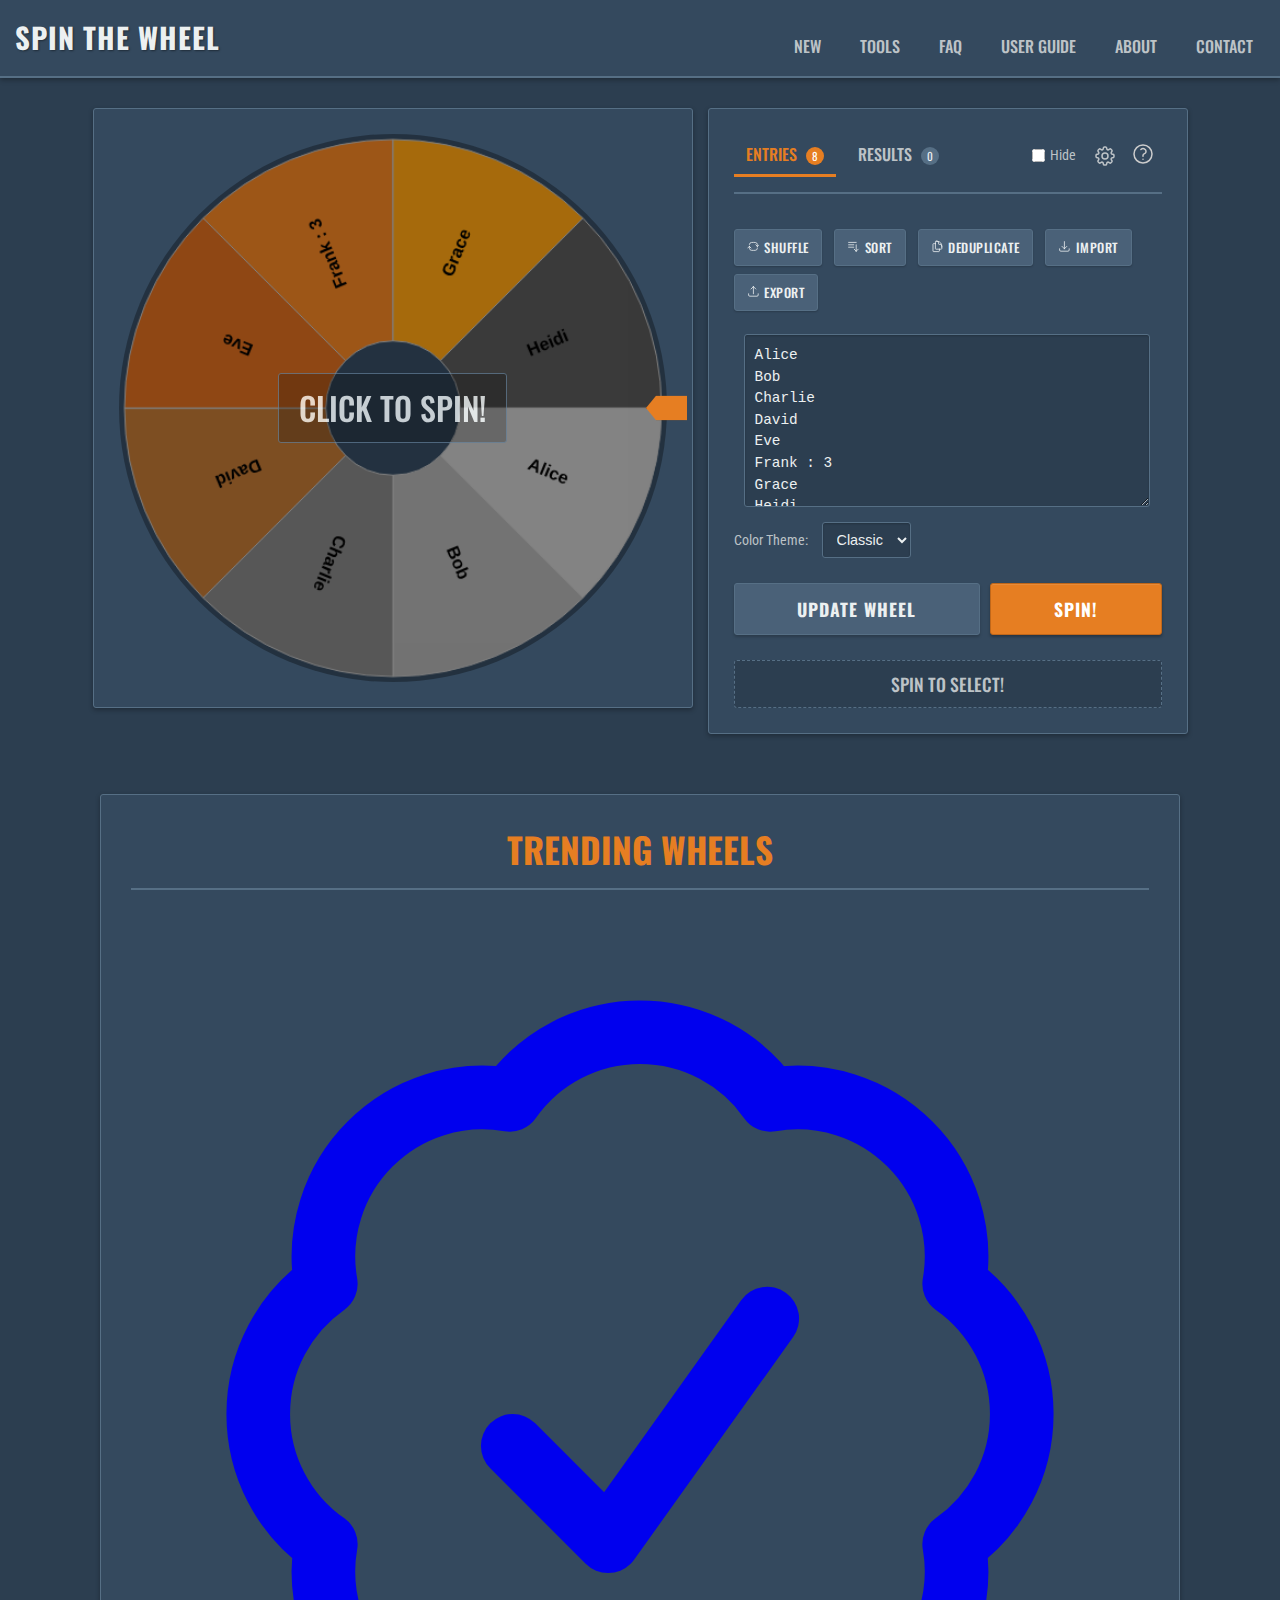
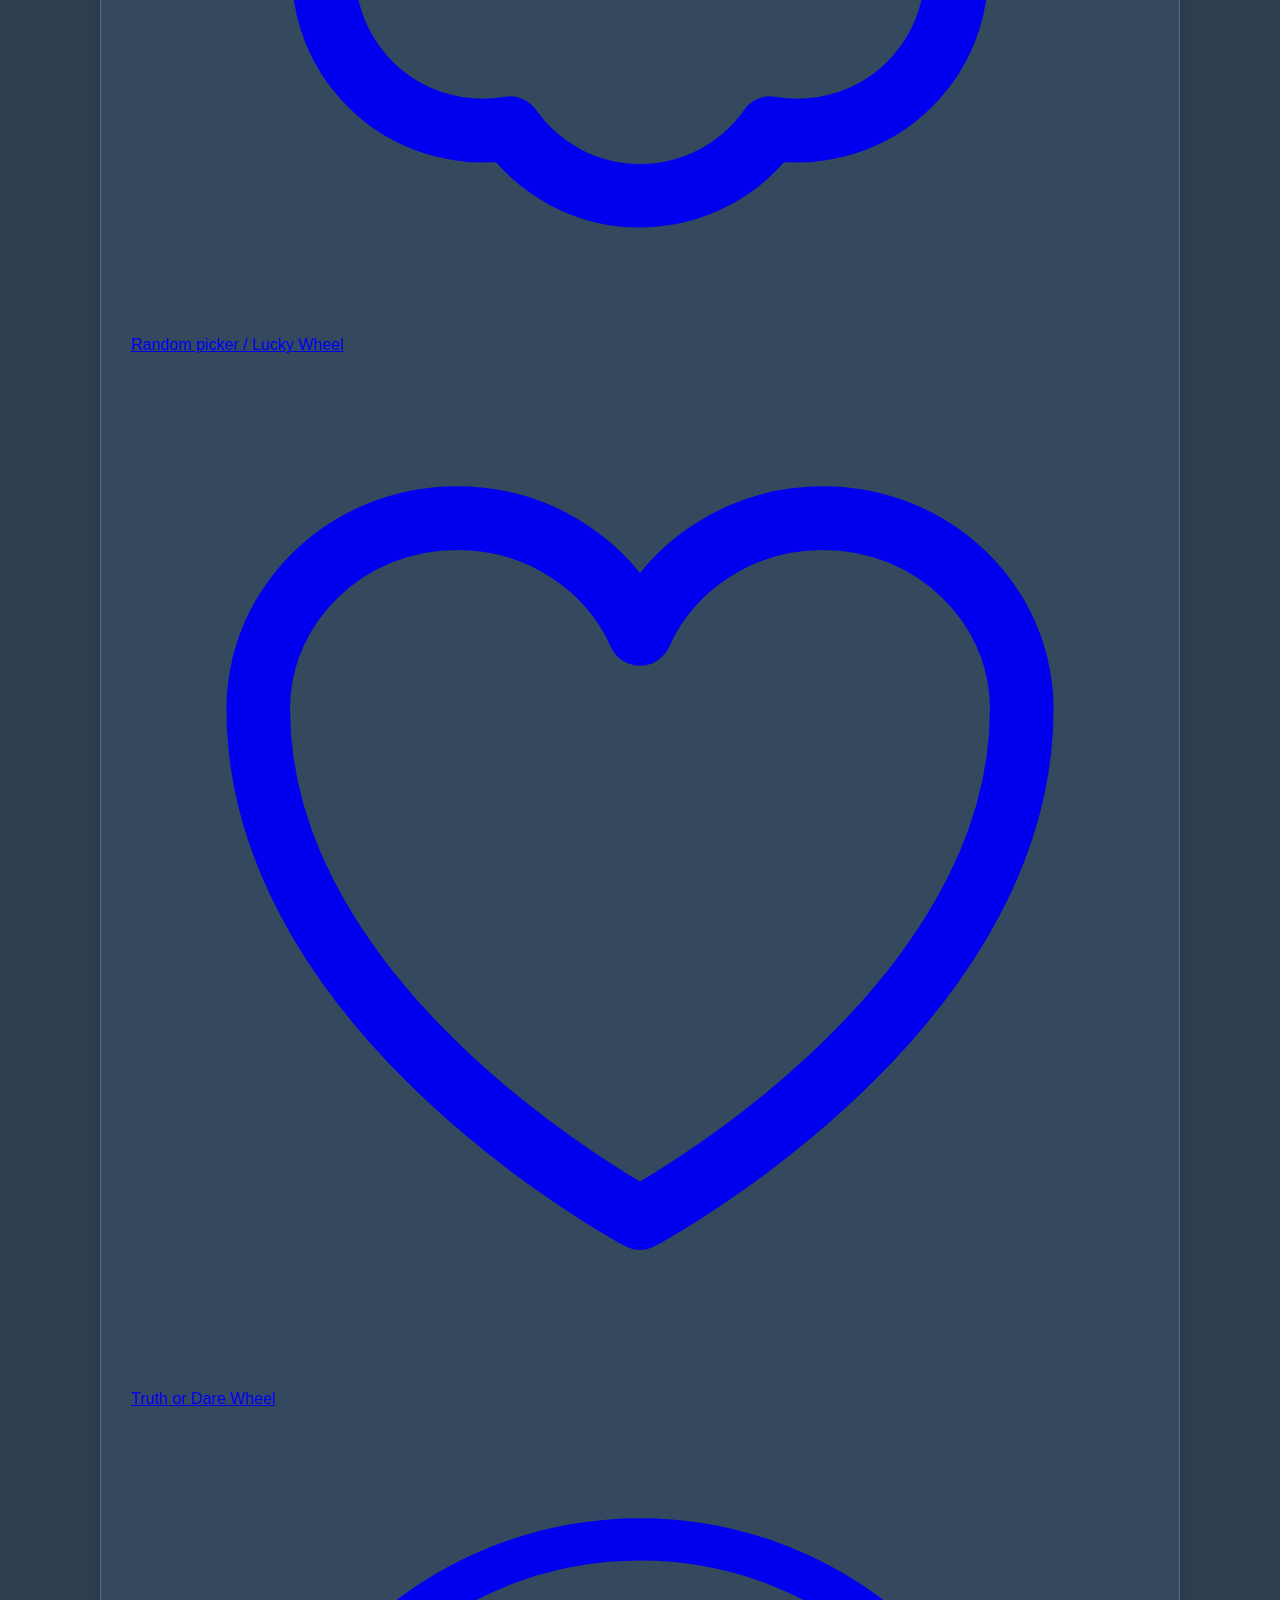
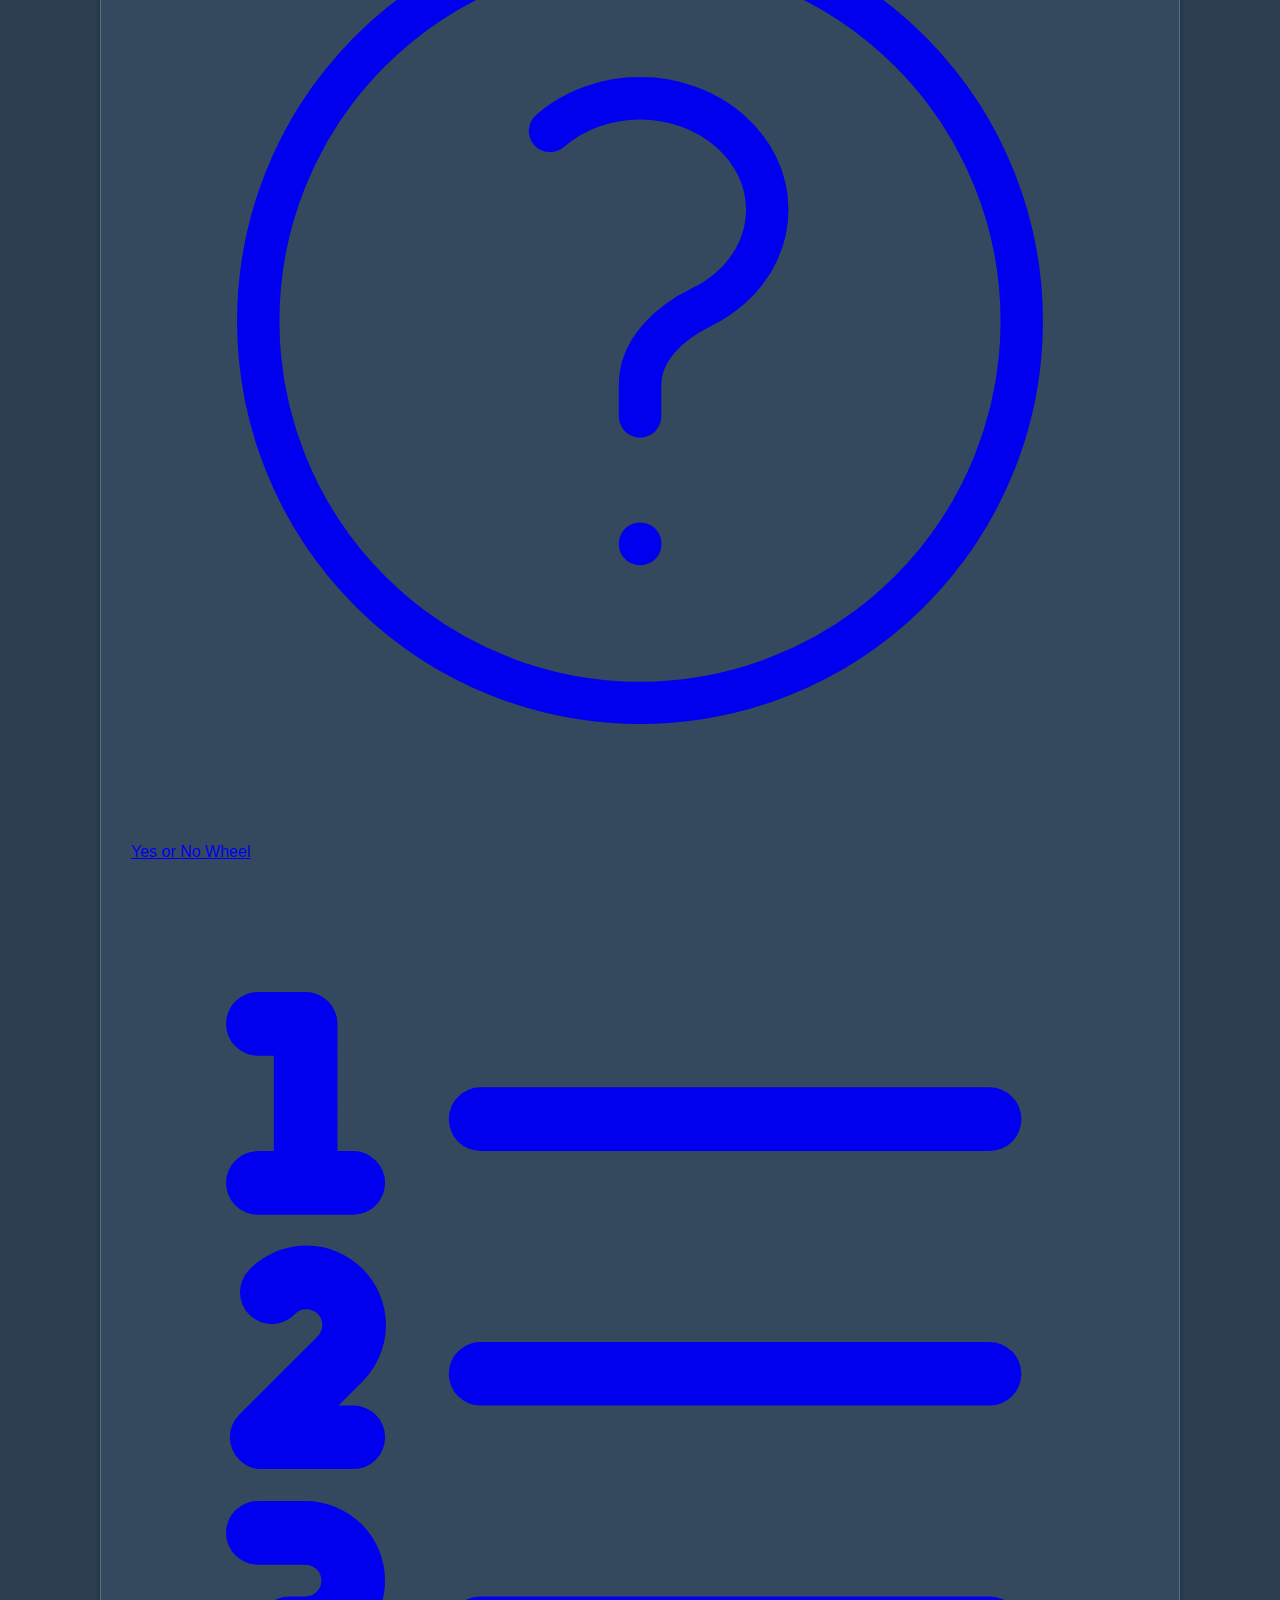
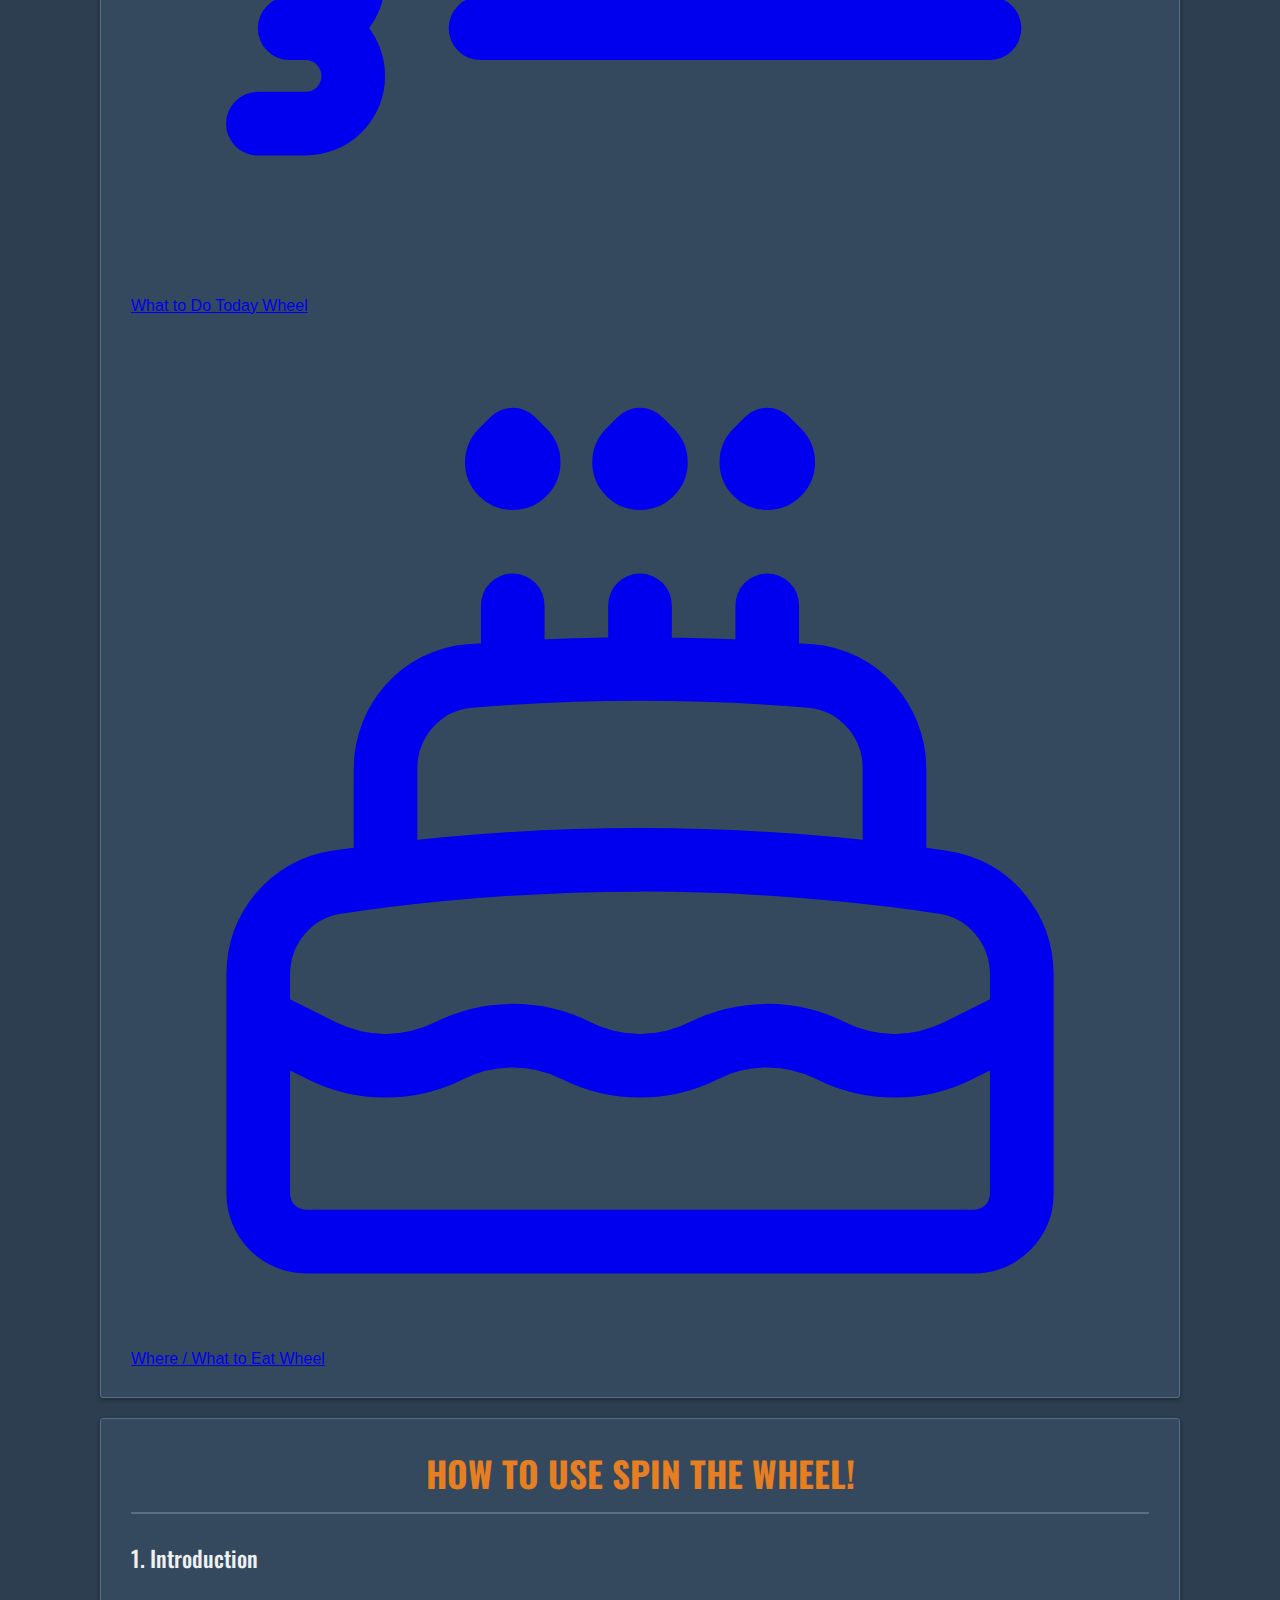
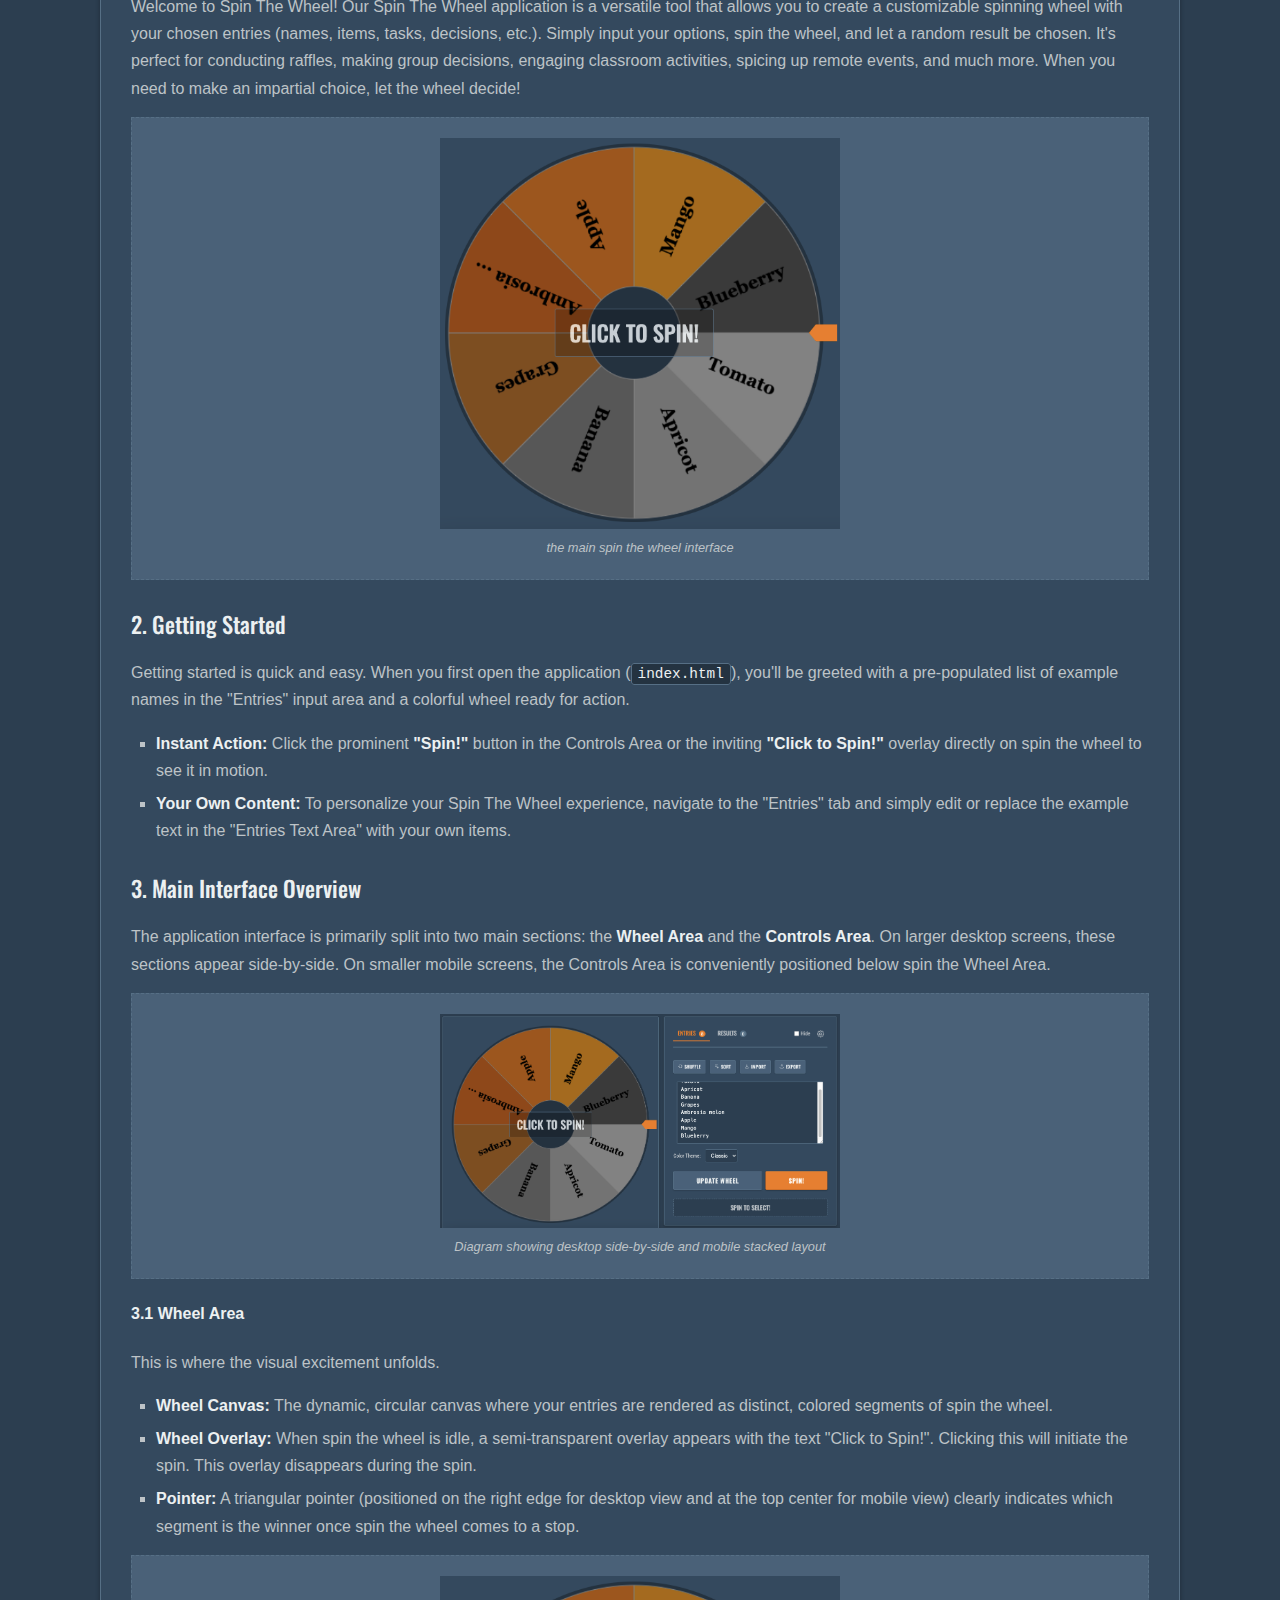
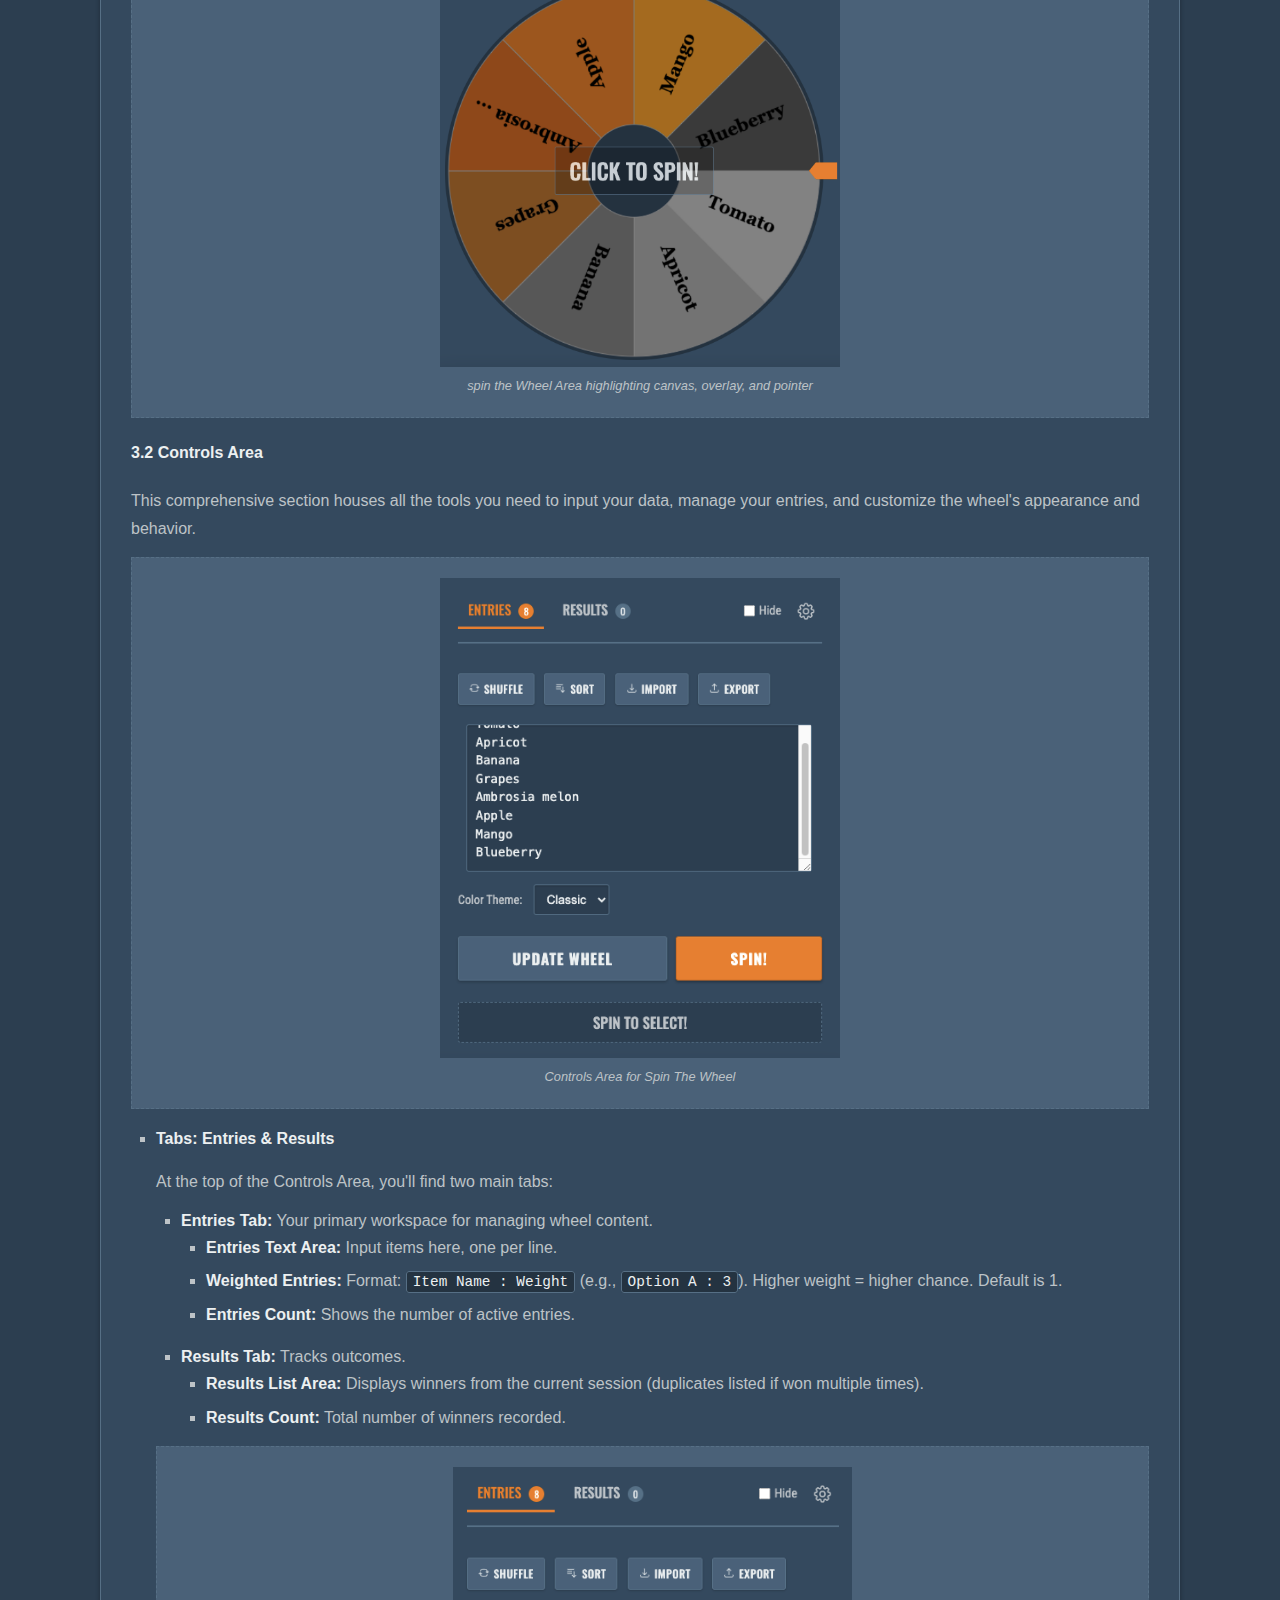
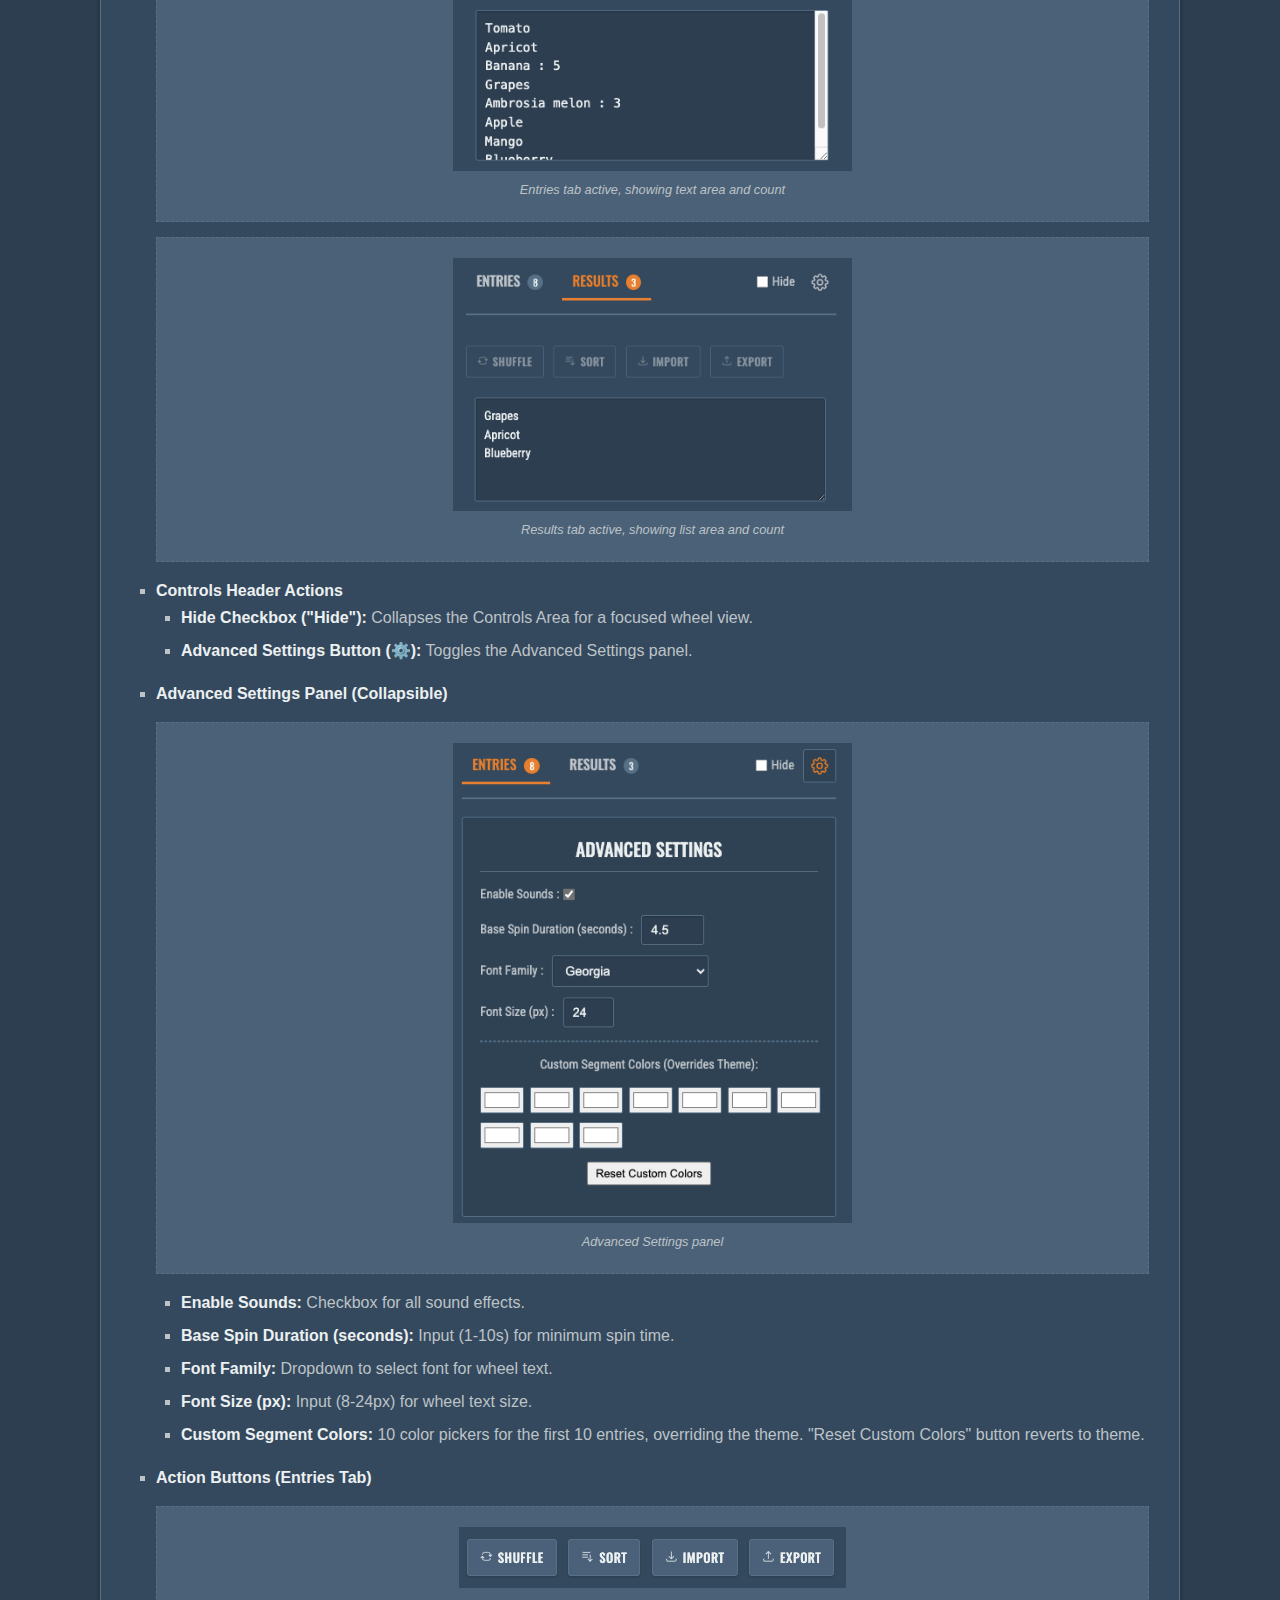
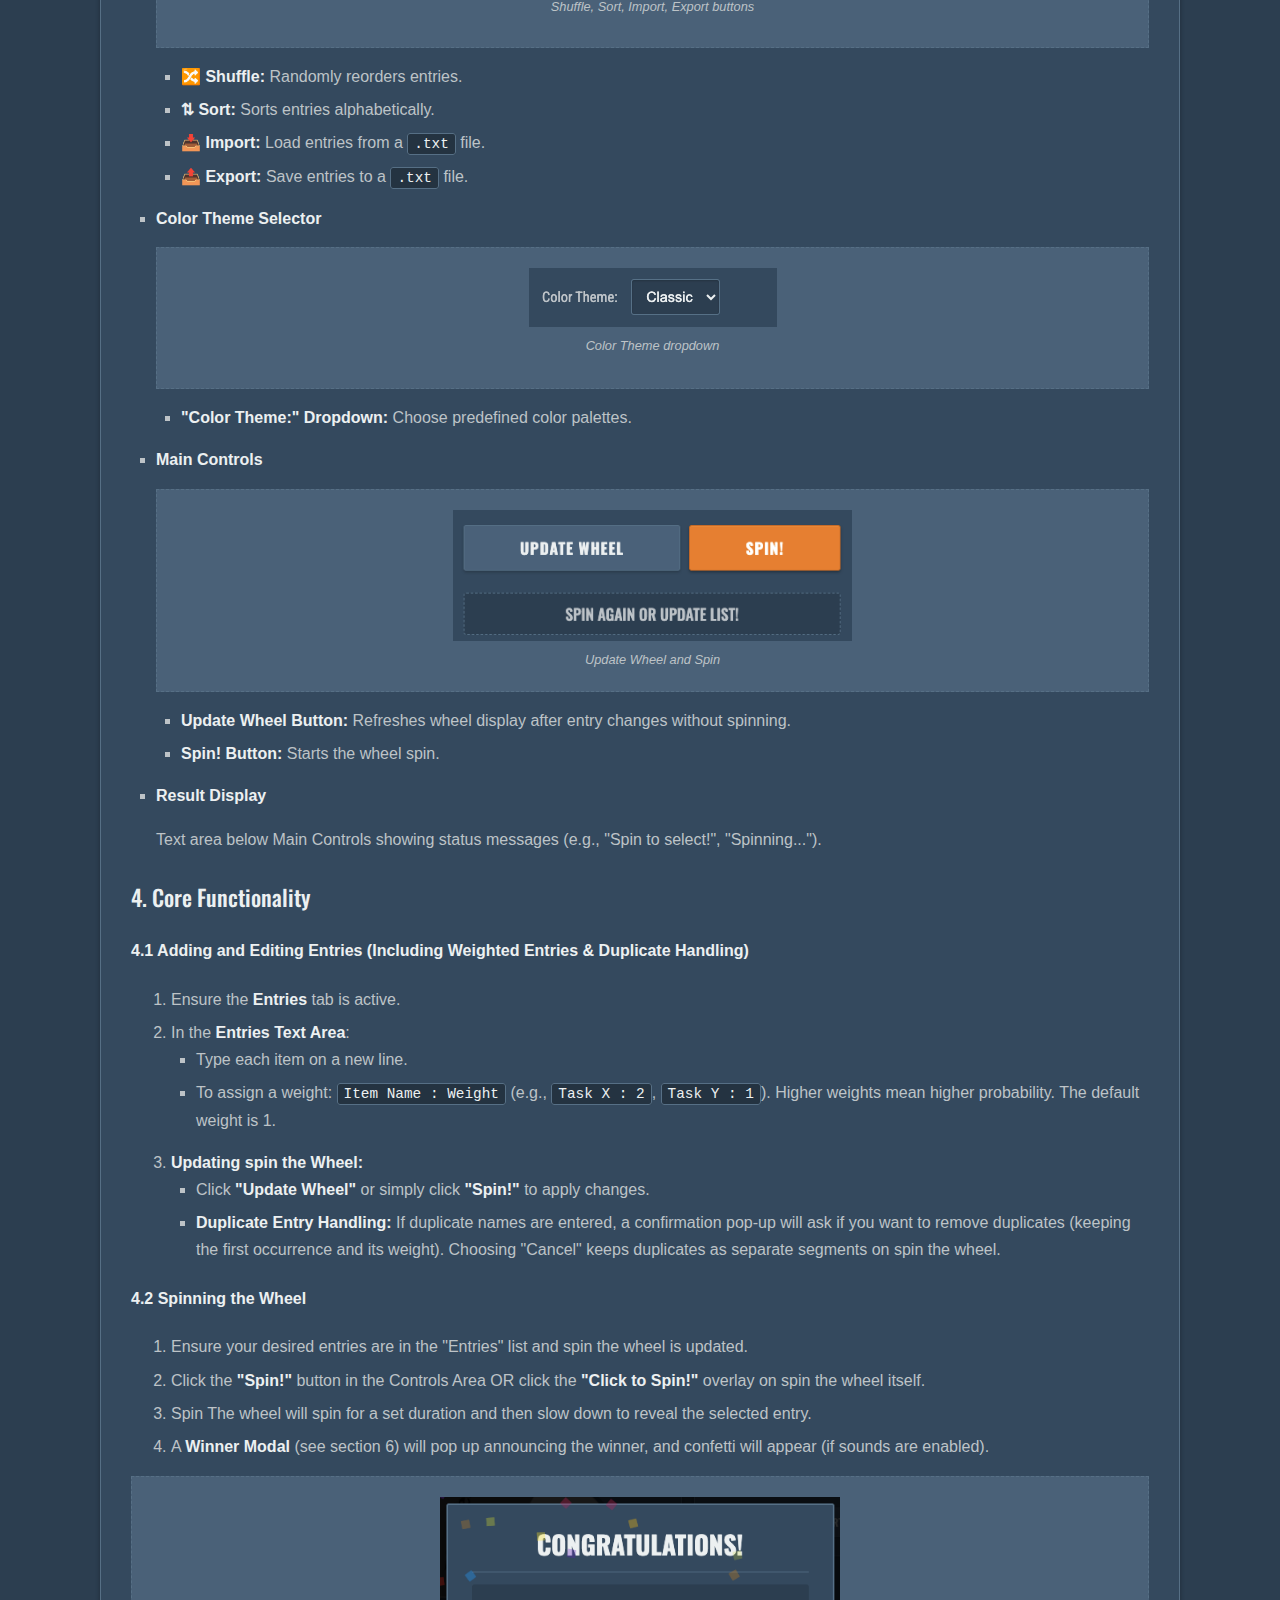
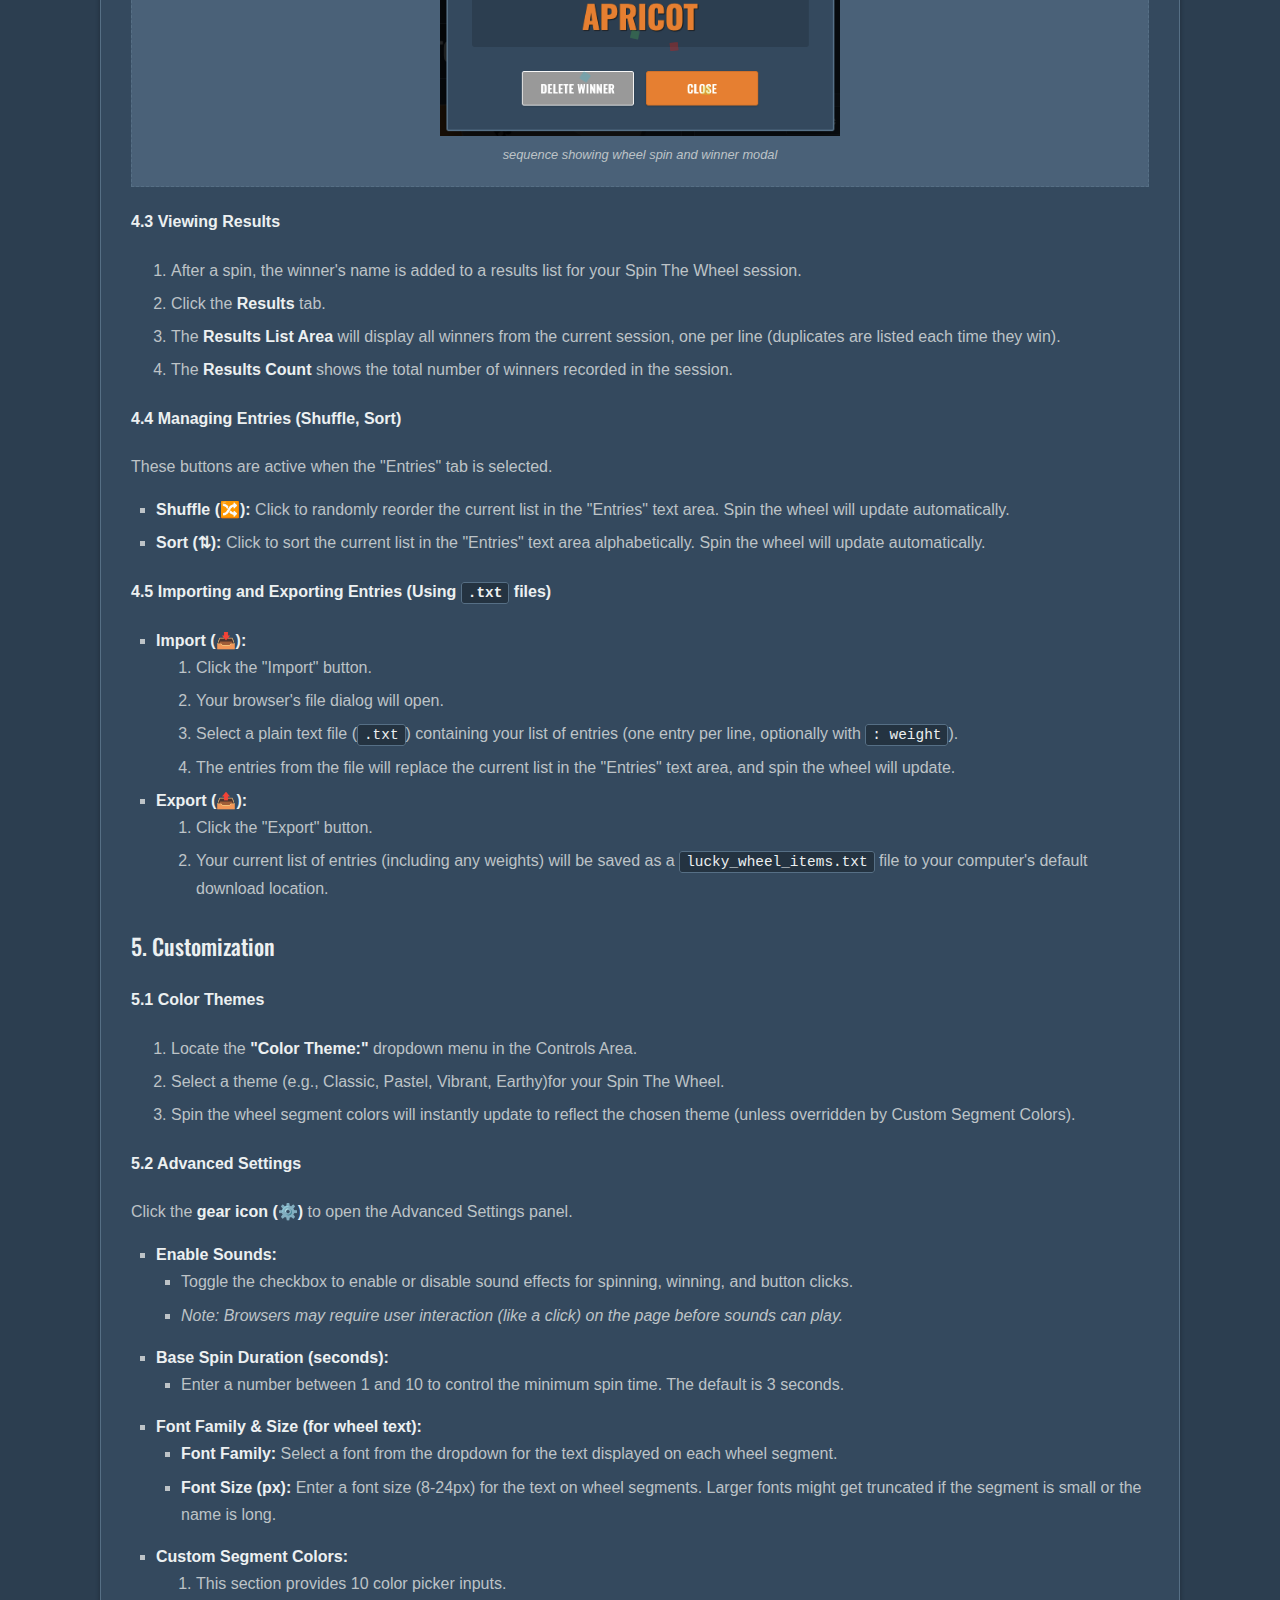
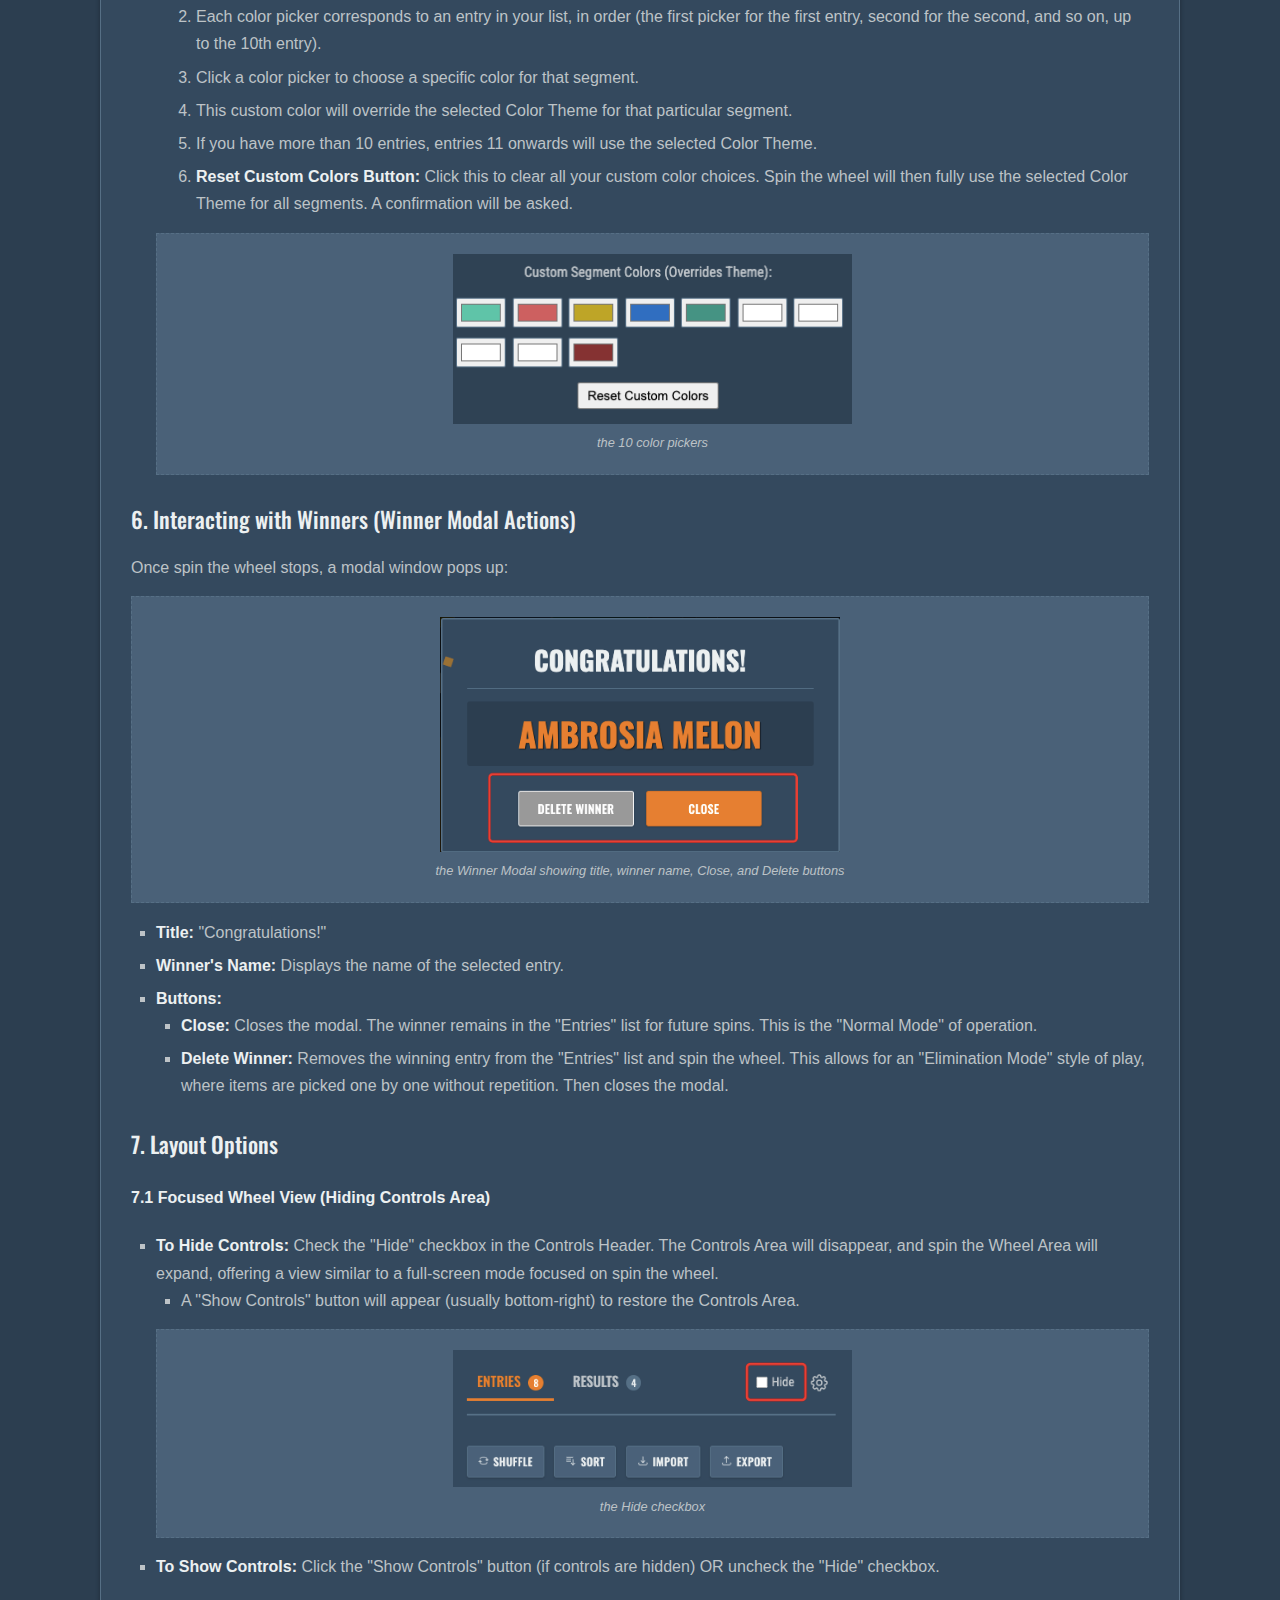
<file: index.html>
<!DOCTYPE html>
<html lang="en">
<head>
    <meta charset="UTF-8">
    <meta name="viewport" content="width=device-width, initial-scale=1.0">
    <title>Spin The Wheel - Random Picker / Wheel Decide</title>
    <meta name="description" content="Need to make a random choice? Use our free online spin the Wheel! Easily enter names or items, add weights, and spin for an instant, unbiased result. Ideal for raffles, name picking, and decision making.">

    <meta property="og:title" content="Spin The Wheel - Random Picker / Wheel Decide">
    <meta property="og:description" content="Need to make a random choice? Use our free online spin the Wheel! Easily enter names or items, add weights, and spin for an instant, unbiased result. Ideal for raffles, name picking, and decision making. ">
    <meta property="og:type" content="website">
    <meta property="og:url" content="https://spinwheelonline.org/"> 
    <meta property="og:image" content="./static/img/namepickerwheel-1.png">
    <meta property="og:image:alt" content="Spin The Wheel - Random Picker / Wheel Decide">
    <meta property="og:site_name" content="Spin The Wheel">

    <!-- Twitter Card Meta Tags -->
    <meta name="twitter:card" content="summary_large_image">
    <meta name="twitter:title" content="Spin The Wheel - Random Picker / Wheel Decide">
    <meta name="twitter:description" content="Need to make a random choice? Use our free online spin the Wheel! Easily enter names or items, add weights, and spin for an instant, unbiased result. Ideal for raffles, name picking, and decision making.">
    <meta name="twitter:image" content="./static/img/namepickerwheel-1.png">

    <link rel="canonical" href="https://spinwheelonline.org/">
    <link rel="preconnect" href="https://fonts.googleapis.com">
    <link rel="preconnect" href="https://fonts.gstatic.com" crossorigin>
    <link href="https://fonts.googleapis.com/css2?family=Oswald:wght@400;500;700&family=Roboto+Condensed:wght@400;700&display=swap" rel="stylesheet">
    <link rel="stylesheet" href="./static/css/index.css">

    <link rel="apple-touch-icon" href="./apple-touch-icon.png">
    <link rel="icon" type="image/png" sizes="32x32" href="./favicon-32x32.png">
    <link rel="icon" type="image/png" sizes="16x16" href="./favicon-16x16.png">
    <link rel="manifest" href="./site.webmanifest">
<script type="application/ld+json">
{
  "@context": "https://schema.org",
  "@type": "FAQPage",
  "mainEntity": [
    {
      "@type": "Question",
      "name": "How do I add weighted items?",
      "acceptedAnswer": {
        "@type": "Answer",
        "text": "Easy! When entering items in the \"Entries\" text area, use the format: `Item Name : Weight`. For example, `Steel Beam : 3` will have three times the chance of being picked compared to an item like Rivet : 1 (or an item with no weight specified, which defaults to 1). The wheel segments will visually represent these weights."
      }
    },
    {
      "@type": "Question",
      "name": "Will my list of items and settings be saved if I close the browser?",
      "acceptedAnswer": {
        "@type": "Answer",
        "text": "Yes! Your current list of items, selected color theme, sound preferences, spin duration, font choices, and custom segment colors are automatically saved in your browser's local storage. When you revisit the page using the same browser, these settings should be reloaded."
      }
    },
    {
      "@type": "Question",
      "name": "Is there a limit to how many items I can put on the wheel?",
      "acceptedAnswer": {
        "@type": "Answer",
        "text": "While there isn't a strict technical limit, a very large number of items (e.g., hundreds) might result in very small segments on the wheel, making the text difficult to read. Performance could also slightly degrade with an extremely long list. We recommend a practical number for best visibility and performance."
      }
    },
    {
      "@type": "Question",
      "name": "Can I remove a winner from Spin the wheel after it's selected?",
      "acceptedAnswer": {
        "@type": "Answer",
        "text": "Yes! After a winner is announced, a modal popup will appear. In this popup, you'll see a \"Delete Winner\" button. Clicking this will remove the winning item from your current list and update Spin the wheel."
      }
    },
    {
      "@type": "Question",
      "name": "How does the Hide Controls checkbox work?",
      "acceptedAnswer": {
        "@type": "Answer",
        "text": "You'll find a \"Hide\" checkbox in the header of the controls section. Ticking this will collapse the entire controls panel, giving you a larger, more focused view of the spinning wheel. A \"Show Controls\" button will appear at the bottom-right of the screen to bring the controls back."
      }
    }
  ]
}
</script>
</head>
<body>
    <nav class="navbar-industrial">
        <div class="navbar-brand">
            <h1><a href="/"> Spin The Wheel</a></h1>
        </div>
        <button class="navbar-toggler" aria-label="Toggle navigation" aria-expanded="false" aria-controls="navbarIndustrialNav">
            <span class="toggler-icon"></span>
            <span class="toggler-icon"></span>
            <span class="toggler-icon"></span>
        </button>
        <div class="navbar-collapse" id="navbarIndustrialNav">
            <ul class="navbar-nav">
                <li class="nav-item"><a href="/" class="nav-link">NEW</a></li>
                <li class="nav-item"><a href="#trending-wheels" class="nav-link">tools</a></li>
                <li class="nav-item"><a href="#faq-section" class="nav-link">FAQ</a></li>
                <li class="nav-item"><a href="./user-guide.html" class="nav-link js-scroll-trigger">User Guide</a></li>
                 <li class="nav-item"><a href="./about-us.html" class="nav-link">about</a></li>
                <li class="nav-item"><a href="./contact-us.html" class="nav-link">contact</a></li>
            </ul>
        </div>
    </nav>
    <div class="main-content-wrapper" id="mainContentWrapper">
        <div class="wheel-section">
            <div class="container">
                <div class="wheel-container" id="wheelAreaContainer">
                    <canvas id="wheelCanvas"></canvas>
                    <div class="wheel-overlay"><span>Click to Spin!</span></div>
                    <div class="pointer"></div>
                </div>
            </div>
        </div>
        <div class="controls-section" id="controlsSection">
            <div class="container">
                <div class="controls-header">
                    <div class="tabs">
                        <button class="tab-button active" data-tab="entries">Entries <span class="tab-count" id="entriesCountEl">0</span></button>
                        <button class="tab-button" data-tab="results">Results <span class="tab-count" id="resultsCountEl">0</span></button>
                    </div>
                    <div class="header-actions">
                        <div class="hide-controls-checkbox">
                            <input type="checkbox" id="hideControlsCheckbox">
                            <label for="hideControlsCheckbox" id="hideControlsLabel">Hide</label>
                        </div>
                        <button id="advancedSettingsButton" class="icon-button" title="Advanced Settings">
                            <svg xmlns="http://www.w3.org/2000/svg" fill="none" viewBox="0 0 24 24" stroke-width="1.5">
                              <path stroke-linecap="round" stroke-linejoin="round" d="M10.343 3.94c.09-.542.56-.94 1.11-.94h1.093c.55 0 1.02.398 1.11.94l.149.894c.07.424.384.764.78.93.398.164.855.142 1.205-.108l.737-.527a1.125 1.125 0 0 1 1.45.12l.773.774c.39.389.44 1.002.12 1.45l-.527.737c-.25.35-.272.806-.107 1.204.165.397.505.71.93.78l.893.15c.543.09.94.559.94 1.109v1.094c0 .55-.397 1.02-.94 1.11l-.894.149c-.424.07-.764.383-.929.78-.165.398-.143.854.107 1.204l.527.738c.32.447.269 1.06-.12 1.45l-.774.773a1.125 1.125 0 0 1-1.449.12l-.738-.527c-.35-.25-.806-.272-1.203-.107-.398.165-.71.505-.781.929l-.149.894c-.09.542-.56.94-1.11.94h-1.094c-.55 0-1.019-.398-1.11-.94l-.148-.894c-.071-.424-.384-.764-.781-.93-.398-.164-.854-.142-1.204.108l-.738.527c-.447.32-1.06.269-1.45-.12l-.773-.774a1.125 1.125 0 0 1-.12-1.45l.527-.737c.25-.35.272-.806.108-1.204-.165-.397-.506-.71-.93-.78l-.894-.15c-.542-.09-.94-.56-.94-1.109v-1.094c0-.55.398-1.02.94-1.11l.894-.149c.424-.07.765-.383.93-.78.165-.398.143-.854-.108-1.204l-.526-.738a1.125 1.125 0 0 1 .12-1.45l.773-.773a1.125 1.125 0 0 1 1.45-.12l.737.527c.35.25.807.272 1.204.107.397-.165.71-.505.78-.929l.15-.894Z" />
                              <path stroke-linecap="round" stroke-linejoin="round" d="M15 12a3 3 0 1 1-6 0 3 3 0 0 1 6 0Z" />
                            </svg>
                        </button>
                        <button class="icon-button" title="User Guide"><a href="./user-guide.html" style="color:#ccc" title="User Guide">
                        <svg xmlns="http://www.w3.org/2000/svg" fill="none" viewBox="0 0 24 24" stroke-width="1.5" stroke="currentColor">
                          <path stroke-linecap="round" stroke-linejoin="round" d="M9.879 7.519c1.171-1.025 3.071-1.025 4.242 0 1.172 1.025 1.172 2.687 0 3.712-.203.179-.43.326-.67.442-.745.361-1.45.999-1.45 1.827v.75M21 12a9 9 0 1 1-18 0 9 9 0 0 1 18 0Zm-9 5.25h.008v.008H12v-.008Z" />
                        </svg></a>
                        </button>
                    </div>
                </div>

                <div id="advancedSettingsPanel" class="advanced-settings-panel collapsed">
                    <h2>Advanced Settings</h2>
                    <div class="settings-content">
                        <div class="setting-item">
                            <label for="soundToggleCheckbox">Enable Sounds : </label>
                            <input type="checkbox" id="soundToggleCheckbox">
                        </div>
                        <div class="setting-item">
                            <label for="spinDurationInput">Base Spin Duration (seconds) : </label>
                            <input type="number" id="spinDurationInput" min="1" max="10" step="0.5">
                        </div>
                        <div class="setting-item">
                            <label for="fontFamilySelect">Font Family : </label>
                            <select id="fontFamilySelect"></select>
                        </div>
                        <div class="setting-item">
                            <label for="fontSizeInput">Font Size (px) : </label>
                            <input type="number" id="fontSizeInput" min="8" max="24" step="1">
                        </div>
                        <hr>
                        <div class="custom-colors-section">
                            <p>Custom Segment Colors (Overrides Theme):</p>
                            <div id="customColorPickersContainer" class="custom-color-pickers">
                            </div>
                            <button id="resetCustomColorsButton" class="action-buttons" style="margin-top: 15px; font-size: 0.8rem; padding: 4px 8px;">Reset Custom Colors</button>
                        </div>
                    </div>
                </div>

                <div class="action-buttons">
                    <button id="shuffleButton">
                        <span class="icon">
                            <svg xmlns="http://www.w3.org/2000/svg" fill="none" viewBox="0 0 24 24" stroke-width="1.5">
                               <path stroke-linecap="round" stroke-linejoin="round" d="M19.5 12c0-1.232-.046-2.453-.138-3.662a4.006 4.006 0 0 0-3.7-3.7 48.678 48.678 0 0 0-7.324 0 4.006 4.006 0 0 0-3.7 3.7c-.017.22-.032.441-.046.662M19.5 12l3-3m-3 3-3-3m-12 3c0 1.232.046 2.453.138 3.662a4.006 4.006 0 0 0 3.7 3.7 48.656 48.656 0 0 0 7.324 0 4.006 4.006 0 0 0 3.7-3.7c.017-.22.032-.441.046-.662M4.5 12l3 3m-3-3-3 3" />
                            </svg>
                        </span> Shuffle
                    </button>
                    <button id="sortButton">
                        <span class="icon">
                            <svg xmlns="http://www.w3.org/2000/svg" fill="none" viewBox="0 0 24 24" stroke-width="1.5">
                              <path stroke-linecap="round" stroke-linejoin="round" d="M3 4.5h14.25M3 9h9.75M3 13.5h9.75m4.5-4.5v12m0 0-3.75-3.75M17.25 21 21 17.25" />
                            </svg>
                        </span> Sort
                    </button>
                    <button id="deduplicateButton">
                        <span class="icon">
                        <svg xmlns="http://www.w3.org/2000/svg" fill="none" viewBox="0 0 24 24" stroke-width="1.5" stroke="currentColor">
                          <path stroke-linecap="round" stroke-linejoin="round" d="M15.75 17.25v3.375c0 .621-.504 1.125-1.125 1.125h-9.75a1.125 1.125 0 0 1-1.125-1.125V7.875c0-.621.504-1.125 1.125-1.125H6.75a9.06 9.06 0 0 1 1.5.124m7.5 10.376h3.375c.621 0 1.125-.504 1.125-1.125V11.25c0-4.46-3.243-8.161-7.5-8.876a9.06 9.06 0 0 0-1.5-.124H9.375c-.621 0-1.125.504-1.125 1.125v3.5m7.5 10.375H9.375a1.125 1.125 0 0 1-1.125-1.125v-9.25m12 6.625v-1.875a3.375 3.375 0 0 0-3.375-3.375h-1.5a1.125 1.125 0 0 1-1.125-1.125v-1.5a3.375 3.375 0 0 0-3.375-3.375H9.75" />
                        </svg>
                        </span> Deduplicate
                    </button>
                    <button id="importButton">
                        <span class="icon">
                            <svg xmlns="http://www.w3.org/2000/svg" fill="none" viewBox="0 0 24 24" stroke-width="1.5">
                              <path stroke-linecap="round" stroke-linejoin="round" d="M3 16.5v2.25A2.25 2.25 0 005.25 21h13.5A2.25 2.25 0 0021 18.75V16.5M16.5 12L12 16.5m0 0L7.5 12m4.5 4.5V3" />
                            </svg>
                        </span> Import
                    </button>
                    <button id="exportButton">
                        <span class="icon">
                            <svg xmlns="http://www.w3.org/2000/svg" fill="none" viewBox="0 0 24 24" stroke-width="1.5">
                              <path stroke-linecap="round" stroke-linejoin="round" d="M3 16.5v2.25A2.25 2.25 0 005.25 21h13.5A2.25 2.25 0 0021 18.75V16.5m-13.5-9L12 3m0 0l4.5 4.5M12 3v13.5" />
                            </svg>
                        </span> Export
                    </button>
                    <input type="file" id="fileInput" accept=".txt" style="display: none;">
                </div>
                <textarea id="itemsInput" rows="7" placeholder="Enter one item per line... (e.g., Apple or Banana : 2 for weight)"></textarea>
                <div id="resultsListArea" placeholder="Results will appear here..."></div>
                 <div class="theme-selector-container">
                    <label for="colorThemeSelect">Color Theme:</label>
                    <select id="colorThemeSelect"></select>
                </div>
                <div class="main-controls">
                    <button id="updateButton">Update Wheel</button>
                    <button id="spinButton">Spin!</button>
                </div>
                <div class="result-display" id="resultDisplay">Spin to select!</div>
            </div>
        </div>
        <button id="showControlsButton">Show Controls</button>
    </div>
    <div id="celebrationContainer"></div>

    <div class="modal-overlay" id="winnerModalOverlay">
        <div class="modal" id="winnerModal">
            <div class="modal-content">
                <div class="modal-title-main">Congratulations!</div>
                <div class="winner-name" id="modalWinnerName">Winner Name</div>
                <div class="modal-actions">
                    <button class="modal-button-style delete" id="modalRemoveButton">Delete Winner</button>
                    <button class="modal-button-style close" id="modalCloseButton">Close</button>
                </div>
            </div>
        </div>
    </div>
        <div class="manual-section-wrapper" style="margin-bottom:0;">
 <div class="manual-section" id="trending-wheels" style="padding-bottom: 25px;">
     <h2 style="margin-top:0; text-align:center;">Trending Wheels</h2>
     <div class="trending-links-container">
         <a href="yes-or-no-wheel.html" class="trending-link">
            <svg xmlns="http://www.w3.org/2000/svg" fill="none" viewBox="0 0 24 24" stroke-width="1.5" stroke="currentColor">
              <path stroke-linecap="round" stroke-linejoin="round" d="M9 12.75 11.25 15 15 9.75M21 12c0 1.268-.63 2.39-1.593 3.068a3.745 3.745 0 0 1-1.043 3.296 3.745 3.745 0 0 1-3.296 1.043A3.745 3.745 0 0 1 12 21c-1.268 0-2.39-.63-3.068-1.593a3.746 3.746 0 0 1-3.296-1.043 3.745 3.745 0 0 1-1.043-3.296A3.745 3.745 0 0 1 3 12c0-1.268.63-2.39 1.593-3.068a3.745 3.745 0 0 1 1.043-3.296 3.746 3.746 0 0 1 3.296-1.043A3.746 3.746 0 0 1 12 3c1.268 0 2.39.63 3.068 1.593a3.746 3.746 0 0 1 3.296 1.043 3.746 3.746 0 0 1 1.043 3.296A3.745 3.745 0 0 1 21 12Z" />
            </svg>
             <span>Random picker / Lucky Wheel</span>
         </a>

         <a href="truth-or-dare-wheel.html" class="trending-link">
            <svg xmlns="http://www.w3.org/2000/svg" fill="none" viewBox="0 0 24 24" stroke-width="1.5" stroke="currentColor">
              <path stroke-linecap="round" stroke-linejoin="round" d="M21 8.25c0-2.485-2.099-4.5-4.688-4.5-1.935 0-3.597 1.126-4.312 2.733-.715-1.607-2.377-2.733-4.313-2.733C5.1 3.75 3 5.765 3 8.25c0 7.22 9 12 9 12s9-4.78 9-12Z" />
            </svg>
             <span>Truth or Dare Wheel</span>
         </a>

         <a href="yes-or-no-wheel.html" class="trending-link">
             <svg xmlns="http://www.w3.org/2000/svg" fill="none" viewBox="0 0 24 24" stroke="currentColor">
               <path stroke-linecap="round" stroke-linejoin="round" d="M9.879 7.519c1.171-1.025 3.071-1.025 4.242 0 1.172 1.025 1.172 2.687 0
      3.712-.203.179-.43.326-.67.442-.745.361-1.45.999-1.45 1.827v.75M21 12a9 9 0 11-18 0 9 9 0 0118 0zm-9 5.25h.008v.008H12v-.008z" />
             </svg>
             <span>Yes or No Wheel</span>
         </a>

         <a href="what-to-do-wheel.html" class="trending-link">
            <svg xmlns="http://www.w3.org/2000/svg" fill="none" viewBox="0 0 24 24" stroke-width="1.5" stroke="currentColor">
              <path stroke-linecap="round" stroke-linejoin="round" d="M8.242 5.992h12m-12 6.003H20.24m-12 5.999h12M4.117 7.495v-3.75H2.99m1.125 3.75H2.99m1.125 0H5.24m-1.92 2.577a1.125 1.125 0 1 1 1.591 1.59l-1.83 1.83h2.16M2.99 15.745h1.125a1.125 1.125 0 0 1 0 2.25H3.74m0-.002h.375a1.125 1.125 0 0 1 0 2.25H2.99" />
            </svg>
             <span>What to Do Today Wheel</span>
         </a>

         <a href="what-to-eat-wheel.html" class="trending-link">
            <svg xmlns="http://www.w3.org/2000/svg" fill="none" viewBox="0 0 24 24" stroke-width="1.5" stroke="currentColor">
              <path stroke-linecap="round" stroke-linejoin="round" d="M12 8.25v-1.5m0 1.5c-1.355 0-2.697.056-4.024.166C6.845 8.51 6 9.473 6 10.608v2.513m6-4.871c1.355 0 2.697.056 4.024.166C17.155 8.51 18 9.473 18 10.608v2.513M15 8.25v-1.5m-6 1.5v-1.5m12 9.75-1.5.75a3.354 3.354 0 0 1-3 0 3.354 3.354 0 0 0-3 0 3.354 3.354 0 0 1-3 0 3.354 3.354 0 0 0-3 0 3.354 3.354 0 0 1-3 0L3 16.5m15-3.379a48.474 48.474 0 0 0-6-.371c-2.032 0-4.034.126-6 .371m12 0c.39.049.777.102 1.163.16 1.07.16 1.837 1.094 1.837 2.175v5.169c0 .621-.504 1.125-1.125 1.125H4.125A1.125 1.125 0 0 1 3 20.625v-5.17c0-1.08.768-2.014 1.837-2.174A47.78 47.78 0 0 1 6 13.12M12.265 3.11a.375.375 0 1 1-.53 0L12 2.845l.265.265Zm-3 0a.375.375 0 1 1-.53 0L9 2.845l.265.265Zm6 0a.375.375 0 1 1-.53 0L15 2.845l.265.265Z" />
            </svg>
             <span>Where / What to Eat Wheel</span>
         </a>

     </div>
 </div></div>
        <div class="manual-section-wrapper" style="margin-bottom:0;">
        <div id="user-manual-main" class="manual-section">
            <h2>How to Use Spin The Wheel!</h2>
            <h3 id="introduction">1. Introduction</h3>
            <p>Welcome to Spin The Wheel! Our Spin The Wheel application is a versatile tool that allows you to create a customizable spinning wheel with your chosen entries (names, items, tasks, decisions, etc.). Simply input your options, spin the wheel, and let a random result be chosen. It's perfect for conducting raffles, making group decisions, engaging classroom activities, spicing up remote events, and much more. When you need to make an impartial choice, let the wheel decide!</p>
            <div class="placeholder-image"><img src="./static/img/namepickerwheel-1.png" alt="the main spin the wheel interface"><p>the main spin the wheel interface</p></div>


            <h3 id="getting-started">2. Getting Started</h3>
            <p>Getting started is quick and easy. When you first open the application (<code>index.html</code>), you'll be greeted with a pre-populated list of example names in the "Entries" input area and a colorful wheel ready for action.</p>
            <ul>
                <li><strong>Instant Action:</strong> Click the prominent <strong>"Spin!"</strong> button in the Controls Area or the inviting <strong>"Click to Spin!"</strong> overlay directly on spin the wheel to see it in motion.</li>
                <li><strong>Your Own Content:</strong> To personalize your Spin The Wheel experience, navigate to the "Entries" tab and simply edit or replace the example text in the "Entries Text Area" with your own items.</li>
            </ul>

            <h3 id="main-interface-overview">3. Main Interface Overview</h3>
            <p>The application interface is primarily split into two main sections: the <strong>Wheel Area</strong> and the <strong>Controls Area</strong>. On larger desktop screens, these sections appear side-by-side. On smaller mobile screens, the Controls Area is conveniently positioned below spin the Wheel Area.</p>
            <div class="placeholder-image"><img src="./static/img/main-layout-2.png" alt="Diagram showing desktop side-by-side and mobile stacked layout"><p>Diagram showing desktop side-by-side and mobile stacked layout</p></div>

            <h4 id="wheel-area">3.1 Wheel Area</h4>
            <p>This is where the visual excitement unfolds.</p>
            <ul>
                <li><strong>Wheel Canvas:</strong> The dynamic, circular canvas where your entries are rendered as distinct, colored segments of spin the wheel.</li>
                <li><strong>Wheel Overlay:</strong> When spin the wheel is idle, a semi-transparent overlay appears with the text "Click to Spin!". Clicking this will initiate the spin. This overlay disappears during the spin.</li>
                <li><strong>Pointer:</strong> A triangular pointer (positioned on the right edge for desktop view and at the top center for mobile view) clearly indicates which segment is the winner once spin the wheel comes to a stop.</li>
            </ul>
            <div class="placeholder-image"><img src="./static/img/namepickerwheel-1.png" alt="spin the Wheel Area highlighting canvas, overlay, and pointer"><p>spin the Wheel Area highlighting canvas, overlay, and pointer</p></div>

            <h4 id="controls-area">3.2 Controls Area</h4>
            <p>This comprehensive section houses all the tools you need to input your data, manage your entries, and customize the wheel's appearance and behavior.</p>
            <div class="placeholder-image"><img src="./static/img/controls-4.png" alt="Controls Area for Spin The Wheel"><p>Controls Area for Spin The Wheel</p></div>
            <ul>
                <li><strong>Tabs: Entries & Results</strong>
                    <p>At the top of the Controls Area, you'll find two main tabs:</p>
                    <ul>
                        <li><strong>Entries Tab:</strong> Your primary workspace for managing wheel content.
                            <ul>
                                <li><strong>Entries Text Area:</strong> Input items here, one per line.</li>
                                <li><strong>Weighted Entries:</strong> Format: <code>Item Name : Weight</code> (e.g., <code>Option A : 3</code>). Higher weight = higher chance. Default is 1.</li>
                                <li><strong>Entries Count:</strong> Shows the number of active entries.</li>
                            </ul>
                        </li>
                        <li><strong>Results Tab:</strong> Tracks outcomes.
                            <ul>
                                <li><strong>Results List Area:</strong> Displays winners from the current session (duplicates listed if won multiple times).</li>
                                <li><strong>Results Count:</strong> Total number of winners recorded.</li>
                            </ul>
                        </li>
                    </ul>
                    <div class="placeholder-image"><img src="./static/img/entries-5.png" alt="Entries tab active, showing text area and count"><p>Entries tab active, showing text area and count</p></div>
                    <div class="placeholder-image"><img src="./static/img/results-6.png" alt="Results tab active, showing list area and count"><p>Results tab active, showing list area and count</p></div>
                </li>
                <li><strong>Controls Header Actions</strong>
                    <ul>
                        <li><strong>Hide Checkbox ("Hide"):</strong> Collapses the Controls Area for a focused wheel view.</li>
                        <li><strong>Advanced Settings Button (⚙️):</strong> Toggles the Advanced Settings panel.</li>
                    </ul>
                </li>
                <li><strong>Advanced Settings Panel (Collapsible)</strong>
                     <div class="placeholder-image"><img src="./static/img/settings-panel-7.png" alt="Advanced Settings panel"><p>Advanced Settings panel</p></div>
                    <ul>
                        <li><strong>Enable Sounds:</strong> Checkbox for all sound effects.</li>
                        <li><strong>Base Spin Duration (seconds):</strong> Input (1-10s) for minimum spin time.</li>
                        <li><strong>Font Family:</strong> Dropdown to select font for wheel text.</li>
                        <li><strong>Font Size (px):</strong> Input (8-24px) for wheel text size.</li>
                        <li><strong>Custom Segment Colors:</strong> 10 color pickers for the first 10 entries, overriding the theme. "Reset Custom Colors" button reverts to theme.</li>
                    </ul>
                </li>
                <li><strong>Action Buttons (Entries Tab)</strong>
                    <div class="placeholder-image"><img src="./static/img/shuffle-8.png" alt="Shuffle, Sort, Import, Export buttons"><p>Shuffle, Sort, Import, Export buttons</p></div>
                    <ul>
                        <li><strong>🔀 Shuffle:</strong> Randomly reorders entries.</li>
                        <li><strong>⇅ Sort:</strong> Sorts entries alphabetically.</li>
                        <li><strong>📥 Import:</strong> Load entries from a <code>.txt</code> file.</li>
                        <li><strong>📤 Export:</strong> Save entries to a <code>.txt</code> file.</li>
                    </ul>
                </li>
                <li><strong>Color Theme Selector</strong>
                    <div class="placeholder-image"><img src="./static/img/theme-9.png" alt="Color Theme dropdown"><p>Color Theme dropdown</p></div>
                    <ul>
                        <li><strong>"Color Theme:" Dropdown:</strong> Choose predefined color palettes.</li>
                    </ul>
                </li>
                <li><strong>Main Controls</strong>
                     <div class="placeholder-image"><img src="./static/img/updatewheel-10.png" alt="Update Wheel and Spin!"><p>Update Wheel and Spin</p></div>
                    <ul>
                        <li><strong>Update Wheel Button:</strong> Refreshes wheel display after entry changes without spinning.</li>
                        <li><strong>Spin! Button:</strong> Starts the wheel spin.</li>
                    </ul>
                </li>
                <li><strong>Result Display</strong>
                    <p>Text area below Main Controls showing status messages (e.g., "Spin to select!", "Spinning...").</p>
                </li>
            </ul>

            <h3 id="core-functionality">4. Core Functionality</h3>

            <h4 id="adding-entries">4.1 Adding and Editing Entries (Including Weighted Entries & Duplicate Handling)</h4>
            <ol>
                <li>Ensure the <strong>Entries</strong> tab is active.</li>
                <li>In the <strong>Entries Text Area</strong>:
                    <ul>
                        <li>Type each item on a new line.</li>
                        <li>To assign a weight: <code>Item Name : Weight</code> (e.g., <code>Task X : 2</code>, <code>Task Y : 1</code>). Higher weights mean higher probability. The default weight is 1.</li>
                    </ul>
                </li>
                <li><strong>Updating spin the Wheel:</strong>
                    <ul>
                        <li>Click <strong>"Update Wheel"</strong> or simply click <strong>"Spin!"</strong> to apply changes.</li>
                        <li><strong>Duplicate Entry Handling:</strong> If duplicate names are entered, a confirmation pop-up will ask if you want to remove duplicates (keeping the first occurrence and its weight). Choosing "Cancel" keeps duplicates as separate segments on spin the wheel.</li>
                    </ul>
                </li>
            </ol>

            <h4 id="spinning-wheel">4.2 Spinning the Wheel</h4>
            <ol>
                <li>Ensure your desired entries are in the "Entries" list and spin the wheel is updated.</li>
                <li>Click the <strong>"Spin!"</strong> button in the Controls Area OR click the <strong>"Click to Spin!"</strong> overlay on spin the wheel itself.</li>
                <li>Spin The wheel will spin for a set duration and then slow down to reveal the selected entry.</li>
                <li>A <strong>Winner Modal</strong> (see section 6) will pop up announcing the winner, and confetti will appear (if sounds are enabled).</li>
            </ol>
            <div class="placeholder-image"><img src="./static/img/congratulations-11.png" alt="sequence showing wheel spin and winner modal"><p>sequence showing wheel spin and winner modal</p></div>

            <h4 id="viewing-results">4.3 Viewing Results</h4>
            <ol>
                <li>After a spin, the winner's name is added to a results list for your Spin The Wheel session.</li>
                <li>Click the <strong>Results</strong> tab.</li>
                <li>The <strong>Results List Area</strong> will display all winners from the current session, one per line (duplicates are listed each time they win).</li>
                <li>The <strong>Results Count</strong> shows the total number of winners recorded in the session.</li>
            </ol>

            <h4 id="managing-entries">4.4 Managing Entries (Shuffle, Sort)</h4>
            <p>These buttons are active when the "Entries" tab is selected.</p>
            <ul>
                <li><strong>Shuffle (🔀):</strong> Click to randomly reorder the current list in the "Entries" text area. Spin the wheel will update automatically.</li>
                <li><strong>Sort (⇅):</strong> Click to sort the current list in the "Entries" text area alphabetically. Spin the wheel will update automatically.</li>
            </ul>

            <h4 id="importing-exporting">4.5 Importing and Exporting Entries (Using <code>.txt</code> files)</h4>
            <ul>
                <li><strong>Import (📥):</strong>
                    <ol>
                        <li>Click the "Import" button.</li>
                        <li>Your browser's file dialog will open.</li>
                        <li>Select a plain text file (<code>.txt</code>) containing your list of entries (one entry per line, optionally with <code>: weight</code>).</li>
                        <li>The entries from the file will replace the current list in the "Entries" text area, and spin the wheel will update.</li>
                    </ol>
                </li>
                <li><strong>Export (📤):</strong>
                    <ol>
                        <li>Click the "Export" button.</li>
                        <li>Your current list of entries (including any weights) will be saved as a <code>lucky_wheel_items.txt</code> file to your computer's default download location.</li>
                    </ol>
                </li>
            </ul>

            <h3 id="customization">5. Customization</h3>

            <h4 id="color-themes">5.1 Color Themes</h4>
            <ol>
                <li>Locate the <strong>"Color Theme:"</strong> dropdown menu in the Controls Area.</li>
                <li>Select a theme (e.g., Classic, Pastel, Vibrant, Earthy)for your Spin The Wheel.</li>
                <li>Spin the wheel segment colors will instantly update to reflect the chosen theme (unless overridden by Custom Segment Colors).</li>
            </ol>

            <h4 id="advanced-settings">5.2 Advanced Settings</h4>
            <p>Click the <strong>gear icon (⚙️)</strong> to open the Advanced Settings panel.</p>
            <ul>
                <li><strong>Enable Sounds:</strong>
                    <ul>
                        <li>Toggle the checkbox to enable or disable sound effects for spinning, winning, and button clicks.</li>
                        <li><em>Note: Browsers may require user interaction (like a click) on the page before sounds can play.</em></li>
                    </ul>
                </li>
                <li><strong>Base Spin Duration (seconds):</strong>
                    <ul>
                        <li>Enter a number between 1 and 10 to control the minimum spin time. The default is 3 seconds.</li>
                    </ul>
                </li>
                <li><strong>Font Family & Size (for wheel text):</strong>
                    <ul>
                        <li><strong>Font Family:</strong> Select a font from the dropdown for the text displayed on each wheel segment.</li>
                        <li><strong>Font Size (px):</strong> Enter a font size (8-24px) for the text on wheel segments. Larger fonts might get truncated if the segment is small or the name is long.</li>
                    </ul>
                </li>
                <li><strong>Custom Segment Colors:</strong>
                    <ol>
                        <li>This section provides 10 color picker inputs.</li>
                        <li>Each color picker corresponds to an entry in your list, in order (the first picker for the first entry, second for the second, and so on, up to the 10th entry).</li>
                        <li>Click a color picker to choose a specific color for that segment.</li>
                        <li>This custom color will override the selected Color Theme for that particular segment.</li>
                        <li>If you have more than 10 entries, entries 11 onwards will use the selected Color Theme.</li>
                        <li><strong>Reset Custom Colors Button:</strong> Click this to clear all your custom color choices. Spin the wheel will then fully use the selected Color Theme for all segments. A confirmation will be asked.</li>
                    </ol>
                     <div class="placeholder-image"><img src="./static/img/color-pickers-12.png" alt="the 10 color pickers"><p>the 10 color pickers</p></div>
                </li>
            </ul>

            <h3 id="interacting-winners">6. Interacting with Winners (Winner Modal Actions)</h3>
            <p>Once spin the wheel stops, a modal window pops up:</p>
            <div class="placeholder-image"><img src="./static/img/winner-modal-13.png" alt="the Winner Modal showing title, winner name, Close, and Delete buttons"><p>the Winner Modal showing title, winner name, Close, and Delete buttons</p></div>
            <ul>
                <li><strong>Title:</strong> "Congratulations!"</li>
                <li><strong>Winner's Name:</strong> Displays the name of the selected entry.</li>
                <li><strong>Buttons:</strong>
                    <ul>
                        <li><strong>Close:</strong> Closes the modal. The winner remains in the "Entries" list for future spins. This is the "Normal Mode" of operation.</li>
                        <li><strong>Delete Winner:</strong> Removes the winning entry from the "Entries" list and spin the wheel. This allows for an "Elimination Mode" style of play, where items are picked one by one without repetition. Then closes the modal.</li>
                    </ul>
                </li>
            </ul>

            <h3 id="layout-options">7. Layout Options</h3>
            <h4 id="focused-view">7.1 Focused Wheel View (Hiding Controls Area)</h4>
            <ul>
                <li><strong>To Hide Controls:</strong> Check the "Hide" checkbox in the Controls Header. The Controls Area will disappear, and spin the Wheel Area will expand, offering a view similar to a full-screen mode focused on spin the wheel.
                    <ul>
                        <li>A "Show Controls" button will appear (usually bottom-right) to restore the Controls Area.</li>
                    </ul>
                    <div class="placeholder-image"><img src="./static/img/hidemode-14.png" alt="the Hide checkbox"><p>the Hide checkbox</p></div>
                </li>
                <li><strong>To Show Controls:</strong> Click the "Show Controls" button (if controls are hidden) OR uncheck the "Hide" checkbox.</li>
            </ul>

            <h3 id="data-persistence">8. Data Persistence (Automatic Local Saving)</h3>
            <p>The application automatically saves the following in your web browser's local storage:</p>
            <ul>
                <li>Your list of entries (including weights).</li>
                <li>The selected Color Theme.</li>
                <li>The state of the Advanced Settings panel (expanded or collapsed).</li>
                <li>Sound enabled/disabled state.</li>
                <li>Base spin duration.</li>
                <li>Selected font family and size.</li>
                <li>Your custom segment color choices.</li>
            </ul>
            <p>This means when you close the browser tab and reopen Spin The Wheel later (using the same browser), your previous setup will be restored. This data is stored locally in your browser and is not sent to any server.</p>

            <h3 id="tips-notes">9. Tips and Notes</h3>
            <ul>
                <li><strong>No Internet Required (After Initial Load):</strong> Once the page is loaded, you can use the tool offline.</li>
                <li><strong>Clearing Browser Data:</strong> If you clear your browser's cache or local storage for this site, your saved entries and settings will be lost. Use "Export" to back up important lists.</li>
                <li><strong>Many Entries:</strong> spin the wheel can support many entries, but very long names or a very large number of entries might make the text on segments small or hard to read. Use the Font Size setting to adjust.</li>
                <li><strong>Performance:</strong> With an extremely large number of entries (hundreds or thousands), performance might degrade slightly during wheel drawing or spinning, depending on your computer.</li>
                <li><strong>Sound Issues:</strong> If sounds don't play, ensure they are enabled in Advanced Settings. Some browsers block auto-playing sounds until you interact with the page (e.g., click a button). Ensure sound files (`spin.mp3`, `win.mp3`, `whoosh.mp3`) are accessible to the HTML file.</li>
            </ul>
            <hr>
            <p><em>Enjoy using Spin The Wheel - Random Picker / Wheel Decide!</em></p>
        </div></div>
<!-- START: ADDED USE CASES SECTION -->
<div class="use-cases-section-wrapper container" id="new-section" style="display:none;">
    <div class="w1080">
    <h2>Spin The Wheel to make random choices</h2>
    <div class="use-cases-grid">

        <div class="use-case-card">
            <div class="use-case-icon">🍽️</div>
            <h3>What to Eat</h3>
            <p>Can't decide? Let Spin the wheel help you choose your next meal and end daily dilemmas!</p>
        </div>

        <div class="use-case-card">
            <div class="use-case-icon">🎲</div>
            <h3>Truth or Dare</h3>
            <p>Truth or Dare, or picking the next party game – let Spin the wheel add random fun to your gatherings.</p>
        </div>

        <div class="use-case-card">
            <div class="use-case-icon">🧑‍🏫</div>
            <h3>Random Name Picker</h3>
            <p>Randomly select students for questions or activities, ensuring fairness and boosting engagement.</p>
        </div>

        <div class="use-case-card">
            <div class="use-case-icon">✈️</div>
            <h3>Wheel Spinner for Travel Destinations</h3>
            <p>Have a few dream destinations? Use Spin the wheel to make that exciting, random choice!</p>
        </div>

        <div class="use-case-card">
            <div class="use-case-icon">🎁</div>
            <h3>Reward Wheel</h3>
            <p>Give yourself a small, random reward after completing a task to boost motivation and surprise.</p>
        </div>

        <div class="use-case-card">
            <div class="use-case-icon">🧹</div>
            <h3>Wheel Of Chores</h3>
            <p>Make assigning chores less tedious! Spin the wheel for a fun and fair way to decide who does what.</p>
        </div>
        
        </div>
    </div>
</div>


<div id="faq-section" class="manual-section container" style="display:none;margin-top:20px;">
    <h2>Spin The Wheel Frequently Asked Questions (FAQ)</h2>
    <p>Here are some common questions:</p>
    <ul>
<li><strong>Q: How do I add items with different chances of being selected? (Weighted Entries)</strong><br>
A: Easy! When entering items in the "Entries" text area, use the format: <code>Item Name : Weight</code>. For example, <code>Steel Beam : 3</code> will have three times the chance of being picked compared to an item like Rivet : 1 (or an item with no weight specified, which defaults to 1). Spin The wheel segments will visually represent these weights.</li>
<li><strong>Q: Will my list of items and settings be saved if I close the browser?</strong><br>
A: Yes! Your current list of items, selected color theme, sound preferences, spin duration, font choices, and custom segment colors are automatically saved in your browser's local storage. When you revisit the page using the same browser, these settings should be reloaded.</li>
<li><strong>Q: Is there a limit to how many items I can put on Spin the wheel?</strong><br>
A: Find answers to common questions about using the Spin The Wheel tool. While there isn't a strict technical limit, a very large number of items (e.g., hundreds) might result in very small segments on Spin the wheel, making the text difficult to read. Performance could also slightly degrade with an extremely long list. We recommend a practical number for best visibility and performance.</li>
<li><strong>Q: How do the "Custom Segment Colors" in Advanced Settings work?</strong><br>
A: In the "Advanced Settings" panel (click the ⚙️ icon), you'll find 10 color pickers. Each picker corresponds to an item in your list, starting from the top (the first picker for the first item, second for the second, and so on, up to the 10th item). Choosing a color here will override the selected theme color for that specific segment on Spin the wheel. Click "Reset Custom Colors" to revert to theme colors.</li>
<li><strong>Q: What happens if I clear my browser's cache or data?</strong><br>
A: If you clear your browser's local storage for this website, your saved item list and customized settings will unfortunately be erased.</li>
<li><strong>Q: How can I share my wheel setup with others?</strong><br>
A: Currently, our tool focuses on individual use with local browser storage. For sharing, you can use the "Export" button (found under the "Entries" tab) to save your item list as a .txt file. You can then share this file with others, and they can use the "Import" button on their end to load your list. Direct link sharing for the entire wheel setup (including visual customizations) is not a feature at this moment.</li>
<li><strong>Q: Can I remove a winner from Spin the wheel after it's selected?</strong><br>
A: Yes! After a winner is announced, a modal popup will appear. In this popup, you'll see a "Delete Winner" button. Clicking this will remove the winning item from your current list and update Spin the wheel.</li>
<li><strong>Q: What do the "Shuffle" and "Sort" buttons do?</strong><br>
A: These buttons are located under the "Entries" tab.
[icon: 🔀 ] Shuffle: Randomly reorders the items currently in your "Entries" text area.
[icon: ↕️ ] Sort: Arranges the items in your "Entries" text area alphabetically (A-Z).</li>
<li><strong>Q: How does the "Hide Controls" checkbox work?</strong><br>
A: You'll find a "Hide" checkbox in the header of the controls section. Ticking this will collapse the entire controls panel, giving you a larger, more focused view of the spin the  wheel. A "Show Controls" button will appear at the bottom-right of the screen to bring the controls back.</li>
    </ul>
</div>
<footer>
    <p>© 2025 Spin The Wheel. All Rights Reserved. <a href="./privacy-policy.html">Privacy Policy</a> | <a href="./terms-of-use.html">Terms of Use</a> | <a href="./user-guide.html">Help</a></p>
</footer>

    <script src="./static/js/truth-or-dare-wheel.js"></script>
</body>
</html>
</file>
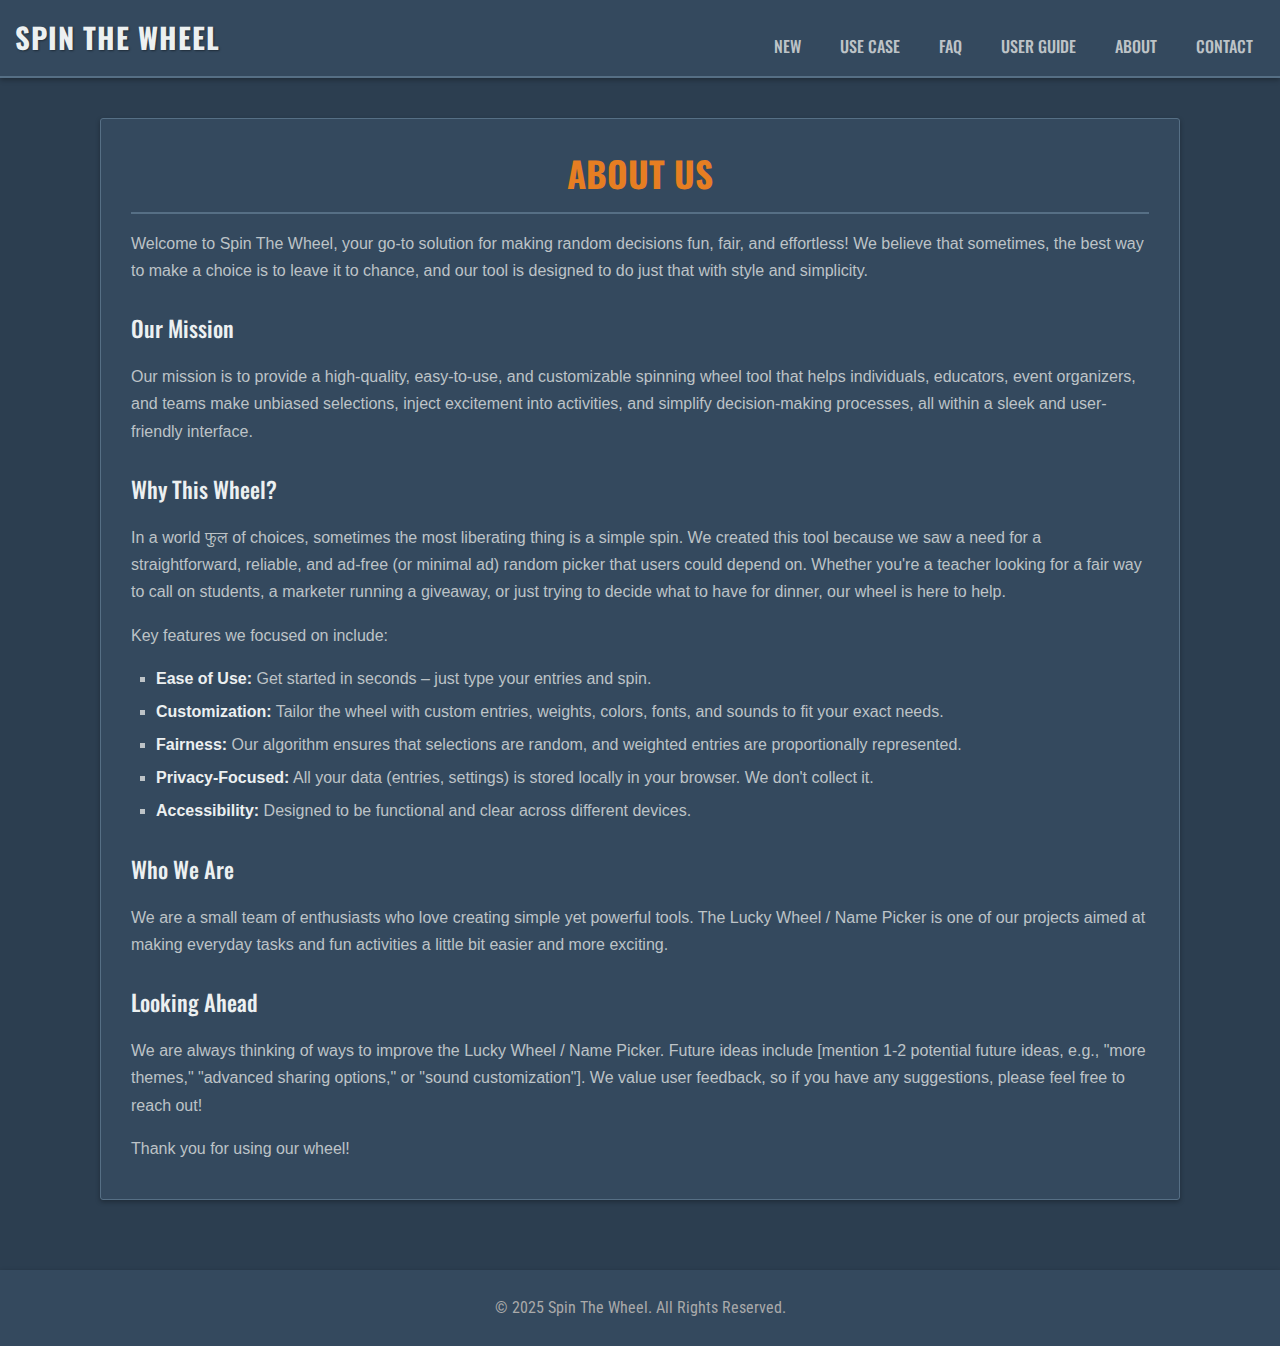
<file: about-us.html>
<!DOCTYPE html>
<html lang="en">
<head>
    <meta charset="UTF-8">
    <meta name="viewport" content="width=device-width, initial-scale=1.0">
    <title>About Us - Spin The Wheel</title>
    <link rel="preconnect" href="https://fonts.googleapis.com">
    <link rel="preconnect" href="https://fonts.gstatic.com" crossorigin>
    <link href="https://fonts.googleapis.com/css2?family=Oswald:wght@400;500;700&family=Roboto+Condensed:wght@400;700&display=swap" rel="stylesheet">
    <link rel="stylesheet" href="/static/css/index.css">
    <link rel="canonical" href="">
</head>
<body>
    <nav class="navbar-industrial">
        <div class="navbar-brand">
             <h1><a href="index.html">Spin The Wheel</a></h1>
        </div>
        <button class="navbar-toggler" aria-label="Toggle navigation" aria-expanded="false" aria-controls="navbarIndustrialNav">
            <span class="toggler-icon"></span>
            <span class="toggler-icon"></span>
            <span class="toggler-icon"></span>
        </button>
        <div class="navbar-collapse" id="navbarIndustrialNav">
            <ul class="navbar-nav">
                <li class="nav-item"><a href="/" class="nav-link">NEW</a></li>
                <li class="nav-item"><a href="/#new-section" class="nav-link">Use Case</a></li>
                <li class="nav-item"><a href="/#faq-section" class="nav-link">FAQ</a></li>
                <li class="nav-item"><a href="user-guide.html" class="nav-link js-scroll-trigger">User Guide</a></li>
                 <li class="nav-item"><a href="/about-us.html" class="nav-link">about</a></li>
                <li class="nav-item"><a href="/contact-us.html" class="nav-link">contact</a></li>
            </ul>
        </div>
    </nav>

    <div class="manual-section-wrapper">
        <div class="manual-section">
            <h2>About Us</h2>

            <p>Welcome to Spin The Wheel, your go-to solution for making random decisions fun, fair, and effortless! We believe that sometimes, the best way to make a choice is to leave it to chance, and our tool is designed to do just that with style and simplicity.</p>

            <h3>Our Mission</h3>
            <p class="mission-statement">
                Our mission is to provide a high-quality, easy-to-use, and customizable spinning wheel tool that helps individuals, educators, event organizers, and teams make unbiased selections, inject excitement into activities, and simplify decision-making processes, all within a sleek and user-friendly interface.
            </p>

            <h3>Why This Wheel?</h3>
            <p>In a world फुल of choices, sometimes the most liberating thing is a simple spin. We created this tool because we saw a need for a straightforward, reliable, and ad-free (or minimal ad) random picker that users could depend on. Whether you're a teacher looking for a fair way to call on students, a marketer running a giveaway, or just trying to decide what to have for dinner, our wheel is here to help.</p>
            <p>Key features we focused on include:</p>
            <ul>
                <li><strong>Ease of Use:</strong> Get started in seconds – just type your entries and spin.</li>
                <li><strong>Customization:</strong> Tailor the wheel with custom entries, weights, colors, fonts, and sounds to fit your exact needs.</li>
                <li><strong>Fairness:</strong> Our algorithm ensures that selections are random, and weighted entries are proportionally represented.</li>
                <li><strong>Privacy-Focused:</strong> All your data (entries, settings) is stored locally in your browser. We don't collect it.</li>
                <li><strong>Accessibility:</strong> Designed to be functional and clear across different devices.</li>
            </ul>

            <h3>Who We Are</h3>
            <p>We are a small team of enthusiasts who love creating simple yet powerful tools. The Lucky Wheel / Name Picker is one of our projects aimed at making everyday tasks and fun activities a little bit easier and more exciting.</p>

            <h3>Looking Ahead</h3>
            <p>We are always thinking of ways to improve the Lucky Wheel / Name Picker. Future ideas include [mention 1-2 potential future ideas, e.g., "more themes," "advanced sharing options," or "sound customization"]. We value user feedback, so if you have any suggestions, please feel free to reach out!</p>

            <p>Thank you for using our wheel!</p>
        </div>
    </div>

<footer>
    <p>© 2025 Spin The Wheel. All Rights Reserved.</p>
</footer>
    <script src="/static/js/userguide.js"></script>
</body>
</html>
</file>
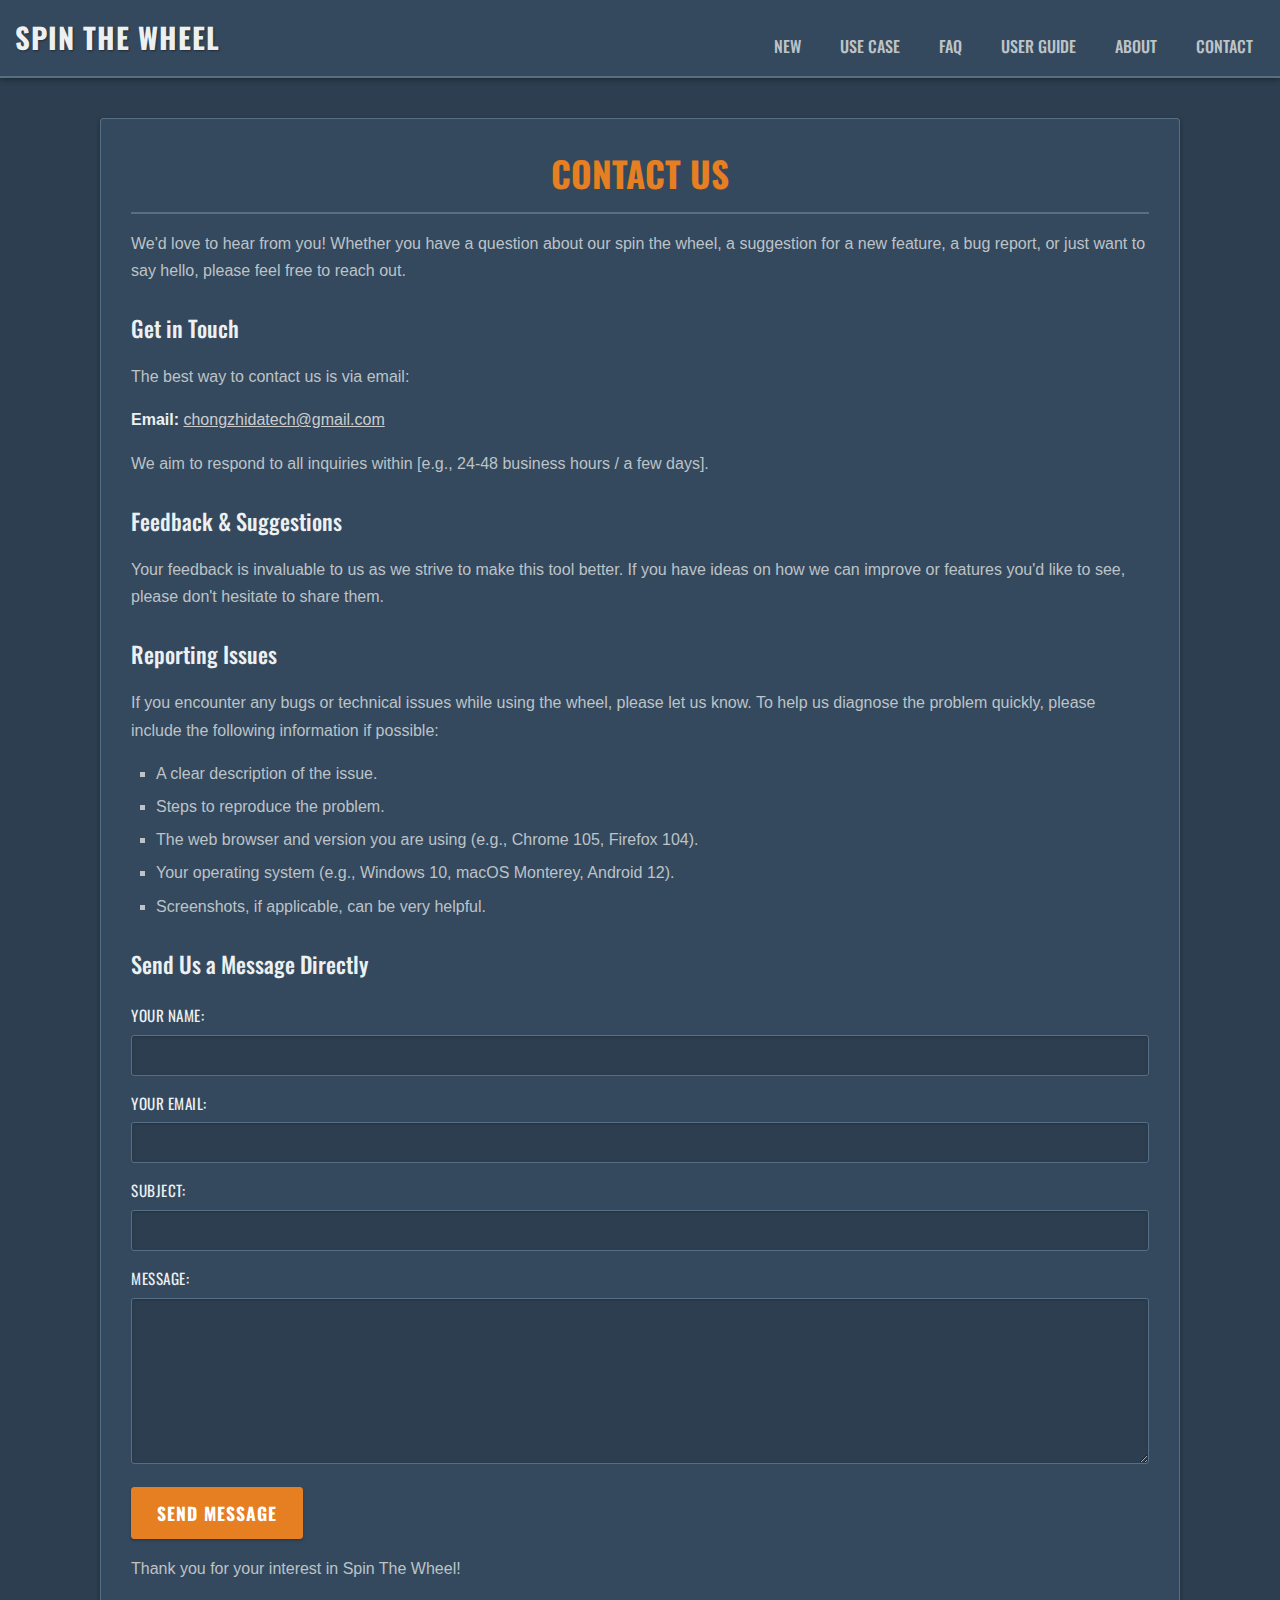
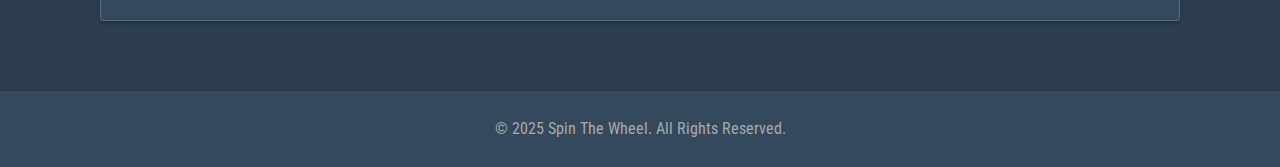
<file: contact-us.html>
<!DOCTYPE html>
<html lang="en">
<head>
    <meta charset="UTF-8">
    <meta name="viewport" content="width=device-width, initial-scale=1.0">
    <title>Contact Us - Spin The Wheel</title>
    <link rel="preconnect" href="https://fonts.googleapis.com">
    <link rel="preconnect" href="https://fonts.gstatic.com" crossorigin>
    <link href="https://fonts.googleapis.com/css2?family=Oswald:wght@400;500;700&family=Roboto+Condensed:wght@400;700&display=swap" rel="stylesheet">
    <link rel="stylesheet" href="/static/css/index.css">
    <link rel="canonical" href="">
</head>
<body>
    <nav class="navbar-industrial">
        <div class="navbar-brand">
             <h1><a href="index.html">Spin The Wheel</a></h1>
        </div>
        <button class="navbar-toggler" aria-label="Toggle navigation" aria-expanded="false" aria-controls="navbarIndustrialNav">
            <span class="toggler-icon"></span>
            <span class="toggler-icon"></span>
            <span class="toggler-icon"></span>
        </button>
        <div class="navbar-collapse" id="navbarIndustrialNav">
            <ul class="navbar-nav">
                <li class="nav-item"><a href="/" class="nav-link">NEW</a></li>
                <li class="nav-item"><a href="/#new-section" class="nav-link">Use Case</a></li>
                <li class="nav-item"><a href="/#faq-section" class="nav-link">FAQ</a></li>
                <li class="nav-item"><a href="/user-guide.html" class="nav-link js-scroll-trigger">User Guide</a></li>
                 <li class="nav-item"><a href="/about-us.html" class="nav-link">about</a></li>
                <li class="nav-item"><a href="/contact-us.html" class="nav-link">contact</a></li>
            </ul>
        </div>
    </nav>

    <div class="manual-section-wrapper">
        <div class="manual-section">
            <h2>Contact Us</h2>

            <p>We'd love to hear from you! Whether you have a question about our spin the wheel, a suggestion for a new feature, a bug report, or just want to say hello, please feel free to reach out.</p>

            <h3>Get in Touch</h3>
            <p>The best way to contact us is via email:</p>
            <p class="contact-info">
                <strong>Email:</strong> <a href="mailto:chongzhidatech@gmail.com" style="color:#ccc">chongzhidatech@gmail.com</a>
            </p>
            <p>We aim to respond to all inquiries within [e.g., 24-48 business hours / a few days].</p>

            <h3>Feedback & Suggestions</h3>
            <p>Your feedback is invaluable to us as we strive to make this tool better. If you have ideas on how we can improve or features you'd like to see, please don't hesitate to share them.</p>

            <h3>Reporting Issues</h3>
            <p>If you encounter any bugs or technical issues while using the wheel, please let us know. To help us diagnose the problem quickly, please include the following information if possible:</p>
            <ul>
                <li>A clear description of the issue.</li>
                <li>Steps to reproduce the problem.</li>
                <li>The web browser and version you are using (e.g., Chrome 105, Firefox 104).</li>
                <li>Your operating system (e.g., Windows 10, macOS Monterey, Android 12).</li>
                <li>Screenshots, if applicable, can be very helpful.</li>
            </ul>

            <h3>Send Us a Message Directly</h3>
            <form action="contact-us.html" method="POST" class="contact-form">
                <div>
                    <label for="name">Your Name:</label>
                    <input type="text" id="name" name="name" required>
                </div>
                <div>
                    <label for="email">Your Email:</label>
                    <input type="email" id="email" name="email" required>
                </div>
                <div>
                    <label for="subject">Subject:</label>
                    <input type="text" id="subject" name="subject">
                </div>
                <div>
                    <label for="message">Message:</label>
                    <textarea id="message" name="message" rows="6" required></textarea>
                </div>
                <div>
                    <button type="submit">Send Message</button>
                </div>
            </form>


            <p>Thank you for your interest in Spin The Wheel!</p>

        </div>
    </div>

<footer>
    <p>© 2025 Spin The Wheel. All Rights Reserved.</p>
</footer>
    <script src="/static/js/userguide.js"></script>
</body>
</html>
</file>
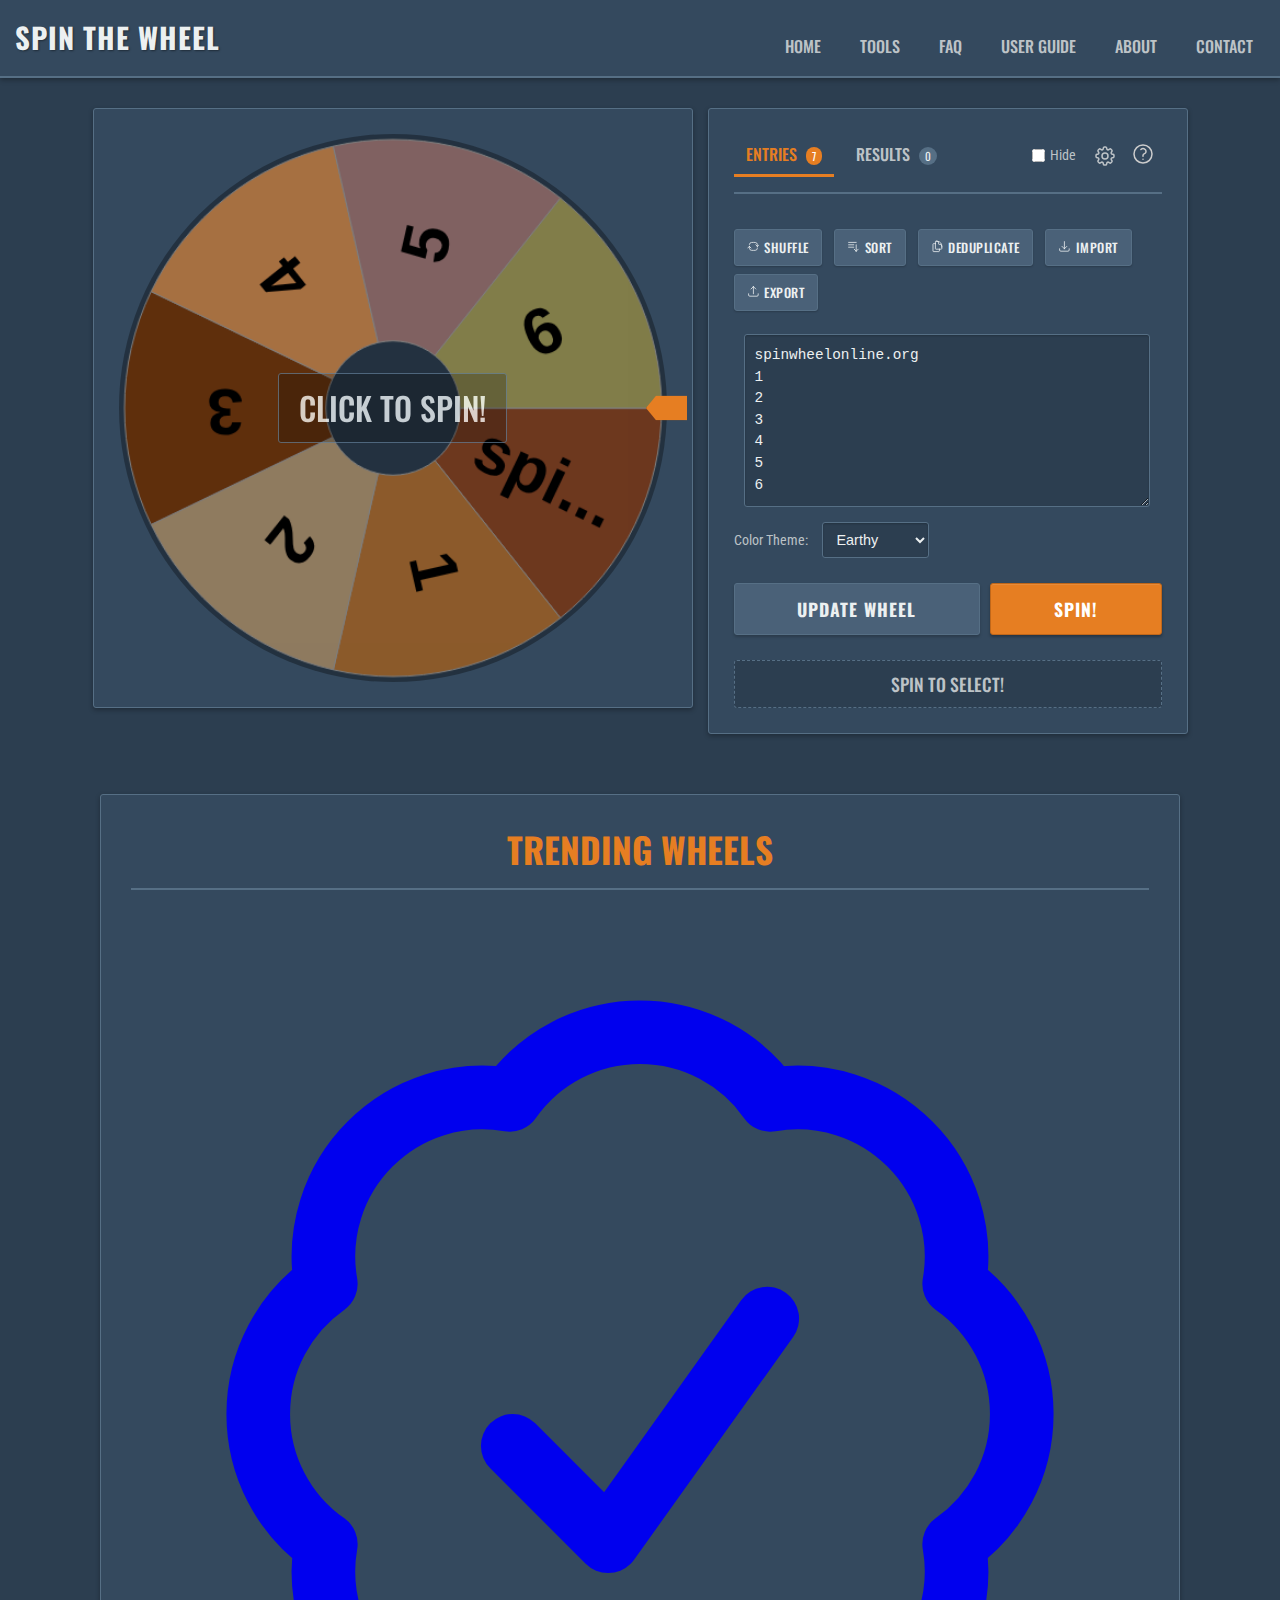
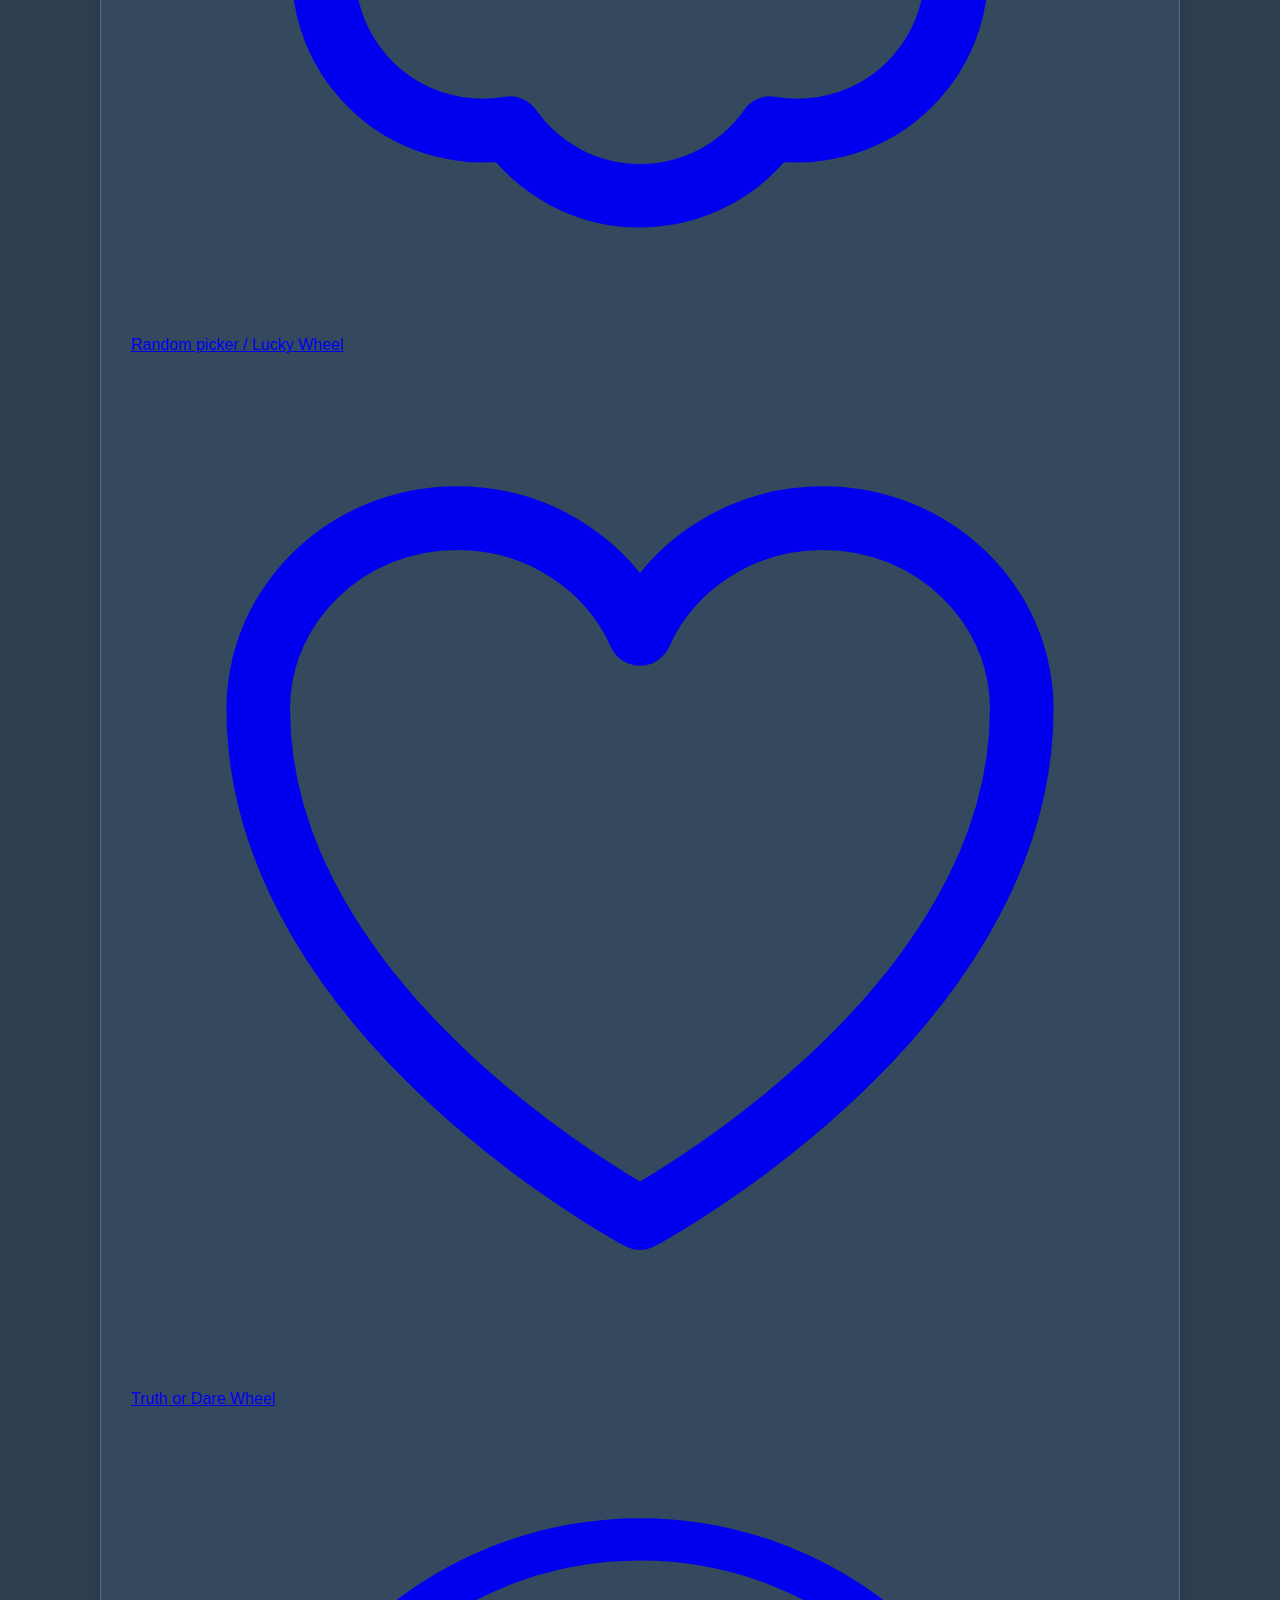
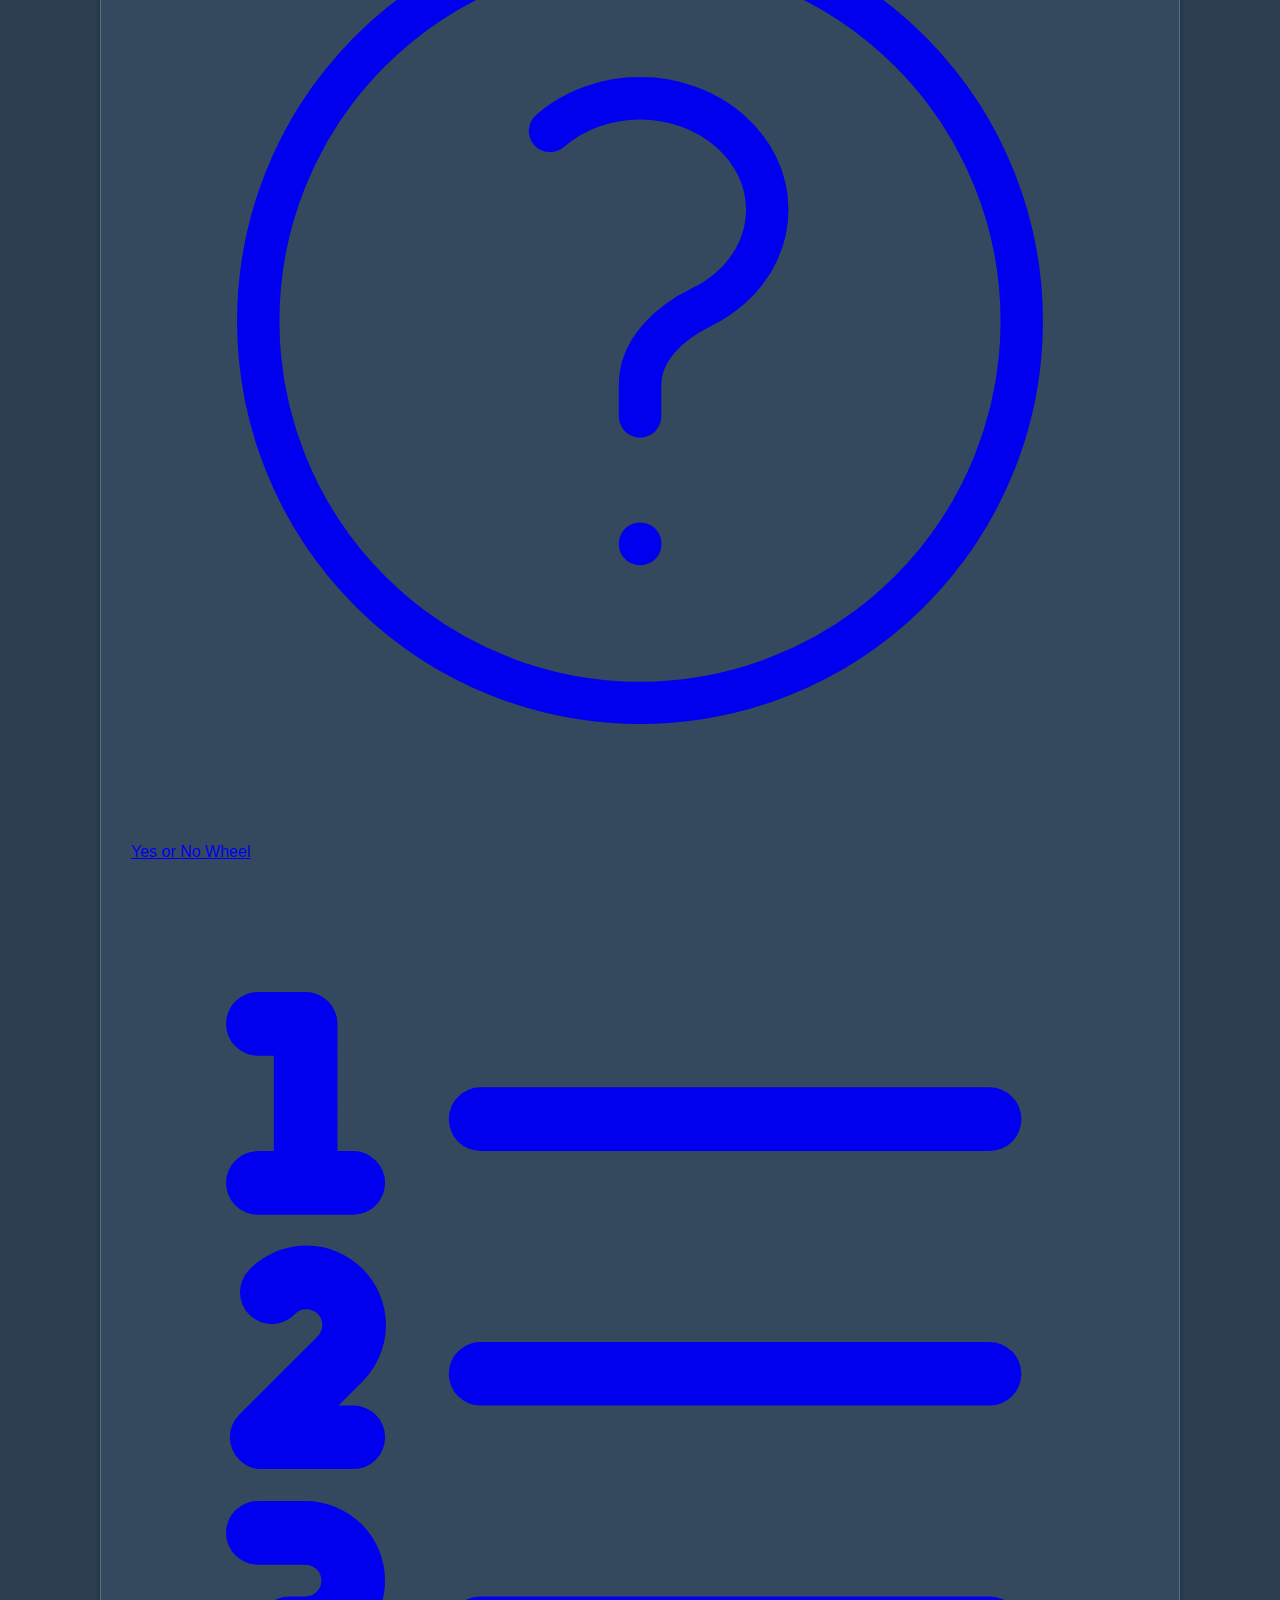
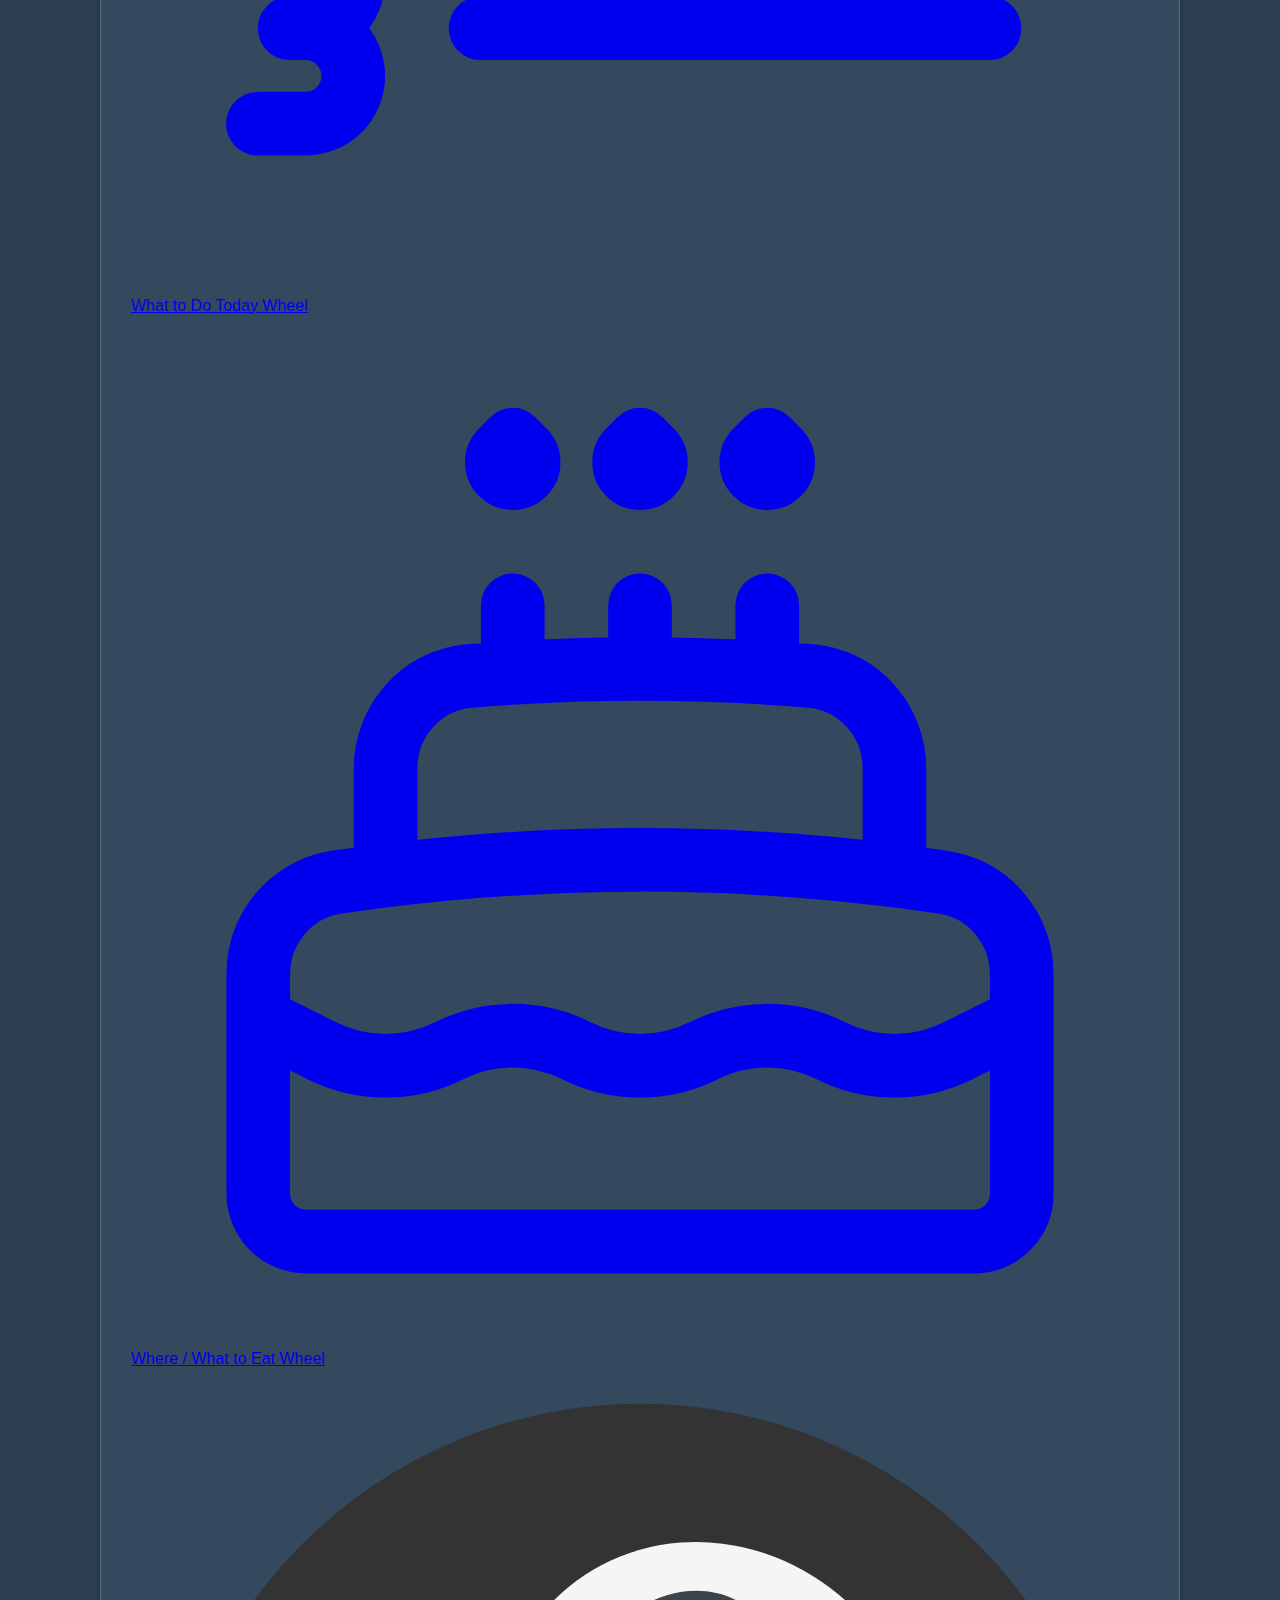
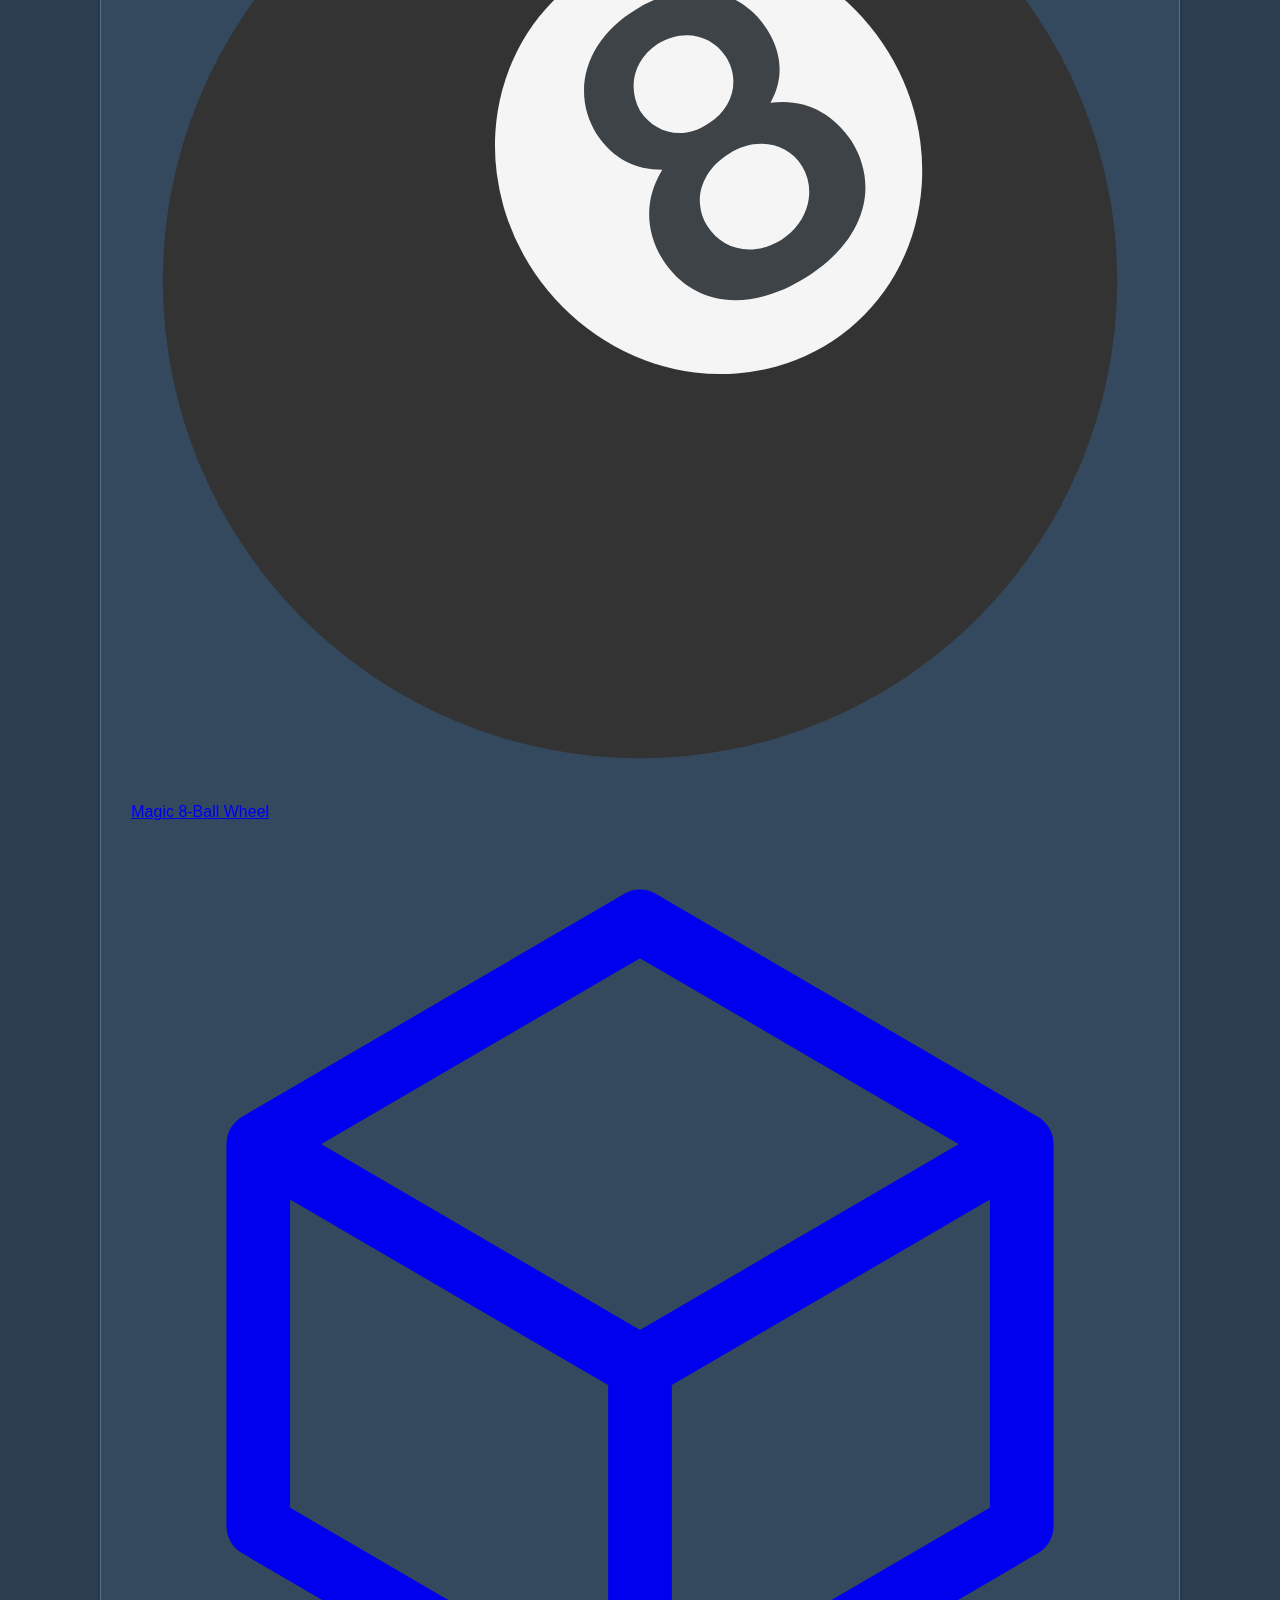
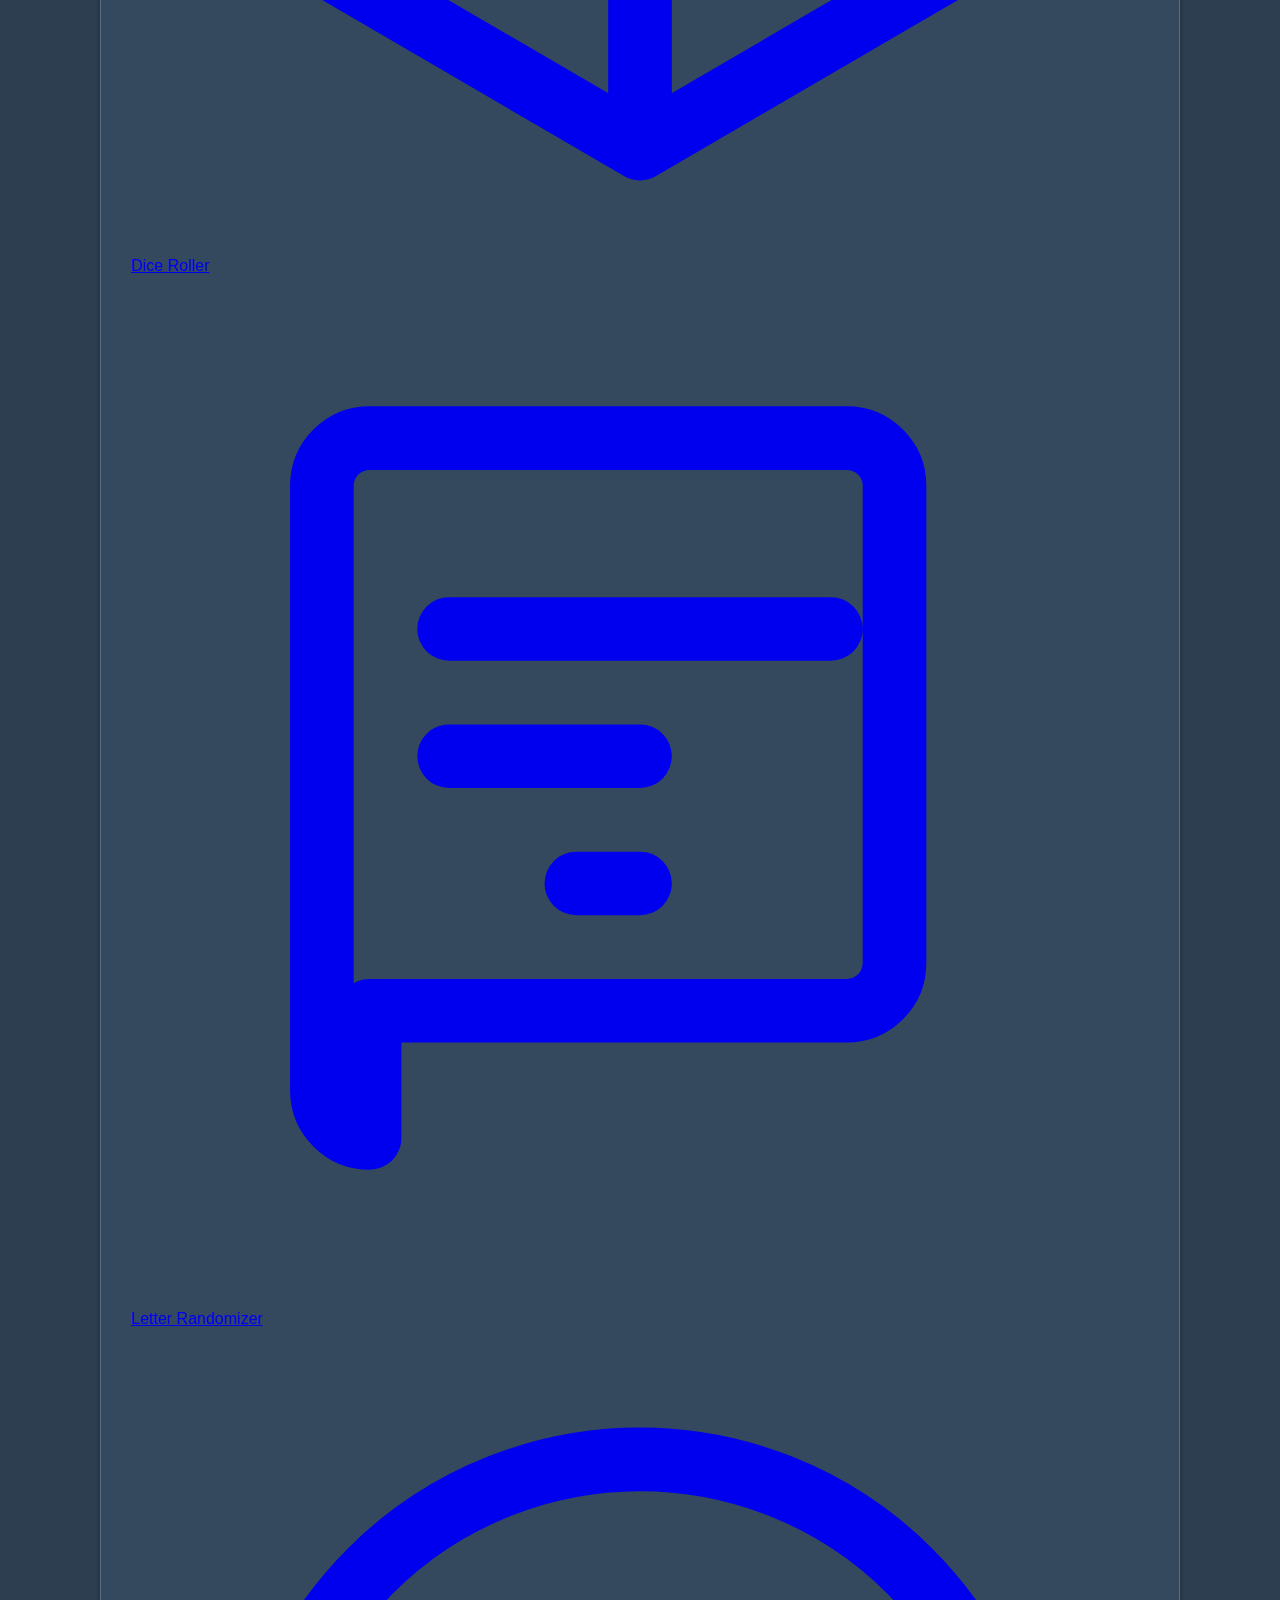
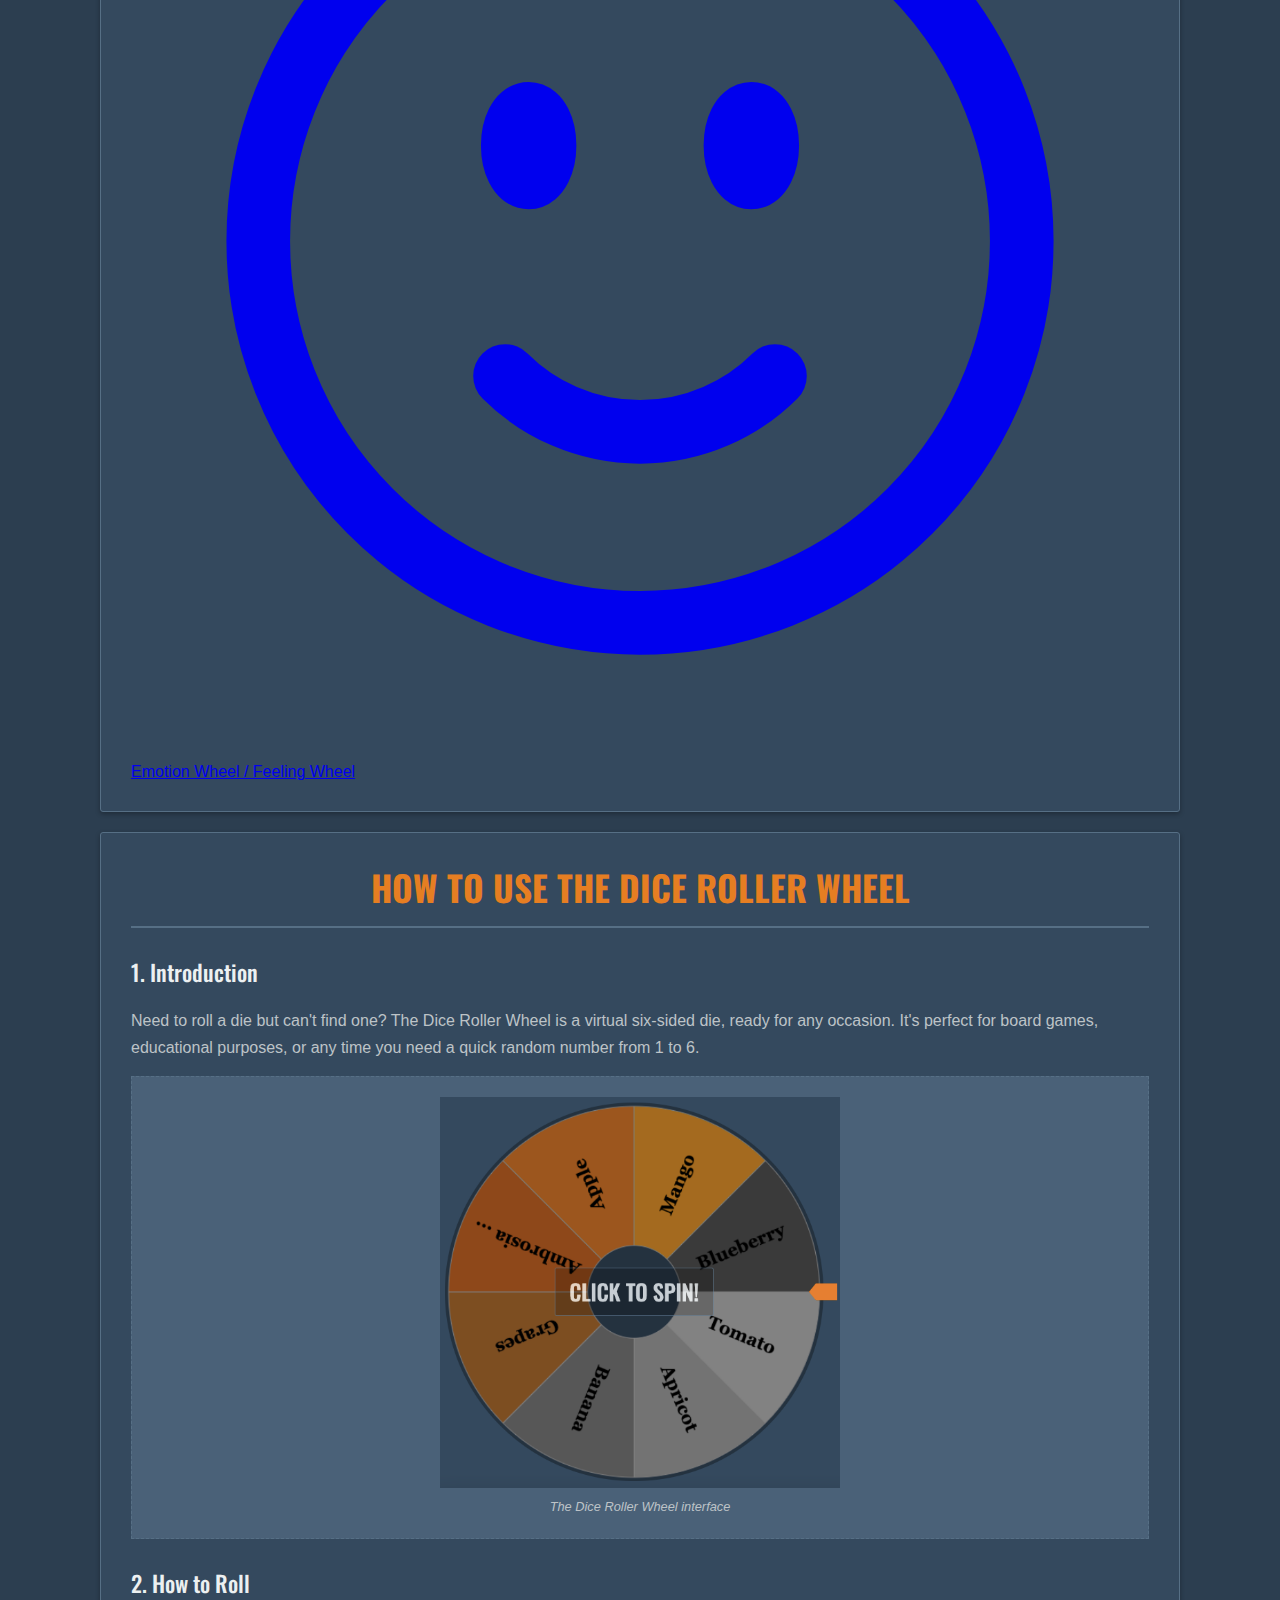
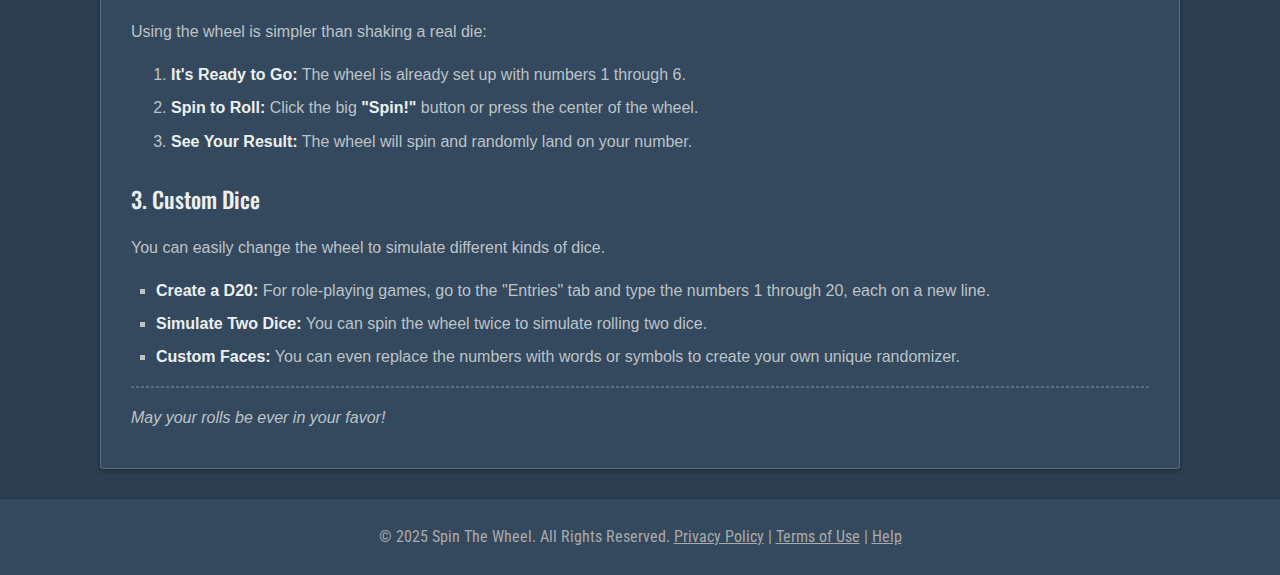
<file: dice-roller-wheel.html>
<!DOCTYPE html>
<html lang="en">
<head>
    <meta charset="UTF-8">
    <meta name="viewport" content="width=device-width, initial-scale=1.0">
    <title>Dice Roller Wheel - Wheel Decide</title>
    <meta name="description" content="A simple and fun way to roll a standard six-sided die. Perfect for board games, classroom activities, or any time you need a random number from 1 to 6.">

    <meta property="og:title" content="Dice Roller Wheel - Wheel Decide">
    <meta property="og:description" content="A simple and fun way to roll a standard six-sided die. Perfect for board games, classroom activities, or any time you need a random number from 1 to 6.">
    <meta property="og:type" content="website">
    <meta property="og:url" content="https://spinwheelonline.org/dice-roller-wheel.html"> 
    <meta property="og:image" content="./static/img/namepickerwheel-1.png">
    <meta property="og:image:alt" content="Dice Roller Wheel - Wheel Decide">
    <meta property="og:site_name" content="Spin The Wheel">

    <!-- Twitter Card Meta Tags -->
    <meta name="twitter:card" content="summary_large_image">
    <meta name="twitter:title" content="Dice Roller Wheel - Wheel Decide">
    <meta name="twitter:description" content="A simple and fun way to roll a standard six-sided die. Perfect for board games, classroom activities, or any time you need a random number from 1 to 6.">
    <meta name="twitter:image" content="./static/img/namepickerwheel-1.png">

    <link rel="canonical" href="https://spinwheelonline.org/dice-roller-wheel.html">
    <link rel="preconnect" href="https://fonts.googleapis.com">
    <link rel="preconnect" href="https://fonts.gstatic.com" crossorigin>
    <link href="https://fonts.googleapis.com/css2?family=Oswald:wght@400;500;700&family=Roboto+Condensed:wght@400;700&display=swap" rel="stylesheet">
    <link rel="stylesheet" href="./static/css/index.css">

    <link rel="apple-touch-icon" href="./apple-touch-icon.png">
    <link rel="icon" type="image/png" sizes="32x32" href="./favicon-32x32.png">
    <link rel="icon" type="image/png" sizes="16x16" href="./favicon-16x16.png">
    <link rel="manifest" href="./site.webmanifest">
</head>
<body>
    <nav class="navbar-industrial">
        <div class="navbar-brand">
            <h1><a href="/"> Spin The Wheel</a></h1>
        </div>
        <button class="navbar-toggler" aria-label="Toggle navigation" aria-expanded="false" aria-controls="navbarIndustrialNav">
            <span class="toggler-icon"></span>
            <span class="toggler-icon"></span>
            <span class="toggler-icon"></span>
        </button>
        <div class="navbar-collapse" id="navbarIndustrialNav">
            <ul class="navbar-nav">
                <li class="nav-item"><a href="/" class="nav-link">Home</a></li>
                <li class="nav-item"><a href="#trending-wheels" class="nav-link">tools</a></li>
                <li class="nav-item"><a href="#faq-section" class="nav-link">FAQ</a></li>
                <li class="nav-item"><a href="./user-guide.html" class="nav-link js-scroll-trigger">User Guide</a></li>
                 <li class="nav-item"><a href="./about-us.html" class="nav-link">about</a></li>
                <li class="nav-item"><a href="./contact-us.html" class="nav-link">contact</a></li>
            </ul>
        </div>
    </nav>
    <div class="main-content-wrapper" id="mainContentWrapper">
        <div class="wheel-section">
            <div class="container">
                <div class="wheel-container" id="wheelAreaContainer">
                    <canvas id="wheelCanvas"></canvas>
                    <div class="wheel-overlay"><span>Click to Spin!</span></div>
                    <div class="pointer"></div>
                </div>
            </div>
        </div>
        <div class="controls-section" id="controlsSection">
            <div class="container">
                <div class="controls-header">
                    <div class="tabs">
                        <button class="tab-button active" data-tab="entries">Entries <span class="tab-count" id="entriesCountEl">0</span></button>
                        <button class="tab-button" data-tab="results">Results <span class="tab-count" id="resultsCountEl">0</span></button>
                    </div>
                    <div class="header-actions">
                        <div class="hide-controls-checkbox">
                            <input type="checkbox" id="hideControlsCheckbox">
                            <label for="hideControlsLabel">Hide</label>
                        </div>
                        <button id="advancedSettingsButton" class="icon-button" title="Advanced Settings">
                            <svg xmlns="http://www.w3.org/2000/svg" fill="none" viewBox="0 0 24 24" stroke-width="1.5">
                              <path stroke-linecap="round" stroke-linejoin="round" d="M10.343 3.94c.09-.542.56-.94 1.11-.94h1.093c.55 0 1.02.398 1.11.94l.149.894c.07.424.384.764.78.93.398.164.855.142 1.205-.108l.737-.527a1.125 1.125 0 0 1 1.45.12l.773.774c.39.389.44 1.002.12 1.45l-.527.737c-.25.35-.272.806-.107 1.204.165.397.505.71.93.78l.893.15c.543.09.94.559.94 1.109v1.094c0 .55-.397 1.02-.94 1.11l-.894.149c-.424.07-.764.383-.929.78-.165.398-.143.854.107 1.204l.527.738c.32.447.269 1.06-.12 1.45l-.774.773a1.125 1.125 0 0 1-1.449.12l-.738-.527c-.35-.25-.806-.272-1.203-.107-.398.165-.71.505-.781.929l-.149.894c-.09.542-.56.94-1.11.94h-1.094c-.55 0-1.019-.398-1.11-.94l-.148-.894c-.071-.424-.384-.764-.781-.93-.398-.164-.854-.142-1.204.108l-.738.527c-.447.32-1.06.269-1.45-.12l-.773-.774a1.125 1.125 0 0 1-.12-1.45l.527-.737c.25-.35.272-.806.108-1.204-.165-.397-.506-.71-.93-.78l-.894-.15c-.542-.09-.94-.56-.94-1.109v-1.094c0-.55.398-1.02.94-1.11l.894-.149c.424-.07.765-.383.93-.78.165-.398.143-.854-.108-1.204l-.526-.738a1.125 1.125 0 0 1 .12-1.45l.773-.773a1.125 1.125 0 0 1 1.45-.12l.737.527c.35.25.807.272 1.204.107.397-.165.71-.505.78-.929l.15-.894Z" />
                              <path stroke-linecap="round" stroke-linejoin="round" d="M15 12a3 3 0 1 1-6 0 3 3 0 0 1 6 0Z" />
                            </svg>
                        </button>
                        <button class="icon-button" title="User Guide"><a href="./user-guide.html" style="color:#ccc" title="User Guide">
                        <svg xmlns="http://www.w3.org/2000/svg" fill="none" viewBox="0 0 24 24" stroke-width="1.5" stroke="currentColor">
                          <path stroke-linecap="round" stroke-linejoin="round" d="M9.879 7.519c1.171-1.025 3.071-1.025 4.242 0 1.172 1.025 1.172 2.687 0 3.712-.203.179-.43.326-.67.442-.745.361-1.45.999-1.45 1.827v.75M21 12a9 9 0 1 1-18 0 9 9 0 0 1 18 0Zm-9 5.25h.008v.008H12v-.008Z" />
                        </svg></a>
                        </button>
                    </div>
                </div>

                <div id="advancedSettingsPanel" class="advanced-settings-panel collapsed">
                    <h2>Advanced Settings</h2>
                    <div class="settings-content">
                        <div class="setting-item">
                            <label for="soundToggleCheckbox">Enable Sounds : </label>
                            <input type="checkbox" id="soundToggleCheckbox">
                        </div>
                        <div class="setting-item">
                            <label for="spinDurationInput">Base Spin Duration (seconds) : </label>
                            <input type="number" id="spinDurationInput" min="1" max="10" step="0.5">
                        </div>
                        <div class="setting-item">
                            <label for="fontFamilySelect">Font Family : </label>
                            <select id="fontFamilySelect"></select>
                        </div>
                        <div class="setting-item">
                            <label for="fontSizeInput">Font Size (px) : </label>
                            <input type="number" id="fontSizeInput" min="8" max="24" step="1">
                        </div>
                        <hr>
                        <div class="custom-colors-section">
                            <p>Custom Segment Colors (Overrides Theme):</p>
                            <div id="customColorPickersContainer" class="custom-color-pickers">
                            </div>
                            <button id="resetCustomColorsButton" class="action-buttons" style="margin-top: 15px; font-size: 0.8rem; padding: 4px 8px;">Reset Custom Colors</button>
                        </div>
                    </div>
                </div>

                <div class="action-buttons">
                    <button id="shuffleButton">
                        <span class="icon">
                            <svg xmlns="http://www.w3.org/2000/svg" fill="none" viewBox="0 0 24 24" stroke-width="1.5">
                               <path stroke-linecap="round" stroke-linejoin="round" d="M19.5 12c0-1.232-.046-2.453-.138-3.662a4.006 4.006 0 0 0-3.7-3.7 48.678 48.678 0 0 0-7.324 0 4.006 4.006 0 0 0-3.7 3.7c-.017.22-.032.441-.046.662M19.5 12l3-3m-3 3-3-3m-12 3c0 1.232.046 2.453.138 3.662a4.006 4.006 0 0 0 3.7 3.7 48.656 48.656 0 0 0 7.324 0 4.006 4.006 0 0 0 3.7-3.7c.017-.22.032-.441.046-.662M4.5 12l3 3m-3-3-3 3" />
                            </svg>
                        </span> Shuffle
                    </button>
                    <button id="sortButton">
                        <span class="icon">
                            <svg xmlns="http://www.w3.org/2000/svg" fill="none" viewBox="0 0 24 24" stroke-width="1.5">
                              <path stroke-linecap="round" stroke-linejoin="round" d="M3 4.5h14.25M3 9h9.75M3 13.5h9.75m4.5-4.5v12m0 0-3.75-3.75M17.25 21 21 17.25" />
                            </svg>
                        </span> Sort
                    </button>
                    <button id="deduplicateButton">
                        <span class="icon">
                        <svg xmlns="http://www.w3.org/2000/svg" fill="none" viewBox="0 0 24 24" stroke-width="1.5" stroke="currentColor">
                          <path stroke-linecap="round" stroke-linejoin="round" d="M15.75 17.25v3.375c0 .621-.504 1.125-1.125 1.125h-9.75a1.125 1.125 0 0 1-1.125-1.125V7.875c0-.621.504-1.125 1.125-1.125H6.75a9.06 9.06 0 0 1 1.5.124m7.5 10.376h3.375c.621 0 1.125-.504 1.125-1.125V11.25c0-4.46-3.243-8.161-7.5-8.876a9.06 9.06 0 0 0-1.5-.124H9.375c-.621 0-1.125.504-1.125 1.125v3.5m7.5 10.375H9.375a1.125 1.125 0 0 1-1.125-1.125v-9.25m12 6.625v-1.875a3.375 3.375 0 0 0-3.375-3.375h-1.5a1.125 1.125 0 0 1-1.125-1.125v-1.5a3.375 3.375 0 0 0-3.375-3.375H9.75" />
                        </svg>
                        </span> Deduplicate
                    </button>
                    <button id="importButton">
                        <span class="icon">
                            <svg xmlns="http://www.w3.org/2000/svg" fill="none" viewBox="0 0 24 24" stroke-width="1.5">
                              <path stroke-linecap="round" stroke-linejoin="round" d="M3 16.5v2.25A2.25 2.25 0 005.25 21h13.5A2.25 2.25 0 0021 18.75V16.5M16.5 12L12 16.5m0 0L7.5 12m4.5 4.5V3" />
                            </svg>
                        </span> Import
                    </button>
                    <button id="exportButton">
                        <span class="icon">
                            <svg xmlns="http://www.w3.org/2000/svg" fill="none" viewBox="0 0 24 24" stroke-width="1.5">
                              <path stroke-linecap="round" stroke-linejoin="round" d="M3 16.5v2.25A2.25 2.25 0 005.25 21h13.5A2.25 2.25 0 0021 18.75V16.5m-13.5-9L12 3m0 0l4.5 4.5M12 3v13.5" />
                            </svg>
                        </span> Export
                    </button>
                    <input type="file" id="fileInput" accept=".txt" style="display: none;">
                </div>
                <textarea id="itemsInput" rows="7" placeholder="Enter numbers or custom die faces..."></textarea>
                <div id="resultsListArea" placeholder="Results will appear here..."></div>
                 <div class="theme-selector-container">
                    <label for="colorThemeSelect">Color Theme:</label>
                    <select id="colorThemeSelect"></select>
                </div>
                <div class="main-controls">
                    <button id="updateButton">Update Wheel</button>
                    <button id="spinButton">Spin!</button>
                </div>
                <div class="result-display" id="resultDisplay">Spin to roll the die!</div>
            </div>
        </div>
        <button id="showControlsButton">Show Controls</button>
    </div>
    <div id="celebrationContainer"></div>

    <div class="modal-overlay" id="winnerModalOverlay">
        <div class="modal" id="winnerModal">
            <div class="modal-content">
                <div class="modal-title-main">You Rolled...</div>
                <div class="winner-name" id="modalWinnerName">Winner Name</div>
                <div class="modal-actions">
                    <button class="modal-button-style delete" id="modalRemoveButton" style="display:none;">Delete Winner</button>
                    <button class="modal-button-style close" id="modalCloseButton">Close</button>
                </div>
            </div>
        </div>
    </div>
        <div class="manual-section-wrapper" style="margin-bottom:0;">
 <div class="manual-section" id="trending-wheels" style="padding-bottom: 25px;">
     <h2 style="margin-top:0; text-align:center;">Trending Wheels</h2>
     <div class="trending-links-container">
         <a href="/" class="trending-link">
            <svg xmlns="http://www.w3.org/2000/svg" fill="none" viewBox="0 0 24 24" stroke-width="1.5" stroke="currentColor">
              <path stroke-linecap="round" stroke-linejoin="round" d="M9 12.75 11.25 15 15 9.75M21 12c0 1.268-.63 2.39-1.593 3.068a3.745 3.745 0 0 1-1.043 3.296 3.745 3.745 0 0 1-3.296 1.043A3.745 3.745 0 0 1 12 21c-1.268 0-2.39-.63-3.068-1.593a3.746 3.746 0 0 1-3.296-1.043 3.745 3.745 0 0 1-1.043-3.296A3.745 3.745 0 0 1 3 12c0-1.268.63-2.39 1.593-3.068a3.745 3.745 0 0 1 1.043-3.296 3.746 3.746 0 0 1 3.296-1.043A3.746 3.746 0 0 1 12 3c1.268 0 2.39.63 3.068 1.593a3.746 3.746 0 0 1 3.296 1.043 3.746 3.746 0 0 1 1.043 3.296A3.745 3.745 0 0 1 21 12Z" />
            </svg>
             <span>Random picker / Lucky Wheel</span>
         </a>

         <a href="truth-or-dare-wheel.html" class="trending-link">
            <svg xmlns="http://www.w3.org/2000/svg" fill="none" viewBox="0 0 24 24" stroke-width="1.5" stroke="currentColor">
              <path stroke-linecap="round" stroke-linejoin="round" d="M21 8.25c0-2.485-2.099-4.5-4.688-4.5-1.935 0-3.597 1.126-4.312 2.733-.715-1.607-2.377-2.733-4.313-2.733C5.1 3.75 3 5.765 3 8.25c0 7.22 9 12 9 12s9-4.78 9-12Z" />
            </svg>
             <span>Truth or Dare Wheel</span>
         </a>

         <a href="yes-or-no-wheel.html" class="trending-link">
             <svg xmlns="http://www.w3.org/2000/svg" fill="none" viewBox="0 0 24 24" stroke="currentColor">
               <path stroke-linecap="round" stroke-linejoin="round" d="M9.879 7.519c1.171-1.025 3.071-1.025 4.242 0 1.172 1.025 1.172 2.687 0
      3.712-.203.179-.43.326-.67.442-.745.361-1.45.999-1.45 1.827v.75M21 12a9 9 0 11-18 0 9 9 0 0118 0zm-9 5.25h.008v.008H12v-.008z" />
             </svg>
             <span>Yes or No Wheel</span>
         </a>

         <a href="what-to-do-wheel.html" class="trending-link">
            <svg xmlns="http://www.w3.org/2000/svg" fill="none" viewBox="0 0 24 24" stroke-width="1.5" stroke="currentColor">
              <path stroke-linecap="round" stroke-linejoin="round" d="M8.242 5.992h12m-12 6.003H20.24m-12 5.999h12M4.117 7.495v-3.75H2.99m1.125 3.75H2.99m1.125 0H5.24m-1.92 2.577a1.125 1.125 0 1 1 1.591 1.59l-1.83 1.83h2.16M2.99 15.745h1.125a1.125 1.125 0 0 1 0 2.25H3.74m0-.002h.375a1.125 1.125 0 0 1 0 2.25H2.99" />
            </svg>
             <span>What to Do Today Wheel</span>
         </a>

         <a href="what-to-eat-wheel.html" class="trending-link">
            <svg xmlns="http://www.w3.org/2000/svg" fill="none" viewBox="0 0 24 24" stroke-width="1.5" stroke="currentColor">
              <path stroke-linecap="round" stroke-linejoin="round" d="M12 8.25v-1.5m0 1.5c-1.355 0-2.697.056-4.024.166C6.845 8.51 6 9.473 6 10.608v2.513m6-4.871c1.355 0 2.697.056 4.024.166C17.155 8.51 18 9.473 18 10.608v2.513M15 8.25v-1.5m-6 1.5v-1.5m12 9.75-1.5.75a3.354 3.354 0 0 1-3 0 3.354 3.354 0 0 0-3 0 3.354 3.354 0 0 1-3 0 3.354 3.354 0 0 0-3 0 3.354 3.354 0 0 1-3 0L3 16.5m15-3.379a48.474 48.474 0 0 0-6-.371c-2.032 0-4.034.126-6 .371m12 0c.39.049.777.102 1.163.16 1.07.16 1.837 1.094 1.837 2.175v5.169c0 .621-.504 1.125-1.125 1.125H4.125A1.125 1.125 0 0 1 3 20.625v-5.17c0-1.08.768-2.014 1.837-2.174A47.78 47.78 0 0 1 6 13.12M12.265 3.11a.375.375 0 1 1-.53 0L12 2.845l.265.265Zm-3 0a.375.375 0 1 1-.53 0L9 2.845l.265.265Zm6 0a.375.375 0 1 1-.53 0L15 2.845l.265.265Z" />
            </svg>
             <span>Where / What to Eat Wheel</span>
         </a>

        <a href="magic-8-ball-wheel.html" class="trending-link">
<svg viewBox="0 0 64 64" xmlns="http://www.w3.org/2000/svg" xmlns:xlink="http://www.w3.org/1999/xlink" aria-hidden="true" role="img" class="iconify iconify--emojione" preserveAspectRatio="xMidYMid meet" fill="#000000"><g id="SVGRepo_bgCarrier" stroke-width="0"></g><g id="SVGRepo_tracerCarrier" stroke-linecap="round" stroke-linejoin="round"></g><g id="SVGRepo_iconCarrier"><circle cx="32" cy="32" r="30" fill="#333"></circle><ellipse transform="rotate(-39.592 36.265 24.268)" cx="36.3" cy="24.3" rx="13.1" ry="13.9" fill="#f5f5f5"></ellipse><path d="M45.3 23.2c1.8 2.9.8 6.3-2.9 8.6s-7.2 1.7-9-1.2c-1.1-1.8-1.1-3.8 0-5.6c-1.7 0-3.1-.7-4.1-2.2c-1.7-2.7-.7-6 2.5-7.9c3.1-1.9 6.5-1.4 8.2 1.3c1 1.6 1 3.2.2 4.6c2.1-.3 3.9.6 5.1 2.4m-3.1 1.6c-.9-1.5-2.9-1.9-4.6-.8c-1.8 1.1-2.3 3-1.4 4.5c1 1.6 2.9 2 4.7.9c1.7-1.1 2.2-3.1 1.3-4.6M32 21.3c.9 1.4 2.7 1.9 4.3.8c1.6-1 2-2.8 1.1-4.2c-.9-1.4-2.7-1.8-4.3-.8c-1.5 1-1.9 2.7-1.1 4.2" fill="#3e4347"></path></g></svg>

            <span>Magic 8-Ball Wheel</span>
        </a>

        <a href="dice-roller-wheel.html" class="trending-link">
            <svg xmlns="http://www.w3.org/2000/svg" fill="none" viewBox="0 0 24 24" stroke-width="1.5" stroke="currentColor">
                <path stroke-linecap="round" stroke-linejoin="round" d="M21 7.5l-9-5.25L3 7.5m18 0l-9 5.25m9-5.25v9l-9 5.25M3 7.5l9 5.25M3 7.5v9l9 5.25m0-9v9" />
            </svg>
            <span>Dice Roller</span>
        </a>

        <a href="letter-randomizer-wheel.html" class="trending-link">
            <svg xmlns="http://www.w3.org/2000/svg" fill="none" viewBox="0 0 24 24" stroke-width="1.5" stroke="currentColor">
                <path stroke-linecap="round" stroke-linejoin="round" d="M7.5 8.25h9m-9 3H12m-1.5 3h1.5m-6.375 3h11.25c.621 0 1.125-.504 1.125-1.125V4.875c0-.621-.504-1.125-1.125-1.125H5.625c-.621 0-1.125.504-1.125 1.125v14.25c0 .621.504 1.125 1.125 1.125z" />
            </svg>
            <span>Letter Randomizer</span>
        </a>
        <a href="emotion-wheel.html" class="trending-link">
            <svg xmlns="http://www.w3.org/2000/svg" fill="none" viewBox="0 0 24 24" stroke-width="1.5" stroke="currentColor" class="size-6">
              <path stroke-linecap="round" stroke-linejoin="round" d="M15.182 15.182a4.5 4.5 0 0 1-6.364 0M21 12a9 9 0 1 1-18 0 9 9 0 0 1 18 0ZM9.75 9.75c0 .414-.168.75-.375.75S9 10.164 9 9.75 9.168 9 9.375 9s.375.336.375.75Zm-.375 0h.008v.015h-.008V9.75Zm5.625 0c0 .414-.168.75-.375.75s-.375-.336-.375-.75.168-.75.375-.75.375.336.375.75Zm-.375 0h.008v.015h-.008V9.75Z" />
            </svg>
            <span>Emotion Wheel / Feeling Wheel</span>
        </a>
     </div>
 </div>
</div>

        <div class="manual-section-wrapper" style="margin-bottom:0;">
        <div id="user-manual-main" class="manual-section">
            <h2>How to Use the Dice Roller Wheel</h2>

            <h3 id="introduction">1. Introduction</h3>
            <p>Need to roll a die but can't find one? The Dice Roller Wheel is a virtual six-sided die, ready for any occasion. It's perfect for board games, educational purposes, or any time you need a quick random number from 1 to 6.</p>
            <div class="placeholder-image">
                <img src="./static/img/namepickerwheel-1.png" alt="The main interface of the Dice Roller Wheel">
                <p>The Dice Roller Wheel interface</p>
            </div>

            <h3 id="how-to-use">2. How to Roll</h3>
            <p>Using the wheel is simpler than shaking a real die:</p>
            <ol>
                <li><strong>It's Ready to Go:</strong> The wheel is already set up with numbers 1 through 6.</li>
                <li><strong>Spin to Roll:</strong> Click the big <strong>"Spin!"</strong> button or press the center of the wheel.</li>
                <li><strong>See Your Result:</strong> The wheel will spin and randomly land on your number.</li>
            </ol>
            
            <h3 id="customization">3. Custom Dice</h3>
            <p>You can easily change the wheel to simulate different kinds of dice.</p>
            <ul>
                <li><strong>Create a D20:</strong> For role-playing games, go to the "Entries" tab and type the numbers 1 through 20, each on a new line.</li>
                <li><strong>Simulate Two Dice:</strong> You can spin the wheel twice to simulate rolling two dice.</li>
                <li><strong>Custom Faces:</strong> You can even replace the numbers with words or symbols to create your own unique randomizer.</li>
            </ul>
            <hr>
            <p><em>May your rolls be ever in your favor!</em></p>
        </div></div>

<div id="faq-section" class="manual-section container" style="margin-top:20px;display:none">
    <h2>Frequently Asked Questions (FAQ)</h2>
    <ul>
        <li><strong>Q: Is the dice roll truly random?</strong><br>
            A: Yes. The wheel uses a computational algorithm to ensure the selection is random and that each number has an equal chance of being selected.
        </li>
        <li><strong>Q: How can I simulate rolling two dice?</strong><br>
            A: The easiest way is to spin the wheel twice and add the results together. The "Results" tab will keep track of each spin for you.
        </li>
        <li><strong>Q: Can I make a 20-sided die for games like D&D?</strong><br>
            A: Absolutely. Just go to the "Entries" tab, clear the existing numbers, and type in the numbers 1 through 20, with each number on its own line. Then click "Update Wheel".
        </li>
    </ul>
</div>
<footer>
    <p>© 2025 Spin The Wheel. All Rights Reserved. <a href="./privacy-policy.html">Privacy Policy</a> | <a href="./terms-of-use.html">Terms of Use</a> | <a href="./user-guide.html">Help</a></p>
</footer>

<script src="./static/js/wheel.js"></script>
</body>
</html>
</file>
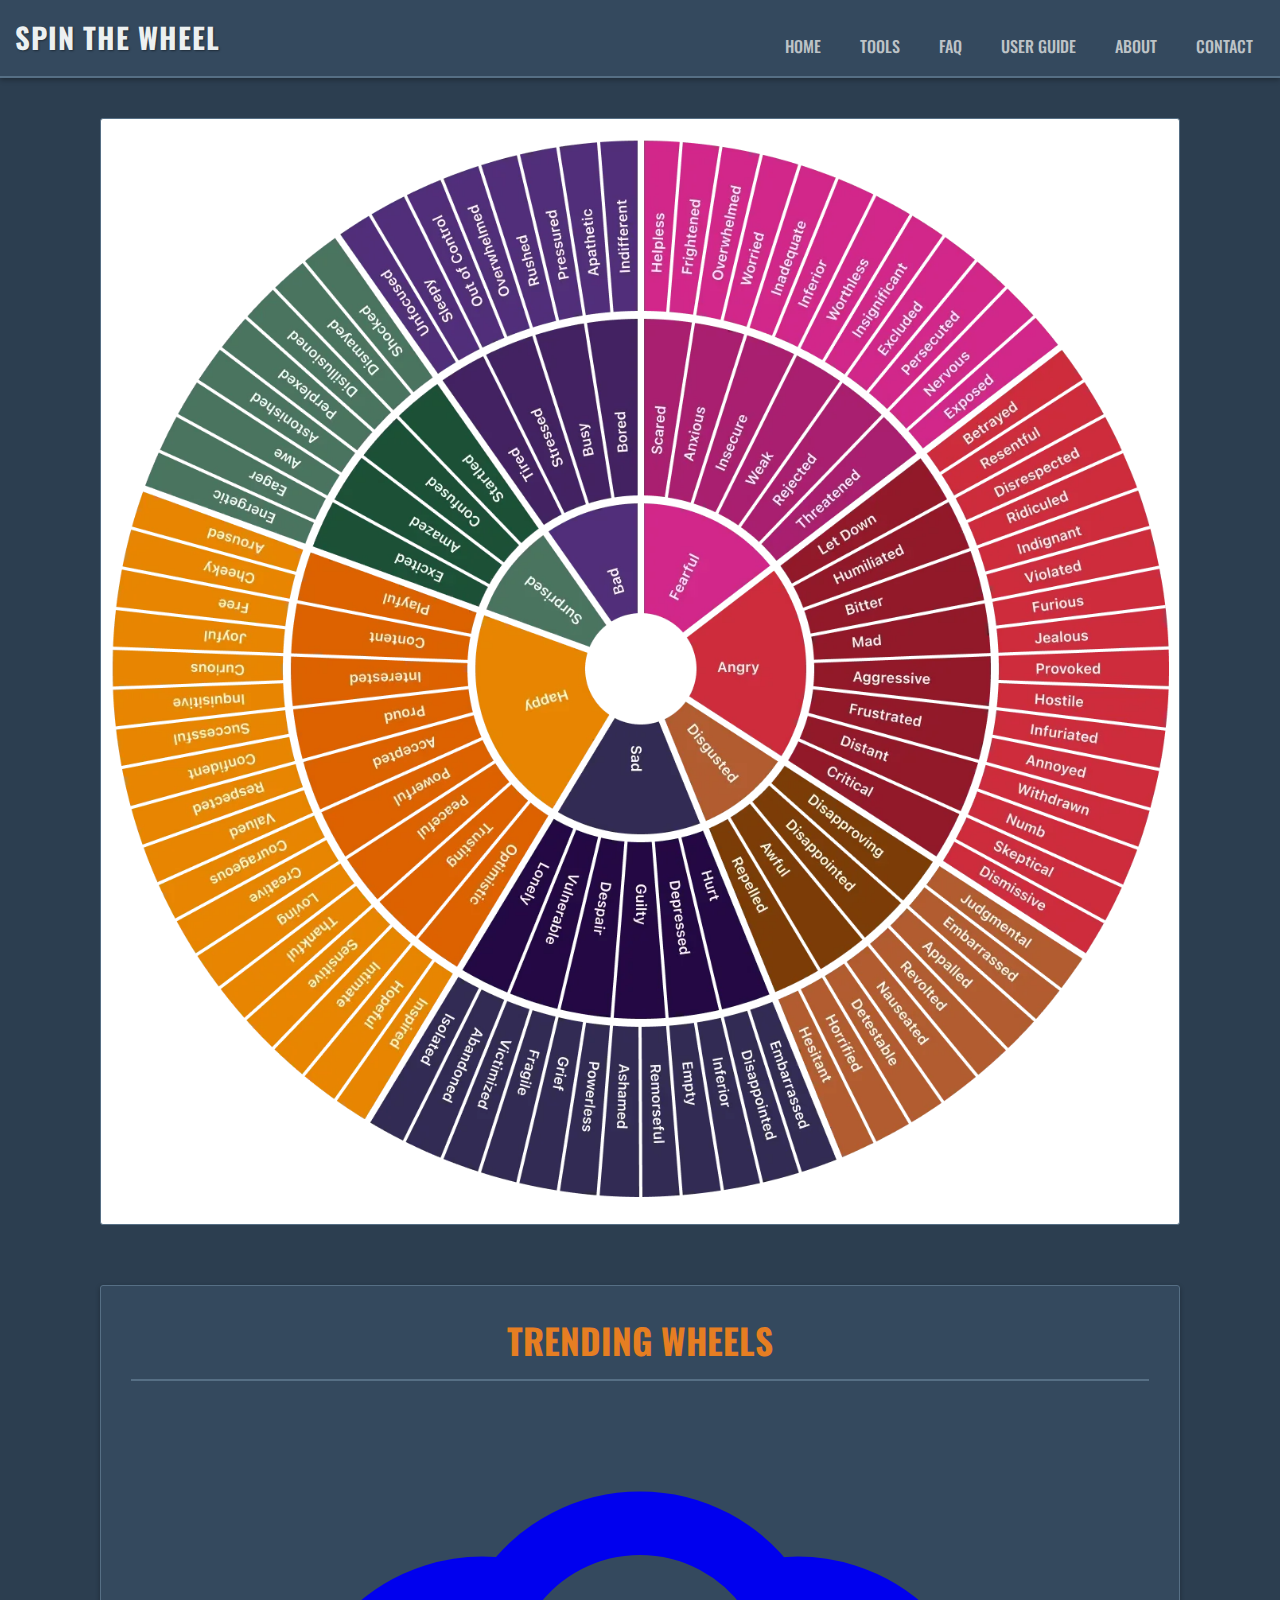
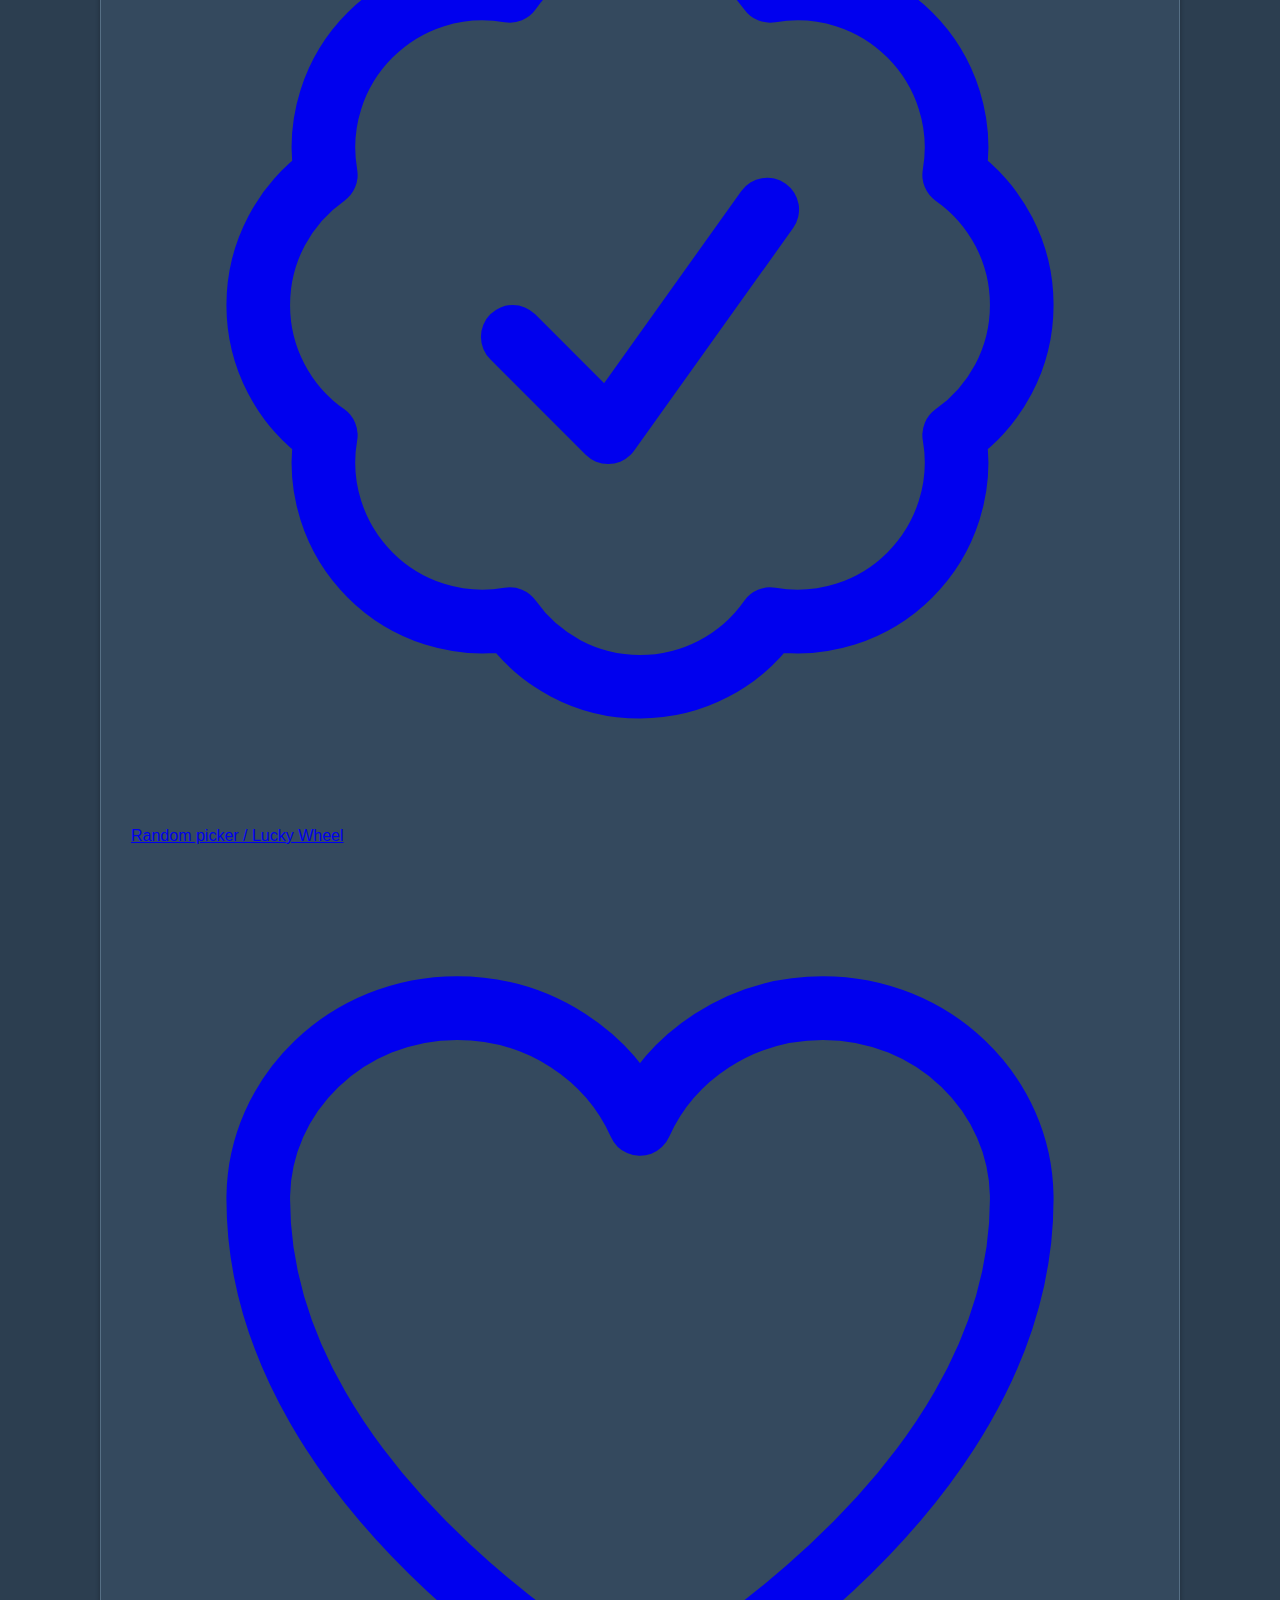
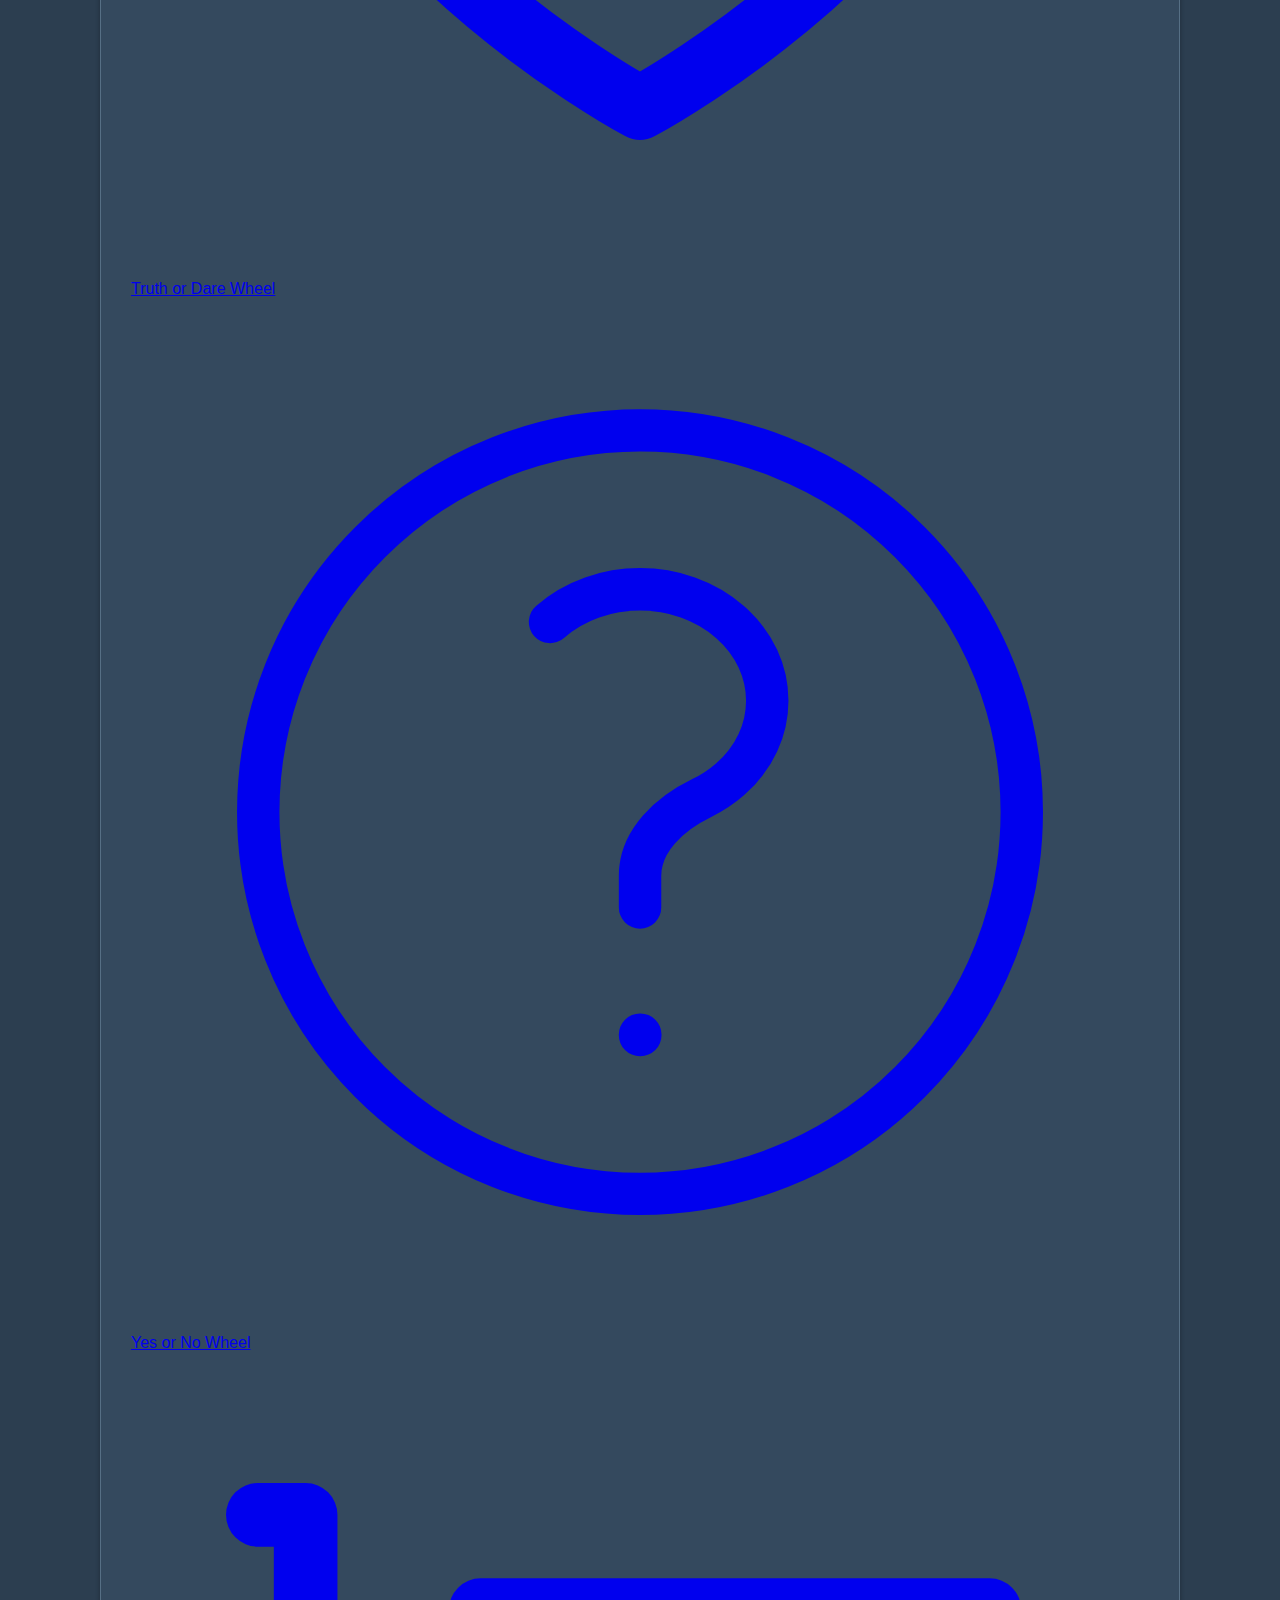
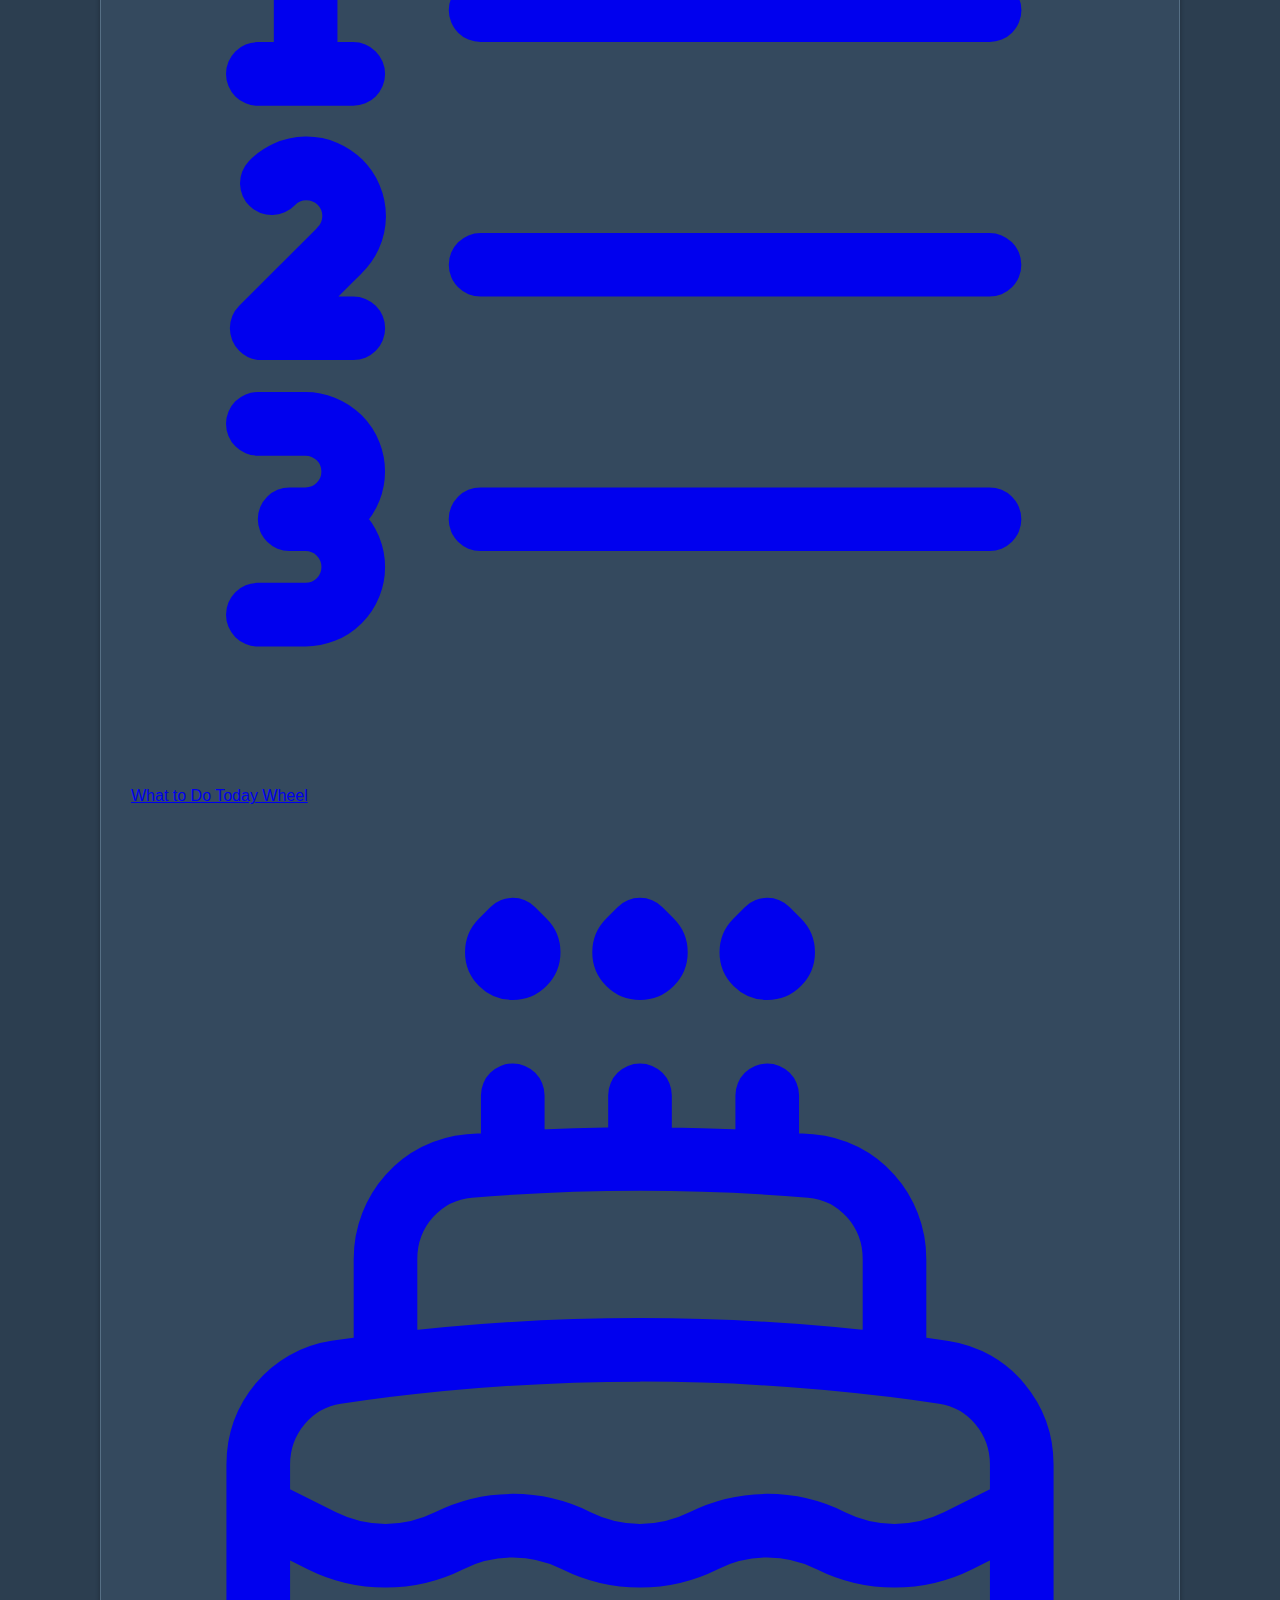
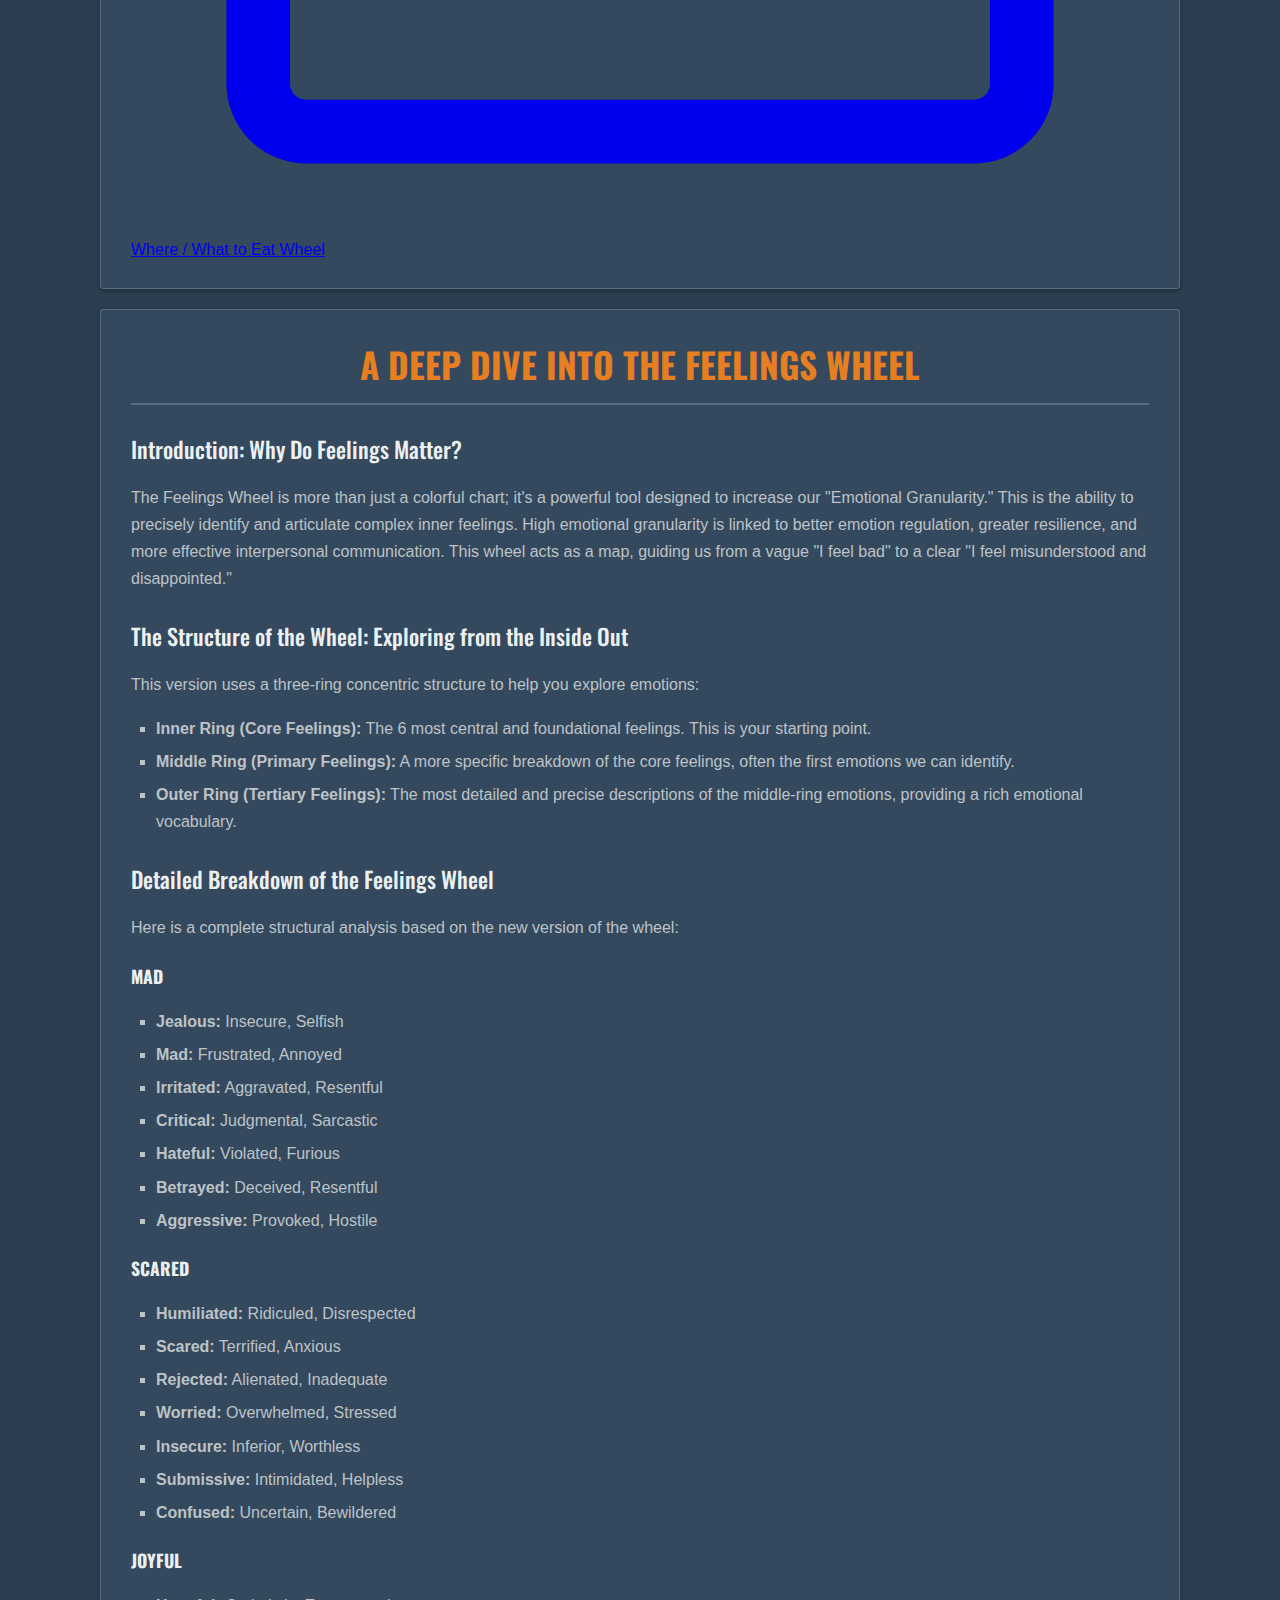
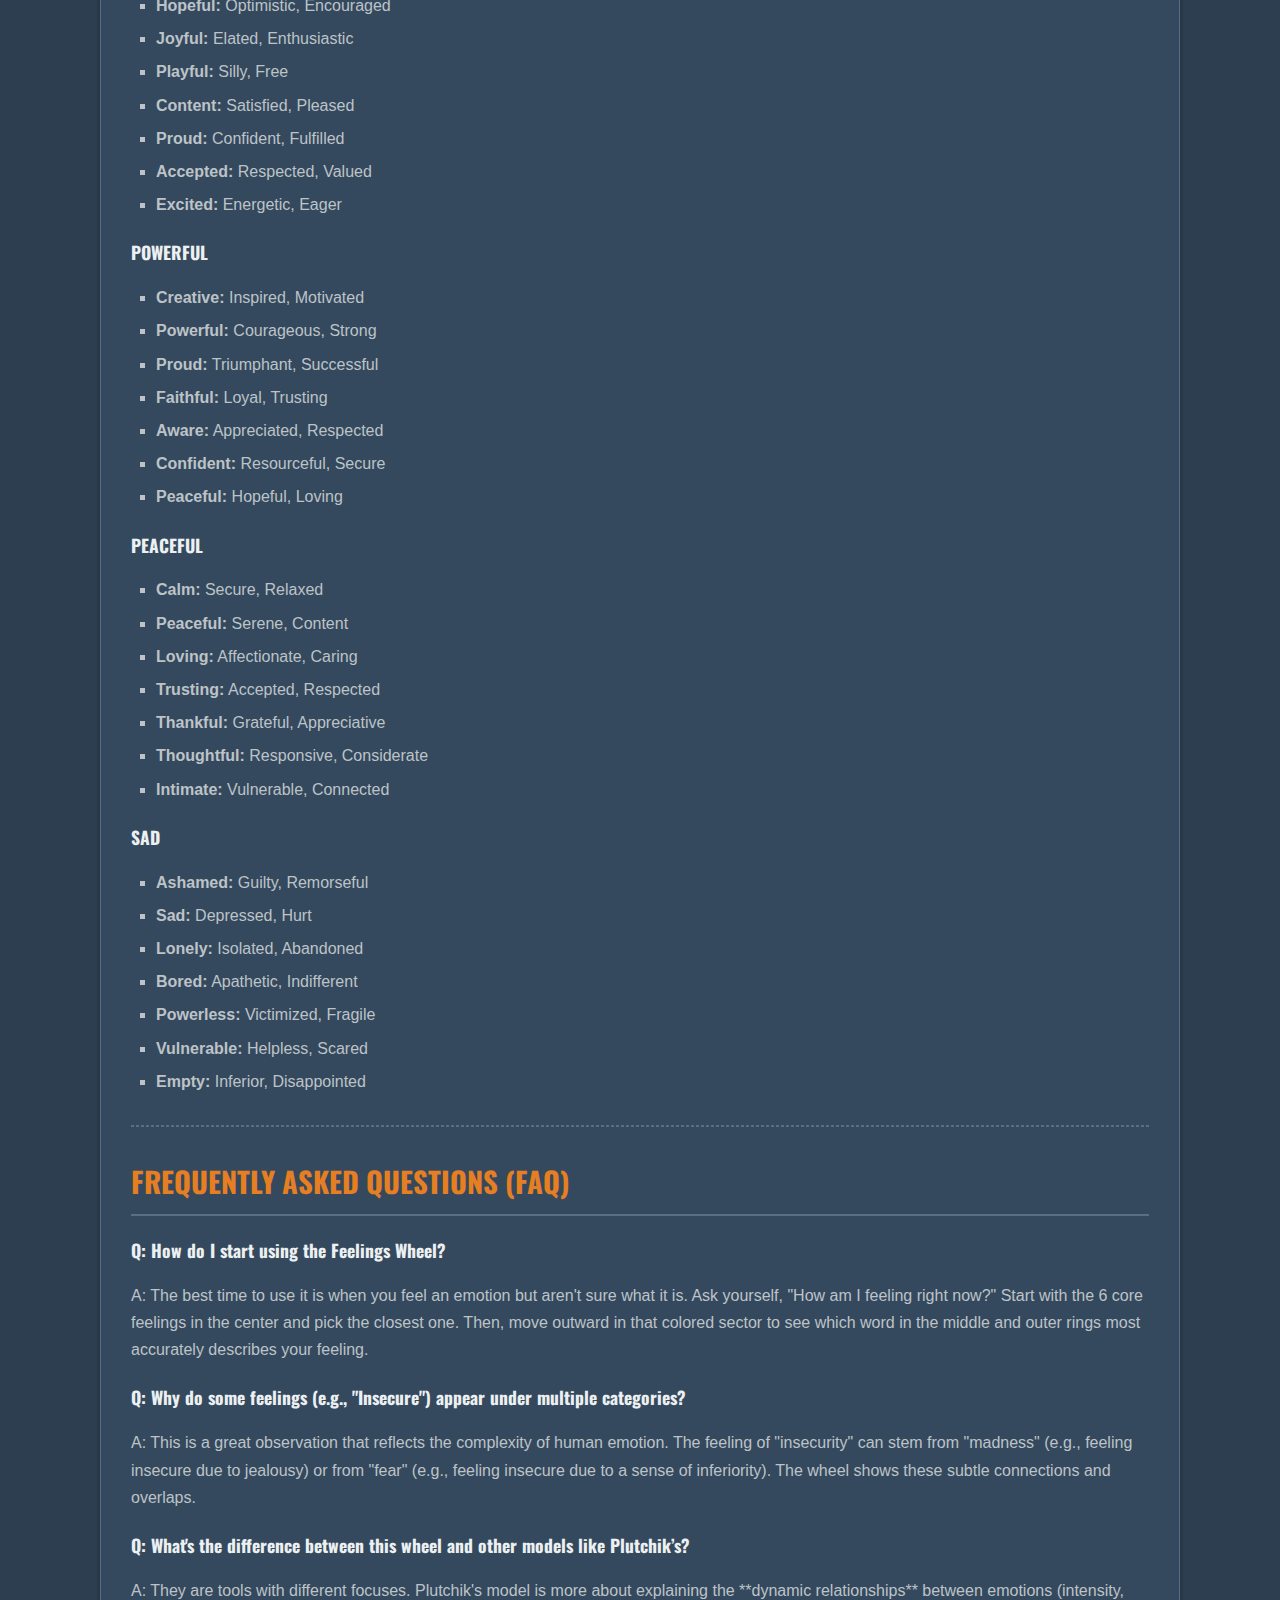
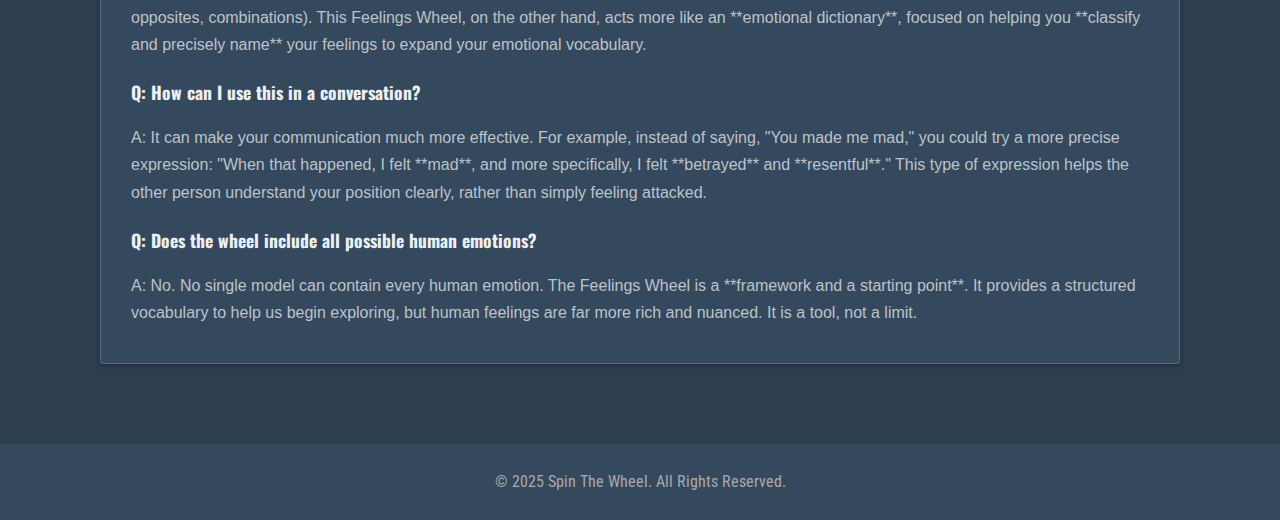
<file: emotion-wheel.html>
<!DOCTYPE html>
<html lang="en">
<head>
    <meta charset="UTF-8">
    <meta name="viewport" content="width=device-width, initial-scale=1.0">
    <title>The Feelings Wheel - A Detailed Guide</title>
    <meta name="description" content="A special topic page explaining the structure and content of the Feelings Wheel, a tool for emotional literacy.">

    <!-- Base stylesheet -->
    <link rel="stylesheet" href="./static/css/index.css">

    <link rel="preconnect" href="https://fonts.googleapis.com">
    <link rel="preconnect" href="https://fonts.gstatic.com" crossorigin>
    <link href="https://fonts.googleapis.com/css2?family=Oswald:wght@400;500;700&family=Roboto+Condensed:wght@400;700&display=swap" rel="stylesheet">
    <style>
        .image-container {
            text-align: center;
            padding: 20px 10px;
            background-color: #fff;
            border-radius: var(--border-radius-industrial);
            border: 1px solid var(--industrial-border);
            margin-top: 20px;
        }
        .image-container img {
            max-width: 100%;
            height: auto;
            border-radius: 8px;
        }
        .content-section h2, .content-section h3, .content-section h4 {
             font-family: var(--font-family-industrial);
        }
        .content-section h4 {
            font-size: 1.1em;
            color: var(--industrial-text);
            margin-top: 20px;
            margin-bottom: 5px;
        }
    </style>
</head>
<body>
    <nav class="navbar-industrial">
        <div class="navbar-brand"><h1><a href="/">Spin The Wheel</a></h1></div>
        <div class="navbar-collapse" id="navbarIndustrialNav">
            <ul class="navbar-nav">
                <li class="nav-item"><a href="/" class="nav-link">Home</a></li>
                <li class="nav-item"><a href="#trending-wheels" class="nav-link">tools</a></li>
                <li class="nav-item"><a href="#faq-section" class="nav-link">FAQ</a></li>
                <li class="nav-item"><a href="./user-guide.html" class="nav-link js-scroll-trigger">User Guide</a></li>
                <li class="nav-item"><a href="./about-us.html" class="nav-link">About</a></li>
                <li class="nav-item"><a href="./contact-us.html" class="nav-link">Contact</a></li>
            </ul>
        </div>
    </nav>

    <div class="main-content-wrapper" style="max-width: 1080px; padding: 0 15px;">
        <!-- Image Display -->
        <div class="image-container">
            <img id="interactive-wheel-image" src="./static/img/Wheel-of-Emotions-Handout.webp" alt="The Feelings Wheel" style="max-width: 100%; height: auto; border-radius: 8px; cursor: grab; user-select: none;">
        </div>
</div>
        <div class="manual-section-wrapper" style="margin-bottom:0;">
 <div class="manual-section" id="trending-wheels" style="padding-bottom: 25px;">
     <h2 style="margin-top:0; text-align:center;">Trending Wheels</h2>
     <div class="trending-links-container">
         <a href="yes-or-no-wheel.html" class="trending-link">
            <svg xmlns="http://www.w3.org/2000/svg" fill="none" viewBox="0 0 24 24" stroke-width="1.5" stroke="currentColor">
              <path stroke-linecap="round" stroke-linejoin="round" d="M9 12.75 11.25 15 15 9.75M21 12c0 1.268-.63 2.39-1.593 3.068a3.745 3.745 0 0 1-1.043 3.296 3.745 3.745 0 0 1-3.296 1.043A3.745 3.745 0 0 1 12 21c-1.268 0-2.39-.63-3.068-1.593a3.746 3.746 0 0 1-3.296-1.043 3.745 3.745 0 0 1-1.043-3.296A3.745 3.745 0 0 1 3 12c0-1.268.63-2.39 1.593-3.068a3.745 3.745 0 0 1 1.043-3.296 3.746 3.746 0 0 1 3.296-1.043A3.746 3.746 0 0 1 12 3c1.268 0 2.39.63 3.068 1.593a3.746 3.746 0 0 1 3.296 1.043 3.746 3.746 0 0 1 1.043 3.296A3.745 3.745 0 0 1 21 12Z" />
            </svg>
             <span>Random picker / Lucky Wheel</span>
         </a>

         <a href="truth-or-dare-wheel.html" class="trending-link">
            <svg xmlns="http://www.w3.org/2000/svg" fill="none" viewBox="0 0 24 24" stroke-width="1.5" stroke="currentColor">
              <path stroke-linecap="round" stroke-linejoin="round" d="M21 8.25c0-2.485-2.099-4.5-4.688-4.5-1.935 0-3.597 1.126-4.312 2.733-.715-1.607-2.377-2.733-4.313-2.733C5.1 3.75 3 5.765 3 8.25c0 7.22 9 12 9 12s9-4.78 9-12Z" />
            </svg>
             <span>Truth or Dare Wheel</span>
         </a>

         <a href="yes-or-no-wheel.html" class="trending-link">
             <svg xmlns="http://www.w3.org/2000/svg" fill="none" viewBox="0 0 24 24" stroke="currentColor">
               <path stroke-linecap="round" stroke-linejoin="round" d="M9.879 7.519c1.171-1.025 3.071-1.025 4.242 0 1.172 1.025 1.172 2.687 0
      3.712-.203.179-.43.326-.67.442-.745.361-1.45.999-1.45 1.827v.75M21 12a9 9 0 11-18 0 9 9 0 0118 0zm-9 5.25h.008v.008H12v-.008z" />
             </svg>
             <span>Yes or No Wheel</span>
         </a>

         <a href="what-to-do-wheel.html" class="trending-link">
            <svg xmlns="http://www.w3.org/2000/svg" fill="none" viewBox="0 0 24 24" stroke-width="1.5" stroke="currentColor">
              <path stroke-linecap="round" stroke-linejoin="round" d="M8.242 5.992h12m-12 6.003H20.24m-12 5.999h12M4.117 7.495v-3.75H2.99m1.125 3.75H2.99m1.125 0H5.24m-1.92 2.577a1.125 1.125 0 1 1 1.591 1.59l-1.83 1.83h2.16M2.99 15.745h1.125a1.125 1.125 0 0 1 0 2.25H3.74m0-.002h.375a1.125 1.125 0 0 1 0 2.25H2.99" />
            </svg>
             <span>What to Do Today Wheel</span>
         </a>

         <a href="what-to-eat-wheel.html" class="trending-link">
            <svg xmlns="http://www.w3.org/2000/svg" fill="none" viewBox="0 0 24 24" stroke-width="1.5" stroke="currentColor">
              <path stroke-linecap="round" stroke-linejoin="round" d="M12 8.25v-1.5m0 1.5c-1.355 0-2.697.056-4.024.166C6.845 8.51 6 9.473 6 10.608v2.513m6-4.871c1.355 0 2.697.056 4.024.166C17.155 8.51 18 9.473 18 10.608v2.513M15 8.25v-1.5m-6 1.5v-1.5m12 9.75-1.5.75a3.354 3.354 0 0 1-3 0 3.354 3.354 0 0 0-3 0 3.354 3.354 0 0 1-3 0 3.354 3.354 0 0 0-3 0 3.354 3.354 0 0 1-3 0L3 16.5m15-3.379a48.474 48.474 0 0 0-6-.371c-2.032 0-4.034.126-6 .371m12 0c.39.049.777.102 1.163.16 1.07.16 1.837 1.094 1.837 2.175v5.169c0 .621-.504 1.125-1.125 1.125H4.125A1.125 1.125 0 0 1 3 20.625v-5.17c0-1.08.768-2.014 1.837-2.174A47.78 47.78 0 0 1 6 13.12M12.265 3.11a.375.375 0 1 1-.53 0L12 2.845l.265.265Zm-3 0a.375.375 0 1 1-.53 0L9 2.845l.265.265Zm6 0a.375.375 0 1 1-.53 0L15 2.845l.265.265Z" />
            </svg>
             <span>Where / What to Eat Wheel</span>
         </a>

     </div>
 </div></div>
        <!-- Detailed Explanation -->
        <div class="manual-section-wrapper content-section" style="margin-top: 20px;">
            <div class="manual-section">
                
                <h2>A Deep Dive into the Feelings Wheel</h2>

                <h3>Introduction: Why Do Feelings Matter?</h3>
                <p>The Feelings Wheel is more than just a colorful chart; it's a powerful tool designed to increase our "Emotional Granularity." This is the ability to precisely identify and articulate complex inner feelings. High emotional granularity is linked to better emotion regulation, greater resilience, and more effective interpersonal communication. This wheel acts as a map, guiding us from a vague "I feel bad" to a clear "I feel misunderstood and disappointed."</p>

                <h3>The Structure of the Wheel: Exploring from the Inside Out</h3>
                <p>This version uses a three-ring concentric structure to help you explore emotions:</p>
                <ul>
                    <li><b>Inner Ring (Core Feelings):</b> The 6 most central and foundational feelings. This is your starting point.</li>
                    <li><b>Middle Ring (Primary Feelings):</b> A more specific breakdown of the core feelings, often the first emotions we can identify.</li>
                    <li><b>Outer Ring (Tertiary Feelings):</b> The most detailed and precise descriptions of the middle-ring emotions, providing a rich emotional vocabulary.</li>
                </ul>

                <h3>Detailed Breakdown of the Feelings Wheel</h3>
                <p>Here is a complete structural analysis based on the new version of the wheel:</p>

                <h4>MAD</h4>
                <ul>
                    <li><b>Jealous:</b> Insecure, Selfish</li>
                    <li><b>Mad:</b> Frustrated, Annoyed</li>
                    <li><b>Irritated:</b> Aggravated, Resentful</li>
                    <li><b>Critical:</b> Judgmental, Sarcastic</li>
                    <li><b>Hateful:</b> Violated, Furious</li>
                    <li><b>Betrayed:</b> Deceived, Resentful</li>
                    <li><b>Aggressive:</b> Provoked, Hostile</li>
                </ul>

                <h4>SCARED</h4>
                <ul>
                    <li><b>Humiliated:</b> Ridiculed, Disrespected</li>
                    <li><b>Scared:</b> Terrified, Anxious</li>
                    <li><b>Rejected:</b> Alienated, Inadequate</li>
                    <li><b>Worried:</b> Overwhelmed, Stressed</li>
                    <li><b>Insecure:</b> Inferior, Worthless</li>
                    <li><b>Submissive:</b> Intimidated, Helpless</li>
                    <li><b>Confused:</b> Uncertain, Bewildered</li>
                </ul>

                <h4>JOYFUL</h4>
                <ul>
                    <li><b>Hopeful:</b> Optimistic, Encouraged</li>
                    <li><b>Joyful:</b> Elated, Enthusiastic</li>
                    <li><b>Playful:</b> Silly, Free</li>
                    <li><b>Content:</b> Satisfied, Pleased</li>
                    <li><b>Proud:</b> Confident, Fulfilled</li>
                    <li><b>Accepted:</b> Respected, Valued</li>
                    <li><b>Excited:</b> Energetic, Eager</li>
                </ul>

                <h4>POWERFUL</h4>
                <ul>
                    <li><b>Creative:</b> Inspired, Motivated</li>
                    <li><b>Powerful:</b> Courageous, Strong</li>
                    <li><b>Proud:</b> Triumphant, Successful</li>
                    <li><b>Faithful:</b> Loyal, Trusting</li>
                    <li><b>Aware:</b> Appreciated, Respected</li>
                    <li><b>Confident:</b> Resourceful, Secure</li>
                    <li><b>Peaceful:</b> Hopeful, Loving</li>
                </ul>

                <h4>PEACEFUL</h4>
                <ul>
                    <li><b>Calm:</b> Secure, Relaxed</li>
                    <li><b>Peaceful:</b> Serene, Content</li>
                    <li><b>Loving:</b> Affectionate, Caring</li>
                    <li><b>Trusting:</b> Accepted, Respected</li>
                    <li><b>Thankful:</b> Grateful, Appreciative</li>
                    <li><b>Thoughtful:</b> Responsive, Considerate</li>
                    <li><b>Intimate:</b> Vulnerable, Connected</li>
                </ul>

                <h4>SAD</h4>
                <ul>
                    <li><b>Ashamed:</b> Guilty, Remorseful</li>
                    <li><b>Sad:</b> Depressed, Hurt</li>
                    <li><b>Lonely:</b> Isolated, Abandoned</li>
                    <li><b>Bored:</b> Apathetic, Indifferent</li>
                    <li><b>Powerless:</b> Victimized, Fragile</li>
                    <li><b>Vulnerable:</b> Helpless, Scared</li>
                    <li><b>Empty:</b> Inferior, Disappointed</li>
                </ul>

                <hr style="margin: 30px 0;">

                <h2 id="faq-section">Frequently Asked Questions (FAQ)</h2>
                
                <h4>Q: How do I start using the Feelings Wheel?</h4>
                <p>A: The best time to use it is when you feel an emotion but aren't sure what it is. Ask yourself, "How am I feeling right now?" Start with the 6 core feelings in the center and pick the closest one. Then, move outward in that colored sector to see which word in the middle and outer rings most accurately describes your feeling.</p>

                <h4>Q: Why do some feelings (e.g., "Insecure") appear under multiple categories?</h4>
                <p>A: This is a great observation that reflects the complexity of human emotion. The feeling of "insecurity" can stem from "madness" (e.g., feeling insecure due to jealousy) or from "fear" (e.g., feeling insecure due to a sense of inferiority). The wheel shows these subtle connections and overlaps.</p>
                
                <h4>Q: What's the difference between this wheel and other models like Plutchik’s?</h4>
                <p>A: They are tools with different focuses. Plutchik's model is more about explaining the **dynamic relationships** between emotions (intensity, opposites, combinations). This Feelings Wheel, on the other hand, acts more like an **emotional dictionary**, focused on helping you **classify and precisely name** your feelings to expand your emotional vocabulary.</p>

                <h4>Q: How can I use this in a conversation?</h4>
                <p>A: It can make your communication much more effective. For example, instead of saying, "You made me mad," you could try a more precise expression: "When that happened, I felt **mad**, and more specifically, I felt **betrayed** and **resentful**." This type of expression helps the other person understand your position clearly, rather than simply feeling attacked.</p>

                <h4>Q: Does the wheel include all possible human emotions?</h4>
                <p>A: No. No single model can contain every human emotion. The Feelings Wheel is a **framework and a starting point**. It provides a structured vocabulary to help us begin exploring, but human feelings are far more rich and nuanced. It is a tool, not a limit.</p>

            </div>
        </div>

    <footer style="margin-top: 40px;">
        <p>© 2025 Spin The Wheel. All Rights Reserved.</p>
    </footer>
<script src="./static/js/truth-or-dare-wheel.js"></script>
    <script src="./static/js/image-interactivity.js"></script>
</body>
</html>
</file>
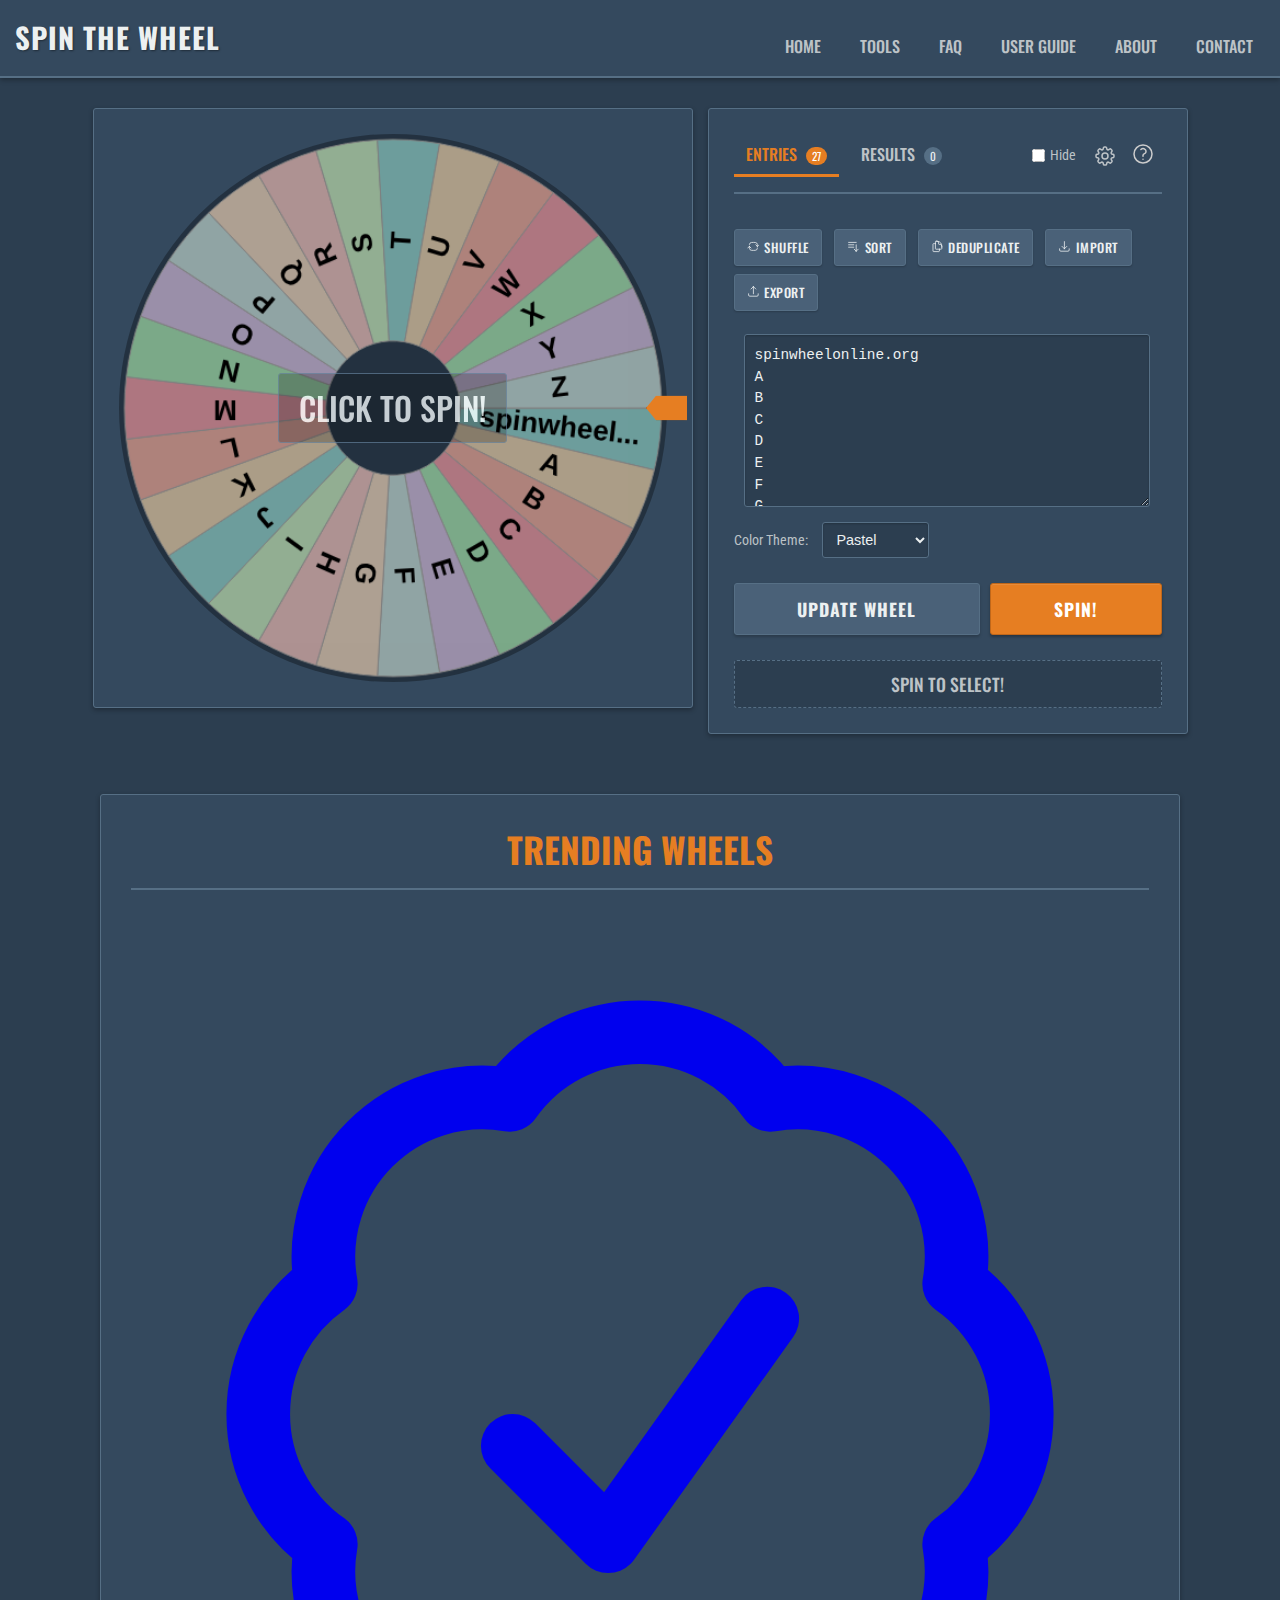
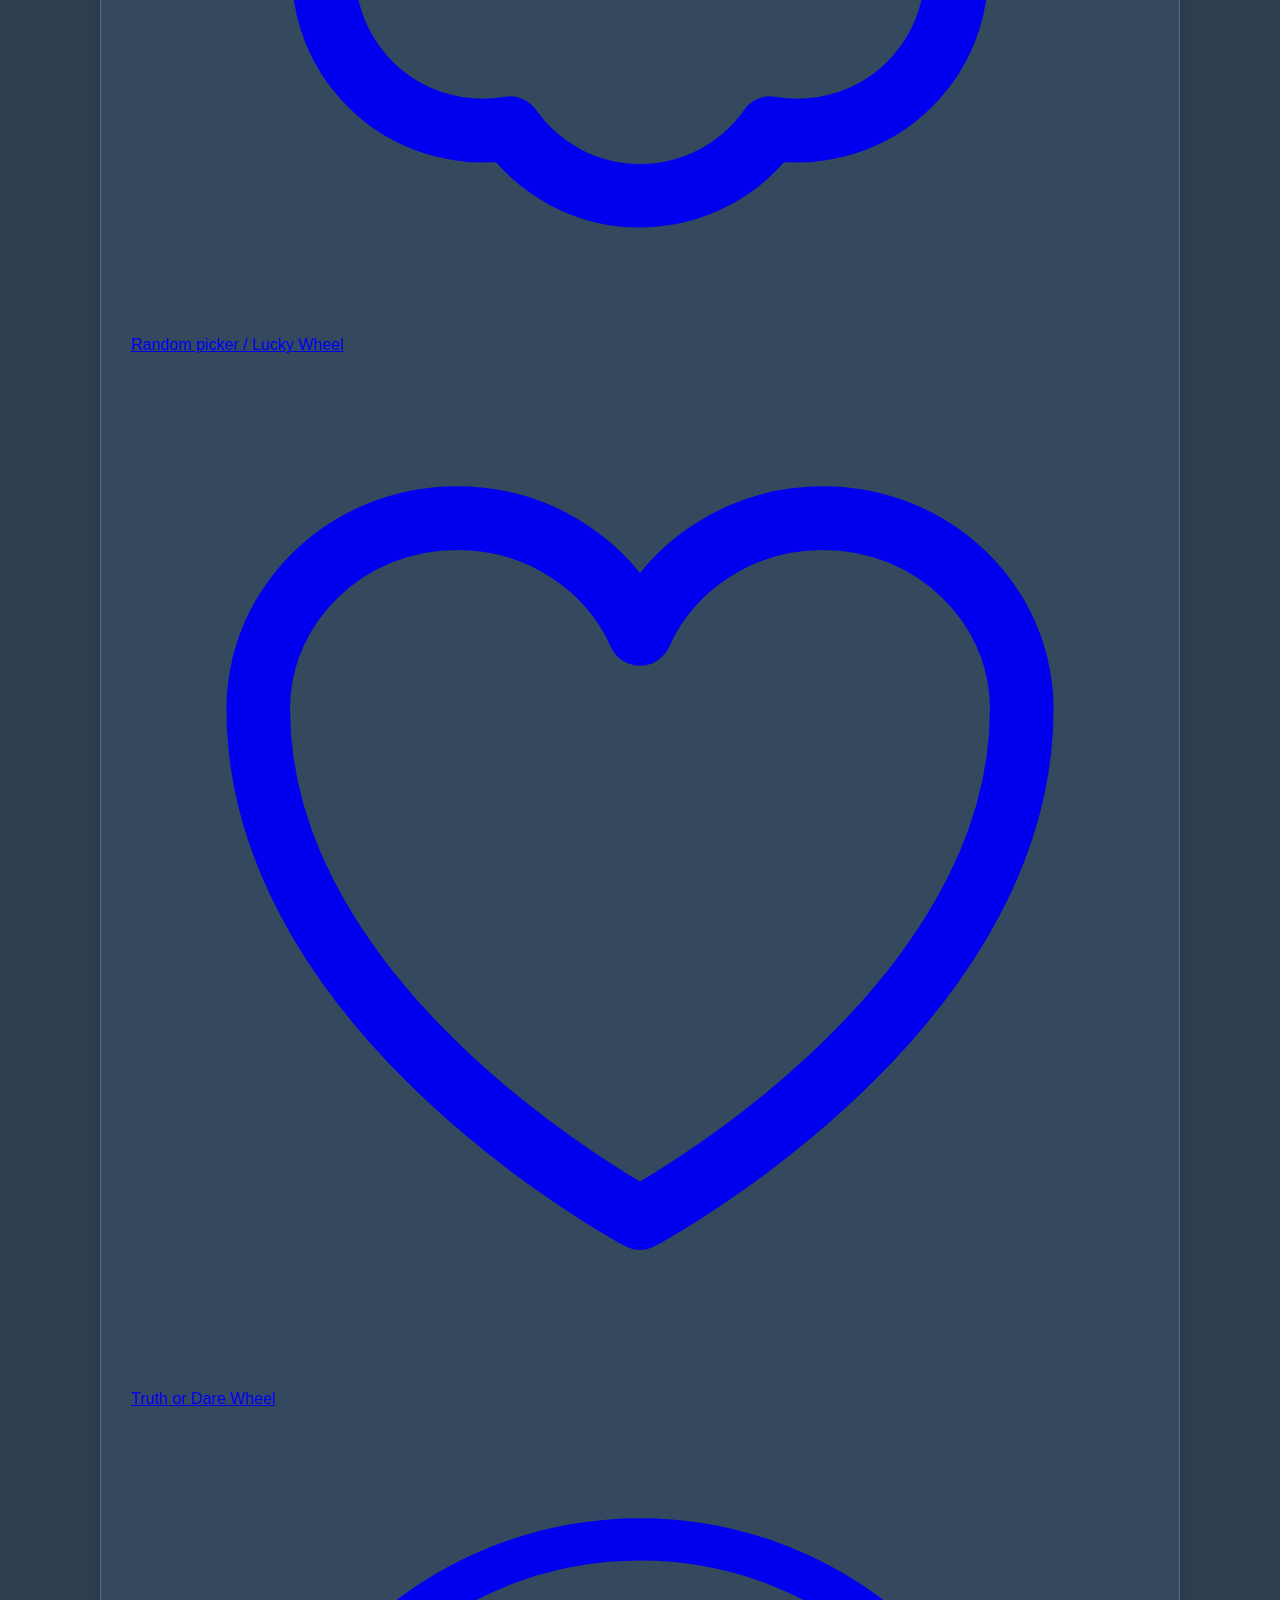
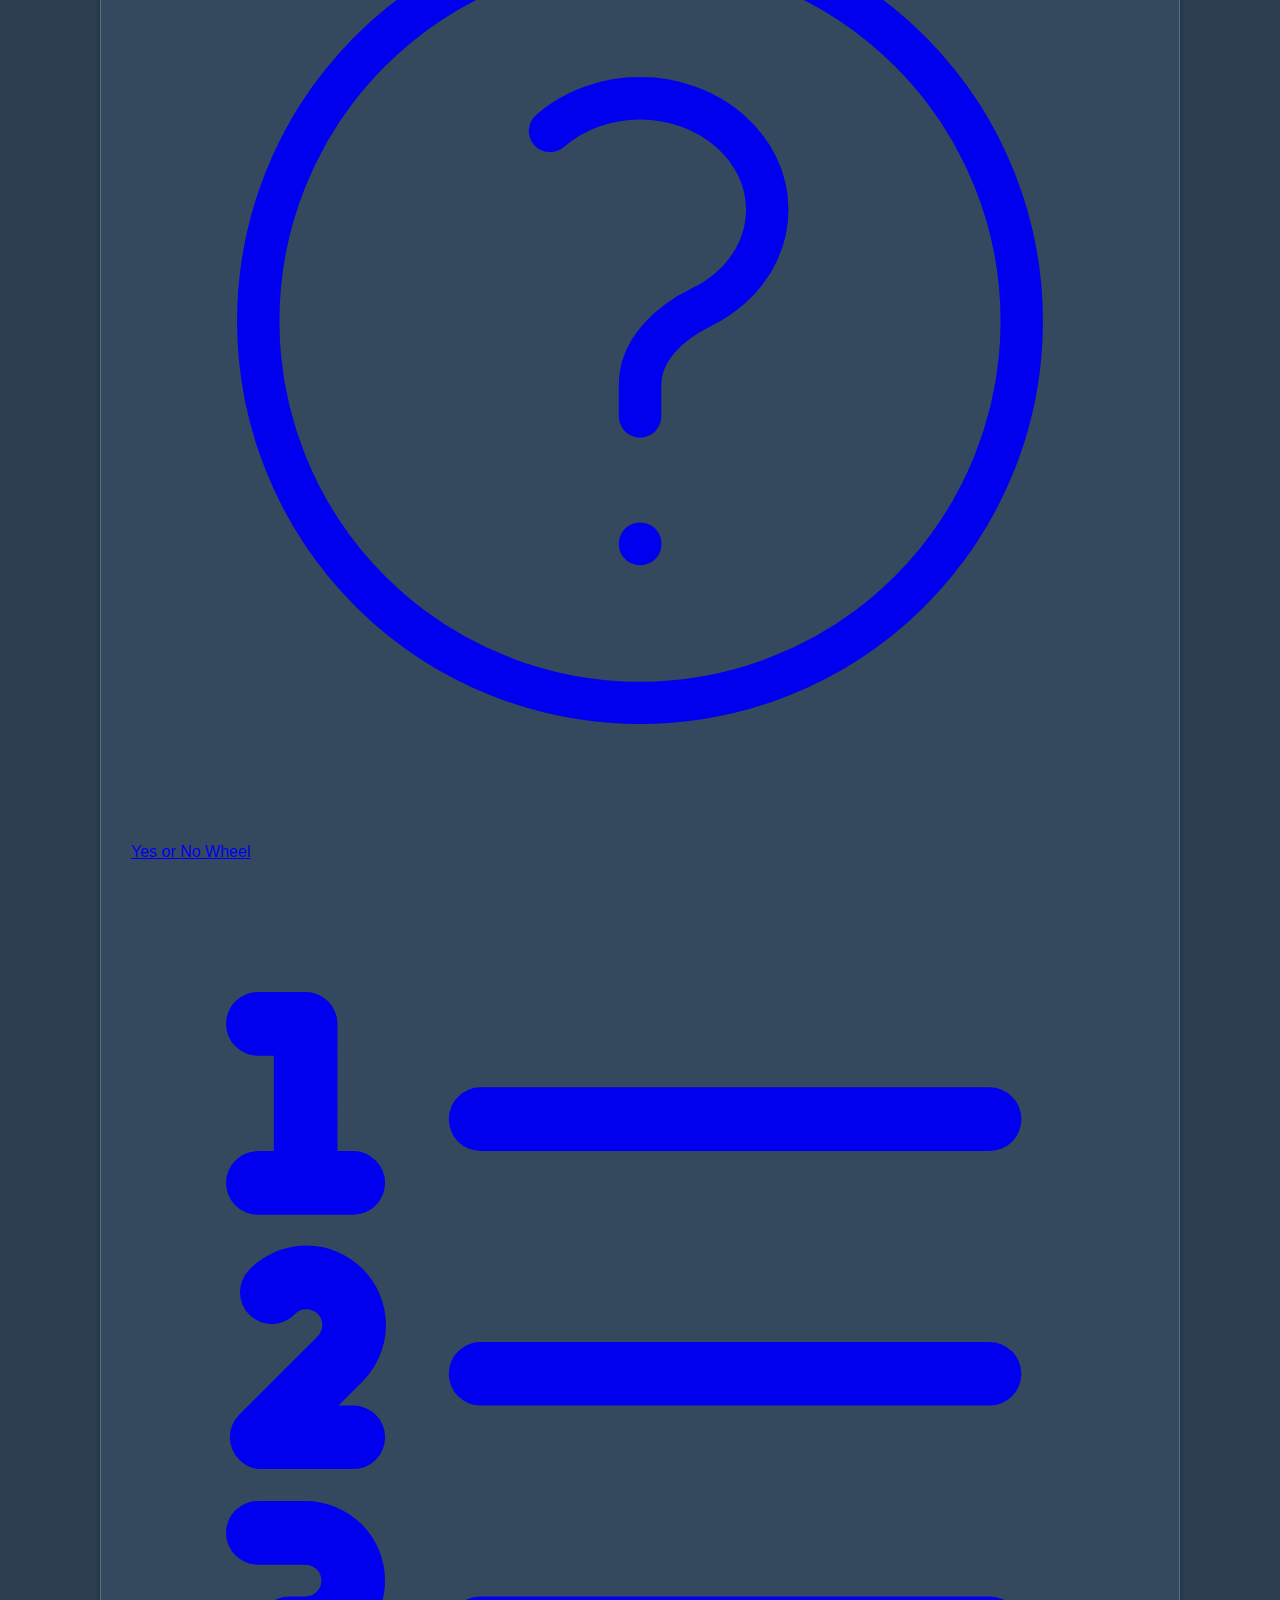
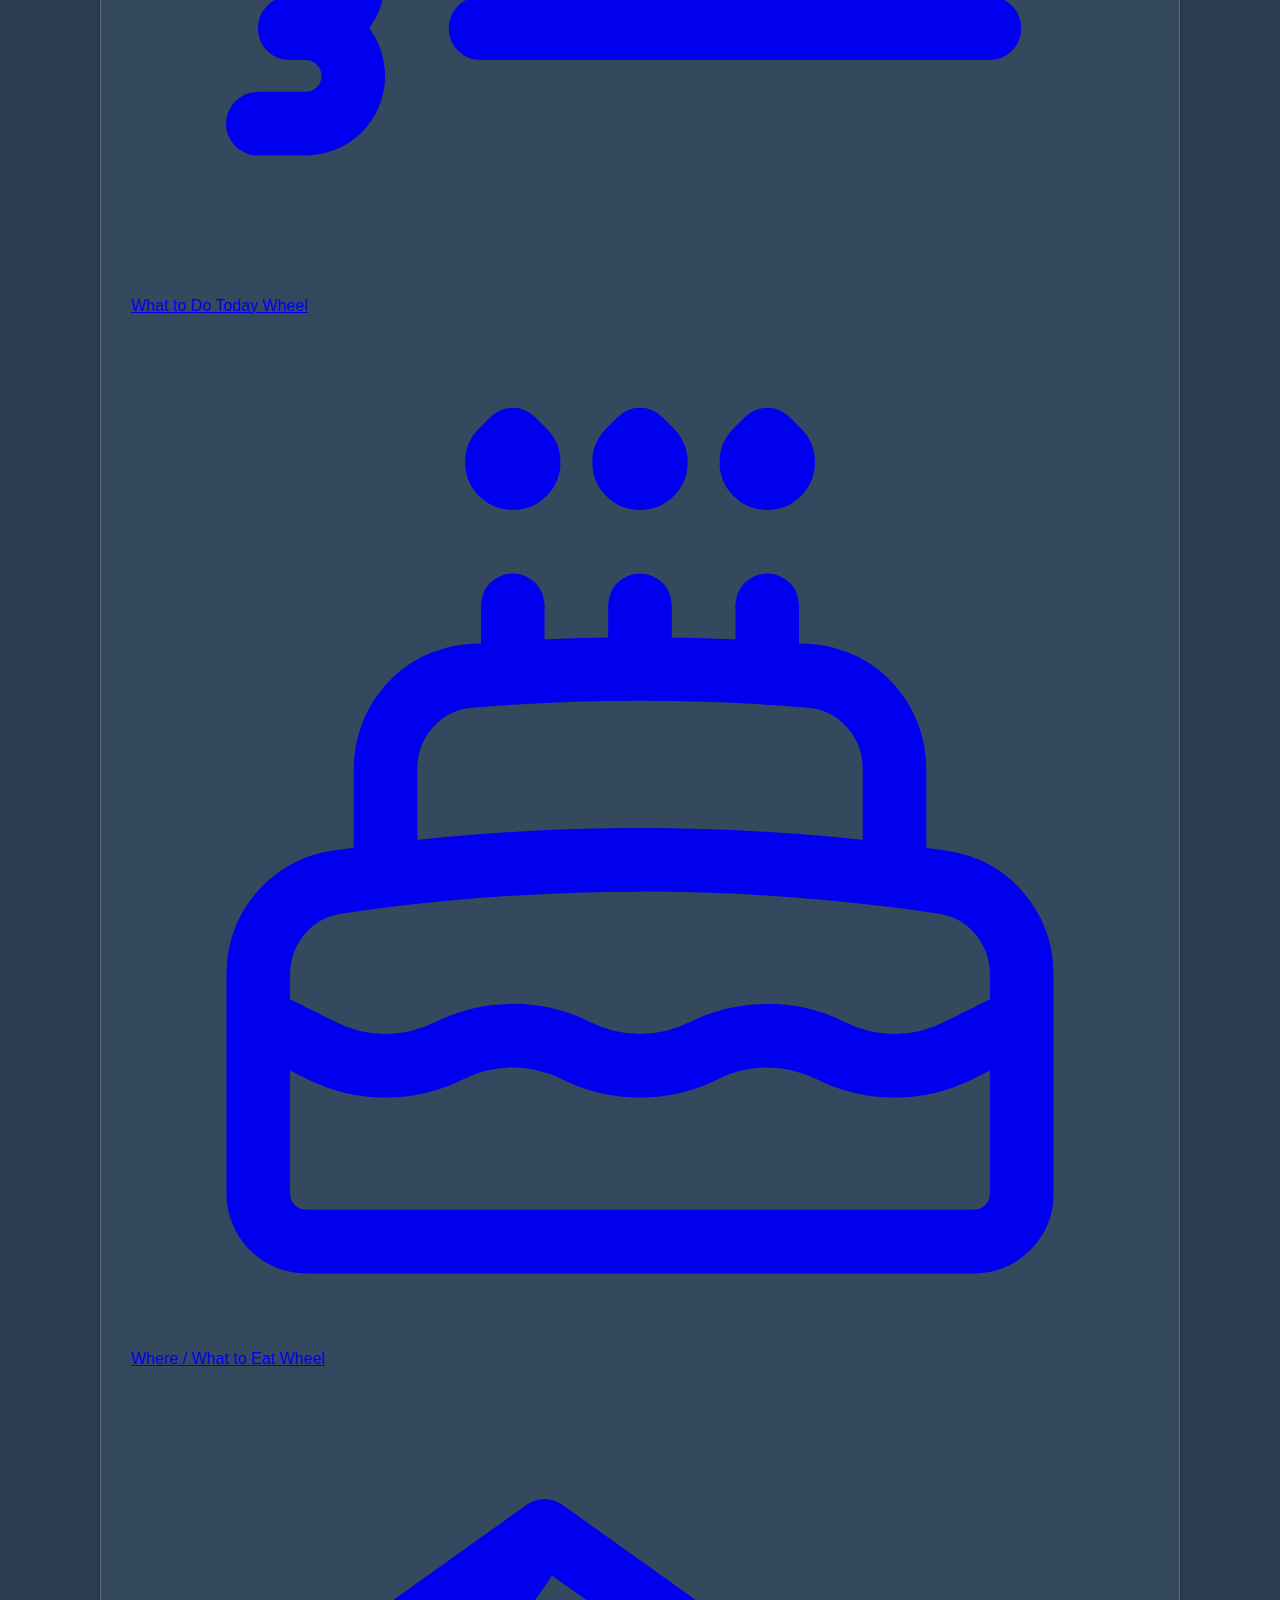
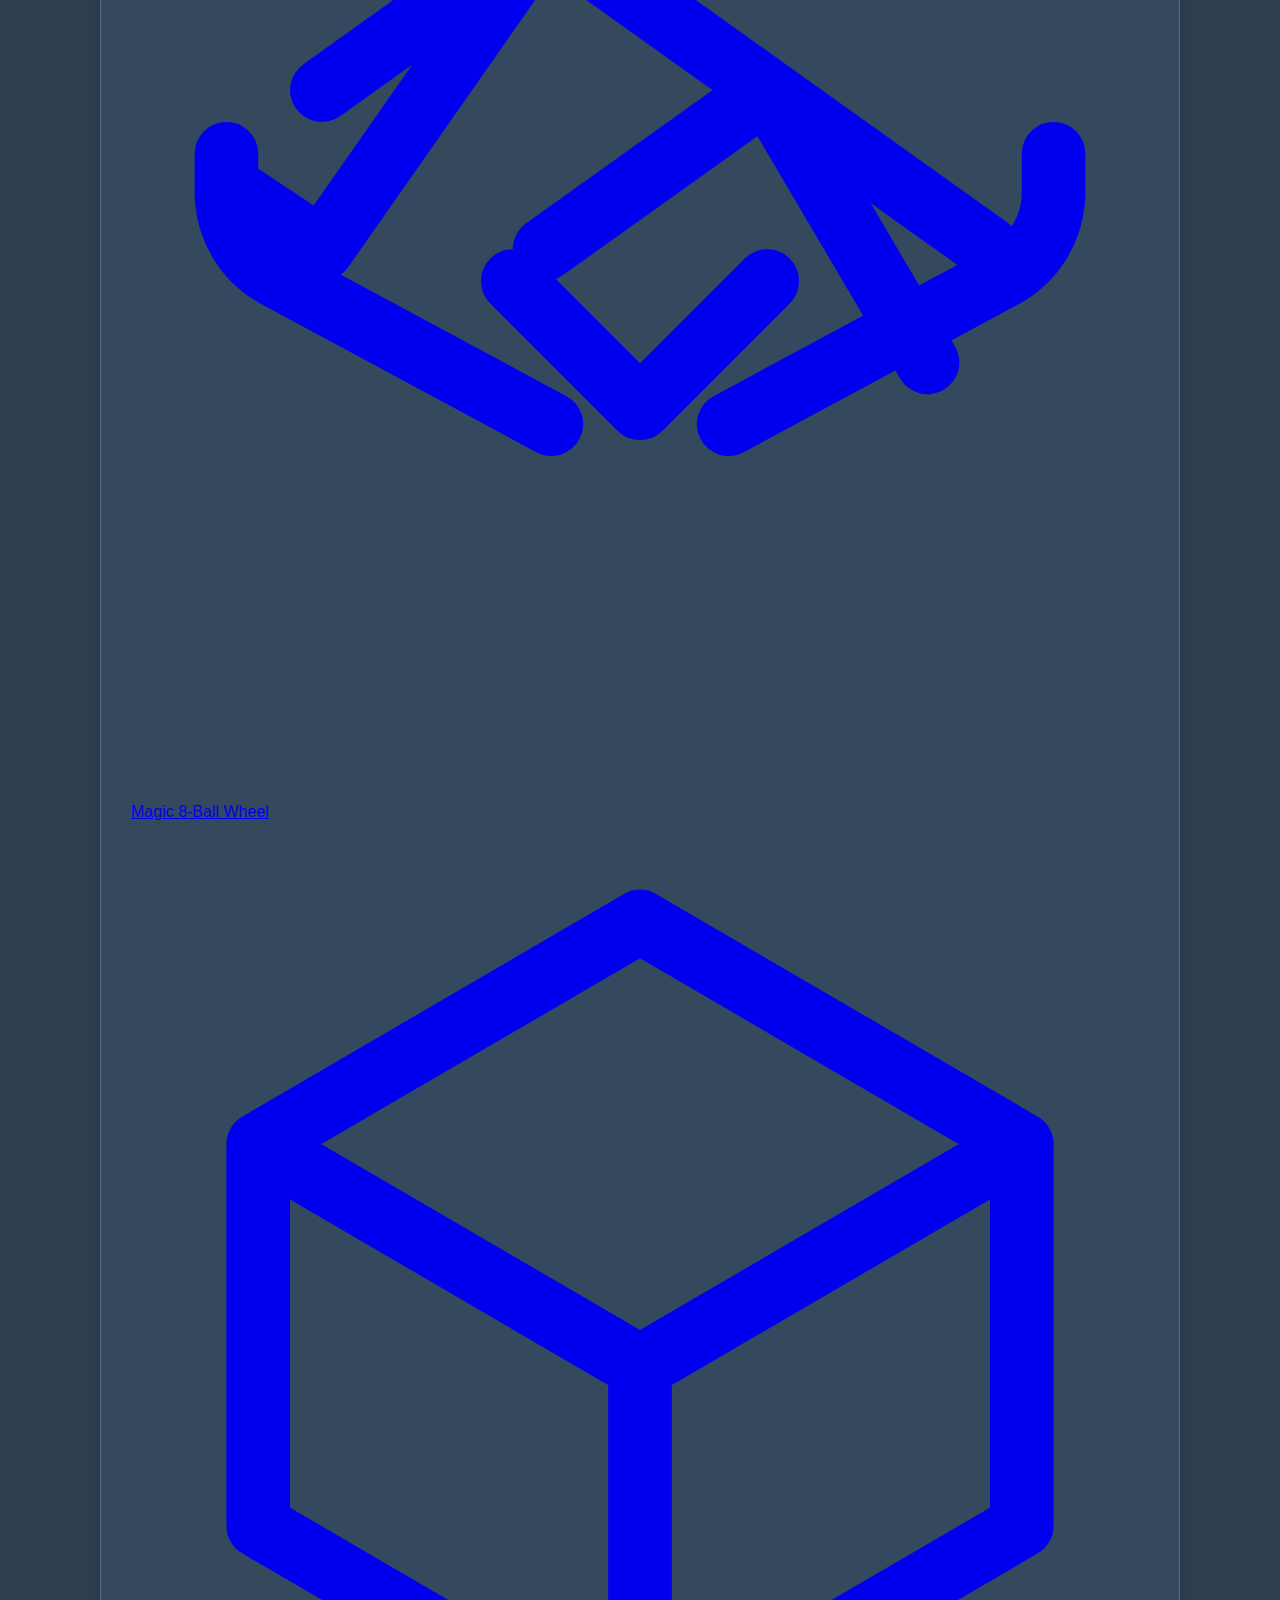
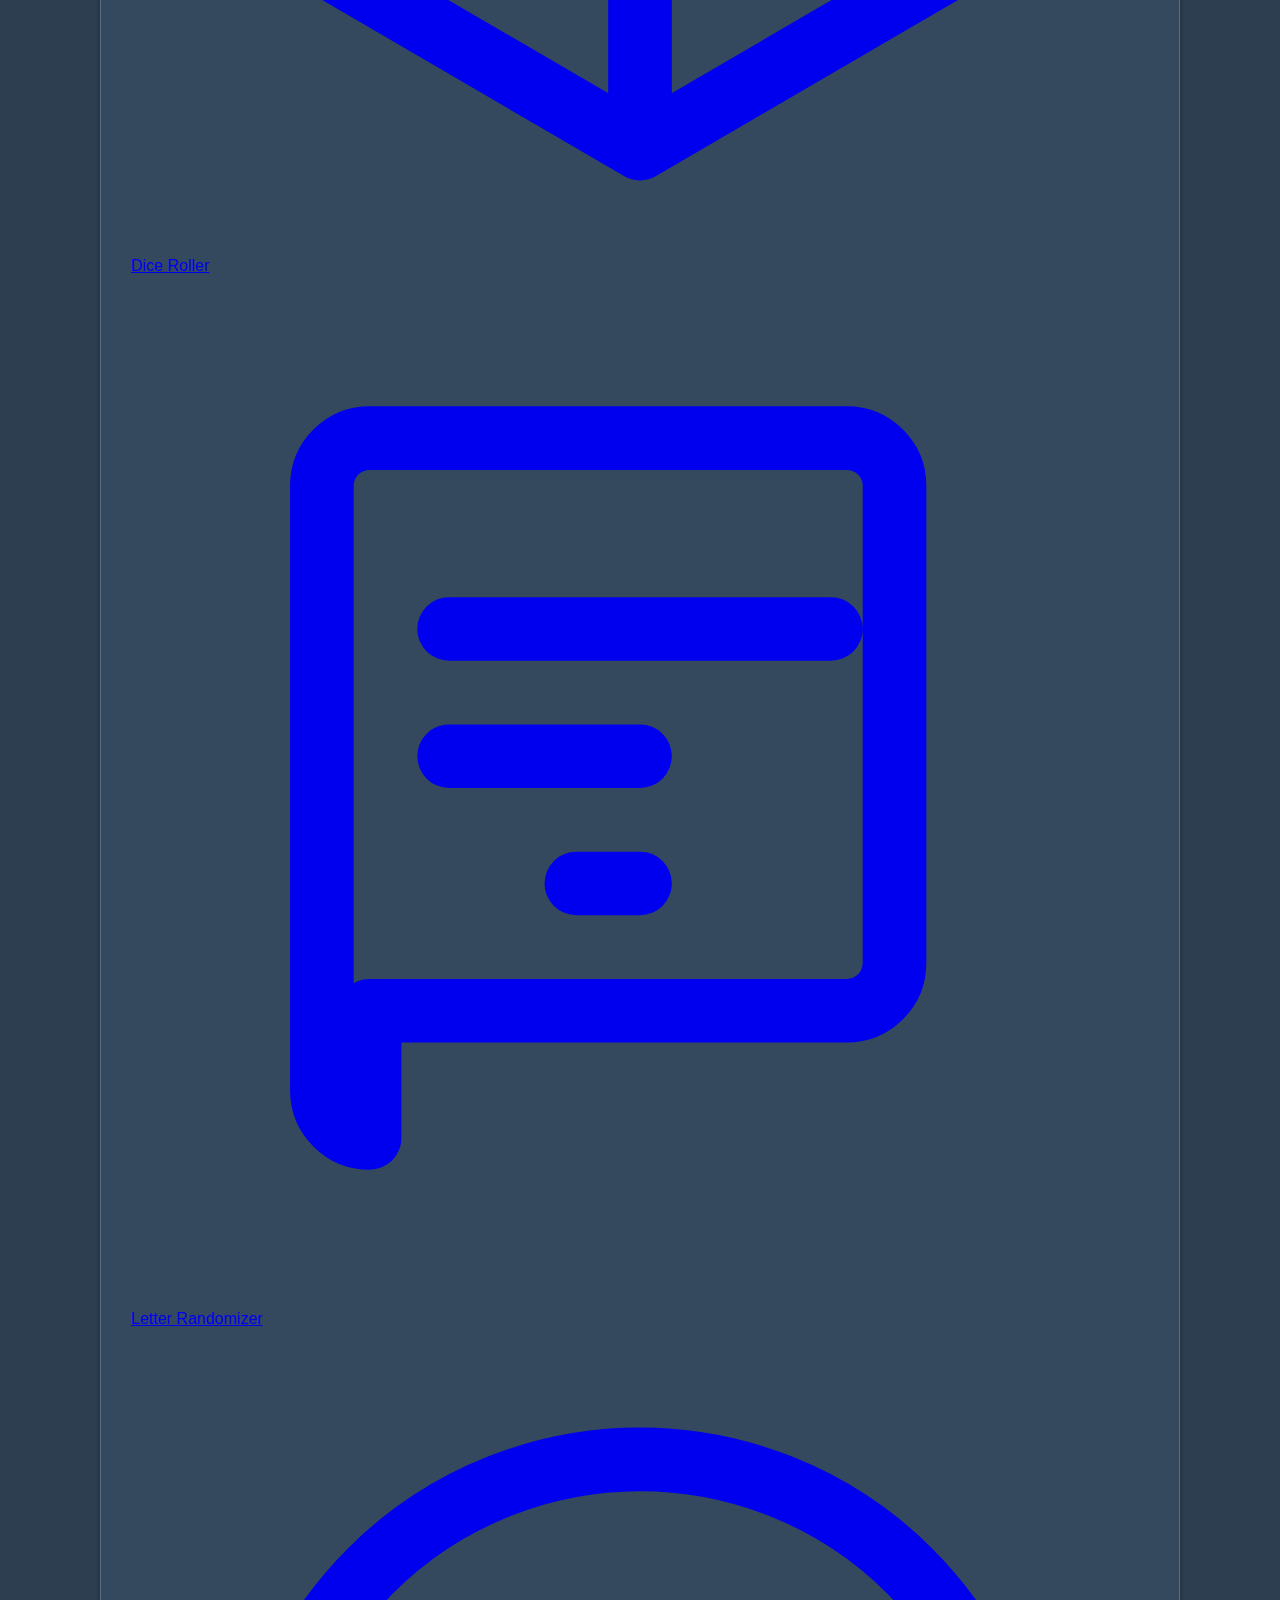
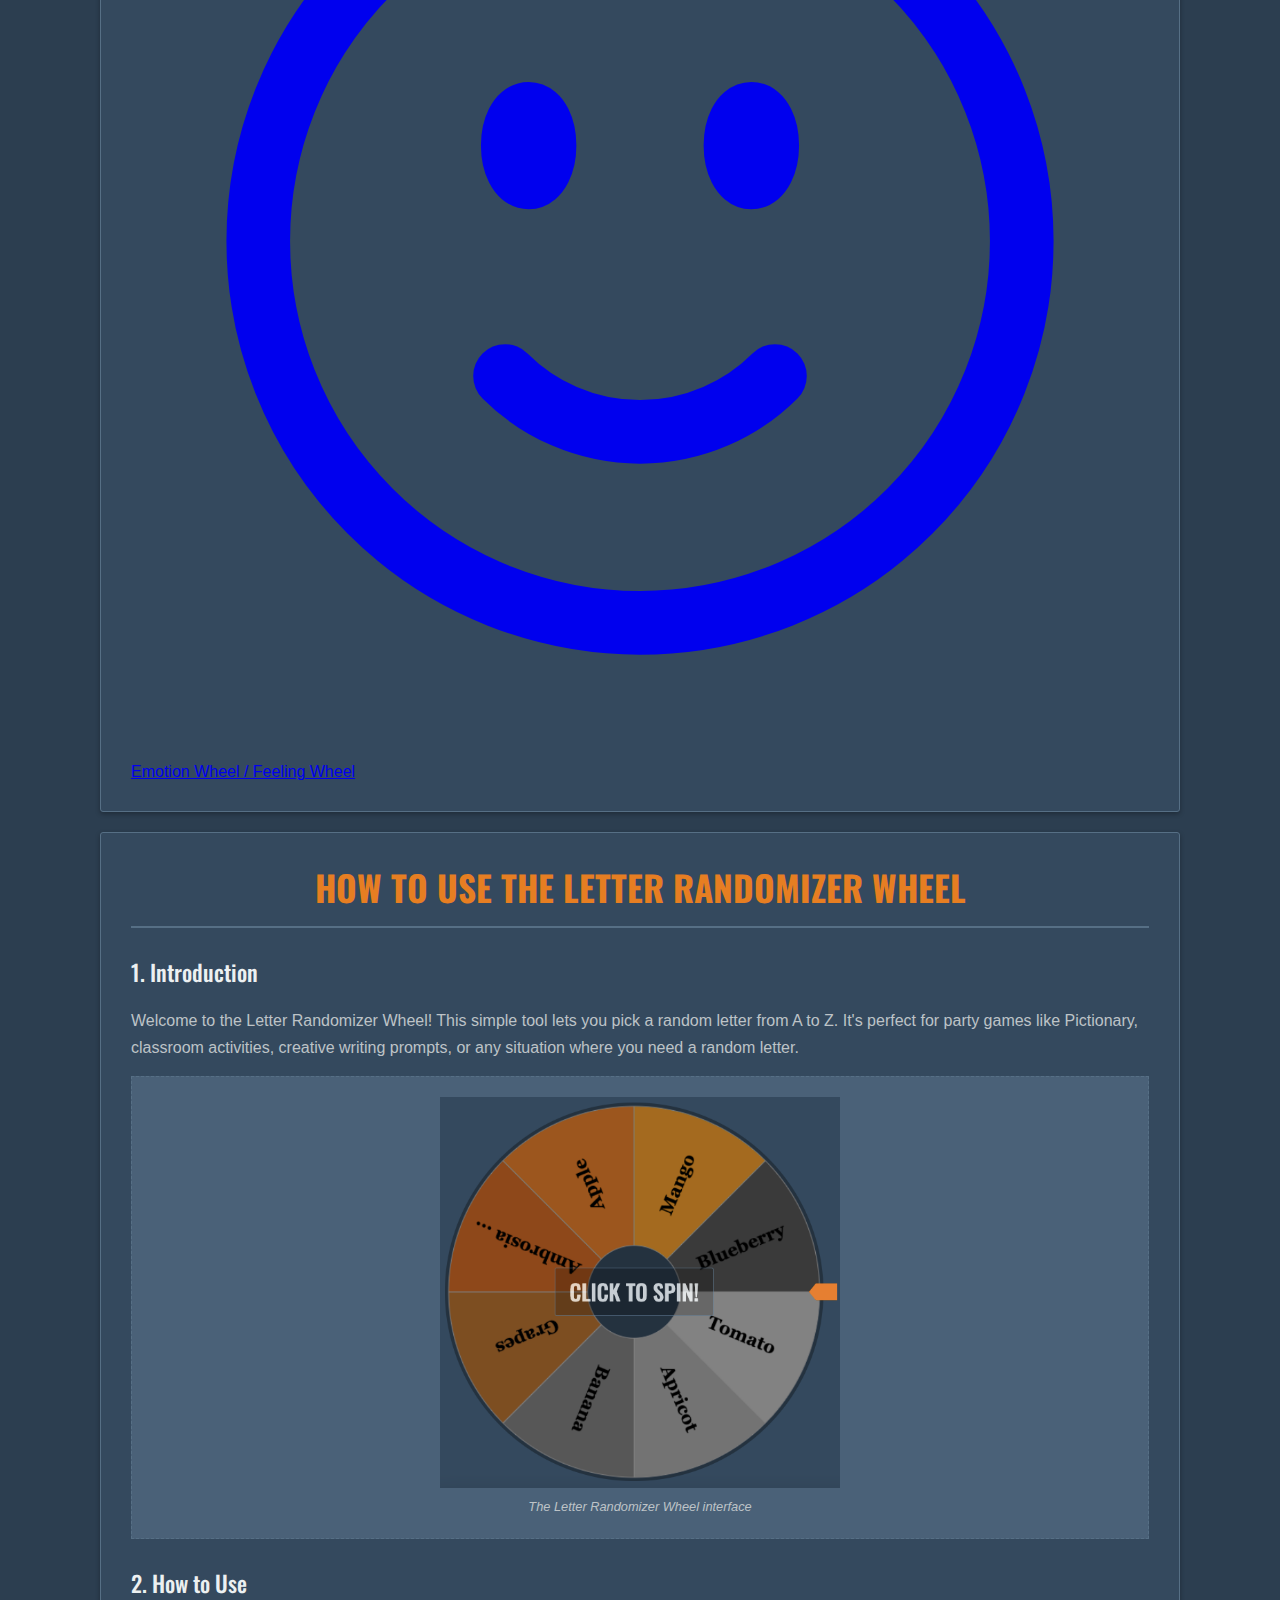
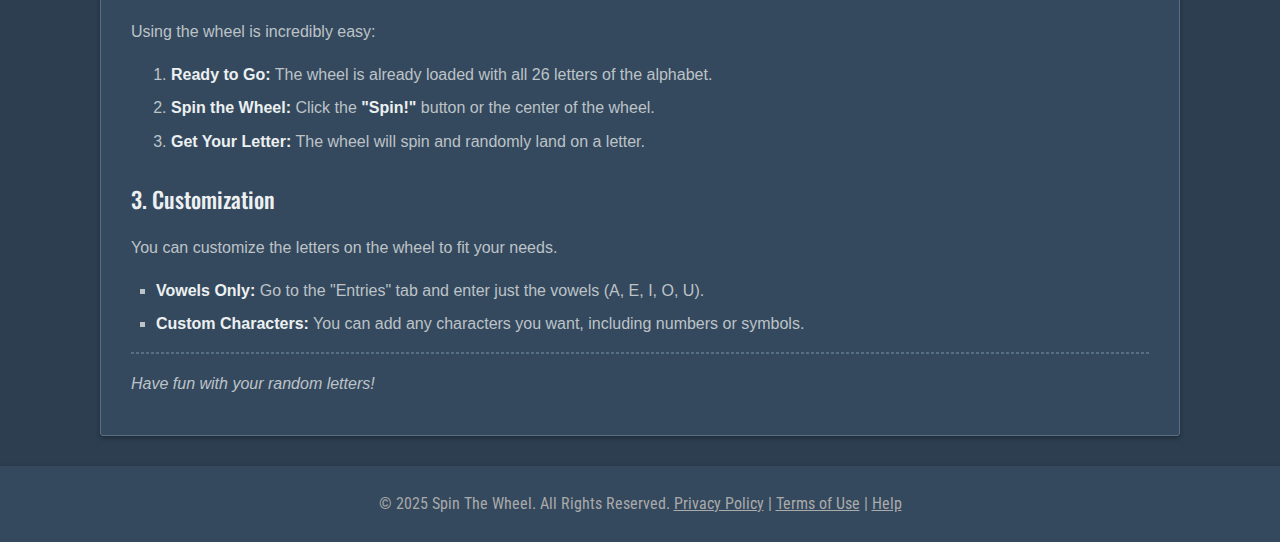
<file: letter-randomizer-wheel.html>
<!DOCTYPE html>
<html lang="en">
<head>
    <meta charset="UTF-8">
    <meta name="viewport" content="width=device-width, initial-scale=1.0">
    <title>Letter Randomizer Wheel - Pick a Random Letter</title>
    <meta name="description" content="Spin the wheel to get a random letter from A to Z. A great tool for games, education, and creative prompts.">

    <meta property="og:title" content="Letter Randomizer Wheel - Pick a Random Letter">
    <meta property="og:description" content="Spin the wheel to get a random letter from A to Z. A great tool for games, education, and creative prompts.">
    <meta property="og:type" content="website">
    <meta property="og:url" content="https://spinwheelonline.org/letter-randomizer-wheel.html"> 
    <meta property="og:image" content="./static/img/namepickerwheel-1.png">
    <meta property="og:image:alt" content="Letter Randomizer Wheel - Pick a Random Letter">
    <meta property="og:site_name" content="Spin The Wheel">

    <!-- Twitter Card Meta Tags -->
    <meta name="twitter:card" content="summary_large_image">
    <meta name="twitter:title" content="Letter Randomizer Wheel - Pick a Random Letter">
    <meta name="twitter:description" content="Spin the wheel to get a random letter from A to Z. A great tool for games, education, and creative prompts.">
    <meta name="twitter:image" content="./static/img/namepickerwheel-1.png">

    <link rel="canonical" href="https://spinwheelonline.org/letter-randomizer-wheel.html">
    <link rel="preconnect" href="https://fonts.googleapis.com">
    <link rel="preconnect" href="https://fonts.gstatic.com" crossorigin>
    <link href="https://fonts.googleapis.com/css2?family=Oswald:wght@400;500;700&family=Roboto+Condensed:wght@400;700&display=swap" rel="stylesheet">
    <link rel="stylesheet" href="./static/css/index.css">

    <link rel="apple-touch-icon" href="./apple-touch-icon.png">
    <link rel="icon" type="image/png" sizes="32x32" href="./favicon-32x32.png">
    <link rel="icon" type="image/png" sizes="16x16" href="./favicon-16x16.png">
    <link rel="manifest" href="./site.webmanifest">
</head>
<body>
    <nav class="navbar-industrial">
        <div class="navbar-brand">
            <h1><a href="/"> Spin The Wheel</a></h1>
        </div>
        <button class="navbar-toggler" aria-label="Toggle navigation" aria-expanded="false" aria-controls="navbarIndustrialNav">
            <span class="toggler-icon"></span>
            <span class="toggler-icon"></span>
            <span class="toggler-icon"></span>
        </button>
        <div class="navbar-collapse" id="navbarIndustrialNav">
            <ul class="navbar-nav">
                <li class="nav-item"><a href="/" class="nav-link">Home</a></li>
                <li class="nav-item"><a href="#trending-wheels" class="nav-link">tools</a></li>
                <li class="nav-item"><a href="#faq-section" class="nav-link">FAQ</a></li>
                <li class="nav-item"><a href="./user-guide.html" class="nav-link js-scroll-trigger">User Guide</a></li>
                 <li class="nav-item"><a href="./about-us.html" class="nav-link">about</a></li>
                <li class="nav-item"><a href="./contact-us.html" class="nav-link">contact</a></li>
            </ul>
        </div>
    </nav>
    <div class="main-content-wrapper" id="mainContentWrapper">
        <div class="wheel-section">
            <div class="container">
                <div class="wheel-container" id="wheelAreaContainer">
                    <canvas id="wheelCanvas"></canvas>
                    <div class="wheel-overlay"><span>Click to Spin!</span></div>
                    <div class="pointer"></div>
                </div>
            </div>
        </div>
        <div class="controls-section" id="controlsSection">
            <div class="container">
                <div class="controls-header">
                    <div class="tabs">
                        <button class="tab-button active" data-tab="entries">Entries <span class="tab-count" id="entriesCountEl">0</span></button>
                        <button class="tab-button" data-tab="results">Results <span class="tab-count" id="resultsCountEl">0</span></button>
                    </div>
                    <div class="header-actions">
                        <div class="hide-controls-checkbox">
                            <input type="checkbox" id="hideControlsCheckbox">
                            <label for="hideControlsLabel">Hide</label>
                        </div>
                        <button id="advancedSettingsButton" class="icon-button" title="Advanced Settings">
                            <svg xmlns="http://www.w3.org/2000/svg" fill="none" viewBox="0 0 24 24" stroke-width="1.5">
                              <path stroke-linecap="round" stroke-linejoin="round" d="M10.343 3.94c.09-.542.56-.94 1.11-.94h1.093c.55 0 1.02.398 1.11.94l.149.894c.07.424.384.764.78.93.398.164.855.142 1.205-.108l.737-.527a1.125 1.125 0 0 1 1.45.12l.773.774c.39.389.44 1.002.12 1.45l-.527.737c-.25.35-.272.806-.107 1.204.165.397.505.71.93.78l.893.15c.543.09.94.559.94 1.109v1.094c0 .55-.397 1.02-.94 1.11l-.894.149c-.424.07-.764.383-.929.78-.165.398-.143.854.107 1.204l.527.738c.32.447.269 1.06-.12 1.45l-.774.773a1.125 1.125 0 0 1-1.449.12l-.738-.527c-.35-.25-.806-.272-1.203-.107-.398.165-.71.505-.781.929l-.149.894c-.09.542-.56.94-1.11.94h-1.094c-.55 0-1.019-.398-1.11-.94l-.148-.894c-.071-.424-.384-.764-.781-.93-.398-.164-.854-.142-1.204.108l-.738.527c-.447.32-1.06.269-1.45-.12l-.773-.774a1.125 1.125 0 0 1-.12-1.45l.527-.737c.25-.35.272-.806.108-1.204-.165-.397-.506-.71-.93-.78l-.894-.15c-.542-.09-.94-.56-.94-1.109v-1.094c0-.55.398-1.02.94-1.11l.894-.149c.424-.07.765-.383.93-.78.165-.398.143-.854-.108-1.204l-.526-.738a1.125 1.125 0 0 1 .12-1.45l.773-.773a1.125 1.125 0 0 1 1.45-.12l.737.527c.35.25.807.272 1.204.107.397-.165.71-.505.78-.929l.15-.894Z" />
                              <path stroke-linecap="round" stroke-linejoin="round" d="M15 12a3 3 0 1 1-6 0 3 3 0 0 1 6 0Z" />
                            </svg>
                        </button>
                        <button class="icon-button" title="User Guide"><a href="./user-guide.html" style="color:#ccc" title="User Guide">
                        <svg xmlns="http://www.w3.org/2000/svg" fill="none" viewBox="0 0 24 24" stroke-width="1.5" stroke="currentColor">
                          <path stroke-linecap="round" stroke-linejoin="round" d="M9.879 7.519c1.171-1.025 3.071-1.025 4.242 0 1.172 1.025 1.172 2.687 0 3.712-.203.179-.43.326-.67.442-.745.361-1.45.999-1.45 1.827v.75M21 12a9 9 0 1 1-18 0 9 9 0 0 1 18 0Zm-9 5.25h.008v.008H12v-.008Z" />
                        </svg></a>
                        </button>
                    </div>
                </div>

                <div id="advancedSettingsPanel" class="advanced-settings-panel collapsed">
                    <h2>Advanced Settings</h2>
                    <div class="settings-content">
                        <div class="setting-item">
                            <label for="soundToggleCheckbox">Enable Sounds : </label>
                            <input type="checkbox" id="soundToggleCheckbox">
                        </div>
                        <div class="setting-item">
                            <label for="spinDurationInput">Base Spin Duration (seconds) : </label>
                            <input type="number" id="spinDurationInput" min="1" max="10" step="0.5">
                        </div>
                        <div class="setting-item">
                            <label for="fontFamilySelect">Font Family : </label>
                            <select id="fontFamilySelect"></select>
                        </div>
                        <div class="setting-item">
                            <label for="fontSizeInput">Font Size (px) : </label>
                            <input type="number" id="fontSizeInput" min="8" max="24" step="1">
                        </div>
                        <hr>
                        <div class="custom-colors-section">
                            <p>Custom Segment Colors (Overrides Theme):</p>
                            <div id="customColorPickersContainer" class="custom-color-pickers">
                            </div>
                            <button id="resetCustomColorsButton" class="action-buttons" style="margin-top: 15px; font-size: 0.8rem; padding: 4px 8px;">Reset Custom Colors</button>
                        </div>
                    </div>
                </div>

                <div class="action-buttons">
                    <button id="shuffleButton">
                        <span class="icon">
                            <svg xmlns="http://www.w3.org/2000/svg" fill="none" viewBox="0 0 24 24" stroke-width="1.5">
                               <path stroke-linecap="round" stroke-linejoin="round" d="M19.5 12c0-1.232-.046-2.453-.138-3.662a4.006 4.006 0 0 0-3.7-3.7 48.678 48.678 0 0 0-7.324 0 4.006 4.006 0 0 0-3.7 3.7c-.017.22-.032.441-.046.662M19.5 12l3-3m-3 3-3-3m-12 3c0 1.232.046 2.453.138 3.662a4.006 4.006 0 0 0 3.7 3.7 48.656 48.656 0 0 0 7.324 0 4.006 4.006 0 0 0 3.7-3.7c.017-.22.032-.441.046-.662M4.5 12l3 3m-3-3-3 3" />
                            </svg>
                        </span> Shuffle
                    </button>
                    <button id="sortButton">
                        <span class="icon">
                            <svg xmlns="http://www.w3.org/2000/svg" fill="none" viewBox="0 0 24 24" stroke-width="1.5">
                              <path stroke-linecap="round" stroke-linejoin="round" d="M3 4.5h14.25M3 9h9.75M3 13.5h9.75m4.5-4.5v12m0 0-3.75-3.75M17.25 21 21 17.25" />
                            </svg>
                        </span> Sort
                    </button>
                    <button id="deduplicateButton">
                        <span class="icon">
                        <svg xmlns="http://www.w3.org/2000/svg" fill="none" viewBox="0 0 24 24" stroke-width="1.5" stroke="currentColor">
                          <path stroke-linecap="round" stroke-linejoin="round" d="M15.75 17.25v3.375c0 .621-.504 1.125-1.125 1.125h-9.75a1.125 1.125 0 0 1-1.125-1.125V7.875c0-.621.504-1.125 1.125-1.125H6.75a9.06 9.06 0 0 1 1.5.124m7.5 10.376h3.375c.621 0 1.125-.504 1.125-1.125V11.25c0-4.46-3.243-8.161-7.5-8.876a9.06 9.06 0 0 0-1.5-.124H9.375c-.621 0-1.125.504-1.125 1.125v3.5m7.5 10.375H9.375a1.125 1.125 0 0 1-1.125-1.125v-9.25m12 6.625v-1.875a3.375 3.375 0 0 0-3.375-3.375h-1.5a1.125 1.125 0 0 1-1.125-1.125v-1.5a3.375 3.375 0 0 0-3.375-3.375H9.75" />
                        </svg>
                        </span> Deduplicate
                    </button>
                    <button id="importButton">
                        <span class="icon">
                            <svg xmlns="http://www.w3.org/2000/svg" fill="none" viewBox="0 0 24 24" stroke-width="1.5">
                              <path stroke-linecap="round" stroke-linejoin="round" d="M3 16.5v2.25A2.25 2.25 0 005.25 21h13.5A2.25 2.25 0 0021 18.75V16.5M16.5 12L12 16.5m0 0L7.5 12m4.5 4.5V3" />
                            </svg>
                        </span> Import
                    </button>
                    <button id="exportButton">
                        <span class="icon">
                            <svg xmlns="http://www.w3.org/2000/svg" fill="none" viewBox="0 0 24 24" stroke-width="1.5">
                              <path stroke-linecap="round" stroke-linejoin="round" d="M3 16.5v2.25A2.25 2.25 0 005.25 21h13.5A2.25 2.25 0 0021 18.75V16.5m-13.5-9L12 3m0 0l4.5 4.5M12 3v13.5" />
                            </svg>
                        </span> Export
                    </button>
                    <input type="file" id="fileInput" accept=".txt" style="display: none;">
                </div>
                <textarea id="itemsInput" rows="7" placeholder="The alphabet is loaded. Spin away!"></textarea>
                <div id="resultsListArea" placeholder="Results will appear here..."></div>
                 <div class="theme-selector-container">
                    <label for="colorThemeSelect">Color Theme:</label>
                    <select id="colorThemeSelect"></select>
                </div>
                <div class="main-controls">
                    <button id="updateButton">Update Wheel</button>
                    <button id="spinButton">Spin!</button>
                </div>
                <div class="result-display" id="resultDisplay">Spin to pick a letter!</div>
            </div>
        </div>
        <button id="showControlsButton">Show Controls</button>
    </div>
    <div id="celebrationContainer"></div>

    <div class="modal-overlay" id="winnerModalOverlay">
        <div class="modal" id="winnerModal">
            <div class="modal-content">
                <div class="modal-title-main">The Letter Is...</div>
                <div class="winner-name" id="modalWinnerName">Winner Name</div>
                <div class="modal-actions">
                    <button class="modal-button-style delete" id="modalRemoveButton">Delete Winner</button>
                    <button class="modal-button-style close" id="modalCloseButton">Close</button>
                </div>
            </div>
        </div>
    </div>
        <div class="manual-section-wrapper" style="margin-bottom:0;">
 <div class="manual-section" id="trending-wheels" style="padding-bottom: 25px;">
     <h2 style="margin-top:0; text-align:center;">Trending Wheels</h2>
     <div class="trending-links-container">
         <a href="/" class="trending-link">
            <svg xmlns="http://www.w3.org/2000/svg" fill="none" viewBox="0 0 24 24" stroke-width="1.5" stroke="currentColor">
              <path stroke-linecap="round" stroke-linejoin="round" d="M9 12.75 11.25 15 15 9.75M21 12c0 1.268-.63 2.39-1.593 3.068a3.745 3.745 0 0 1-1.043 3.296 3.745 3.745 0 0 1-3.296 1.043A3.745 3.745 0 0 1 12 21c-1.268 0-2.39-.63-3.068-1.593a3.746 3.746 0 0 1-3.296-1.043 3.745 3.745 0 0 1-1.043-3.296A3.745 3.745 0 0 1 3 12c0-1.268.63-2.39 1.593-3.068a3.745 3.745 0 0 1 1.043-3.296 3.746 3.746 0 0 1 3.296-1.043A3.746 3.746 0 0 1 12 3c1.268 0 2.39.63 3.068 1.593a3.746 3.746 0 0 1 3.296 1.043 3.746 3.746 0 0 1 1.043 3.296A3.745 3.745 0 0 1 21 12Z" />
            </svg>
             <span>Random picker / Lucky Wheel</span>
         </a>

         <a href="truth-or-dare-wheel.html" class="trending-link">
            <svg xmlns="http://www.w3.org/2000/svg" fill="none" viewBox="0 0 24 24" stroke-width="1.5" stroke="currentColor">
              <path stroke-linecap="round" stroke-linejoin="round" d="M21 8.25c0-2.485-2.099-4.5-4.688-4.5-1.935 0-3.597 1.126-4.312 2.733-.715-1.607-2.377-2.733-4.313-2.733C5.1 3.75 3 5.765 3 8.25c0 7.22 9 12 9 12s9-4.78 9-12Z" />
            </svg>
             <span>Truth or Dare Wheel</span>
         </a>

         <a href="yes-or-no-wheel.html" class="trending-link">
             <svg xmlns="http://www.w3.org/2000/svg" fill="none" viewBox="0 0 24 24" stroke="currentColor">
               <path stroke-linecap="round" stroke-linejoin="round" d="M9.879 7.519c1.171-1.025 3.071-1.025 4.242 0 1.172 1.025 1.172 2.687 0
      3.712-.203.179-.43.326-.67.442-.745.361-1.45.999-1.45 1.827v.75M21 12a9 9 0 11-18 0 9 9 0 0118 0zm-9 5.25h.008v.008H12v-.008z" />
             </svg>
             <span>Yes or No Wheel</span>
         </a>

         <a href="what-to-do-wheel.html" class="trending-link">
            <svg xmlns="http://www.w3.org/2000/svg" fill="none" viewBox="0 0 24 24" stroke-width="1.5" stroke="currentColor">
              <path stroke-linecap="round" stroke-linejoin="round" d="M8.242 5.992h12m-12 6.003H20.24m-12 5.999h12M4.117 7.495v-3.75H2.99m1.125 3.75H2.99m1.125 0H5.24m-1.92 2.577a1.125 1.125 0 1 1 1.591 1.59l-1.83 1.83h2.16M2.99 15.745h1.125a1.125 1.125 0 0 1 0 2.25H3.74m0-.002h.375a1.125 1.125 0 0 1 0 2.25H2.99" />
            </svg>
             <span>What to Do Today Wheel</span>
         </a>

         <a href="what-to-eat-wheel.html" class="trending-link">
            <svg xmlns="http://www.w3.org/2000/svg" fill="none" viewBox="0 0 24 24" stroke-width="1.5" stroke="currentColor">
              <path stroke-linecap="round" stroke-linejoin="round" d="M12 8.25v-1.5m0 1.5c-1.355 0-2.697.056-4.024.166C6.845 8.51 6 9.473 6 10.608v2.513m6-4.871c1.355 0 2.697.056 4.024.166C17.155 8.51 18 9.473 18 10.608v2.513M15 8.25v-1.5m-6 1.5v-1.5m12 9.75-1.5.75a3.354 3.354 0 0 1-3 0 3.354 3.354 0 0 0-3 0 3.354 3.354 0 0 1-3 0 3.354 3.354 0 0 0-3 0 3.354 3.354 0 0 1-3 0L3 16.5m15-3.379a48.474 48.474 0 0 0-6-.371c-2.032 0-4.034.126-6 .371m12 0c.39.049.777.102 1.163.16 1.07.16 1.837 1.094 1.837 2.175v5.169c0 .621-.504 1.125-1.125 1.125H4.125A1.125 1.125 0 0 1 3 20.625v-5.17c0-1.08.768-2.014 1.837-2.174A47.78 47.78 0 0 1 6 13.12M12.265 3.11a.375.375 0 1 1-.53 0L12 2.845l.265.265Zm-3 0a.375.375 0 1 1-.53 0L9 2.845l.265.265Zm6 0a.375.375 0 1 1-.53 0L15 2.845l.265.265Z" />
            </svg>
             <span>Where / What to Eat Wheel</span>
         </a>

        <a href="magic-8-ball-wheel.html" class="trending-link">
            <svg xmlns="http://www.w3.org/2000/svg" fill="none" viewBox="0 0 24 24" stroke-width="1.5" stroke="currentColor">
                <path stroke-linecap="round" stroke-linejoin="round" d="M21.75 9v.906a2.25 2.25 0 01-1.183 1.981l-6.478 3.488M2.25 9v.906a2.25 2.25 0 001.183 1.981l6.478 3.488m8.868-1.455L15 7.5m5.25 3.75L15 7.5m0 0L9.75 11.25m5.25-3.75L9.75 3.75m0 0L4.5 7.5m5.25-3.75L4.5 11.25m0 0L2.25 9.75M15 12l-3 3m0 0l-3-3m3 3V15" />
            </svg>
            <span>Magic 8-Ball Wheel</span>
        </a>

        <a href="dice-roller-wheel.html" class="trending-link">
            <svg xmlns="http://www.w3.org/2000/svg" fill="none" viewBox="0 0 24 24" stroke-width="1.5" stroke="currentColor">
                <path stroke-linecap="round" stroke-linejoin="round" d="M21 7.5l-9-5.25L3 7.5m18 0l-9 5.25m9-5.25v9l-9 5.25M3 7.5l9 5.25M3 7.5v9l9 5.25m0-9v9" />
            </svg>
            <span>Dice Roller</span>
        </a>
        
        <a href="letter-randomizer-wheel.html" class="trending-link">
            <svg xmlns="http://www.w3.org/2000/svg" fill="none" viewBox="0 0 24 24" stroke-width="1.5" stroke="currentColor">
                <path stroke-linecap="round" stroke-linejoin="round" d="M7.5 8.25h9m-9 3H12m-1.5 3h1.5m-6.375 3h11.25c.621 0 1.125-.504 1.125-1.125V4.875c0-.621-.504-1.125-1.125-1.125H5.625c-.621 0-1.125.504-1.125 1.125v14.25c0 .621.504 1.125 1.125 1.125z" />
            </svg>
            <span>Letter Randomizer</span>
        </a>
        <a href="emotion-wheel.html" class="trending-link">
            <svg xmlns="http://www.w3.org/2000/svg" fill="none" viewBox="0 0 24 24" stroke-width="1.5" stroke="currentColor" class="size-6">
              <path stroke-linecap="round" stroke-linejoin="round" d="M15.182 15.182a4.5 4.5 0 0 1-6.364 0M21 12a9 9 0 1 1-18 0 9 9 0 0 1 18 0ZM9.75 9.75c0 .414-.168.75-.375.75S9 10.164 9 9.75 9.168 9 9.375 9s.375.336.375.75Zm-.375 0h.008v.015h-.008V9.75Zm5.625 0c0 .414-.168.75-.375.75s-.375-.336-.375-.75.168-.75.375-.75.375.336.375.75Zm-.375 0h.008v.015h-.008V9.75Z" />
            </svg>
            <span>Emotion Wheel / Feeling Wheel</span>
        </a>
     </div>
 </div>
</div>
        <div class="manual-section-wrapper" style="margin-bottom:0;">
        <div id="user-manual-main" class="manual-section">
            <h2>How to Use the Letter Randomizer Wheel</h2>

            <h3 id="introduction">1. Introduction</h3>
            <p>Welcome to the Letter Randomizer Wheel! This simple tool lets you pick a random letter from A to Z. It's perfect for party games like Pictionary, classroom activities, creative writing prompts, or any situation where you need a random letter.</p>
            <div class="placeholder-image">
                <img src="./static/img/namepickerwheel-1.png" alt="The main interface of the Letter Randomizer Wheel">
                <p>The Letter Randomizer Wheel interface</p>
            </div>

            <h3 id="how-to-use">2. How to Use</h3>
            <p>Using the wheel is incredibly easy:</p>
            <ol>
                <li><strong>Ready to Go:</strong> The wheel is already loaded with all 26 letters of the alphabet.</li>
                <li><strong>Spin the Wheel:</strong> Click the <strong>"Spin!"</strong> button or the center of the wheel.</li>
                <li><strong>Get Your Letter:</strong> The wheel will spin and randomly land on a letter.</li>
            </ol>
            
            <h3 id="customization">3. Customization</h3>
            <p>You can customize the letters on the wheel to fit your needs.</p>
            <ul>
                <li><strong>Vowels Only:</strong> Go to the "Entries" tab and enter just the vowels (A, E, I, O, U).</li>
                <li><strong>Custom Characters:</strong> You can add any characters you want, including numbers or symbols.</li>
            </ul>
            <hr>
            <p><em>Have fun with your random letters!</em></p>
        </div></div>

<div id="faq-section" class="manual-section container" style="margin-top:20px;display:none">
    <h2>Frequently Asked Questions (FAQ)</h2>
    <ul>
        <li><strong>Q: Is the letter selection truly random?</strong><br>
            A: Yes, each letter has an equal chance of being selected. The wheel uses a random algorithm to determine the result.
        </li>
        <li><strong>Q: Can I add or remove letters from the wheel?</strong><br>
            A: Yes. The "Entries" text area is fully editable. You can add, remove, or change the characters on the wheel to anything you like.
        </li>
    </ul>
</div>
<footer>
    <p>© 2025 Spin The Wheel. All Rights Reserved. <a href="./privacy-policy.html">Privacy Policy</a> | <a href="./terms-of-use.html">Terms of Use</a> | <a href="./user-guide.html">Help</a></p>
</footer>

<script src="./static/js/wheel.js"></script>
</body>
</html>
</file>
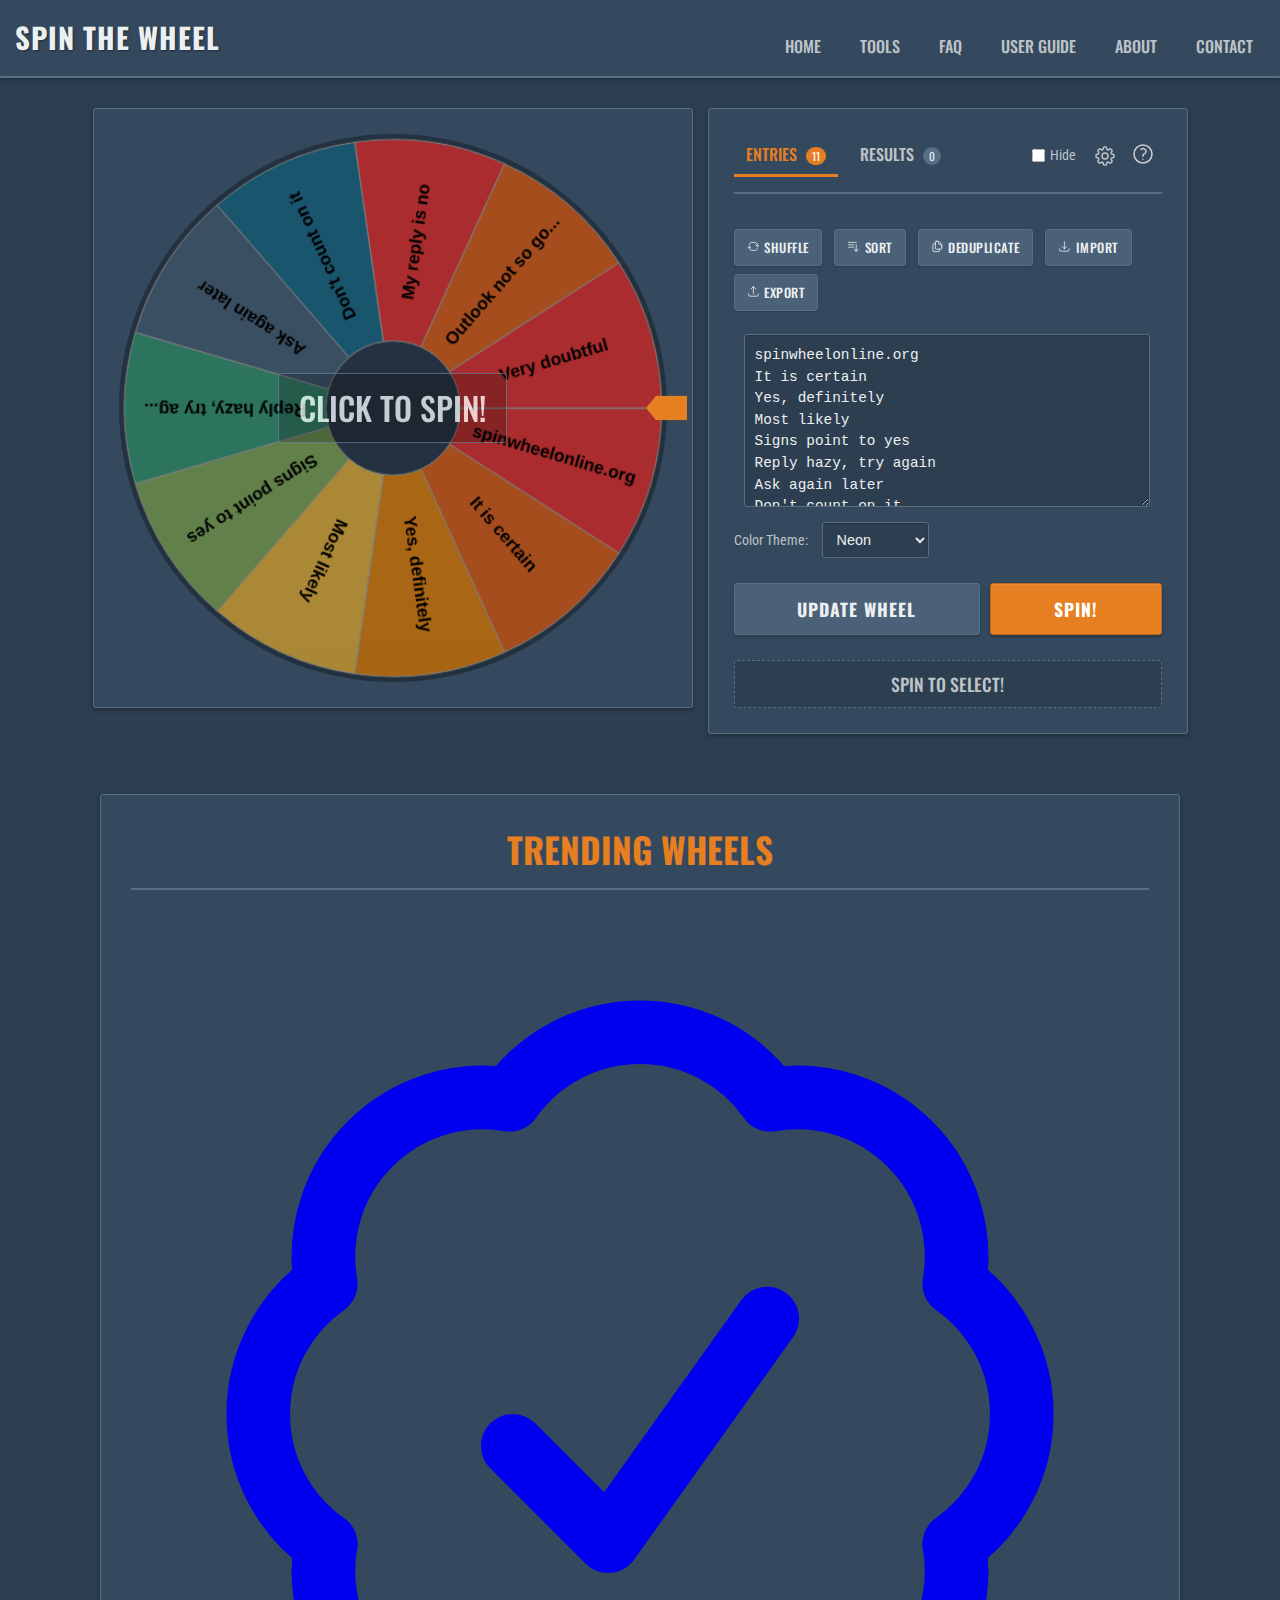
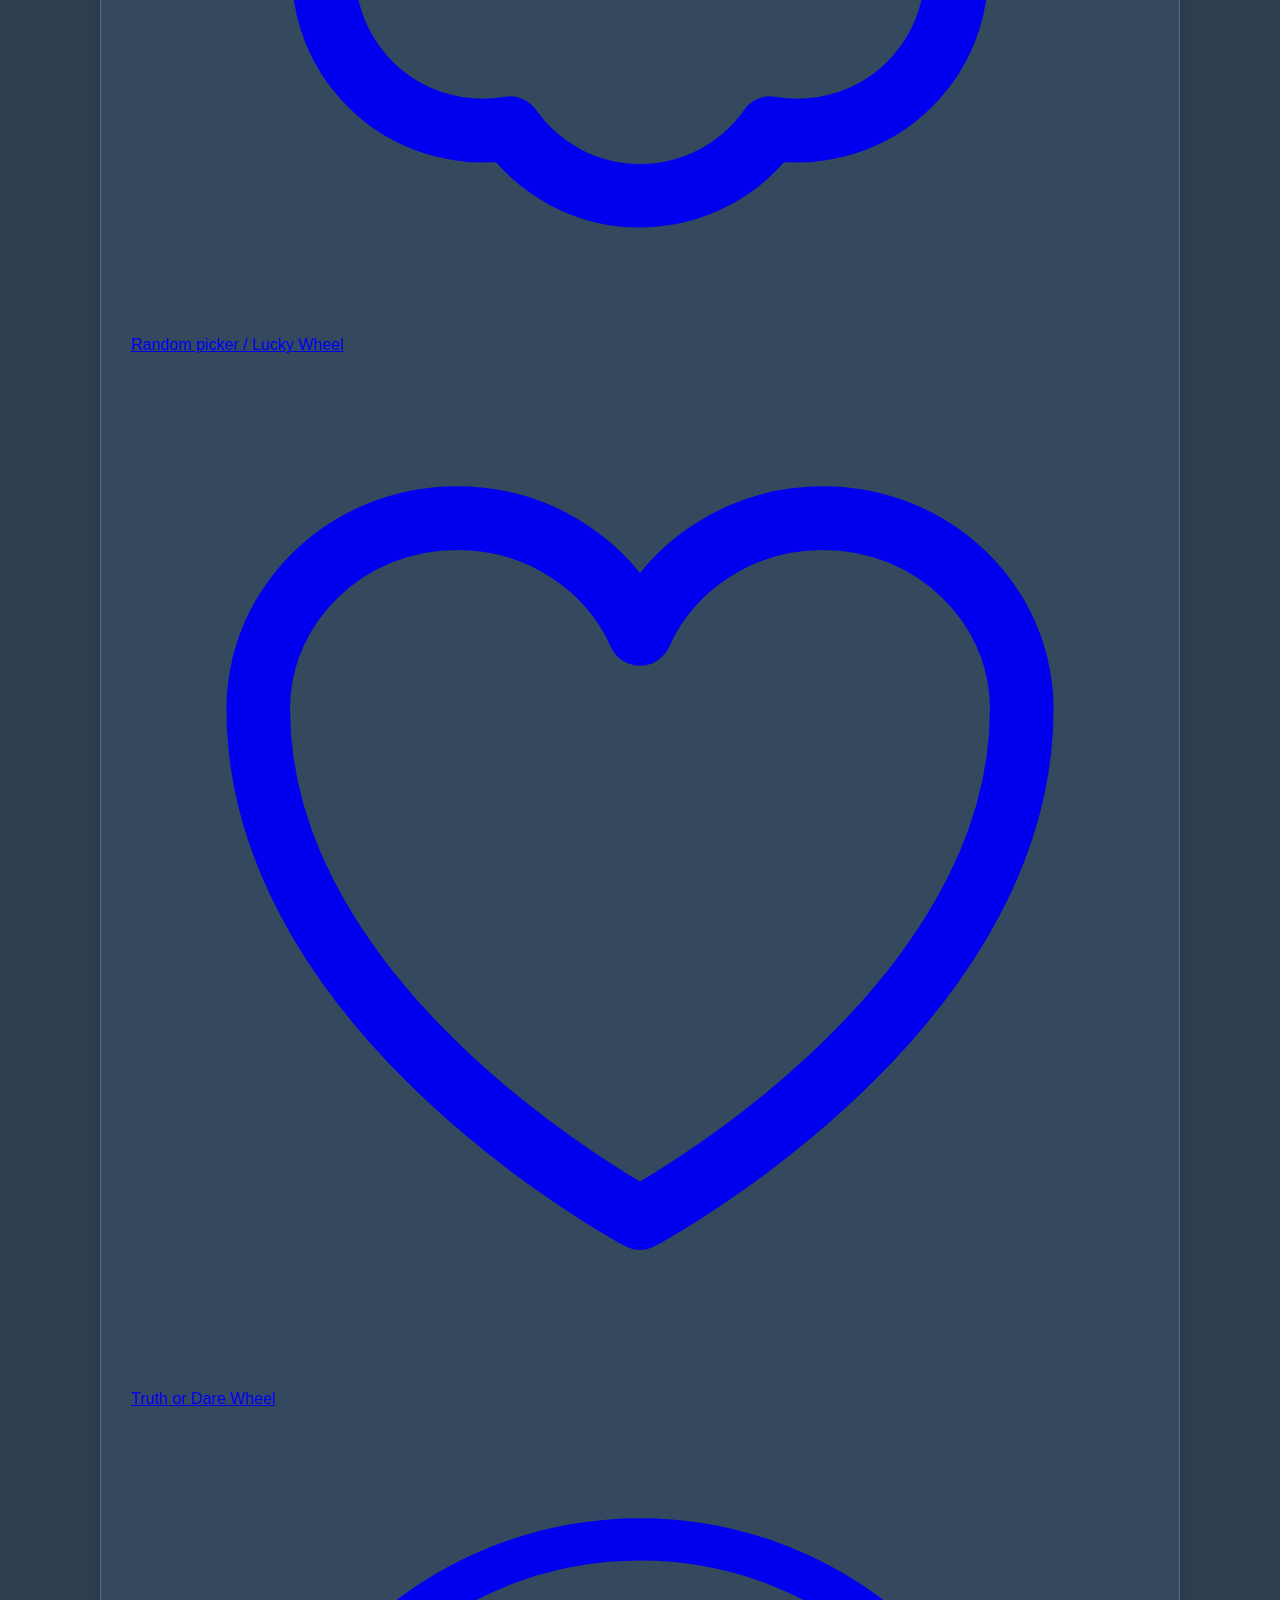
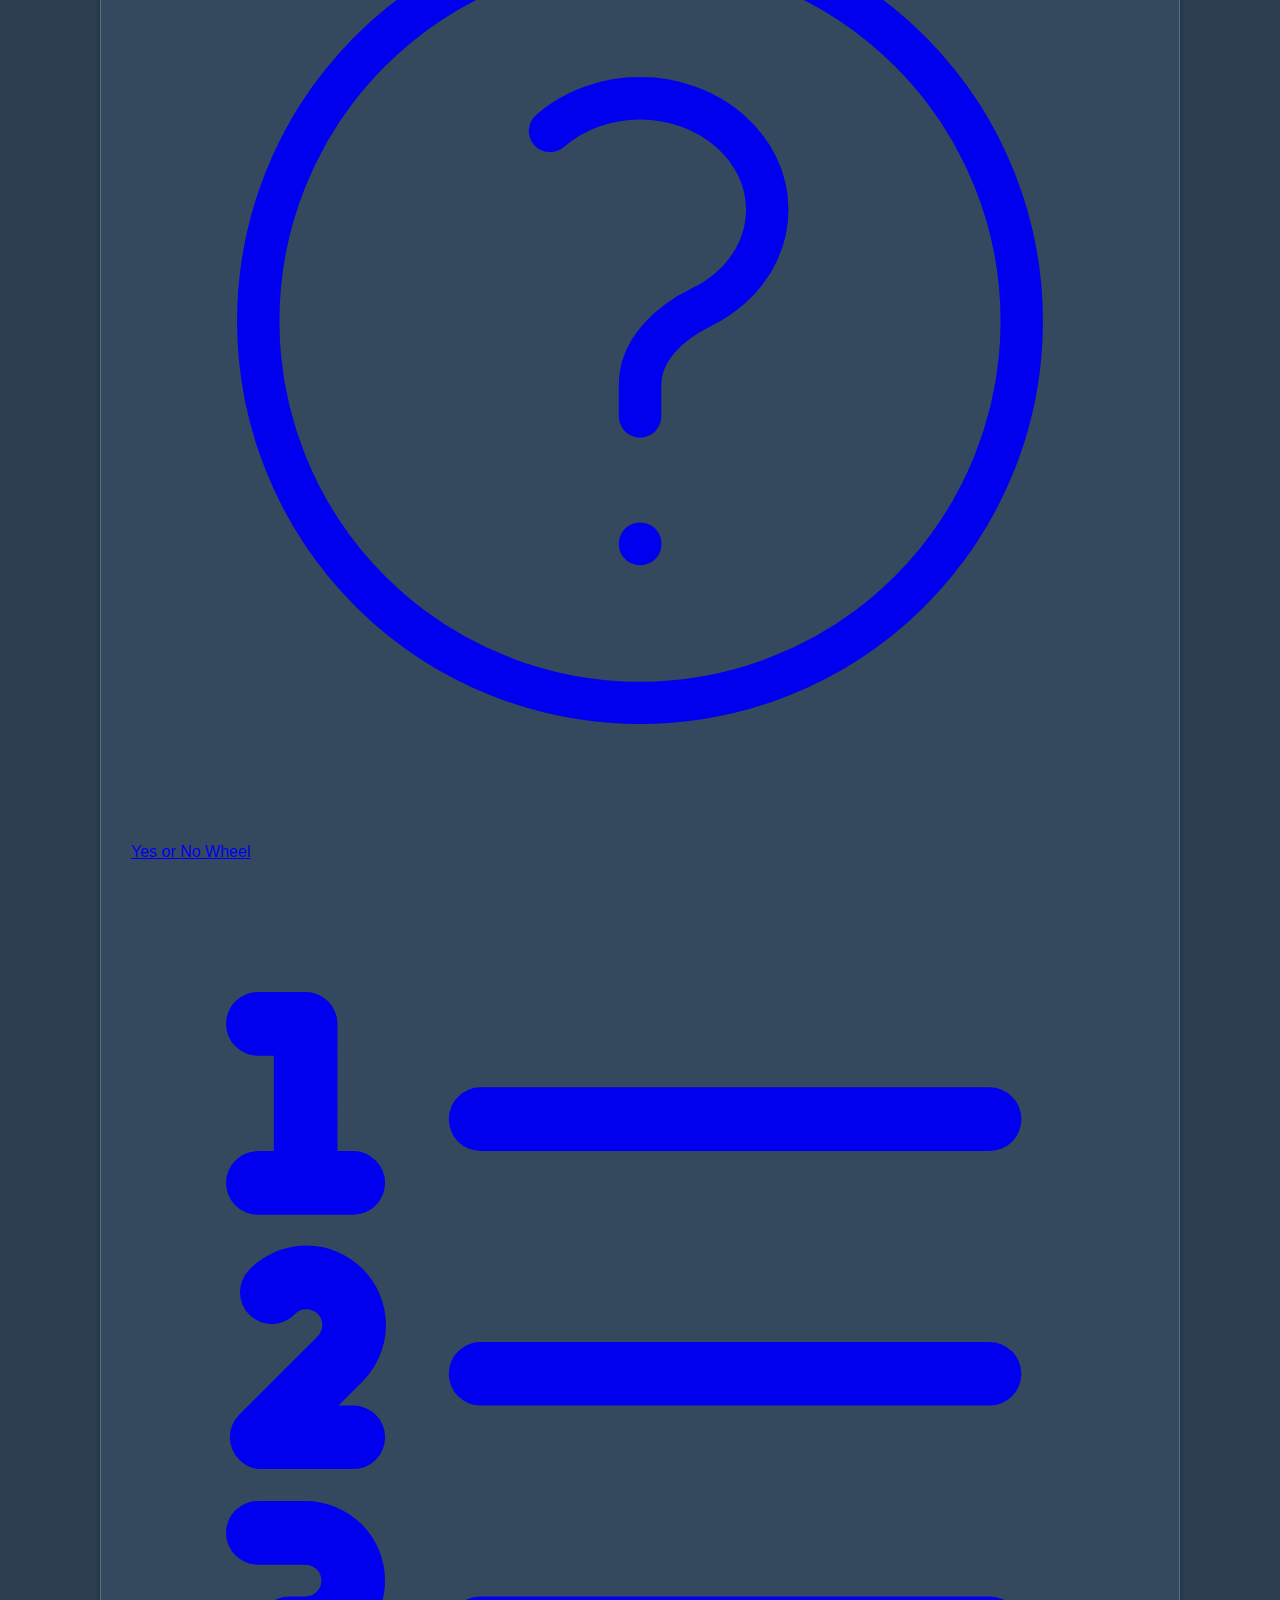
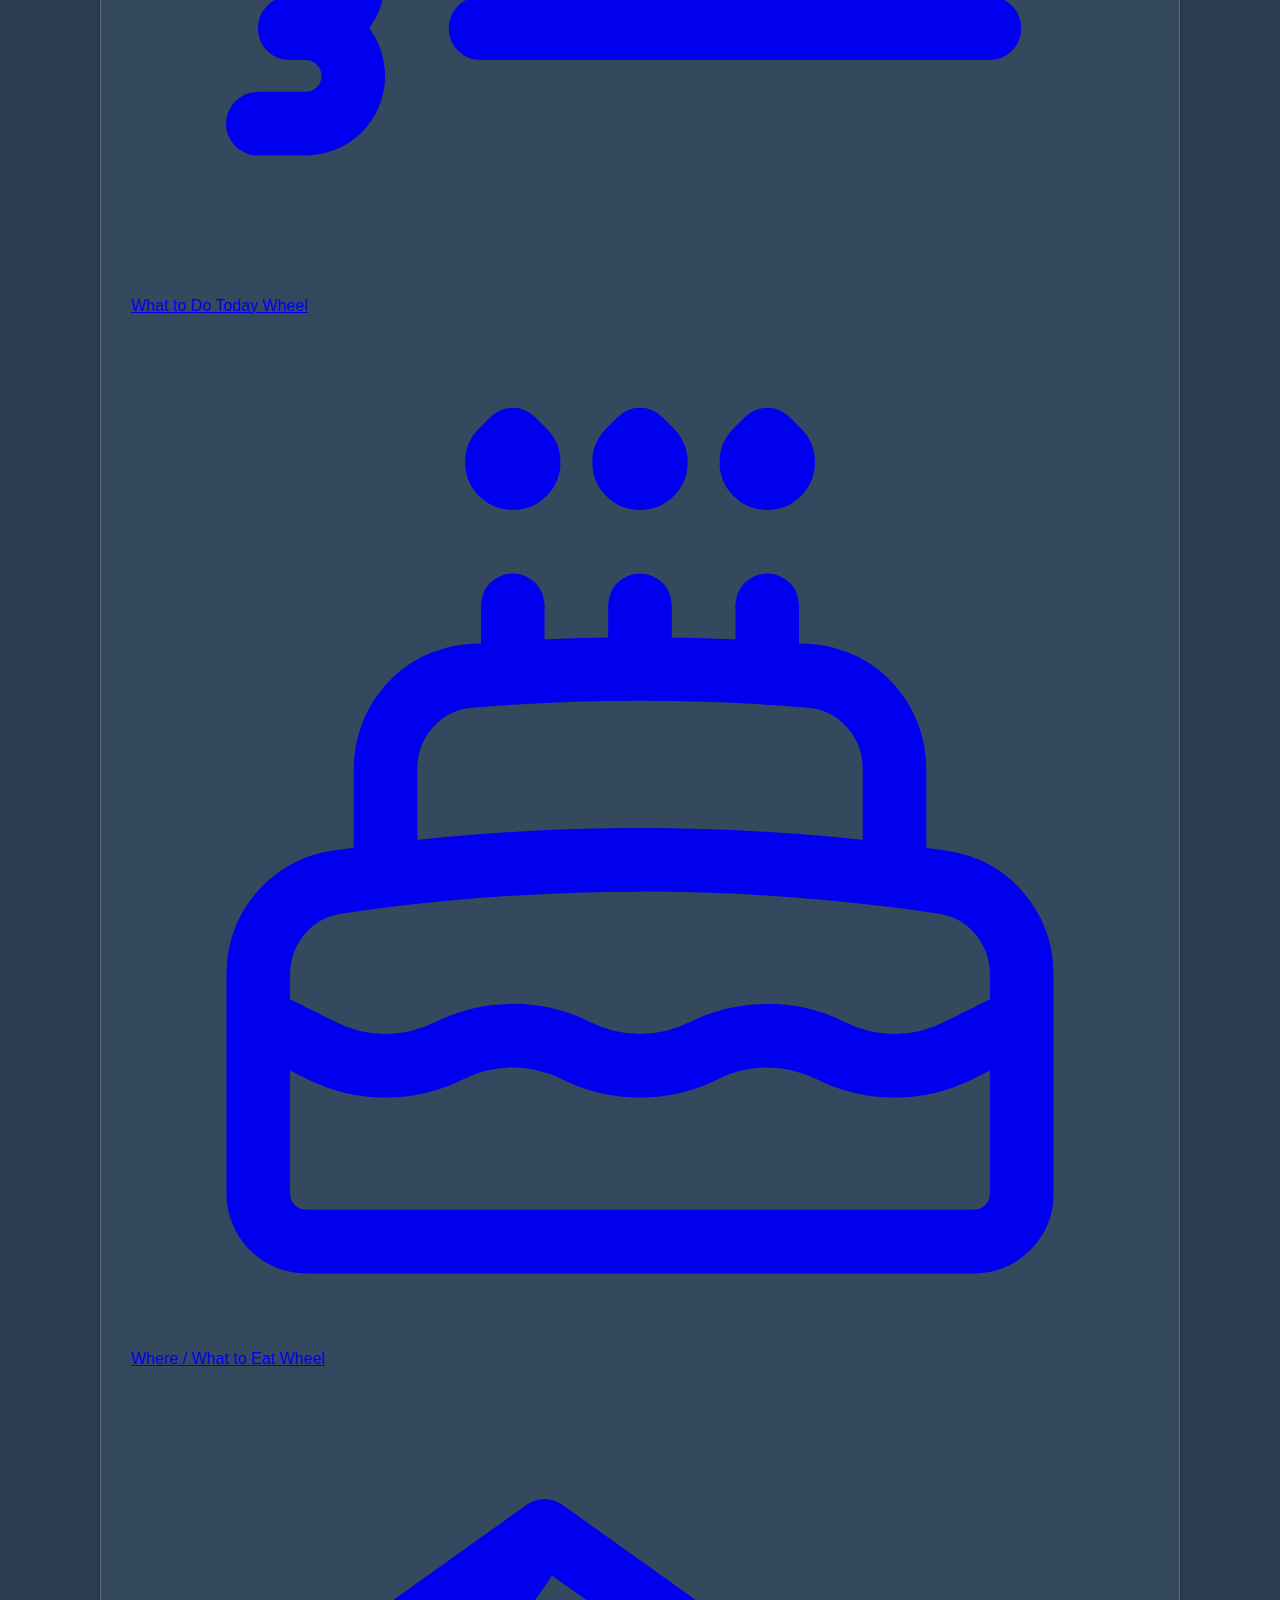
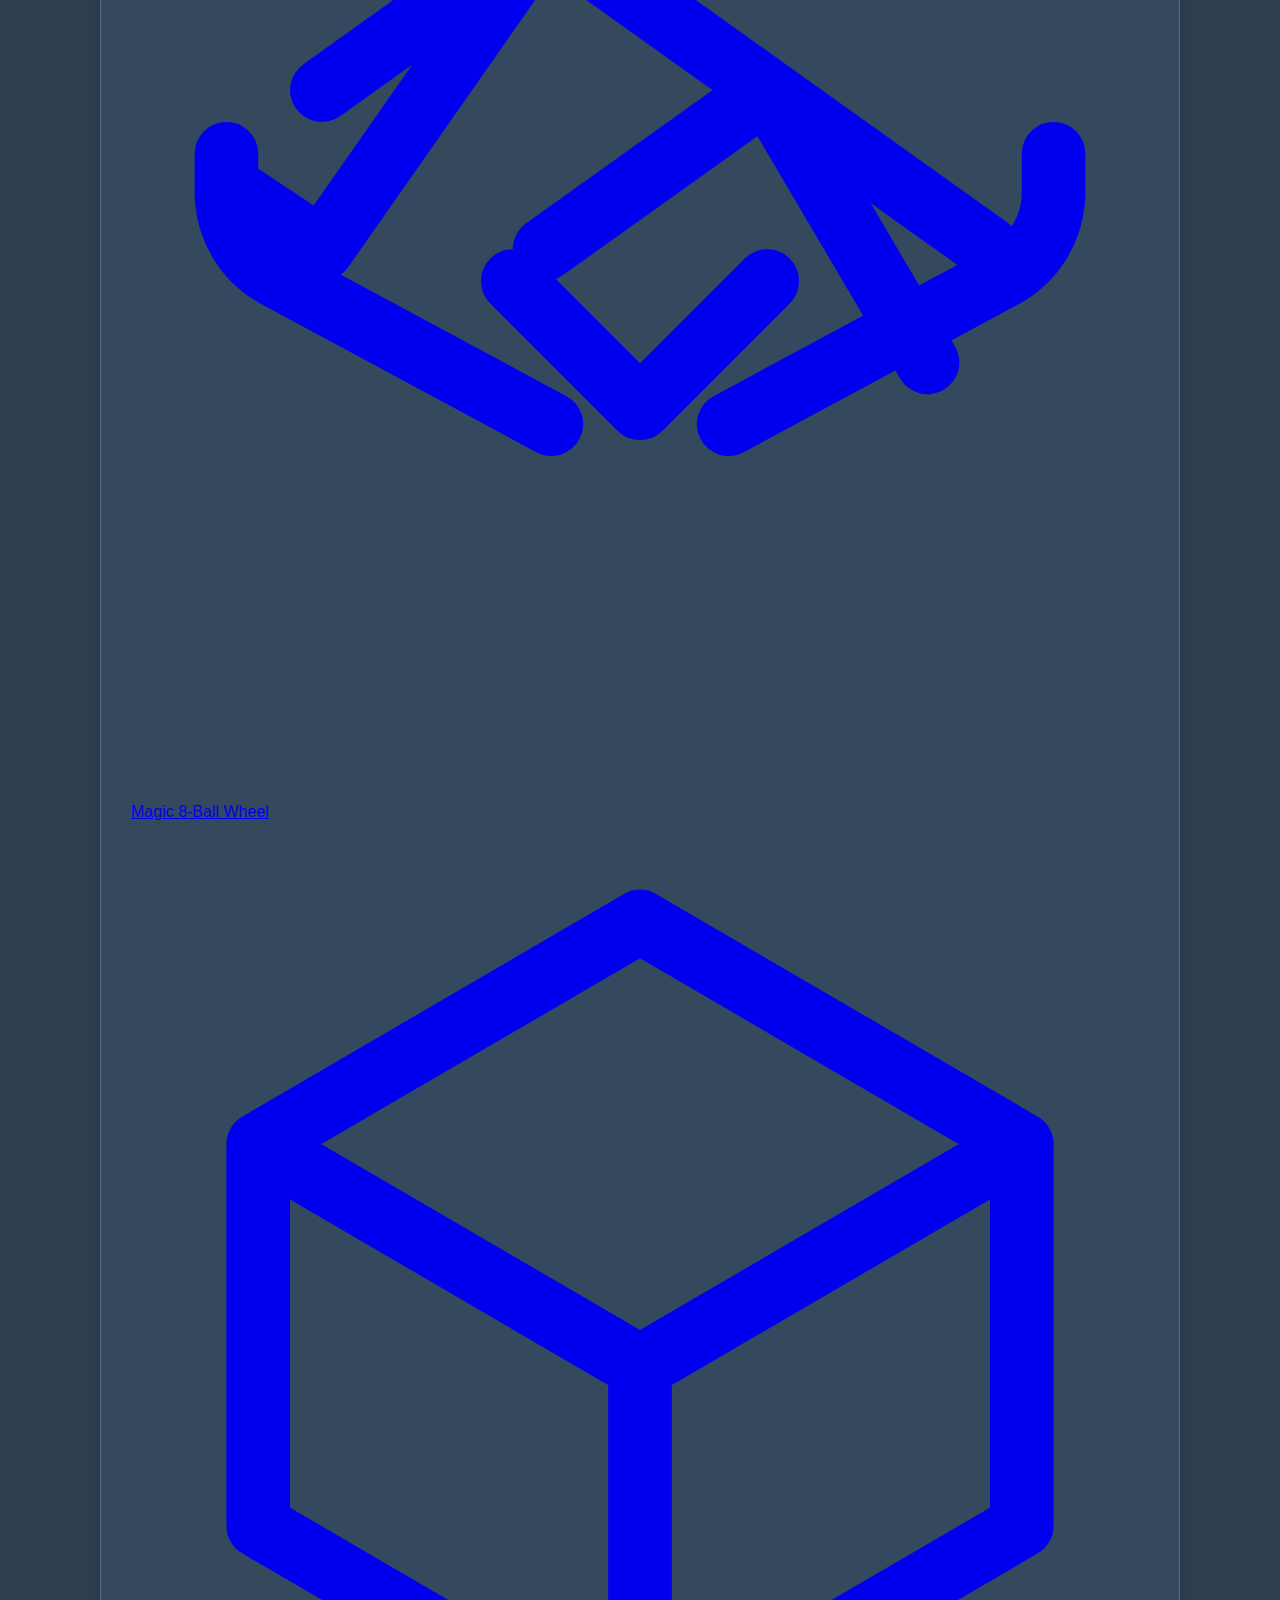
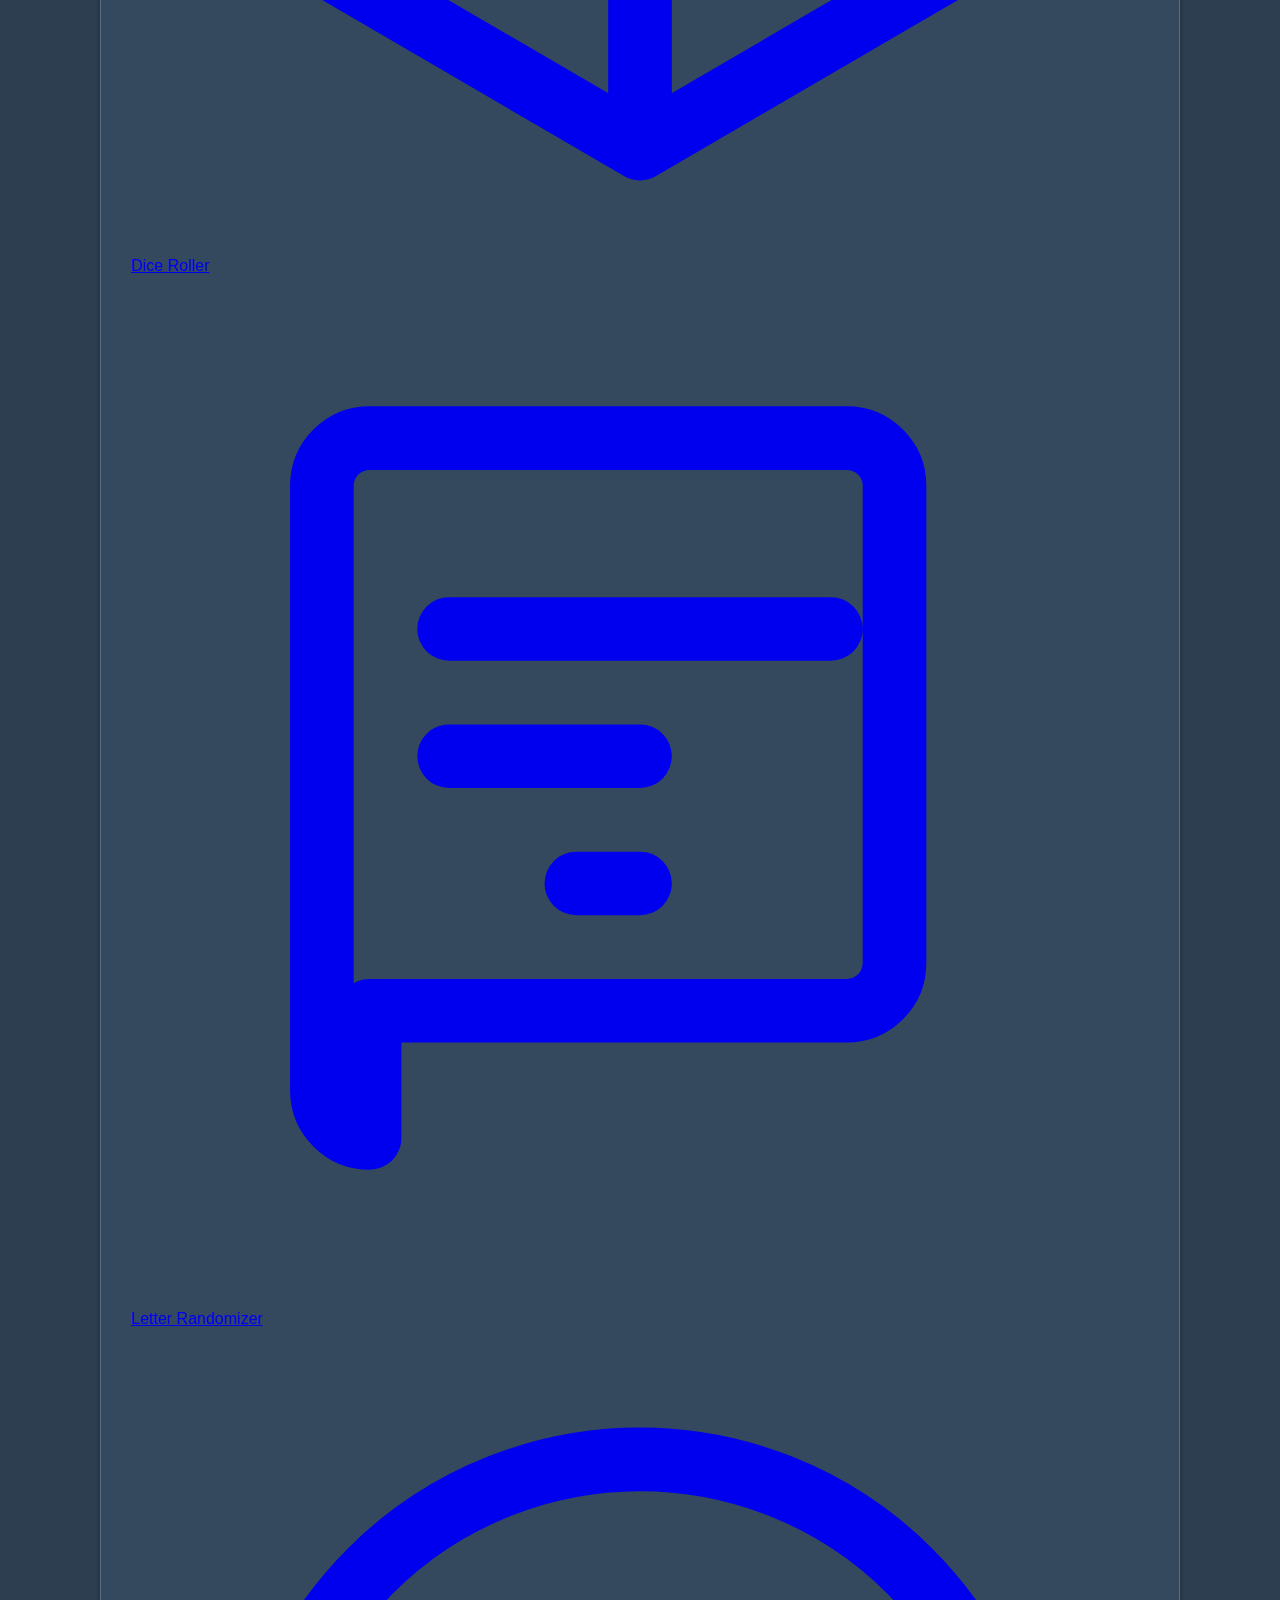
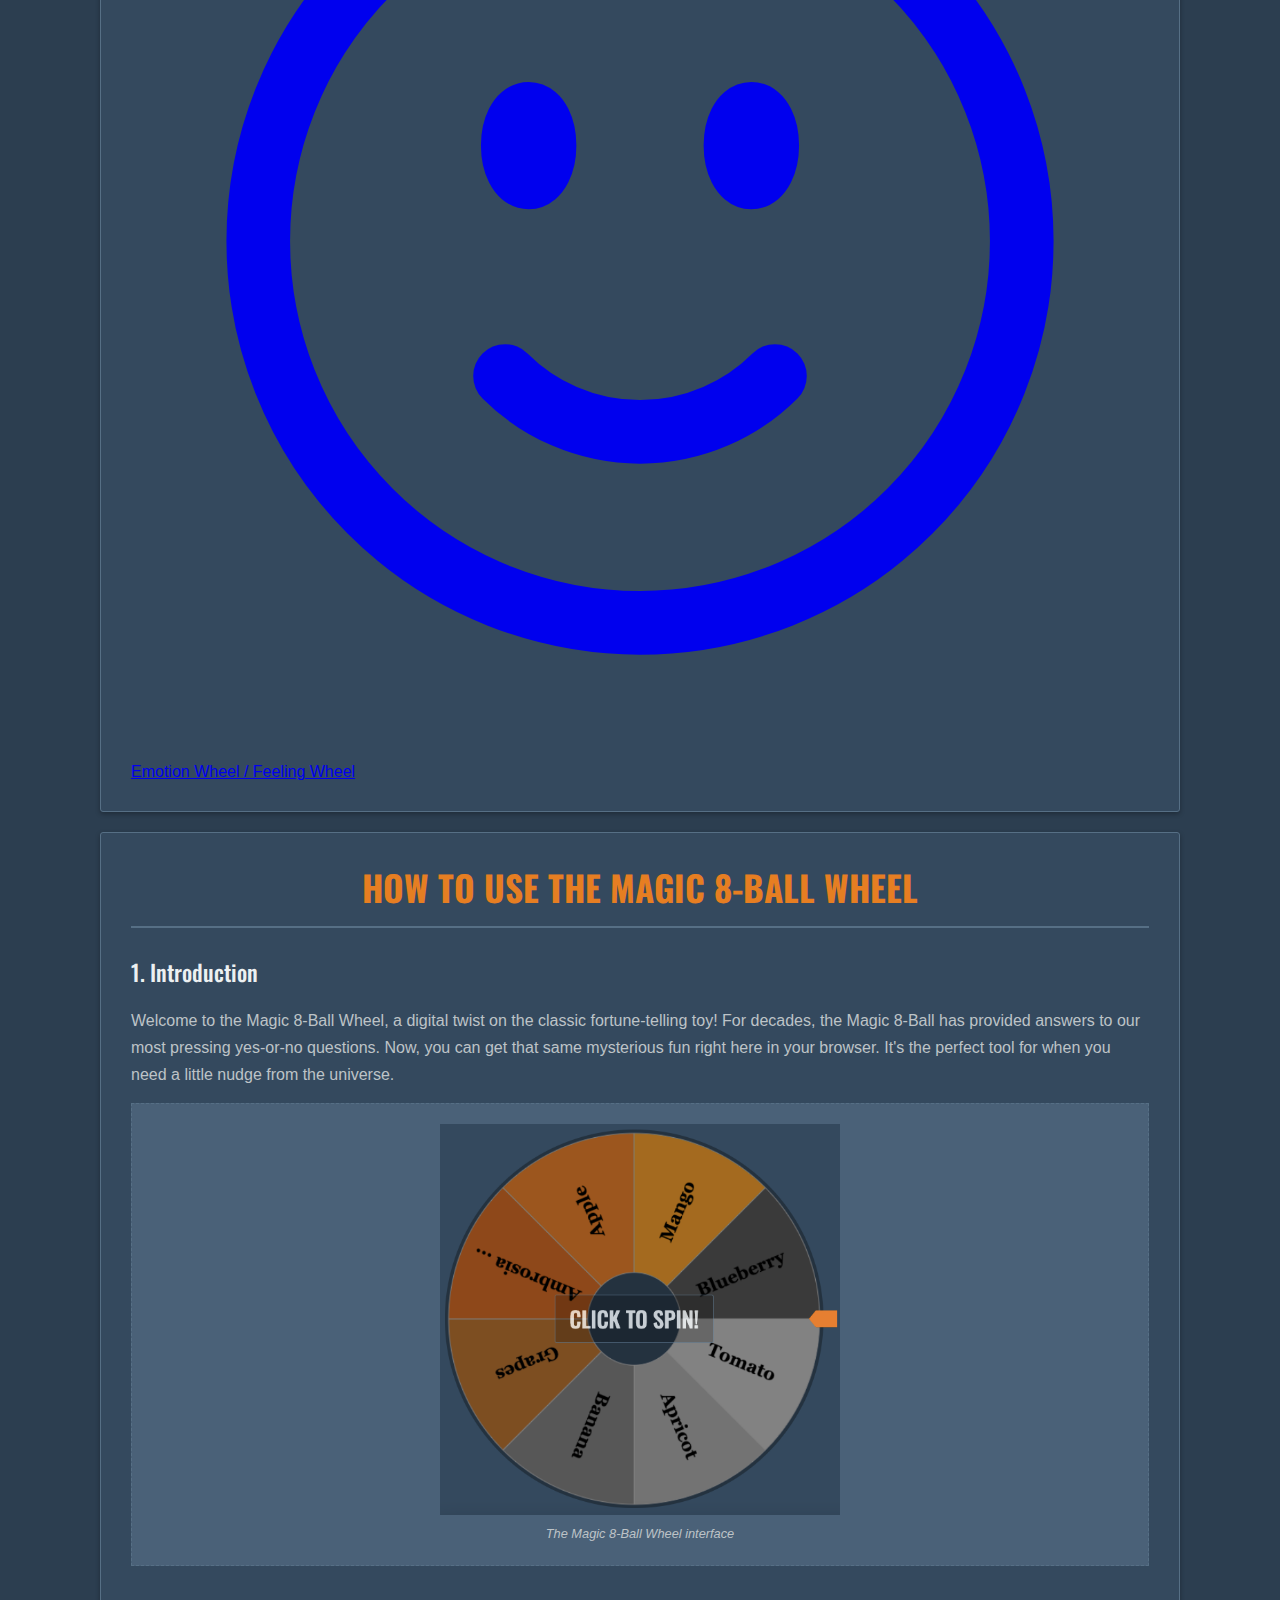
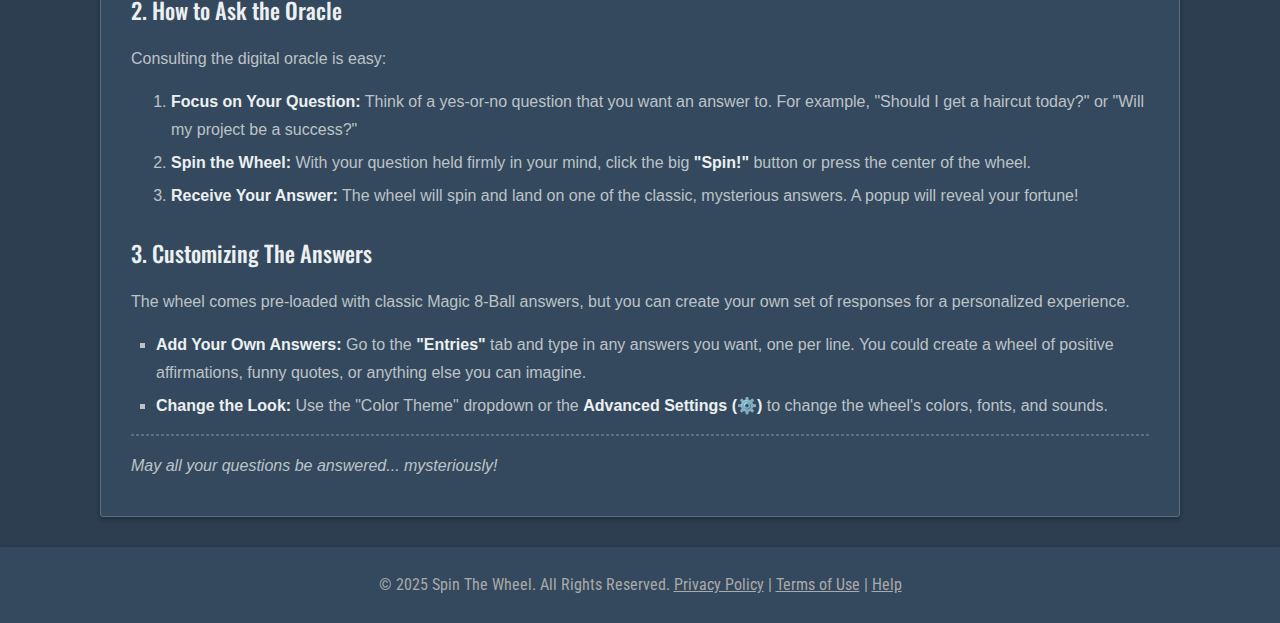
<file: magic-8-ball-wheel.html>
<!DOCTYPE html>
<html lang="en">
<head>
    <meta charset="UTF-8">
    <meta name="viewport" content="width=device-width, initial-scale=1.0">
    <title>Magic 8-Ball Wheel - Wheel Decide</title>
    <meta name="description" content="Ask a yes-no question and spin the Magic 8-Ball Wheel to get a mysterious and fun answer. Your digital oracle for all of life's questions.">

    <meta property="og:title" content="Magic 8-Ball Wheel - Wheel Decide">
    <meta property="og:description" content="Ask a yes-no question and spin the Magic 8-Ball Wheel to get a mysterious and fun answer. Your digital oracle for all of life's questions.">
    <meta property="og:type" content="website">
    <meta property="og:url" content="https://spinwheelonline.org/magic-8-ball-wheel.html"> 
    <meta property="og:image" content="./static/img/namepickerwheel-1.png">
    <meta property="og:image:alt" content="Magic 8-Ball Wheel - Wheel Decide">
    <meta property="og:site_name" content="Spin The Wheel">

    <!-- Twitter Card Meta Tags -->
    <meta name="twitter:card" content="summary_large_image">
    <meta name="twitter:title" content="Magic 8-Ball Wheel - Wheel Decide">
    <meta name="twitter:description" content="Ask a yes-no question and spin the Magic 8-Ball Wheel to get a mysterious and fun answer. Your digital oracle for all of life's questions.">
    <meta name="twitter:image" content="./static/img/namepickerwheel-1.png">

    <link rel="canonical" href="https://spinwheelonline.org/magic-8-ball-wheel.html">
    <link rel="preconnect" href="https://fonts.googleapis.com">
    <link rel="preconnect" href="https://fonts.gstatic.com" crossorigin>
    <link href="https://fonts.googleapis.com/css2?family=Oswald:wght@400;500;700&family=Roboto+Condensed:wght@400;700&display=swap" rel="stylesheet">
    <link rel="stylesheet" href="./static/css/index.css">

    <link rel="apple-touch-icon" href="./apple-touch-icon.png">
    <link rel="icon" type="image/png" sizes="32x32" href="./favicon-32x32.png">
    <link rel="icon" type="image/png" sizes="16x16" href="./favicon-16x16.png">
    <link rel="manifest" href="./site.webmanifest">
</head>
<body>
    <nav class="navbar-industrial">
        <div class="navbar-brand">
            <h1><a href="/"> Spin The Wheel</a></h1>
        </div>
        <button class="navbar-toggler" aria-label="Toggle navigation" aria-expanded="false" aria-controls="navbarIndustrialNav">
            <span class="toggler-icon"></span>
            <span class="toggler-icon"></span>
            <span class="toggler-icon"></span>
        </button>
        <div class="navbar-collapse" id="navbarIndustrialNav">
            <ul class="navbar-nav">
                <li class="nav-item"><a href="/" class="nav-link">Home</a></li>
                <li class="nav-item"><a href="#trending-wheels" class="nav-link">tools</a></li>
                <li class="nav-item"><a href="#faq-section" class="nav-link">FAQ</a></li>
                <li class="nav-item"><a href="./user-guide.html" class="nav-link js-scroll-trigger">User Guide</a></li>
                 <li class="nav-item"><a href="./about-us.html" class="nav-link">about</a></li>
                <li class="nav-item"><a href="./contact-us.html" class="nav-link">contact</a></li>
            </ul>
        </div>
    </nav>
    <div class="main-content-wrapper" id="mainContentWrapper">
        <div class="wheel-section">
            <div class="container">
                <div class="wheel-container" id="wheelAreaContainer">
                    <canvas id="wheelCanvas"></canvas>
                    <div class="wheel-overlay"><span>Click to Spin!</span></div>
                    <div class="pointer"></div>
                </div>
            </div>
        </div>
        <div class="controls-section" id="controlsSection">
            <div class="container">
                <div class="controls-header">
                    <div class="tabs">
                        <button class="tab-button active" data-tab="entries">Entries <span class="tab-count" id="entriesCountEl">0</span></button>
                        <button class="tab-button" data-tab="results">Results <span class="tab-count" id="resultsCountEl">0</span></button>
                    </div>
                    <div class="header-actions">
                        <div class="hide-controls-checkbox">
                            <input type="checkbox" id="hideControlsCheckbox">
                            <label for="hideControlsLabel">Hide</label>
                        </div>
                        <button id="advancedSettingsButton" class="icon-button" title="Advanced Settings">
                            <svg xmlns="http://www.w3.org/2000/svg" fill="none" viewBox="0 0 24 24" stroke-width="1.5">
                              <path stroke-linecap="round" stroke-linejoin="round" d="M10.343 3.94c.09-.542.56-.94 1.11-.94h1.093c.55 0 1.02.398 1.11.94l.149.894c.07.424.384.764.78.93.398.164.855.142 1.205-.108l.737-.527a1.125 1.125 0 0 1 1.45.12l.773.774c.39.389.44 1.002.12 1.45l-.527.737c-.25.35-.272.806-.107 1.204.165.397.505.71.93.78l.893.15c.543.09.94.559.94 1.109v1.094c0 .55-.397 1.02-.94 1.11l-.894.149c-.424.07-.764.383-.929.78-.165.398-.143.854.107 1.204l.527.738c.32.447.269 1.06-.12 1.45l-.774.773a1.125 1.125 0 0 1-1.449.12l-.738-.527c-.35-.25-.806-.272-1.203-.107-.398.165-.71.505-.781.929l-.149.894c-.09.542-.56.94-1.11.94h-1.094c-.55 0-1.019-.398-1.11-.94l-.148-.894c-.071-.424-.384-.764-.781-.93-.398-.164-.854-.142-1.204.108l-.738.527c-.447.32-1.06.269-1.45-.12l-.773-.774a1.125 1.125 0 0 1-.12-1.45l.527-.737c.25-.35.272-.806.108-1.204-.165-.397-.506-.71-.93-.78l-.894-.15c-.542-.09-.94-.56-.94-1.109v-1.094c0-.55.398-1.02.94-1.11l.894-.149c.424-.07.765-.383.93-.78.165-.398.143-.854-.108-1.204l-.526-.738a1.125 1.125 0 0 1 .12-1.45l.773-.773a1.125 1.125 0 0 1 1.45-.12l.737.527c.35.25.807.272 1.204.107.397-.165.71-.505.78-.929l.15-.894Z" />
                              <path stroke-linecap="round" stroke-linejoin="round" d="M15 12a3 3 0 1 1-6 0 3 3 0 0 1 6 0Z" />
                            </svg>
                        </button>
                        <button class="icon-button" title="User Guide"><a href="./user-guide.html" style="color:#ccc" title="User Guide">
                        <svg xmlns="http://www.w3.org/2000/svg" fill="none" viewBox="0 0 24 24" stroke-width="1.5" stroke="currentColor">
                          <path stroke-linecap="round" stroke-linejoin="round" d="M9.879 7.519c1.171-1.025 3.071-1.025 4.242 0 1.172 1.025 1.172 2.687 0 3.712-.203.179-.43.326-.67.442-.745.361-1.45.999-1.45 1.827v.75M21 12a9 9 0 1 1-18 0 9 9 0 0 1 18 0Zm-9 5.25h.008v.008H12v-.008Z" />
                        </svg></a>
                        </button>
                    </div>
                </div>

                <div id="advancedSettingsPanel" class="advanced-settings-panel collapsed">
                    <h2>Advanced Settings</h2>
                    <div class="settings-content">
                        <div class="setting-item">
                            <label for="soundToggleCheckbox">Enable Sounds : </label>
                            <input type="checkbox" id="soundToggleCheckbox">
                        </div>
                        <div class="setting-item">
                            <label for="spinDurationInput">Base Spin Duration (seconds) : </label>
                            <input type="number" id="spinDurationInput" min="1" max="10" step="0.5">
                        </div>
                        <div class="setting-item">
                            <label for="fontFamilySelect">Font Family : </label>
                            <select id="fontFamilySelect"></select>
                        </div>
                        <div class="setting-item">
                            <label for="fontSizeInput">Font Size (px) : </label>
                            <input type="number" id="fontSizeInput" min="8" max="24" step="1">
                        </div>
                        <hr>
                        <div class="custom-colors-section">
                            <p>Custom Segment Colors (Overrides Theme):</p>
                            <div id="customColorPickersContainer" class="custom-color-pickers">
                            </div>
                            <button id="resetCustomColorsButton" class="action-buttons" style="margin-top: 15px; font-size: 0.8rem; padding: 4px 8px;">Reset Custom Colors</button>
                        </div>
                    </div>
                </div>

                <div class="action-buttons">
                    <button id="shuffleButton">
                        <span class="icon">
                            <svg xmlns="http://www.w3.org/2000/svg" fill="none" viewBox="0 0 24 24" stroke-width="1.5">
                               <path stroke-linecap="round" stroke-linejoin="round" d="M19.5 12c0-1.232-.046-2.453-.138-3.662a4.006 4.006 0 0 0-3.7-3.7 48.678 48.678 0 0 0-7.324 0 4.006 4.006 0 0 0-3.7 3.7c-.017.22-.032.441-.046.662M19.5 12l3-3m-3 3-3-3m-12 3c0 1.232.046 2.453.138 3.662a4.006 4.006 0 0 0 3.7 3.7 48.656 48.656 0 0 0 7.324 0 4.006 4.006 0 0 0 3.7-3.7c.017-.22.032-.441.046-.662M4.5 12l3 3m-3-3-3 3" />
                            </svg>
                        </span> Shuffle
                    </button>
                    <button id="sortButton">
                        <span class="icon">
                            <svg xmlns="http://www.w3.org/2000/svg" fill="none" viewBox="0 0 24 24" stroke-width="1.5">
                              <path stroke-linecap="round" stroke-linejoin="round" d="M3 4.5h14.25M3 9h9.75M3 13.5h9.75m4.5-4.5v12m0 0-3.75-3.75M17.25 21 21 17.25" />
                            </svg>
                        </span> Sort
                    </button>
                    <button id="deduplicateButton">
                        <span class="icon">
                        <svg xmlns="http://www.w3.org/2000/svg" fill="none" viewBox="0 0 24 24" stroke-width="1.5" stroke="currentColor">
                          <path stroke-linecap="round" stroke-linejoin="round" d="M15.75 17.25v3.375c0 .621-.504 1.125-1.125 1.125h-9.75a1.125 1.125 0 0 1-1.125-1.125V7.875c0-.621.504-1.125 1.125-1.125H6.75a9.06 9.06 0 0 1 1.5.124m7.5 10.376h3.375c.621 0 1.125-.504 1.125-1.125V11.25c0-4.46-3.243-8.161-7.5-8.876a9.06 9.06 0 0 0-1.5-.124H9.375c-.621 0-1.125.504-1.125 1.125v3.5m7.5 10.375H9.375a1.125 1.125 0 0 1-1.125-1.125v-9.25m12 6.625v-1.875a3.375 3.375 0 0 0-3.375-3.375h-1.5a1.125 1.125 0 0 1-1.125-1.125v-1.5a3.375 3.375 0 0 0-3.375-3.375H9.75" />
                        </svg>
                        </span> Deduplicate
                    </button>
                    <button id="importButton">
                        <span class="icon">
                            <svg xmlns="http://www.w3.org/2000/svg" fill="none" viewBox="0 0 24 24" stroke-width="1.5">
                              <path stroke-linecap="round" stroke-linejoin="round" d="M3 16.5v2.25A2.25 2.25 0 005.25 21h13.5A2.25 2.25 0 0021 18.75V16.5M16.5 12L12 16.5m0 0L7.5 12m4.5 4.5V3" />
                            </svg>
                        </span> Import
                    </button>
                    <button id="exportButton">
                        <span class="icon">
                            <svg xmlns="http://www.w3.org/2000/svg" fill="none" viewBox="0 0 24 24" stroke-width="1.5">
                              <path stroke-linecap="round" stroke-linejoin="round" d="M3 16.5v2.25A2.25 2.25 0 005.25 21h13.5A2.25 2.25 0 0021 18.75V16.5m-13.5-9L12 3m0 0l4.5 4.5M12 3v13.5" />
                            </svg>
                        </span> Export
                    </button>
                    <input type="file" id="fileInput" accept=".txt" style="display: none;">
                </div>
                <textarea id="itemsInput" rows="7" placeholder="Enter your own answers, or use the classics!"></textarea>
                <div id="resultsListArea" placeholder="Results will appear here..."></div>
                 <div class="theme-selector-container">
                    <label for="colorThemeSelect">Color Theme:</label>
                    <select id="colorThemeSelect"></select>
                </div>
                <div class="main-controls">
                    <button id="updateButton">Update Wheel</button>
                    <button id="spinButton">Spin!</button>
                </div>
                <div class="result-display" id="resultDisplay">Ask a question, then spin!</div>
            </div>
        </div>
        <button id="showControlsButton">Show Controls</button>
    </div>
    <div id="celebrationContainer"></div>

    <div class="modal-overlay" id="winnerModalOverlay">
        <div class="modal" id="winnerModal">
            <div class="modal-content">
                <div class="modal-title-main">The Oracle Says...</div>
                <div class="winner-name" id="modalWinnerName">Winner Name</div>
                <div class="modal-actions">
                    <button class="modal-button-style delete" id="modalRemoveButton" style="display:none;">Delete Winner</button>
                    <button class="modal-button-style close" id="modalCloseButton">Close</button>
                </div>
            </div>
        </div>
    </div>
        <div class="manual-section-wrapper" style="margin-bottom:0;">
 <div class="manual-section" id="trending-wheels" style="padding-bottom: 25px;">
     <h2 style="margin-top:0; text-align:center;">Trending Wheels</h2>
     <div class="trending-links-container">
         <a href="/" class="trending-link">
            <svg xmlns="http://www.w3.org/2000/svg" fill="none" viewBox="0 0 24 24" stroke-width="1.5" stroke="currentColor">
              <path stroke-linecap="round" stroke-linejoin="round" d="M9 12.75 11.25 15 15 9.75M21 12c0 1.268-.63 2.39-1.593 3.068a3.745 3.745 0 0 1-1.043 3.296 3.745 3.745 0 0 1-3.296 1.043A3.745 3.745 0 0 1 12 21c-1.268 0-2.39-.63-3.068-1.593a3.746 3.746 0 0 1-3.296-1.043 3.745 3.745 0 0 1-1.043-3.296A3.745 3.745 0 0 1 3 12c0-1.268.63-2.39 1.593-3.068a3.745 3.745 0 0 1 1.043-3.296 3.746 3.746 0 0 1 3.296-1.043A3.746 3.746 0 0 1 12 3c1.268 0 2.39.63 3.068 1.593a3.746 3.746 0 0 1 3.296 1.043 3.746 3.746 0 0 1 1.043 3.296A3.745 3.745 0 0 1 21 12Z" />
            </svg>
             <span>Random picker / Lucky Wheel</span>
         </a>

         <a href="truth-or-dare-wheel.html" class="trending-link">
            <svg xmlns="http://www.w3.org/2000/svg" fill="none" viewBox="0 0 24 24" stroke-width="1.5" stroke="currentColor">
              <path stroke-linecap="round" stroke-linejoin="round" d="M21 8.25c0-2.485-2.099-4.5-4.688-4.5-1.935 0-3.597 1.126-4.312 2.733-.715-1.607-2.377-2.733-4.313-2.733C5.1 3.75 3 5.765 3 8.25c0 7.22 9 12 9 12s9-4.78 9-12Z" />
            </svg>
             <span>Truth or Dare Wheel</span>
         </a>

         <a href="yes-or-no-wheel.html" class="trending-link">
             <svg xmlns="http://www.w3.org/2000/svg" fill="none" viewBox="0 0 24 24" stroke="currentColor">
               <path stroke-linecap="round" stroke-linejoin="round" d="M9.879 7.519c1.171-1.025 3.071-1.025 4.242 0 1.172 1.025 1.172 2.687 0
      3.712-.203.179-.43.326-.67.442-.745.361-1.45.999-1.45 1.827v.75M21 12a9 9 0 11-18 0 9 9 0 0118 0zm-9 5.25h.008v.008H12v-.008z" />
             </svg>
             <span>Yes or No Wheel</span>
         </a>

         <a href="what-to-do-wheel.html" class="trending-link">
            <svg xmlns="http://www.w3.org/2000/svg" fill="none" viewBox="0 0 24 24" stroke-width="1.5" stroke="currentColor">
              <path stroke-linecap="round" stroke-linejoin="round" d="M8.242 5.992h12m-12 6.003H20.24m-12 5.999h12M4.117 7.495v-3.75H2.99m1.125 3.75H2.99m1.125 0H5.24m-1.92 2.577a1.125 1.125 0 1 1 1.591 1.59l-1.83 1.83h2.16M2.99 15.745h1.125a1.125 1.125 0 0 1 0 2.25H3.74m0-.002h.375a1.125 1.125 0 0 1 0 2.25H2.99" />
            </svg>
             <span>What to Do Today Wheel</span>
         </a>

         <a href="what-to-eat-wheel.html" class="trending-link">
            <svg xmlns="http://www.w3.org/2000/svg" fill="none" viewBox="0 0 24 24" stroke-width="1.5" stroke="currentColor">
              <path stroke-linecap="round" stroke-linejoin="round" d="M12 8.25v-1.5m0 1.5c-1.355 0-2.697.056-4.024.166C6.845 8.51 6 9.473 6 10.608v2.513m6-4.871c1.355 0 2.697.056 4.024.166C17.155 8.51 18 9.473 18 10.608v2.513M15 8.25v-1.5m-6 1.5v-1.5m12 9.75-1.5.75a3.354 3.354 0 0 1-3 0 3.354 3.354 0 0 0-3 0 3.354 3.354 0 0 1-3 0 3.354 3.354 0 0 0-3 0 3.354 3.354 0 0 1-3 0L3 16.5m15-3.379a48.474 48.474 0 0 0-6-.371c-2.032 0-4.034.126-6 .371m12 0c.39.049.777.102 1.163.16 1.07.16 1.837 1.094 1.837 2.175v5.169c0 .621-.504 1.125-1.125 1.125H4.125A1.125 1.125 0 0 1 3 20.625v-5.17c0-1.08.768-2.014 1.837-2.174A47.78 47.78 0 0 1 6 13.12M12.265 3.11a.375.375 0 1 1-.53 0L12 2.845l.265.265Zm-3 0a.375.375 0 1 1-.53 0L9 2.845l.265.265Zm6 0a.375.375 0 1 1-.53 0L15 2.845l.265.265Z" />
            </svg>
             <span>Where / What to Eat Wheel</span>
         </a>

        <a href="magic-8-ball-wheel.html" class="trending-link">
            <svg xmlns="http://www.w3.org/2000/svg" fill="none" viewBox="0 0 24 24" stroke-width="1.5" stroke="currentColor">
                <path stroke-linecap="round" stroke-linejoin="round" d="M21.75 9v.906a2.25 2.25 0 01-1.183 1.981l-6.478 3.488M2.25 9v.906a2.25 2.25 0 001.183 1.981l6.478 3.488m8.868-1.455L15 7.5m5.25 3.75L15 7.5m0 0L9.75 11.25m5.25-3.75L9.75 3.75m0 0L4.5 7.5m5.25-3.75L4.5 11.25m0 0L2.25 9.75M15 12l-3 3m0 0l-3-3m3 3V15" />
            </svg>
            <span>Magic 8-Ball Wheel</span>
        </a>

        <a href="dice-roller-wheel.html" class="trending-link">
            <svg xmlns="http://www.w3.org/2000/svg" fill="none" viewBox="0 0 24 24" stroke-width="1.5" stroke="currentColor">
                <path stroke-linecap="round" stroke-linejoin="round" d="M21 7.5l-9-5.25L3 7.5m18 0l-9 5.25m9-5.25v9l-9 5.25M3 7.5l9 5.25M3 7.5v9l9 5.25m0-9v9" />
            </svg>
            <span>Dice Roller</span>
        </a>

        <a href="letter-randomizer-wheel.html" class="trending-link">
            <svg xmlns="http://www.w3.org/2000/svg" fill="none" viewBox="0 0 24 24" stroke-width="1.5" stroke="currentColor">
                <path stroke-linecap="round" stroke-linejoin="round" d="M7.5 8.25h9m-9 3H12m-1.5 3h1.5m-6.375 3h11.25c.621 0 1.125-.504 1.125-1.125V4.875c0-.621-.504-1.125-1.125-1.125H5.625c-.621 0-1.125.504-1.125 1.125v14.25c0 .621.504 1.125 1.125 1.125z" />
            </svg>
            <span>Letter Randomizer</span>
        </a>
        <a href="emotion-wheel.html" class="trending-link">
            <svg xmlns="http://www.w3.org/2000/svg" fill="none" viewBox="0 0 24 24" stroke-width="1.5" stroke="currentColor" class="size-6">
              <path stroke-linecap="round" stroke-linejoin="round" d="M15.182 15.182a4.5 4.5 0 0 1-6.364 0M21 12a9 9 0 1 1-18 0 9 9 0 0 1 18 0ZM9.75 9.75c0 .414-.168.75-.375.75S9 10.164 9 9.75 9.168 9 9.375 9s.375.336.375.75Zm-.375 0h.008v.015h-.008V9.75Zm5.625 0c0 .414-.168.75-.375.75s-.375-.336-.375-.75.168-.75.375-.75.375.336.375.75Zm-.375 0h.008v.015h-.008V9.75Z" />
            </svg>
            <span>Emotion Wheel / Feeling Wheel</span>
        </a>
     </div>
 </div>
</div>

        <div class="manual-section-wrapper" style="margin-bottom:0;">
        <div id="user-manual-main" class="manual-section">
            <h2>How to Use the Magic 8-Ball Wheel</h2>

            <h3 id="introduction">1. Introduction</h3>
            <p>Welcome to the Magic 8-Ball Wheel, a digital twist on the classic fortune-telling toy! For decades, the Magic 8-Ball has provided answers to our most pressing yes-or-no questions. Now, you can get that same mysterious fun right here in your browser. It's the perfect tool for when you need a little nudge from the universe.</p>
            <div class="placeholder-image">
                <img src="./static/img/namepickerwheel-1.png" alt="The main interface of the Magic 8-Ball Wheel">
                <p>The Magic 8-Ball Wheel interface</p>
            </div>

            <h3 id="how-to-use">2. How to Ask the Oracle</h3>
            <p>Consulting the digital oracle is easy:</p>
            <ol>
                <li><strong>Focus on Your Question:</strong> Think of a yes-or-no question that you want an answer to. For example, "Should I get a haircut today?" or "Will my project be a success?"</li>
                <li><strong>Spin the Wheel:</strong> With your question held firmly in your mind, click the big <strong>"Spin!"</strong> button or press the center of the wheel.</li>
                <li><strong>Receive Your Answer:</strong> The wheel will spin and land on one of the classic, mysterious answers. A popup will reveal your fortune!</li>
            </ol>
            
            <h3 id="customization">3. Customizing The Answers</h3>
            <p>The wheel comes pre-loaded with classic Magic 8-Ball answers, but you can create your own set of responses for a personalized experience.</p>
            <ul>
                <li><strong>Add Your Own Answers:</strong> Go to the <strong>"Entries"</strong> tab and type in any answers you want, one per line. You could create a wheel of positive affirmations, funny quotes, or anything else you can imagine.</li>
                <li><strong>Change the Look:</strong> Use the "Color Theme" dropdown or the <strong>Advanced Settings (⚙️)</strong> to change the wheel's colors, fonts, and sounds.</li>
            </ul>
            <hr>
            <p><em>May all your questions be answered... mysteriously!</em></p>
        </div></div>

<div id="faq-section" class="manual-section container" style="margin-top:20px;display:none">
    <h2>Frequently Asked Questions (FAQ)</h2>
    <ul>
        <li><strong>Q: Are the answers from the Magic 8-Ball Wheel truly random?</strong><br>
            A: Yes! The wheel uses a random algorithm to select a stopping point, making each answer an unbiased, random selection from the list of entries.
        </li>
        <li><strong>Q: Can I add my own custom answers to the wheel?</strong><br>
            A: Absolutely. The "Entries" text area is fully editable. You can delete the classic answers and type in your own list of responses to create a custom wheel for any purpose.
        </li>
        <li><strong>Q: Will the wheel remember my custom answers?</strong><br>
            A: Yes, your most recent list of entries is automatically saved in your browser's local storage. When you return to this page, your custom answers will be waiting for you.
        </li>
    </ul>
</div>
<footer>
    <p>© 2025 Spin The Wheel. All Rights Reserved. <a href="./privacy-policy.html">Privacy Policy</a> | <a href="./terms-of-use.html">Terms of Use</a> | <a href="./user-guide.html">Help</a></p>
</footer>

<script src="./static/js/wheel.js"></script>
</body>
</html>
</file>
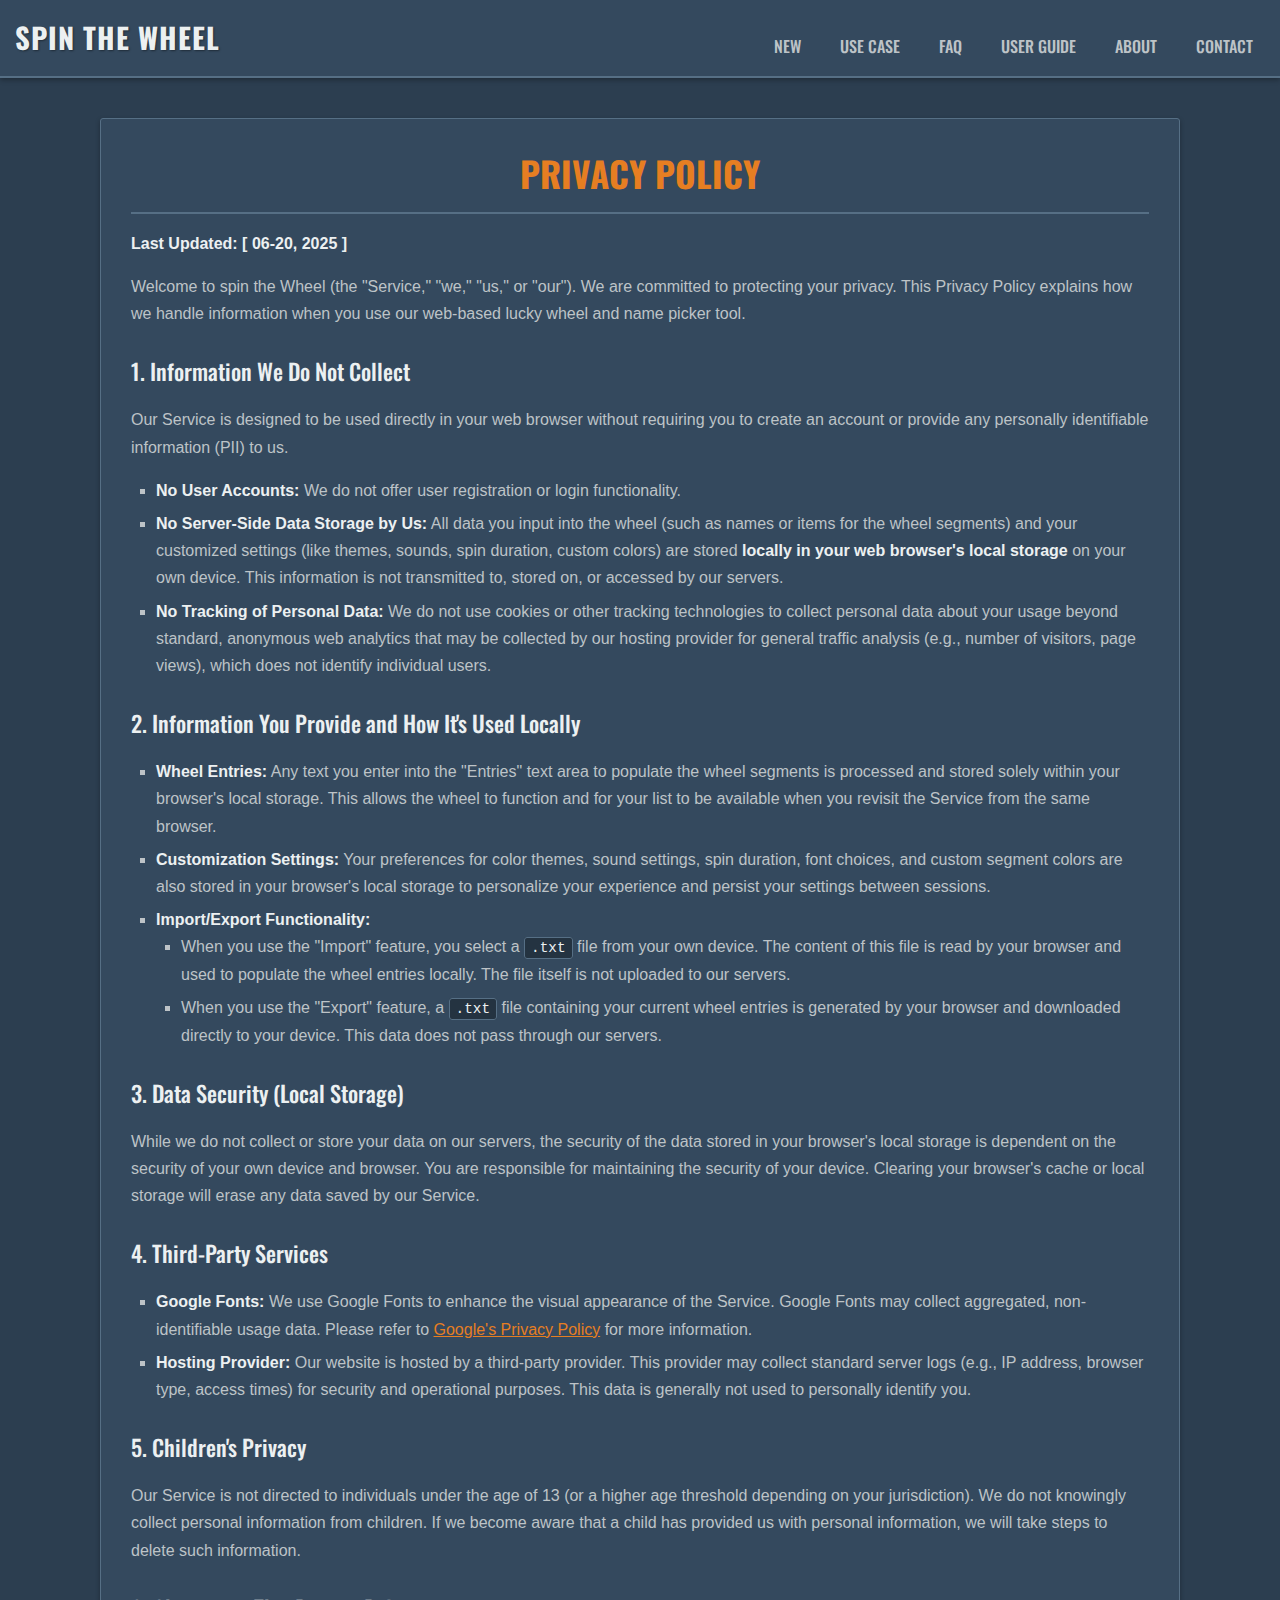
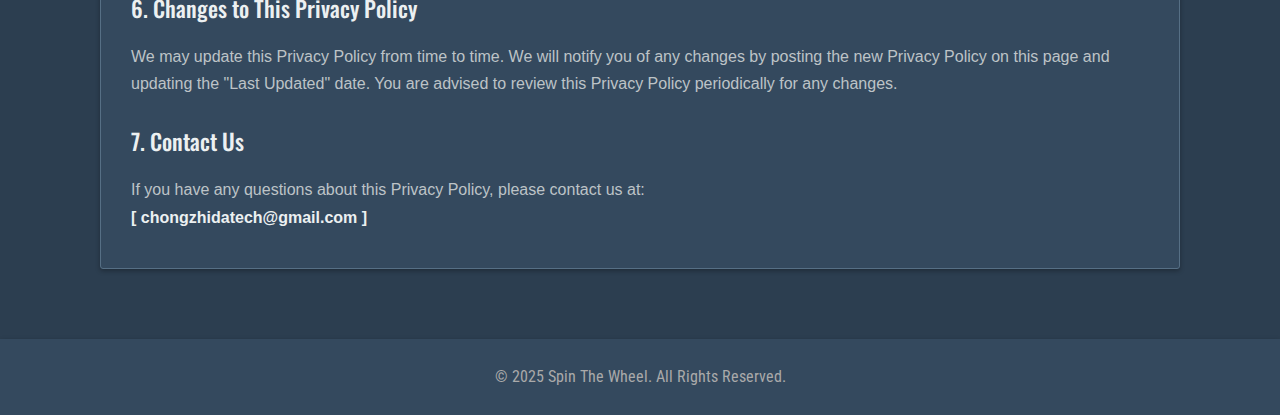
<file: privacy-policy.html>
<!DOCTYPE html>
<html lang="en">
<head>
    <meta charset="UTF-8">
    <meta name="viewport" content="width=device-width, initial-scale=1.0">
    <title>Privacy Policy - Spin The Wheel</title>
    <link rel="preconnect" href="https://fonts.googleapis.com">
    <link rel="preconnect" href="https://fonts.gstatic.com" crossorigin>
    <link href="https://fonts.googleapis.com/css2?family=Oswald:wght@400;500;700&family=Roboto+Condensed:wght@400;700&display=swap" rel="stylesheet">
    <link rel="stylesheet" href="./static/css/index.css">
</head>
<body>
    <nav class="navbar-industrial">
        <div class="navbar-brand">
             <h1><a href="index.html">Spin The Wheel</a></h1>
        </div>
        <button class="navbar-toggler" aria-label="Toggle navigation" aria-expanded="false" aria-controls="navbarIndustrialNav">
            <span class="toggler-icon"></span>
            <span class="toggler-icon"></span>
            <span class="toggler-icon"></span>
        </button>
        <div class="navbar-collapse" id="navbarIndustrialNav">
            <ul class="navbar-nav">
                <li class="nav-item"><a href="index.html" class="nav-link">NEW</a></li>
                <li class="nav-item"><a href="index.html#new-section" class="nav-link">Use Case</a></li>
                <li class="nav-item"><a href="index.html#faq-section" class="nav-link">FAQ</a></li>
                <li class="nav-item"><a href="user-guide.html" class="nav-link js-scroll-trigger">User Guide</a></li>
                 <li class="nav-item"><a href="about-us.html" class="nav-link">about</a></li>
                <li class="nav-item"><a href="contact-us.html" class="nav-link">contact</a></li>
            </ul>
        </div>
    </nav>

    <div class="manual-section-wrapper">
        <div class="manual-section"> <!-- Using .manual-section class for styling -->
            <h2>Privacy Policy</h2>
            <p><strong>Last Updated: [ 06-20, 2025 ]</strong></p>

            <p>Welcome to spin the Wheel (the "Service," "we," "us," or "our"). We are committed to protecting your privacy. This Privacy Policy explains how we handle information when you use our web-based lucky wheel and name picker tool.</p>

            <h3>1. Information We Do Not Collect</h3>
            <p>Our Service is designed to be used directly in your web browser without requiring you to create an account or provide any personally identifiable information (PII) to us.</p>
            <ul>
                <li><strong>No User Accounts:</strong> We do not offer user registration or login functionality.</li>
                <li><strong>No Server-Side Data Storage by Us:</strong> All data you input into the wheel (such as names or items for the wheel segments) and your customized settings (like themes, sounds, spin duration, custom colors) are stored <strong>locally in your web browser's local storage</strong> on your own device. This information is not transmitted to, stored on, or accessed by our servers.</li>
                <li><strong>No Tracking of Personal Data:</strong> We do not use cookies or other tracking technologies to collect personal data about your usage beyond standard, anonymous web analytics that may be collected by our hosting provider for general traffic analysis (e.g., number of visitors, page views), which does not identify individual users.</li>
            </ul>

            <h3>2. Information You Provide and How It's Used Locally</h3>
            <ul>
                <li><strong>Wheel Entries:</strong> Any text you enter into the "Entries" text area to populate the wheel segments is processed and stored solely within your browser's local storage. This allows the wheel to function and for your list to be available when you revisit the Service from the same browser.</li>
                <li><strong>Customization Settings:</strong> Your preferences for color themes, sound settings, spin duration, font choices, and custom segment colors are also stored in your browser's local storage to personalize your experience and persist your settings between sessions.</li>
                <li><strong>Import/Export Functionality:</strong>
                    <ul>
                        <li>When you use the "Import" feature, you select a <code>.txt</code> file from your own device. The content of this file is read by your browser and used to populate the wheel entries locally. The file itself is not uploaded to our servers.</li>
                        <li>When you use the "Export" feature, a <code>.txt</code> file containing your current wheel entries is generated by your browser and downloaded directly to your device. This data does not pass through our servers.</li>
                    </ul>
                </li>
            </ul>

            <h3>3. Data Security (Local Storage)</h3>
            <p>While we do not collect or store your data on our servers, the security of the data stored in your browser's local storage is dependent on the security of your own device and browser. You are responsible for maintaining the security of your device. Clearing your browser's cache or local storage will erase any data saved by our Service.</p>

            <h3>4. Third-Party Services</h3>
            <ul>
                <li><strong>Google Fonts:</strong> We use Google Fonts to enhance the visual appearance of the Service. Google Fonts may collect aggregated, non-identifiable usage data. Please refer to <a href="https://policies.google.com/privacy" target="_blank" rel="noopener noreferrer nofollow">Google's Privacy Policy</a> for more information.</li>
                <li><strong>Hosting Provider:</strong> Our website is hosted by a third-party provider. This provider may collect standard server logs (e.g., IP address, browser type, access times) for security and operational purposes. This data is generally not used to personally identify you.</li>
            </ul>

            <h3>5. Children's Privacy</h3>
            <p>Our Service is not directed to individuals under the age of 13 (or a higher age threshold depending on your jurisdiction). We do not knowingly collect personal information from children. If we become aware that a child has provided us with personal information, we will take steps to delete such information.</p>

            <h3>6. Changes to This Privacy Policy</h3>
            <p>We may update this Privacy Policy from time to time. We will notify you of any changes by posting the new Privacy Policy on this page and updating the "Last Updated" date. You are advised to review this Privacy Policy periodically for any changes.</p>

            <h3>7. Contact Us</h3>
            <p>If you have any questions about this Privacy Policy, please contact us at:<br>
            <strong>[ chongzhidatech@gmail.com ]</strong></p>

        </div>
    </div>
<footer>
    <p>© 2025 Spin The Wheel. All Rights Reserved.</p>
</footer>
    <script src="./static/js/userguide.js"></script>
</body>
</html>
</file>
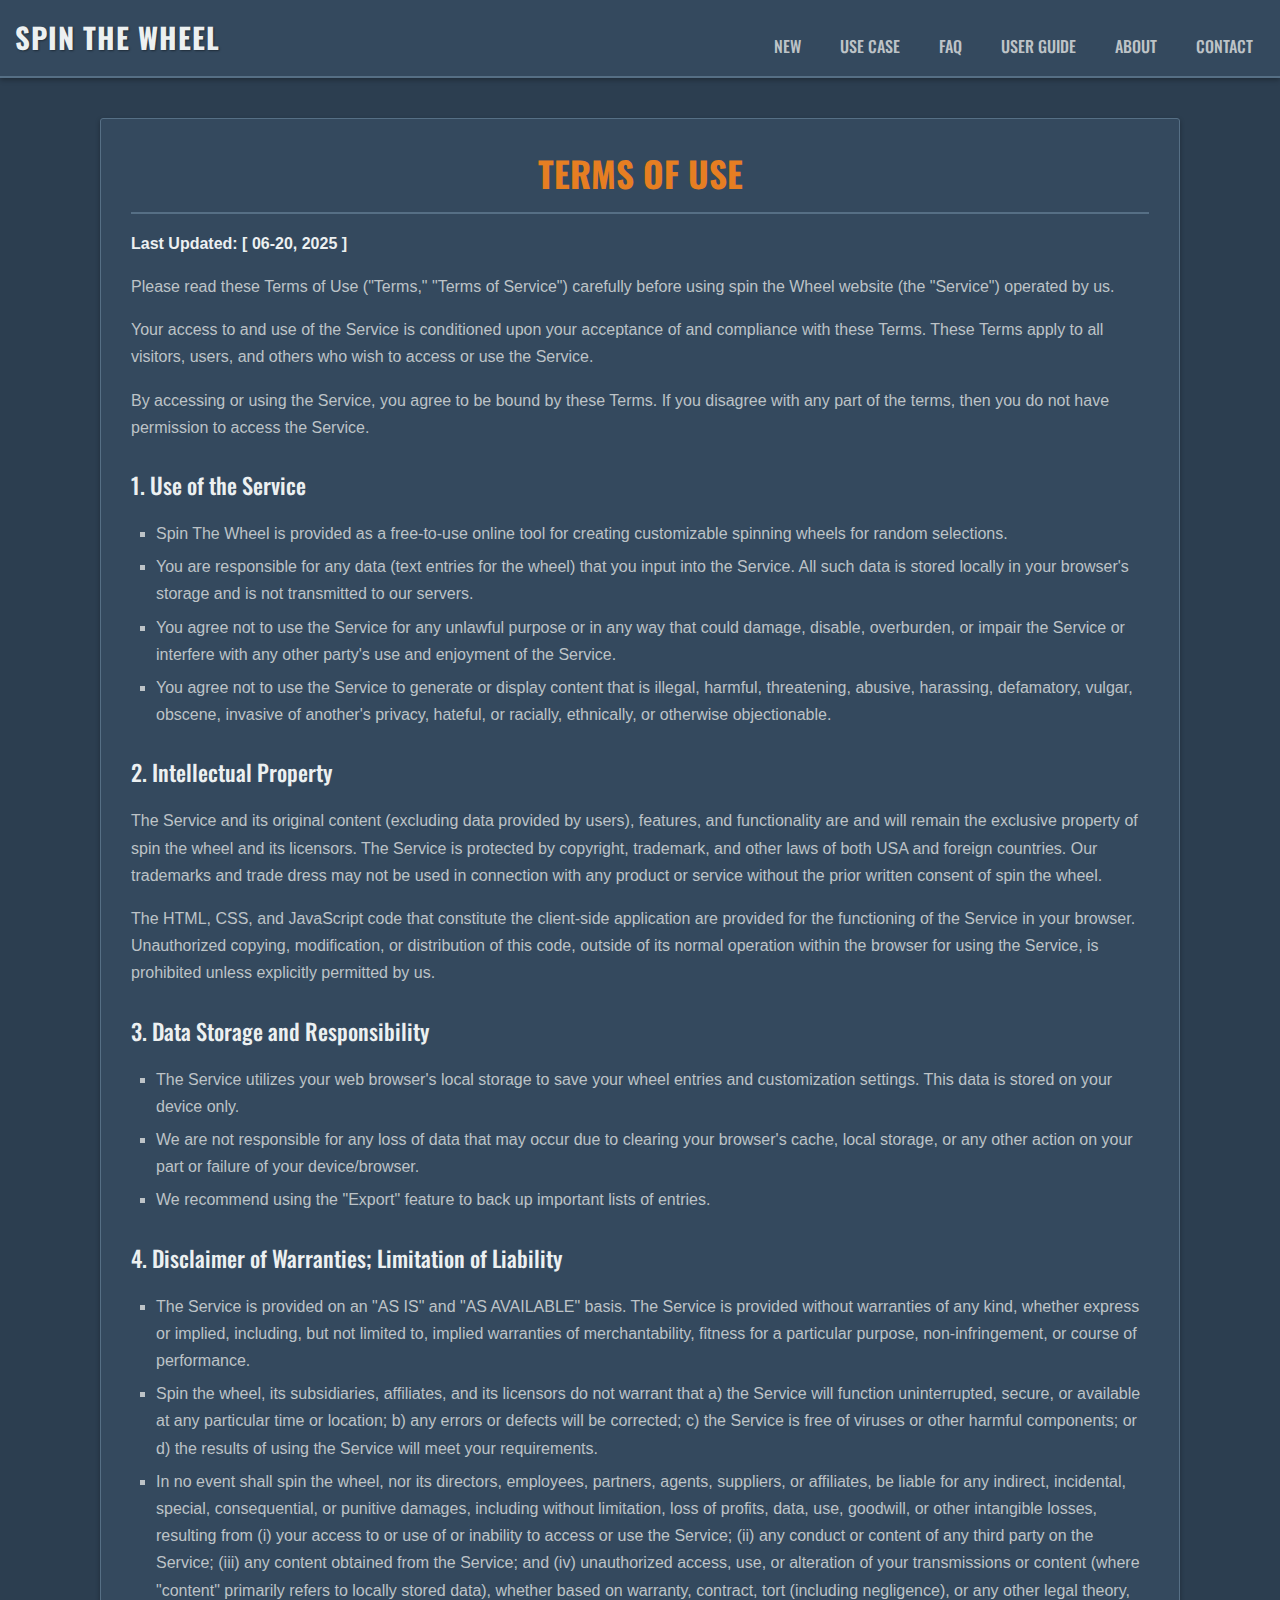
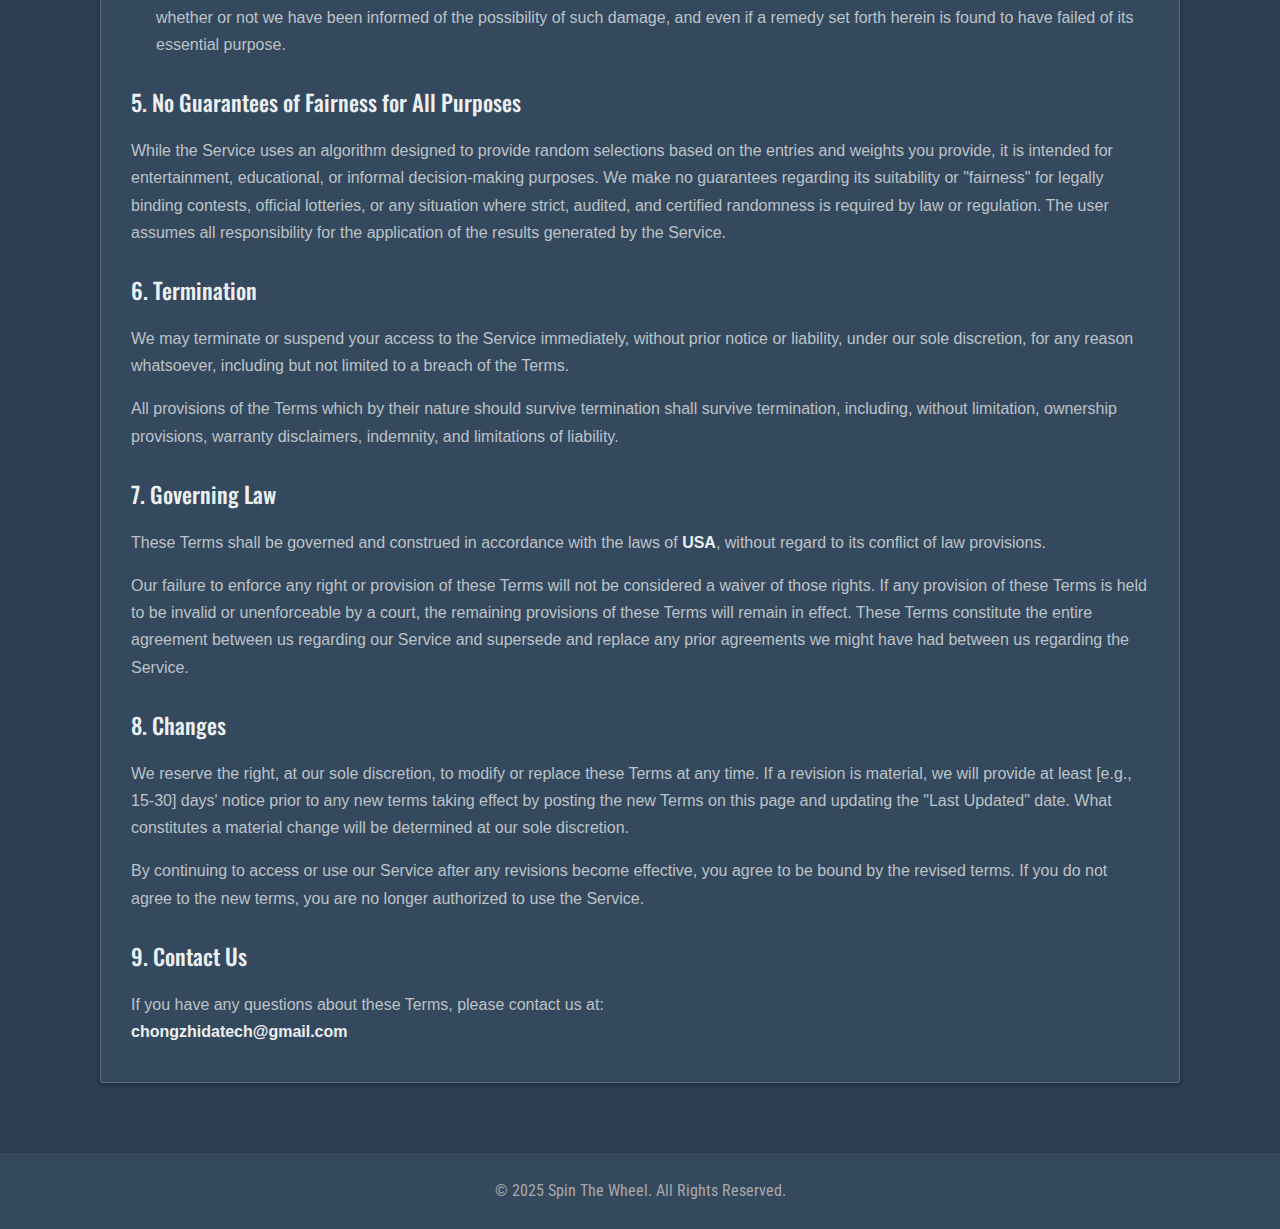
<file: terms-of-use.html>
<!DOCTYPE html>
<html lang="en">
<head>
    <meta charset="UTF-8">
    <meta name="viewport" content="width=device-width, initial-scale=1.0">
    <title>Terms of Use - Spin The Wheel</title>
    <link rel="preconnect" href="https://fonts.googleapis.com">
    <link rel="preconnect" href="https://fonts.gstatic.com" crossorigin>
    <link href="https://fonts.googleapis.com/css2?family=Oswald:wght@400;500;700&family=Roboto+Condensed:wght@400;700&display=swap" rel="stylesheet">
    <link rel="stylesheet" href="./static/css/index.css">
</head>
<body>
    <nav class="navbar-industrial">
        <div class="navbar-brand">
             <h1><a href="index.html">Spin The Wheel</a></h1>
        </div>
        <button class="navbar-toggler" aria-label="Toggle navigation" aria-expanded="false" aria-controls="navbarIndustrialNav">
            <span class="toggler-icon"></span>
            <span class="toggler-icon"></span>
            <span class="toggler-icon"></span>
        </button>
        <div class="navbar-collapse" id="navbarIndustrialNav">
            <ul class="navbar-nav">
                <li class="nav-item"><a href="index.html" class="nav-link">NEW</a></li>
                <li class="nav-item"><a href="index.html#new-section" class="nav-link">Use Case</a></li>
                <li class="nav-item"><a href="index.html#faq-section" class="nav-link">FAQ</a></li>
                <li class="nav-item"><a href="user-guide.html" class="nav-link js-scroll-trigger">User Guide</a></li>
                 <li class="nav-item"><a href="about-us.html" class="nav-link">about</a></li>
                <li class="nav-item"><a href="contact-us.html" class="nav-link">contact</a></li>
            </ul>
        </div>
    </nav>

    <div class="manual-section-wrapper">
        <div class="manual-section"> <!-- Using .manual-section class for styling -->
            <h2>Terms of Use</h2>
            <p><strong>Last Updated: [ 06-20, 2025 ]</strong></p>

            <p>Please read these Terms of Use ("Terms," "Terms of Service") carefully before using spin the Wheel website (the "Service") operated by us.</p>
            <p>Your access to and use of the Service is conditioned upon your acceptance of and compliance with these Terms. These Terms apply to all visitors, users, and others who wish to access or use the Service.</p>
            <p>By accessing or using the Service, you agree to be bound by these Terms. If you disagree with any part of the terms, then you do not have permission to access the Service.</p>

            <h3>1. Use of the Service</h3>
            <ul>
                <li>Spin The Wheel is provided as a free-to-use online tool for creating customizable spinning wheels for random selections.</li>
                <li>You are responsible for any data (text entries for the wheel) that you input into the Service. All such data is stored locally in your browser's storage and is not transmitted to our servers.</li>
                <li>You agree not to use the Service for any unlawful purpose or in any way that could damage, disable, overburden, or impair the Service or interfere with any other party's use and enjoyment of the Service.</li>
                <li>You agree not to use the Service to generate or display content that is illegal, harmful, threatening, abusive, harassing, defamatory, vulgar, obscene, invasive of another's privacy, hateful, or racially, ethnically, or otherwise objectionable.</li>
            </ul>

            <h3>2. Intellectual Property</h3>
            <p>The Service and its original content (excluding data provided by users), features, and functionality are and will remain the exclusive property of spin the wheel and its licensors. The Service is protected by copyright, trademark, and other laws of both USA and foreign countries. Our trademarks and trade dress may not be used in connection with any product or service without the prior written consent of spin the wheel.</p>
            <p>The HTML, CSS, and JavaScript code that constitute the client-side application are provided for the functioning of the Service in your browser. Unauthorized copying, modification, or distribution of this code, outside of its normal operation within the browser for using the Service, is prohibited unless explicitly permitted by us.</p>

            <h3>3. Data Storage and Responsibility</h3>
            <ul>
                <li>The Service utilizes your web browser's local storage to save your wheel entries and customization settings. This data is stored on your device only.</li>
                <li>We are not responsible for any loss of data that may occur due to clearing your browser's cache, local storage, or any other action on your part or failure of your device/browser.</li>
                <li>We recommend using the "Export" feature to back up important lists of entries.</li>
            </ul>

            <h3>4. Disclaimer of Warranties; Limitation of Liability</h3>
            <ul>
                <li>The Service is provided on an "AS IS" and "AS AVAILABLE" basis. The Service is provided without warranties of any kind, whether express or implied, including, but not limited to, implied warranties of merchantability, fitness for a particular purpose, non-infringement, or course of performance.</li>
                <li>Spin the wheel, its subsidiaries, affiliates, and its licensors do not warrant that a) the Service will function uninterrupted, secure, or available at any particular time or location; b) any errors or defects will be corrected; c) the Service is free of viruses or other harmful components; or d) the results of using the Service will meet your requirements.</li>
                <li>In no event shall spin the wheel, nor its directors, employees, partners, agents, suppliers, or affiliates, be liable for any indirect, incidental, special, consequential, or punitive damages, including without limitation, loss of profits, data, use, goodwill, or other intangible losses, resulting from (i) your access to or use of or inability to access or use the Service; (ii) any conduct or content of any third party on the Service; (iii) any content obtained from the Service; and (iv) unauthorized access, use, or alteration of your transmissions or content (where "content" primarily refers to locally stored data), whether based on warranty, contract, tort (including negligence), or any other legal theory, whether or not we have been informed of the possibility of such damage, and even if a remedy set forth herein is found to have failed of its essential purpose.</li>
            </ul>

            <h3>5. No Guarantees of Fairness for All Purposes</h3>
            <p>While the Service uses an algorithm designed to provide random selections based on the entries and weights you provide, it is intended for entertainment, educational, or informal decision-making purposes. We make no guarantees regarding its suitability or "fairness" for legally binding contests, official lotteries, or any situation where strict, audited, and certified randomness is required by law or regulation. The user assumes all responsibility for the application of the results generated by the Service.</p>

            <h3>6. Termination</h3>
            <p>We may terminate or suspend your access to the Service immediately, without prior notice or liability, under our sole discretion, for any reason whatsoever, including but not limited to a breach of the Terms.</p>
            <p>All provisions of the Terms which by their nature should survive termination shall survive termination, including, without limitation, ownership provisions, warranty disclaimers, indemnity, and limitations of liability.</p>

            <h3>7. Governing Law</h3>
            <p>These Terms shall be governed and construed in accordance with the laws of <strong>USA</strong>, without regard to its conflict of law provisions.</p>
            <p>Our failure to enforce any right or provision of these Terms will not be considered a waiver of those rights. If any provision of these Terms is held to be invalid or unenforceable by a court, the remaining provisions of these Terms will remain in effect. These Terms constitute the entire agreement between us regarding our Service and supersede and replace any prior agreements we might have had between us regarding the Service.</p>

            <h3>8. Changes</h3>
            <p>We reserve the right, at our sole discretion, to modify or replace these Terms at any time. If a revision is material, we will provide at least [e.g., 15-30] days' notice prior to any new terms taking effect by posting the new Terms on this page and updating the "Last Updated" date. What constitutes a material change will be determined at our sole discretion.</p>
            <p>By continuing to access or use our Service after any revisions become effective, you agree to be bound by the revised terms. If you do not agree to the new terms, you are no longer authorized to use the Service.</p>

            <h3>9. Contact Us</h3>
            <p>If you have any questions about these Terms, please contact us at:<br>
            <strong>chongzhidatech@gmail.com</strong></p>

        </div>
    </div>
<footer>
    <p>© 2025 Spin The Wheel. All Rights Reserved.</p>
</footer>
    <script src="./static/js/userguide.js"></script>
</body>
</html>
</file>
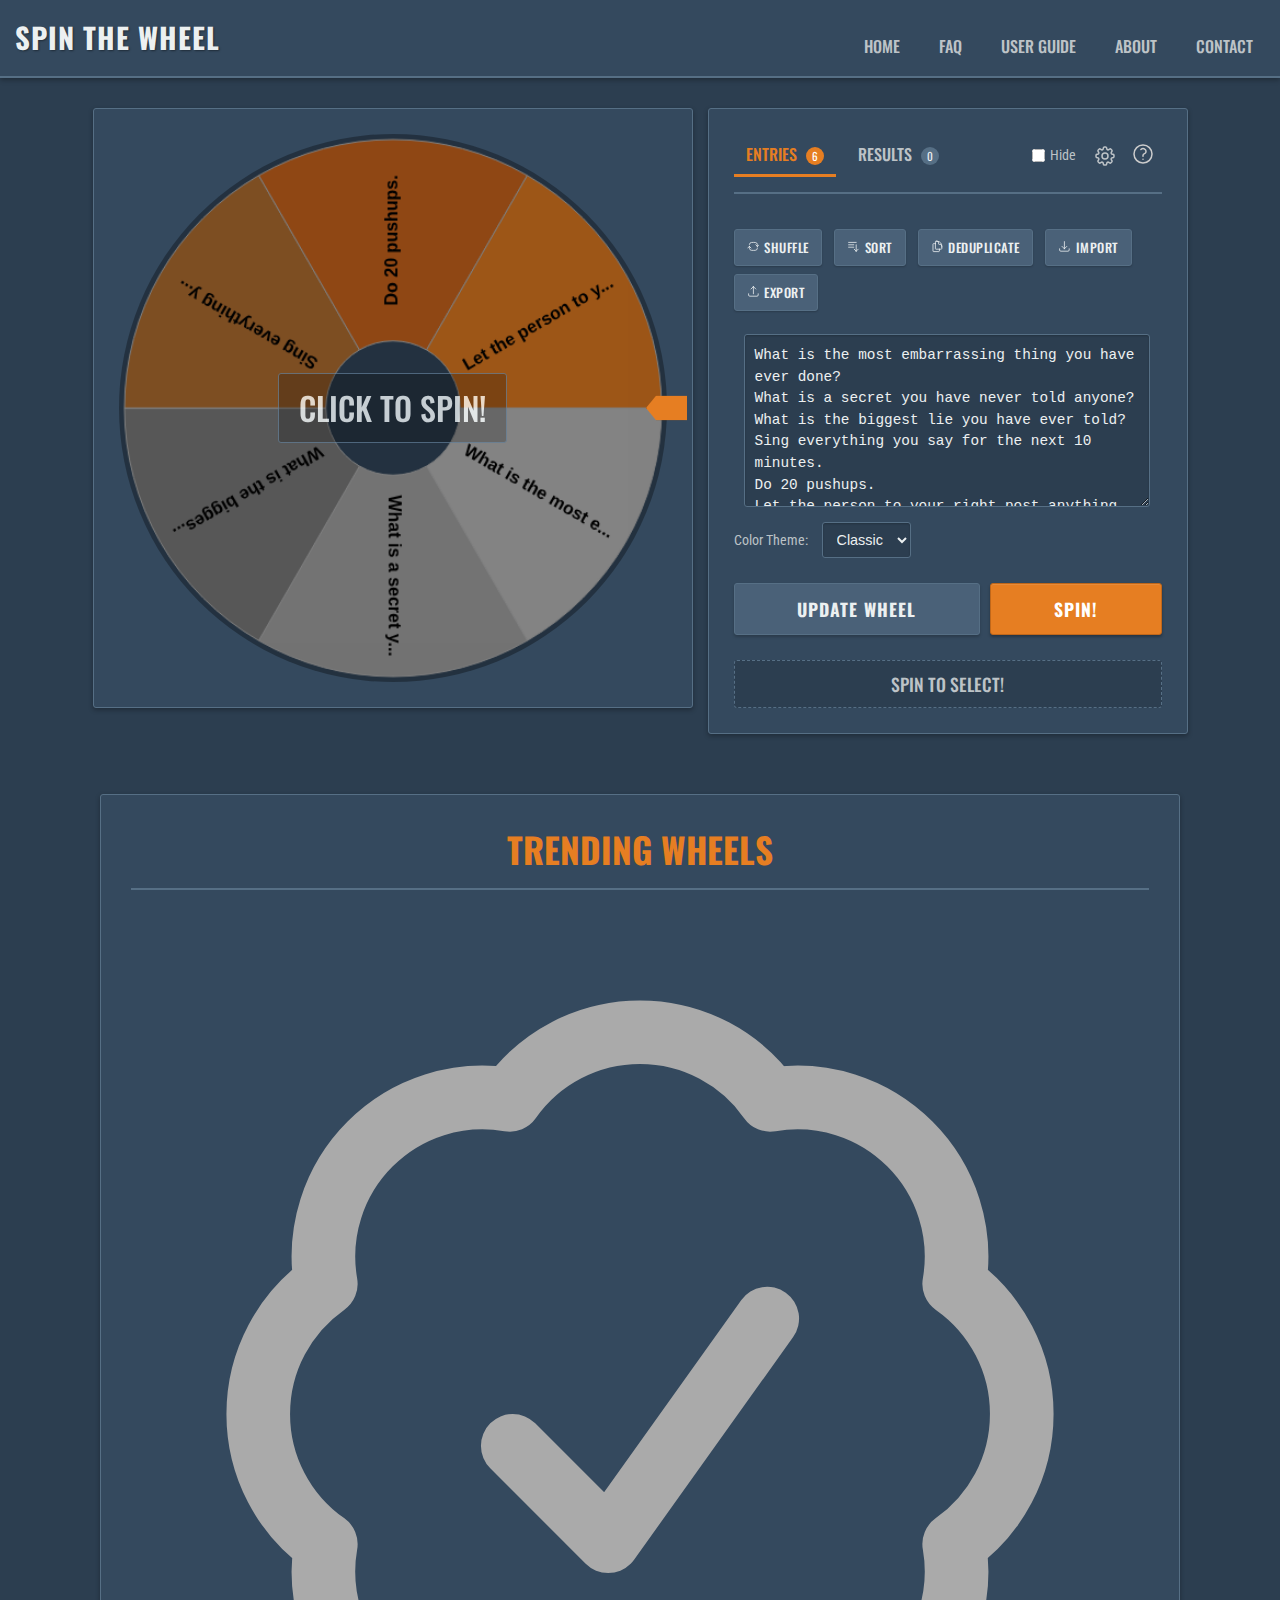
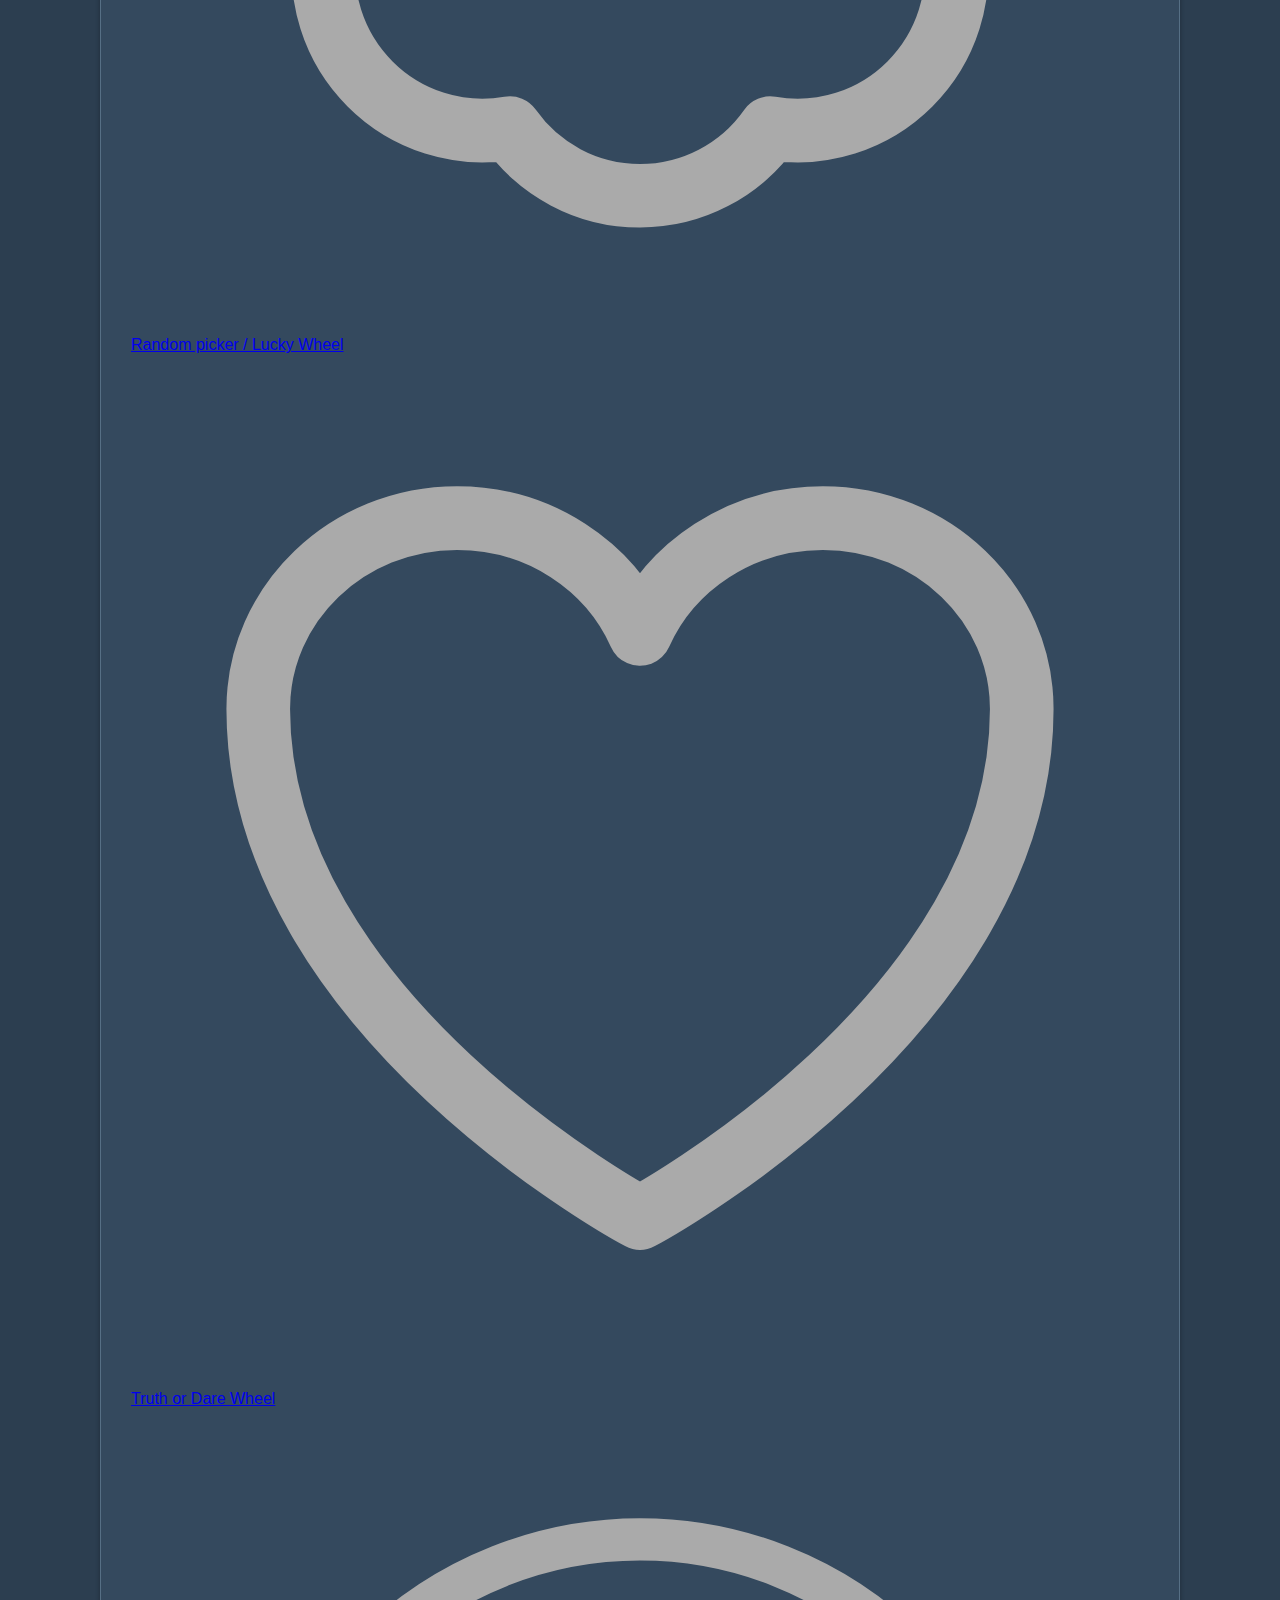
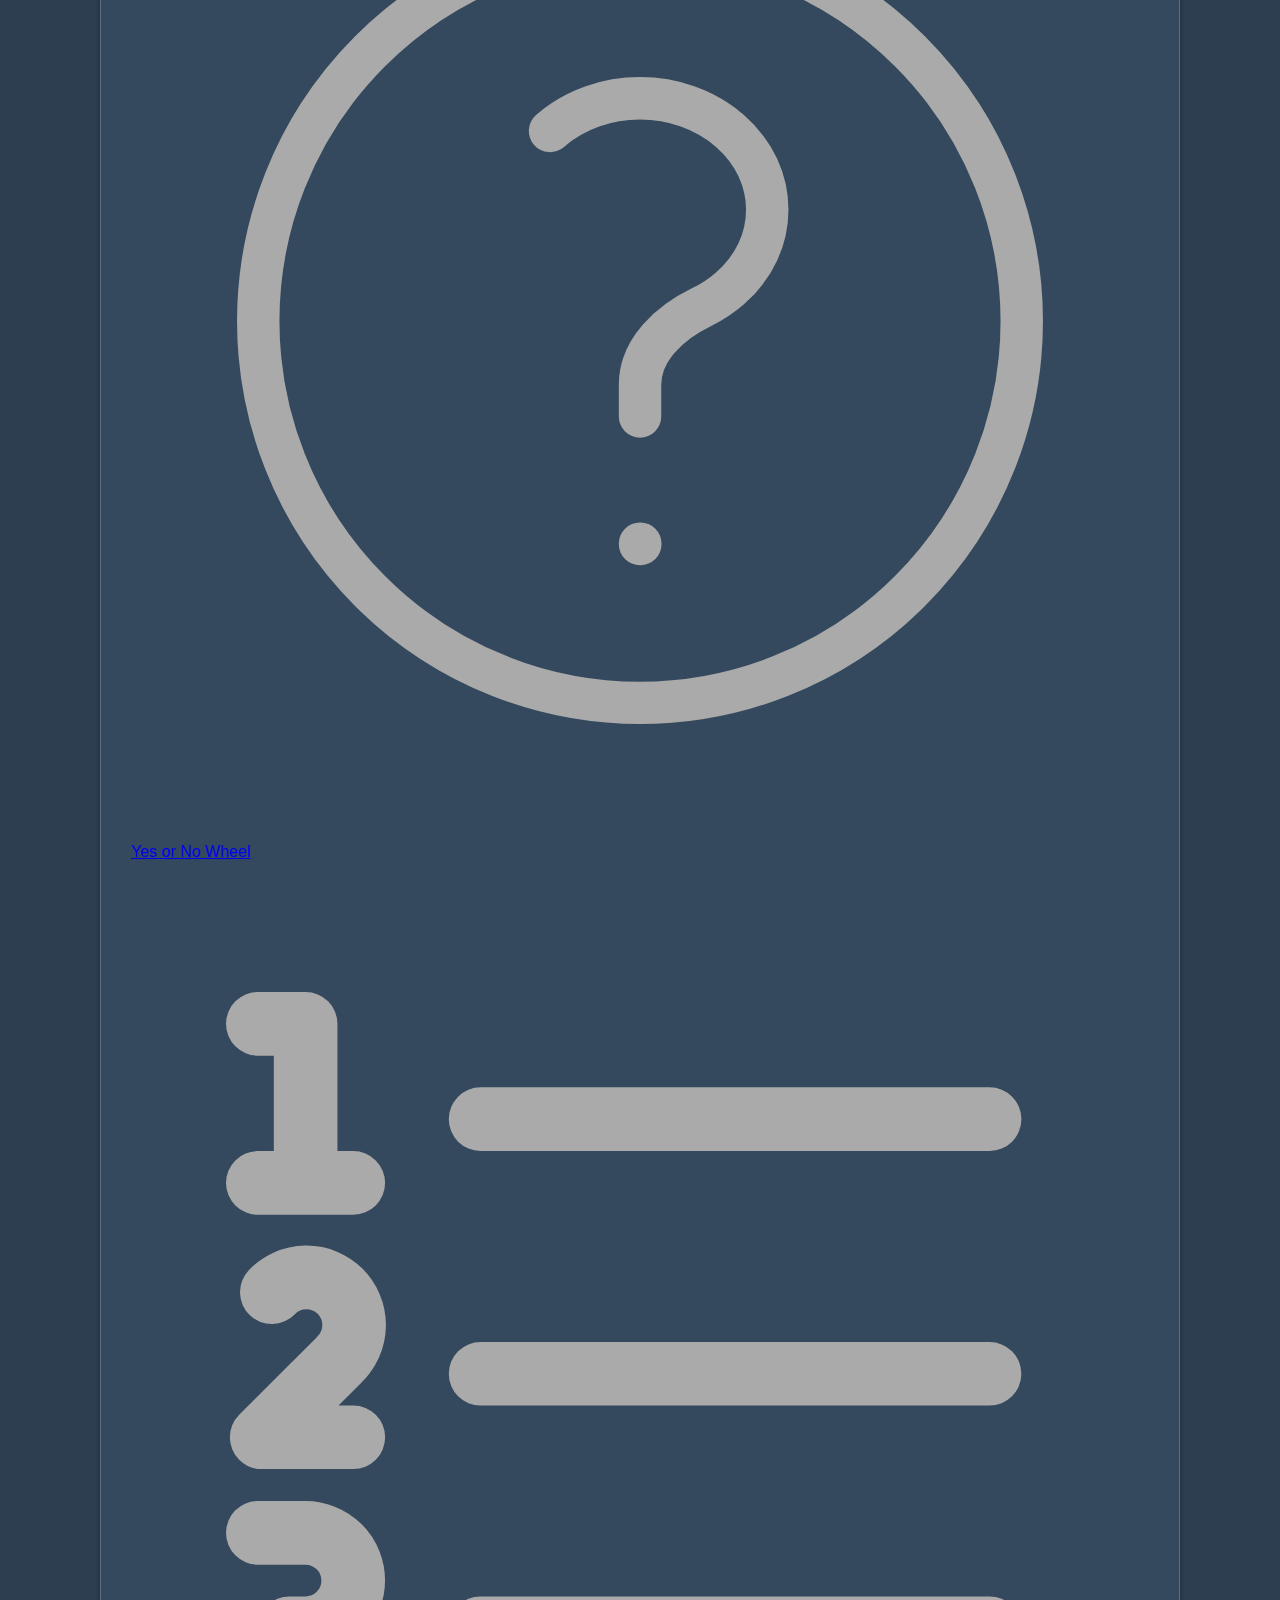
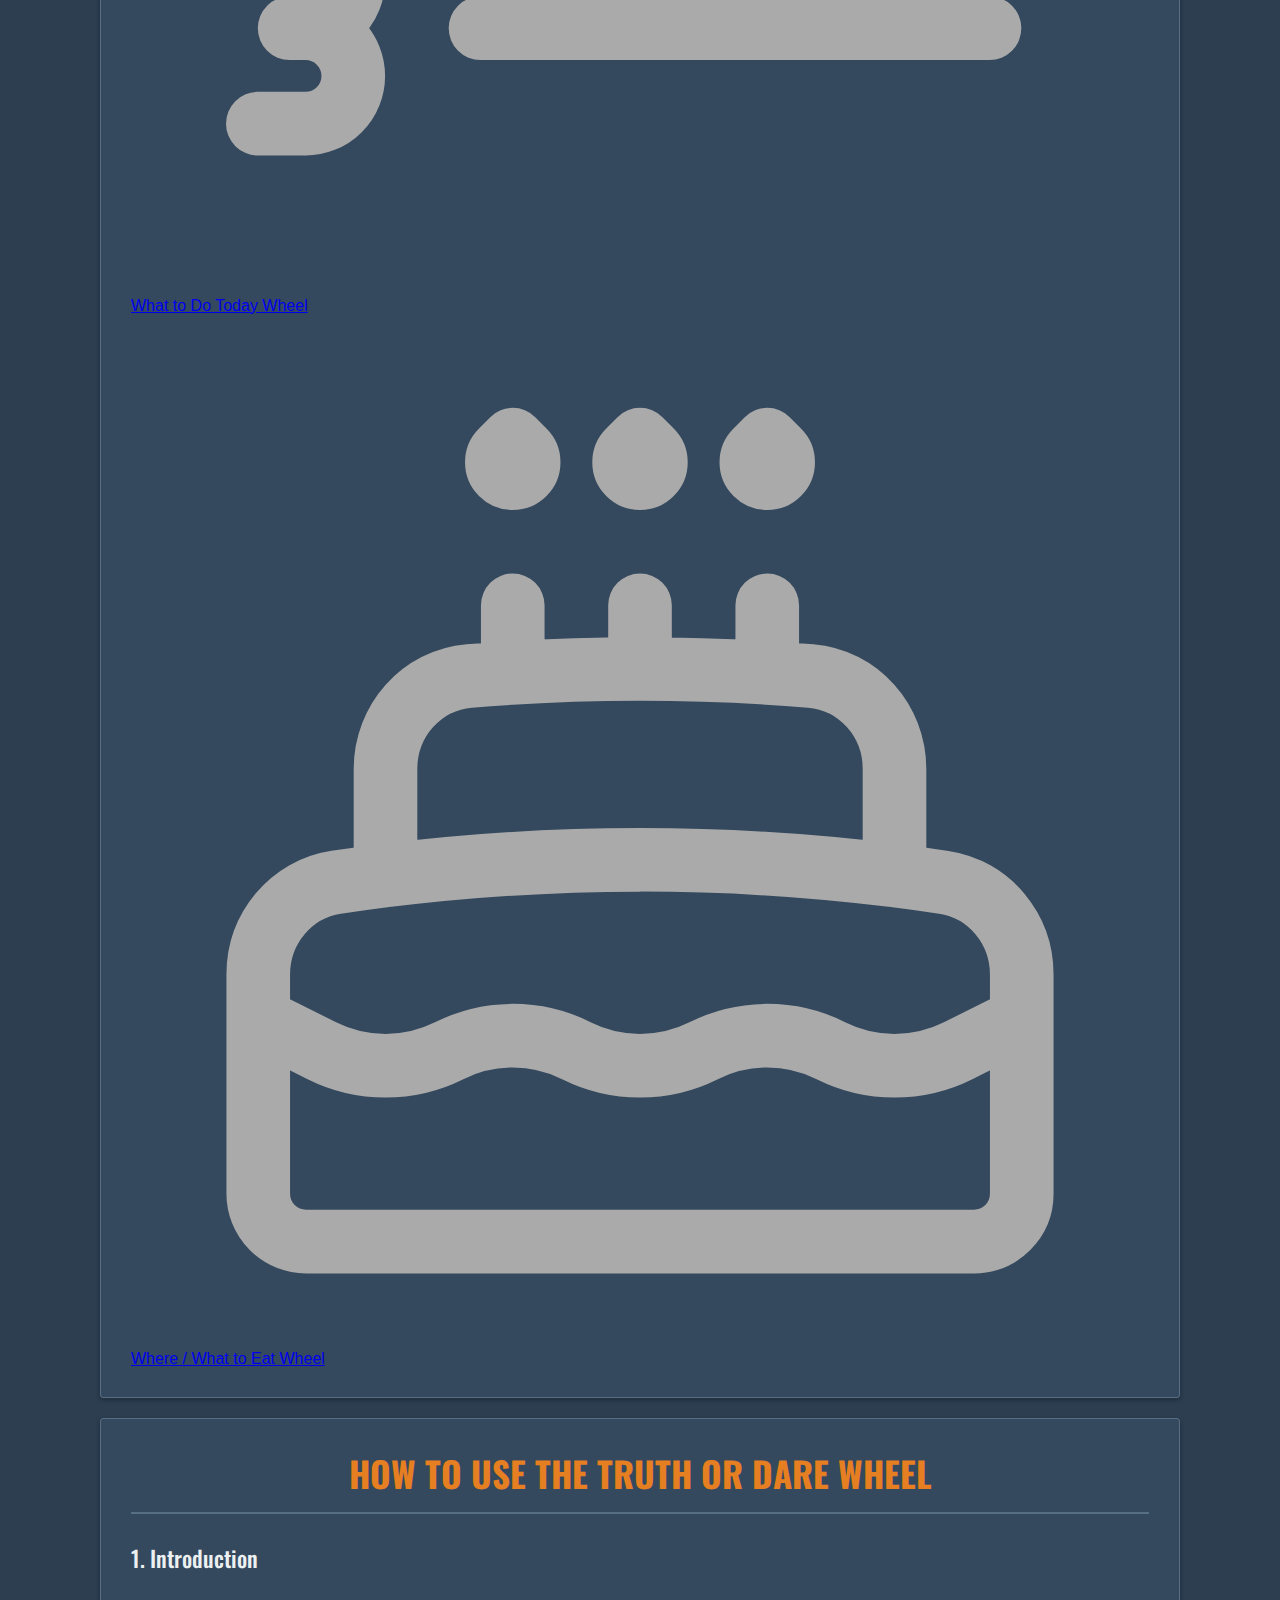
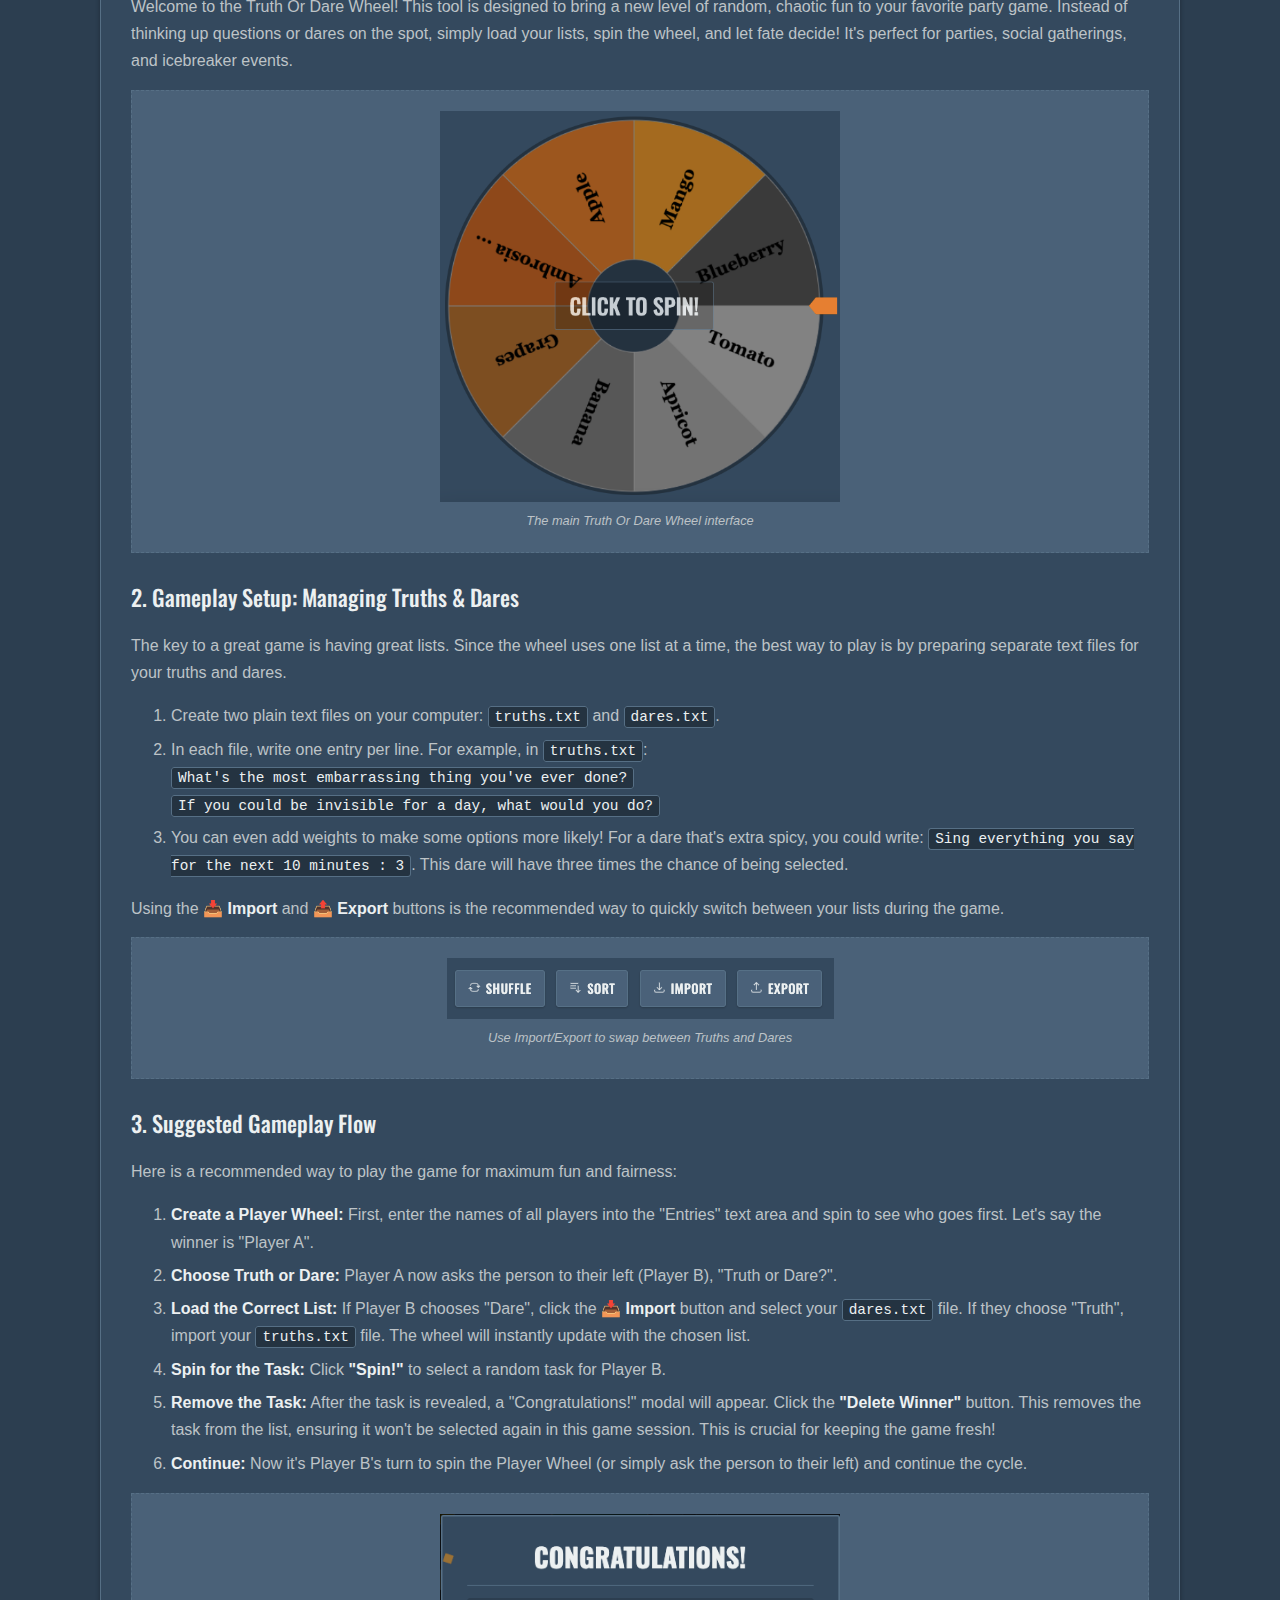
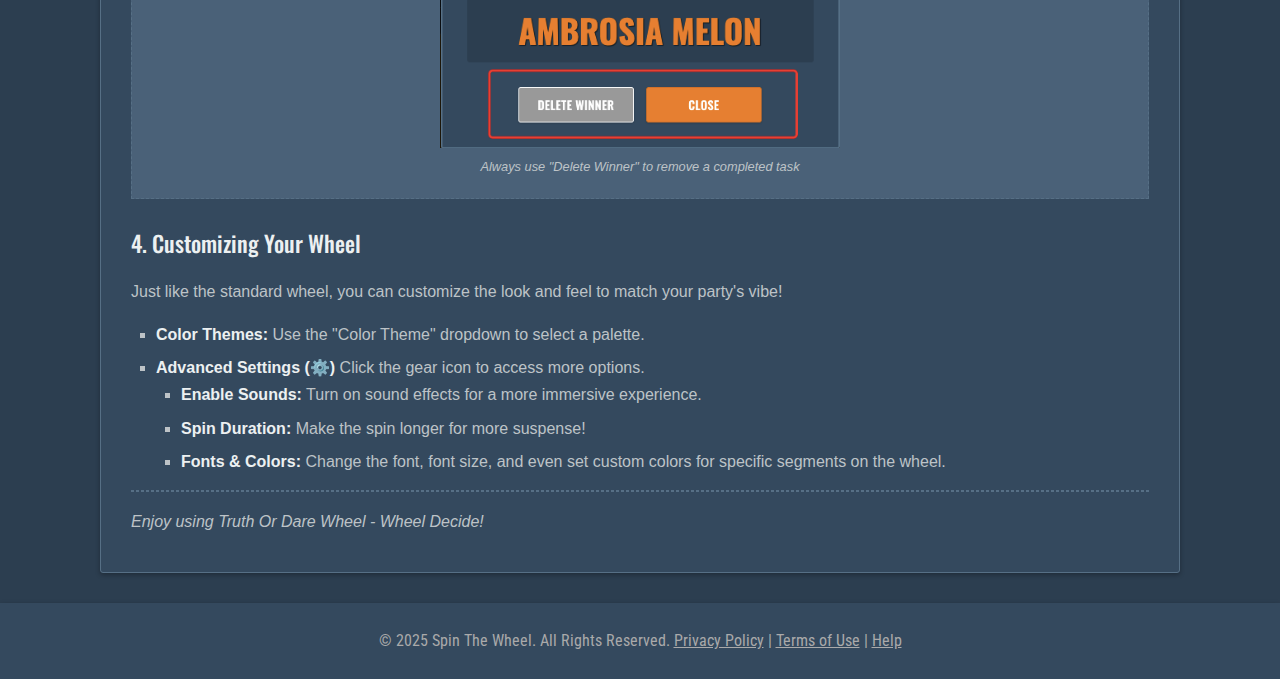
<file: truth-or-dare-wheel.html>
<!DOCTYPE html>
<html lang="en">
<head>
    <meta charset="UTF-8">
    <meta name="viewport" content="width=device-width, initial-scale=1.0">
    <title>Truth or Dare Wheel - Wheel Decide</title>
    <meta name="description" content="Welcome to the Truth Or Dare Wheel! This tool is designed to bring a new level of random, chaotic fun to your favorite party game.">

    <meta property="og:title" content="Truth Or Dare Wheel - Wheel Decide">
    <meta property="og:description" content="Welcome to the Truth Or Dare Wheel! This tool is designed to bring a new level of random, chaotic fun to your favorite party game.">
    <meta property="og:type" content="website">
    <meta property="og:url" content="https://spinwheelonline.org/truth-or-dare-wheel.html"> 
    <meta property="og:image" content="./static/img/namepickerwheel-1.png">
    <meta property="og:image:alt" content="Truth Or Dare Wheel - Wheel Decide">
    <meta property="og:site_name" content="Spin The Wheel">

    <!-- Twitter Card Meta Tags -->
    <meta name="twitter:card" content="summary_large_image">
    <meta name="twitter:title" content="Truth Or Dare Wheel - Wheel Decide">
    <meta name="twitter:description" content="Welcome to the Truth Or Dare Wheel! This tool is designed to bring a new level of random, chaotic fun to your favorite party game.">
    <meta name="twitter:image" content="./static/img/namepickerwheel-1.png">

    <link rel="canonical" href="https://spinwheelonline.org/truth-or-dare-wheel.html">
    <link rel="preconnect" href="https://fonts.googleapis.com">
    <link rel="preconnect" href="https://fonts.gstatic.com" crossorigin>
    <link href="https://fonts.googleapis.com/css2?family=Oswald:wght@400;500;700&family=Roboto+Condensed:wght@400;700&display=swap" rel="stylesheet">
    <link rel="stylesheet" href="./static/css/index.css">

    <link rel="apple-touch-icon" href="./apple-touch-icon.png">
    <link rel="icon" type="image/png" sizes="32x32" href="./favicon-32x32.png">
    <link rel="icon" type="image/png" sizes="16x16" href="./favicon-16x16.png">
    <link rel="manifest" href="./site.webmanifest">
</head>
<body>
    <nav class="navbar-industrial">
        <div class="navbar-brand">
            <h1><a href="/"> Spin The Wheel</a></h1>
        </div>
        <button class="navbar-toggler" aria-label="Toggle navigation" aria-expanded="false" aria-controls="navbarIndustrialNav">
            <span class="toggler-icon"></span>
            <span class="toggler-icon"></span>
            <span class="toggler-icon"></span>
        </button>
        <div class="navbar-collapse" id="navbarIndustrialNav">
            <ul class="navbar-nav">
                <li class="nav-item"><a href="/" class="nav-link">Home</a></li>
                <li class="nav-item"><a href="#faq-section" class="nav-link">FAQ</a></li>
                <li class="nav-item"><a href="./user-guide.html" class="nav-link js-scroll-trigger">User Guide</a></li>
                 <li class="nav-item"><a href="./about-us.html" class="nav-link">about</a></li>
                <li class="nav-item"><a href="./contact-us.html" class="nav-link">contact</a></li>
            </ul>
        </div>
    </nav>
    <div class="main-content-wrapper" id="mainContentWrapper">
        <div class="wheel-section">
            <div class="container">
                <div class="wheel-container" id="wheelAreaContainer">
                    <canvas id="wheelCanvas"></canvas>
                    <div class="wheel-overlay"><span>Click to Spin!</span></div>
                    <div class="pointer"></div>
                </div>
            </div>
        </div>
        <div class="controls-section" id="controlsSection">
            <div class="container">
                <div class="controls-header">
                    <div class="tabs">
                        <button class="tab-button active" data-tab="entries">Entries <span class="tab-count" id="entriesCountEl">0</span></button>
                        <button class="tab-button" data-tab="results">Results <span class="tab-count" id="resultsCountEl">0</span></button>
                    </div>
                    <div class="header-actions">
                        <div class="hide-controls-checkbox">
                            <input type="checkbox" id="hideControlsCheckbox">
                            <label for="hideControlsCheckbox" id="hideControlsLabel">Hide</label>
                        </div>
                        <button id="advancedSettingsButton" class="icon-button" title="Advanced Settings">
                            <svg xmlns="http://www.w3.org/2000/svg" fill="none" viewBox="0 0 24 24" stroke-width="1.5">
                              <path stroke-linecap="round" stroke-linejoin="round" d="M10.343 3.94c.09-.542.56-.94 1.11-.94h1.093c.55 0 1.02.398 1.11.94l.149.894c.07.424.384.764.78.93.398.164.855.142 1.205-.108l.737-.527a1.125 1.125 0 0 1 1.45.12l.773.774c.39.389.44 1.002.12 1.45l-.527.737c-.25.35-.272.806-.107 1.204.165.397.505.71.93.78l.893.15c.543.09.94.559.94 1.109v1.094c0 .55-.397 1.02-.94 1.11l-.894.149c-.424.07-.764.383-.929.78-.165.398-.143.854.107 1.204l.527.738c.32.447.269 1.06-.12 1.45l-.774.773a1.125 1.125 0 0 1-1.449.12l-.738-.527c-.35-.25-.806-.272-1.203-.107-.398.165-.71.505-.781.929l-.149.894c-.09.542-.56.94-1.11.94h-1.094c-.55 0-1.019-.398-1.11-.94l-.148-.894c-.071-.424-.384-.764-.781-.93-.398-.164-.854-.142-1.204.108l-.738.527c-.447.32-1.06.269-1.45-.12l-.773-.774a1.125 1.125 0 0 1-.12-1.45l.527-.737c.25-.35.272-.806.108-1.204-.165-.397-.506-.71-.93-.78l-.894-.15c-.542-.09-.94-.56-.94-1.109v-1.094c0-.55.398-1.02.94-1.11l.894-.149c.424-.07.765-.383.93-.78.165-.398.143-.854-.108-1.204l-.526-.738a1.125 1.125 0 0 1 .12-1.45l.773-.773a1.125 1.125 0 0 1 1.45-.12l.737.527c.35.25.807.272 1.204.107.397-.165.71-.505.78-.929l.15-.894Z" />
                              <path stroke-linecap="round" stroke-linejoin="round" d="M15 12a3 3 0 1 1-6 0 3 3 0 0 1 6 0Z" />
                            </svg>
                        </button>
                        <button class="icon-button" title="User Guide"><a href="./user-guide.html" style="color:#ccc" title="User Guide">
                        <svg xmlns="http://www.w3.org/2000/svg" fill="none" viewBox="0 0 24 24" stroke-width="1.5" stroke="currentColor">
                          <path stroke-linecap="round" stroke-linejoin="round" d="M9.879 7.519c1.171-1.025 3.071-1.025 4.242 0 1.172 1.025 1.172 2.687 0 3.712-.203.179-.43.326-.67.442-.745.361-1.45.999-1.45 1.827v.75M21 12a9 9 0 1 1-18 0 9 9 0 0 1 18 0Zm-9 5.25h.008v.008H12v-.008Z" />
                        </svg></a>
                        </button>
                    </div>
                </div>

                <div id="advancedSettingsPanel" class="advanced-settings-panel collapsed">
                    <h2>Advanced Settings</h2>
                    <div class="settings-content">
                        <div class="setting-item">
                            <label for="soundToggleCheckbox">Enable Sounds : </label>
                            <input type="checkbox" id="soundToggleCheckbox">
                        </div>
                        <div class="setting-item">
                            <label for="spinDurationInput">Base Spin Duration (seconds) : </label>
                            <input type="number" id="spinDurationInput" min="1" max="10" step="0.5">
                        </div>
                        <div class="setting-item">
                            <label for="fontFamilySelect">Font Family : </label>
                            <select id="fontFamilySelect"></select>
                        </div>
                        <div class="setting-item">
                            <label for="fontSizeInput">Font Size (px) : </label>
                            <input type="number" id="fontSizeInput" min="8" max="24" step="1">
                        </div>
                        <hr>
                        <div class="custom-colors-section">
                            <p>Custom Segment Colors (Overrides Theme):</p>
                            <div id="customColorPickersContainer" class="custom-color-pickers">
                            </div>
                            <button id="resetCustomColorsButton" class="action-buttons" style="margin-top: 15px; font-size: 0.8rem; padding: 4px 8px;">Reset Custom Colors</button>
                        </div>
                    </div>
                </div>

                <div class="action-buttons">
                    <button id="shuffleButton">
                        <span class="icon">
                            <svg xmlns="http://www.w3.org/2000/svg" fill="none" viewBox="0 0 24 24" stroke-width="1.5">
                               <path stroke-linecap="round" stroke-linejoin="round" d="M19.5 12c0-1.232-.046-2.453-.138-3.662a4.006 4.006 0 0 0-3.7-3.7 48.678 48.678 0 0 0-7.324 0 4.006 4.006 0 0 0-3.7 3.7c-.017.22-.032.441-.046.662M19.5 12l3-3m-3 3-3-3m-12 3c0 1.232.046 2.453.138 3.662a4.006 4.006 0 0 0 3.7 3.7 48.656 48.656 0 0 0 7.324 0 4.006 4.006 0 0 0 3.7-3.7c.017-.22.032-.441.046-.662M4.5 12l3 3m-3-3-3 3" />
                            </svg>
                        </span> Shuffle
                    </button>
                    <button id="sortButton">
                        <span class="icon">
                            <svg xmlns="http://www.w3.org/2000/svg" fill="none" viewBox="0 0 24 24" stroke-width="1.5">
                              <path stroke-linecap="round" stroke-linejoin="round" d="M3 4.5h14.25M3 9h9.75M3 13.5h9.75m4.5-4.5v12m0 0-3.75-3.75M17.25 21 21 17.25" />
                            </svg>
                        </span> Sort
                    </button>
                    <button id="deduplicateButton">
                        <span class="icon">
                        <svg xmlns="http://www.w3.org/2000/svg" fill="none" viewBox="0 0 24 24" stroke-width="1.5" stroke="currentColor">
                          <path stroke-linecap="round" stroke-linejoin="round" d="M15.75 17.25v3.375c0 .621-.504 1.125-1.125 1.125h-9.75a1.125 1.125 0 0 1-1.125-1.125V7.875c0-.621.504-1.125 1.125-1.125H6.75a9.06 9.06 0 0 1 1.5.124m7.5 10.376h3.375c.621 0 1.125-.504 1.125-1.125V11.25c0-4.46-3.243-8.161-7.5-8.876a9.06 9.06 0 0 0-1.5-.124H9.375c-.621 0-1.125.504-1.125 1.125v3.5m7.5 10.375H9.375a1.125 1.125 0 0 1-1.125-1.125v-9.25m12 6.625v-1.875a3.375 3.375 0 0 0-3.375-3.375h-1.5a1.125 1.125 0 0 1-1.125-1.125v-1.5a3.375 3.375 0 0 0-3.375-3.375H9.75" />
                        </svg>
                        </span> Deduplicate
                    </button>
                    <button id="importButton">
                        <span class="icon">
                            <svg xmlns="http://www.w3.org/2000/svg" fill="none" viewBox="0 0 24 24" stroke-width="1.5">
                              <path stroke-linecap="round" stroke-linejoin="round" d="M3 16.5v2.25A2.25 2.25 0 005.25 21h13.5A2.25 2.25 0 0021 18.75V16.5M16.5 12L12 16.5m0 0L7.5 12m4.5 4.5V3" />
                            </svg>
                        </span> Import
                    </button>
                    <button id="exportButton">
                        <span class="icon">
                            <svg xmlns="http://www.w3.org/2000/svg" fill="none" viewBox="0 0 24 24" stroke-width="1.5">
                              <path stroke-linecap="round" stroke-linejoin="round" d="M3 16.5v2.25A2.25 2.25 0 005.25 21h13.5A2.25 2.25 0 0021 18.75V16.5m-13.5-9L12 3m0 0l4.5 4.5M12 3v13.5" />
                            </svg>
                        </span> Export
                    </button>
                    <input type="file" id="fileInput" accept=".txt" style="display: none;">
                </div>
                <textarea id="itemsInput" rows="7" placeholder="Enter one item per line... (e.g., Apple or Banana : 2 for weight)"></textarea>
                <div id="resultsListArea" placeholder="Results will appear here..."></div>
                 <div class="theme-selector-container">
                    <label for="colorThemeSelect">Color Theme:</label>
                    <select id="colorThemeSelect"></select>
                </div>
                <div class="main-controls">
                    <button id="updateButton">Update Wheel</button>
                    <button id="spinButton">Spin!</button>
                </div>
                <div class="result-display" id="resultDisplay">Spin to select!</div>
            </div>
        </div>
        <button id="showControlsButton">Show Controls</button>
    </div>
    <div id="celebrationContainer"></div>

    <div class="modal-overlay" id="winnerModalOverlay">
        <div class="modal" id="winnerModal">
            <div class="modal-content">
                <div class="modal-title-main">Congratulations!</div>
                <div class="winner-name" id="modalWinnerName">Winner Name</div>
                <div class="modal-actions">
                    <button class="modal-button-style delete" id="modalRemoveButton">Delete Winner</button>
                    <button class="modal-button-style close" id="modalCloseButton">Close</button>
                </div>
            </div>
        </div>
    </div>
        <div class="manual-section-wrapper" style="margin-bottom:0;">
 <div class="manual-section" id="trending-wheels" style="padding-bottom: 25px;">
     <h2 style="margin-top:0; text-align:center;">Trending Wheels</h2>
     <div class="trending-links-container">
         <a href="yes-or-no-wheel.html" class="trending-link">
            <svg xmlns="http://www.w3.org/2000/svg" fill="none" viewBox="0 0 24 24" stroke-width="1.5" stroke="currentColor" Color="#aaa">
              <path stroke-linecap="round" stroke-linejoin="round" d="M9 12.75 11.25 15 15 9.75M21 12c0 1.268-.63 2.39-1.593 3.068a3.745 3.745 0 0 1-1.043 3.296 3.745 3.745 0 0 1-3.296 1.043A3.745 3.745 0 0 1 12 21c-1.268 0-2.39-.63-3.068-1.593a3.746 3.746 0 0 1-3.296-1.043 3.745 3.745 0 0 1-1.043-3.296A3.745 3.745 0 0 1 3 12c0-1.268.63-2.39 1.593-3.068a3.745 3.745 0 0 1 1.043-3.296 3.746 3.746 0 0 1 3.296-1.043A3.746 3.746 0 0 1 12 3c1.268 0 2.39.63 3.068 1.593a3.746 3.746 0 0 1 3.296 1.043 3.746 3.746 0 0 1 1.043 3.296A3.745 3.745 0 0 1 21 12Z" />
            </svg>
             <span>Random picker / Lucky Wheel</span>
         </a>

         <a href="truth-or-dare-wheel.html" class="trending-link">
            <svg xmlns="http://www.w3.org/2000/svg" fill="none" viewBox="0 0 24 24" stroke-width="1.5" stroke="currentColor" Color="#aaa">
              <path stroke-linecap="round" stroke-linejoin="round" d="M21 8.25c0-2.485-2.099-4.5-4.688-4.5-1.935 0-3.597 1.126-4.312 2.733-.715-1.607-2.377-2.733-4.313-2.733C5.1 3.75 3 5.765 3 8.25c0 7.22 9 12 9 12s9-4.78 9-12Z" />
            </svg>
             <span>Truth or Dare Wheel</span>
         </a>

         <a href="yes-or-no-wheel.html" class="trending-link">
             <svg xmlns="http://www.w3.org/2000/svg" fill="none" viewBox="0 0 24 24" stroke="currentColor" Color="#aaa">
               <path stroke-linecap="round" stroke-linejoin="round" d="M9.879 7.519c1.171-1.025 3.071-1.025 4.242 0 1.172 1.025 1.172 2.687 0
      3.712-.203.179-.43.326-.67.442-.745.361-1.45.999-1.45 1.827v.75M21 12a9 9 0 11-18 0 9 9 0 0118 0zm-9 5.25h.008v.008H12v-.008z" />
             </svg>
             <span>Yes or No Wheel</span>
         </a>

         <a href="what-to-do-wheel.html" class="trending-link">
            <svg xmlns="http://www.w3.org/2000/svg" fill="none" viewBox="0 0 24 24" stroke-width="1.5" stroke="currentColor" Color="#aaa">
              <path stroke-linecap="round" stroke-linejoin="round" d="M8.242 5.992h12m-12 6.003H20.24m-12 5.999h12M4.117 7.495v-3.75H2.99m1.125 3.75H2.99m1.125 0H5.24m-1.92 2.577a1.125 1.125 0 1 1 1.591 1.59l-1.83 1.83h2.16M2.99 15.745h1.125a1.125 1.125 0 0 1 0 2.25H3.74m0-.002h.375a1.125 1.125 0 0 1 0 2.25H2.99" />
            </svg>
             <span>What to Do Today Wheel</span>
         </a>

         <a href="what-to-eat-wheel.html" class="trending-link">
            <svg xmlns="http://www.w3.org/2000/svg" fill="none" viewBox="0 0 24 24" stroke-width="1.5" stroke="currentColor" Color="#aaa">
              <path stroke-linecap="round" stroke-linejoin="round" d="M12 8.25v-1.5m0 1.5c-1.355 0-2.697.056-4.024.166C6.845 8.51 6 9.473 6 10.608v2.513m6-4.871c1.355 0 2.697.056 4.024.166C17.155 8.51 18 9.473 18 10.608v2.513M15 8.25v-1.5m-6 1.5v-1.5m12 9.75-1.5.75a3.354 3.354 0 0 1-3 0 3.354 3.354 0 0 0-3 0 3.354 3.354 0 0 1-3 0 3.354 3.354 0 0 0-3 0 3.354 3.354 0 0 1-3 0L3 16.5m15-3.379a48.474 48.474 0 0 0-6-.371c-2.032 0-4.034.126-6 .371m12 0c.39.049.777.102 1.163.16 1.07.16 1.837 1.094 1.837 2.175v5.169c0 .621-.504 1.125-1.125 1.125H4.125A1.125 1.125 0 0 1 3 20.625v-5.17c0-1.08.768-2.014 1.837-2.174A47.78 47.78 0 0 1 6 13.12M12.265 3.11a.375.375 0 1 1-.53 0L12 2.845l.265.265Zm-3 0a.375.375 0 1 1-.53 0L9 2.845l.265.265Zm6 0a.375.375 0 1 1-.53 0L15 2.845l.265.265Z" />
            </svg>
             <span>Where / What to Eat Wheel</span>
         </a>

     </div>
 </div></div>
        <div class="manual-section-wrapper" style="margin-bottom:0;">
        <div id="user-manual-main" class="manual-section">
     <h2>How to Use the Truth Or Dare Wheel</h2>

     <h3 id="introduction">1. Introduction</h3>
     <p>Welcome to the Truth Or Dare Wheel! This tool is designed to bring a new level of random, chaotic fun to your favorite party game. Instead of thinking up questions
      or dares on the spot, simply load your lists, spin the wheel, and let fate decide! It's perfect for parties, social gatherings, and icebreaker events.</p>
     <div class="placeholder-image">
         <img src="./static/img/namepickerwheel-1.png" alt="The main interface of the Truth Or Dare Wheel">
         <p>The main Truth Or Dare Wheel interface</p>
     </div>

    <h3 id="gameplay-setup">2. Gameplay Setup: Managing Truths & Dares</h3>
    <p>The key to a great game is having great lists. Since the wheel uses one list at a time, the best way to play is by preparing separate text files for your truths
      and dares.</p>
    <ol>
        <li>Create two plain text files on your computer: <code>truths.txt</code> and <code>dares.txt</code>.</li>
        <li>In each file, write one entry per line. For example, in <code>truths.txt</code>:
            <br>
            <code>What's the most embarrassing thing you've ever done?</code><br>
            <code>If you could be invisible for a day, what would you do?</code>
        </li>
        <li>You can even add weights to make some options more likely! For a dare that's extra spicy, you could write: <code>Sing everything you say for the next 10
      minutes : 3</code>. This dare will have three times the chance of being selected.</li>
    </ol>
    <p>Using the <strong>📥 Import</strong> and <strong>📤 Export</strong> buttons is the recommended way to quickly switch between your lists during the game.</p>
    <div class="placeholder-image">
        <img src="./static/img/shuffle-8.png" alt="Import and Export buttons are key for managing lists">
        <p>Use Import/Export to swap between Truths and Dares</p>
    </div>

    <h3 id="gameplay-flow">3. Suggested Gameplay Flow</h3>
    <p>Here is a recommended way to play the game for maximum fun and fairness:</p>
    <ol>
        <li><strong>Create a Player Wheel:</strong> First, enter the names of all players into the "Entries" text area and spin to see who goes first. Let's say the
      winner is "Player A".</li>
        <li><strong>Choose Truth or Dare:</strong> Player A now asks the person to their left (Player B), "Truth or Dare?".</li>
        <li><strong>Load the Correct List:</strong> If Player B chooses "Dare", click the <strong>📥 Import</strong> button and select your <code>dares.txt</code> file.
      If they choose "Truth", import your <code>truths.txt</code> file. The wheel will instantly update with the chosen list.</li>
        <li><strong>Spin for the Task:</strong> Click <strong>"Spin!"</strong> to select a random task for Player B.</li>
        <li><strong>Remove the Task:</strong> After the task is revealed, a "Congratulations!" modal will appear. Click the <strong>"Delete Winner"</strong> button. This
      removes the task from the list, ensuring it won't be selected again in this game session. This is crucial for keeping the game fresh!</li>
        <li><strong>Continue:</strong> Now it's Player B's turn to spin the Player Wheel (or simply ask the person to their left) and continue the cycle.</li>
    </ol>
    <div class="placeholder-image">
        <img src="./static/img/winner-modal-13.png" alt="The Winner Modal with the important 'Delete Winner' button">
        <p>Always use "Delete Winner" to remove a completed task</p>
    </div>
    <h3 id="customization">4. Customizing Your Wheel</h3>
    <p>Just like the standard wheel, you can customize the look and feel to match your party's vibe!</p>
    <ul>
        <li><strong>Color Themes:</strong> Use the "Color Theme" dropdown to select a palette.</li>
        <li><strong>Advanced Settings (⚙️)</strong> Click the gear icon to access more options.
            <ul>
                <li><strong>Enable Sounds:</strong> Turn on sound effects for a more immersive experience.</li>
                <li><strong>Spin Duration:</strong> Make the spin longer for more suspense!</li>
                <li><strong>Fonts & Colors:</strong> Change the font, font size, and even set custom colors for specific segments on the wheel.</li>
            </ul>
        </li>
    </ul>
    <hr>
            <p><em>Enjoy using Truth Or Dare Wheel - Wheel Decide!</em></p>
        </div></div>
<!-- START: ADDED USE CASES SECTION -->
<div class="use-cases-section-wrapper container" id="new-section" style="display:none;">
    <div class="w1080">
    <h2>Spin The Wheel to make random choices</h2>
    <div class="use-cases-grid">

        <div class="use-case-card">
            <div class="use-case-icon">🍽️</div>
            <h3>What to Eat</h3>
            <p>Can't decide? Let Spin the wheel help you choose your next meal and end daily dilemmas!</p>
        </div>

        <div class="use-case-card">
            <div class="use-case-icon">🎲</div>
            <h3>Truth or Dare</h3>
            <p>Truth or Dare, or picking the next party game – let Spin the wheel add random fun to your gatherings.</p>
        </div>

        <div class="use-case-card">
            <div class="use-case-icon">🧑‍🏫</div>
            <h3>Random Name Picker</h3>
            <p>Randomly select students for questions or activities, ensuring fairness and boosting engagement.</p>
        </div>

        <div class="use-case-card">
            <div class="use-case-icon">✈️</div>
            <h3>Wheel Spinner for Travel Destinations</h3>
            <p>Have a few dream destinations? Use Spin the wheel to make that exciting, random choice!</p>
        </div>

        <div class="use-case-card">
            <div class="use-case-icon">🎁</div>
            <h3>Reward Wheel</h3>
            <p>Give yourself a small, random reward after completing a task to boost motivation and surprise.</p>
        </div>

        <div class="use-case-card">
            <div class="use-case-icon">🧹</div>
            <h3>Wheel Of Chores</h3>
            <p>Make assigning chores less tedious! Spin the wheel for a fun and fair way to decide who does what.</p>
        </div>
        
        </div>
    </div>
</div>


<div id="faq-section" class="manual-section container" style="display:none;margin-top:20px;">
    <h2 id="faq-section">Frequently Asked Questions (FAQ)</h2>
    <ul>
        <li><strong>Q: How do I manage both Truths and Dares with only one input box?</strong><br>
            A: The best method is to use the <strong>📥 Import</strong> and <strong>📤 Export</strong> buttons. Keep your truths and dares in separate <code>.txt</code>
      files on your computer. When a player chooses "Truth," you import the truth list. When they choose "Dare," you import the dare list.
        </li>
        <li><strong>Q: How do we prevent the same dare from being chosen twice?</strong><br>
            A: After a dare (or truth) is selected, a pop-up window appears. Simply click the <strong>"Delete Winner"</strong> button. This removes the item from the
      current list for the rest of the game.
        </li>
        <li><strong>Q: Can I make some dares more likely to be picked? (Weighted Entries)</strong><br>
            A: Yes! When writing your list, use the format: <code>Task Name : Weight</code>. For example, <code>Do 10 pushups : 2</code> will have double the chance of
      being selected compared to an item with no weight specified.
        </li>
        <li><strong>Q: Will our custom list of dares be saved if we close the browser?</strong><br>
            A: Yes. The last list you had in the "Entries" text area is automatically saved in your browser's local storage. When you reopen the page, it will be
      reloaded. To save a specific list permanently, use the <strong>📤 Export</strong> button to save it as a <code>.txt</code> file.
        </li>
        <li><strong>Q: Can I change the colors of the wheel?</strong><br>
            A: Absolutely. You can either choose a pre-made "Color Theme" from the dropdown menu or open the <strong>Advanced Settings (⚙️</strong> to set custom colors
      for the first 10 segments of your wheel.
        </li>
    </ul>
</div>
<footer>
    <p>© 2025 Spin The Wheel. All Rights Reserved. <a href="./privacy-policy.html">Privacy Policy</a> | <a href="./terms-of-use.html">Terms of Use</a> | <a href="./user-guide.html">Help</a></p>
</footer>

<script src="./static/js/truth-or-dare-wheel.js"></script>
</body>
</html>
</file>
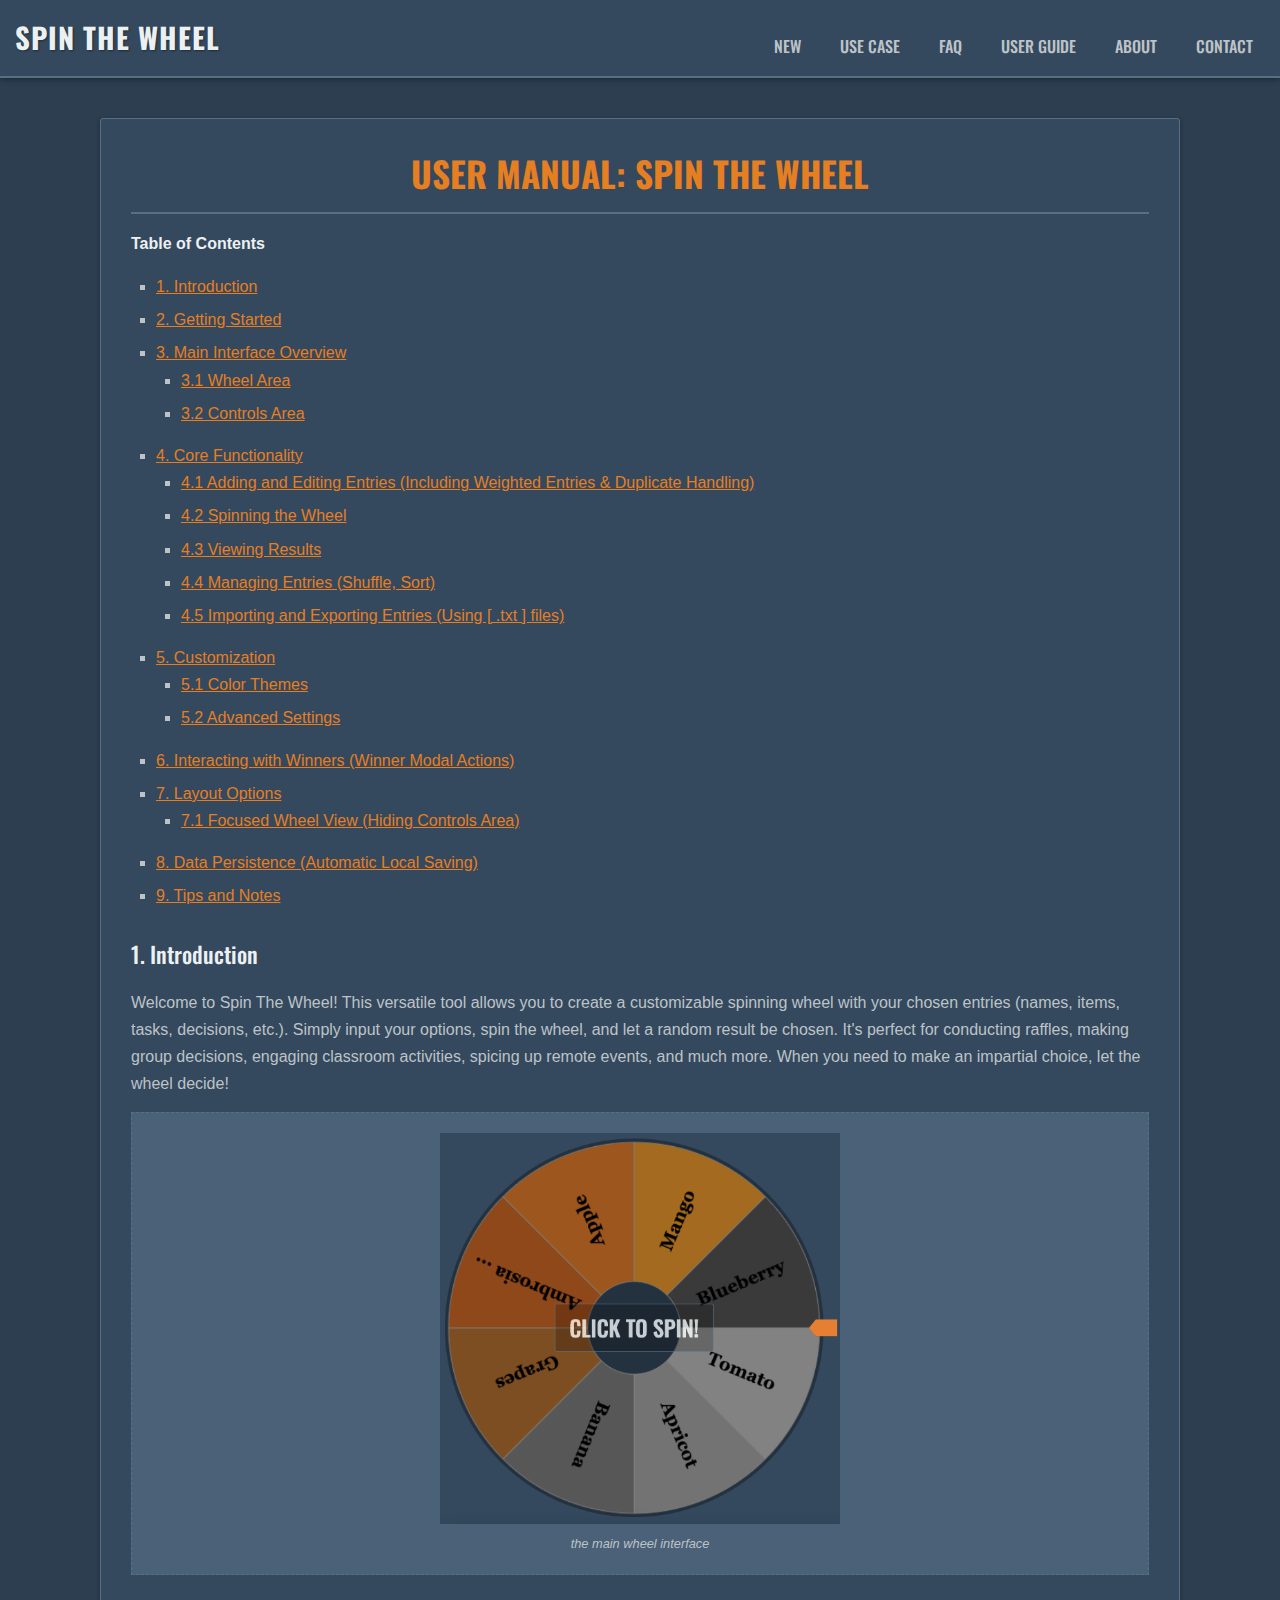
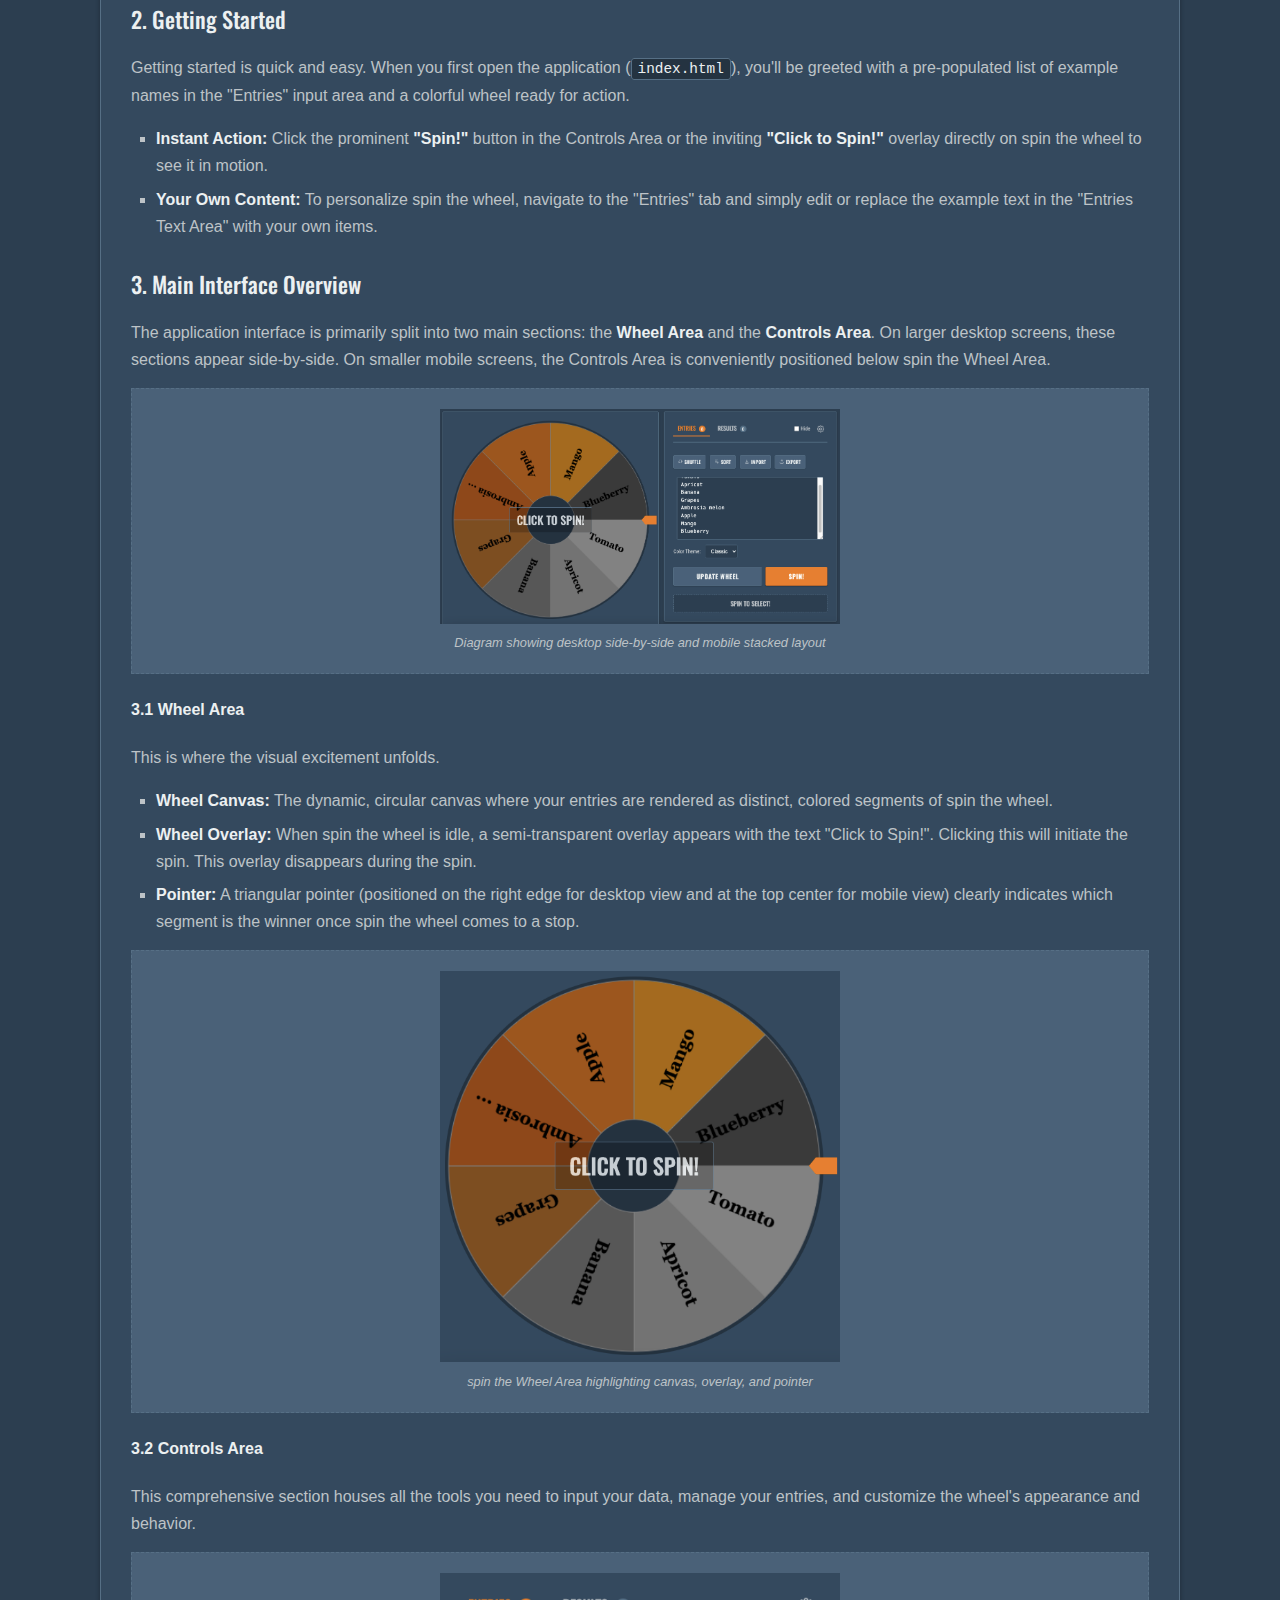
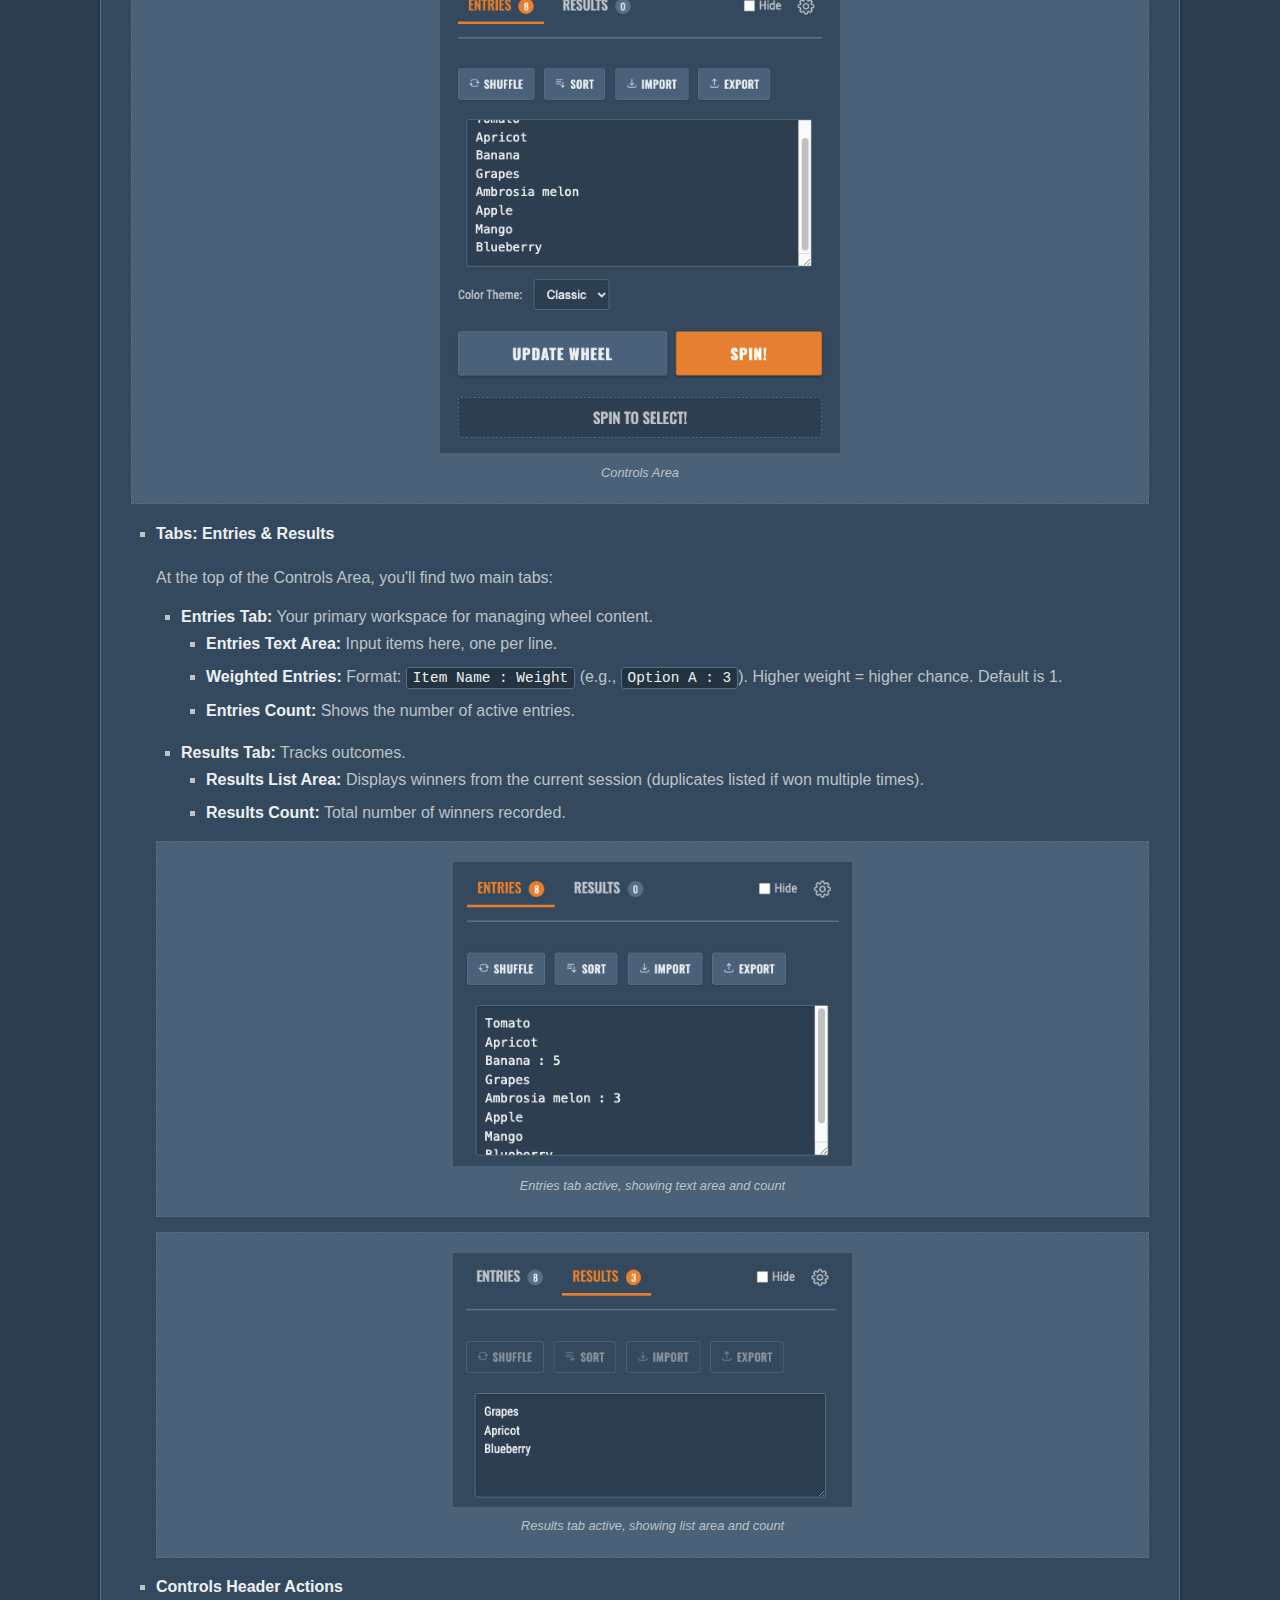
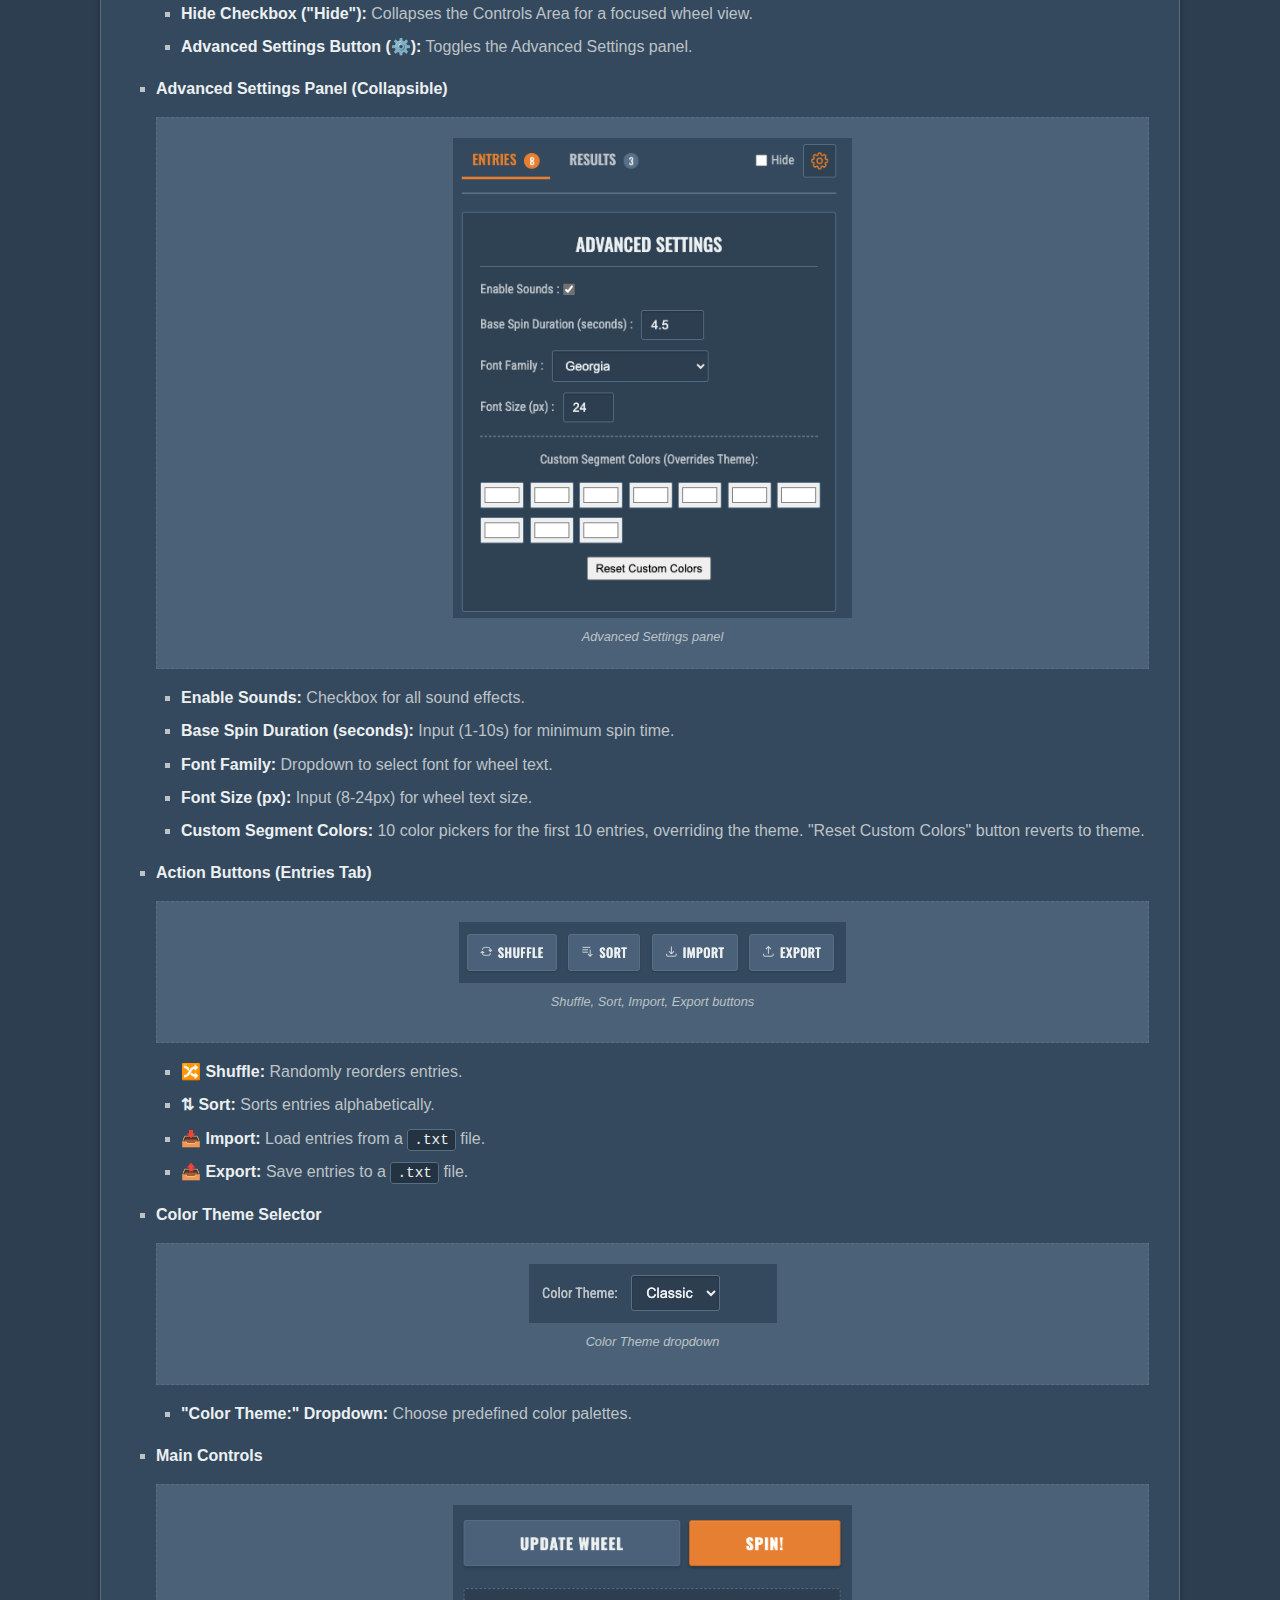
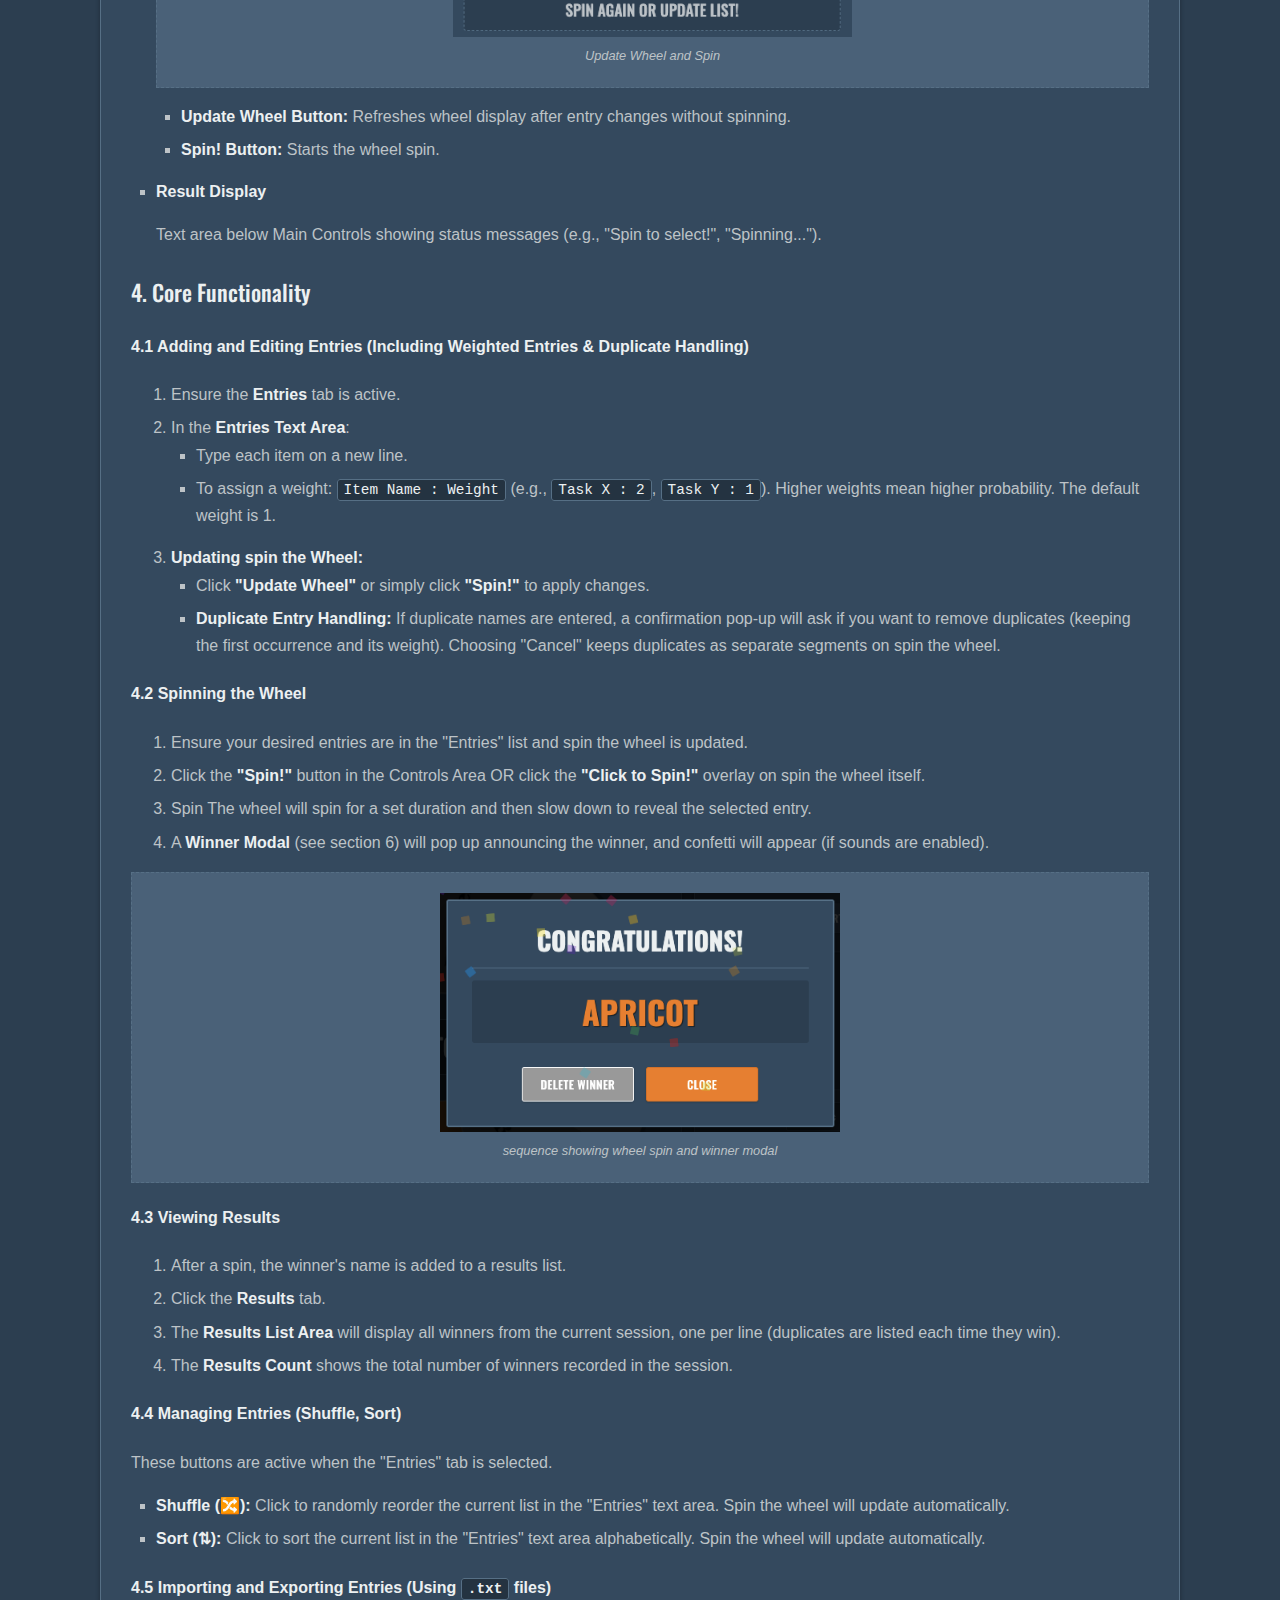
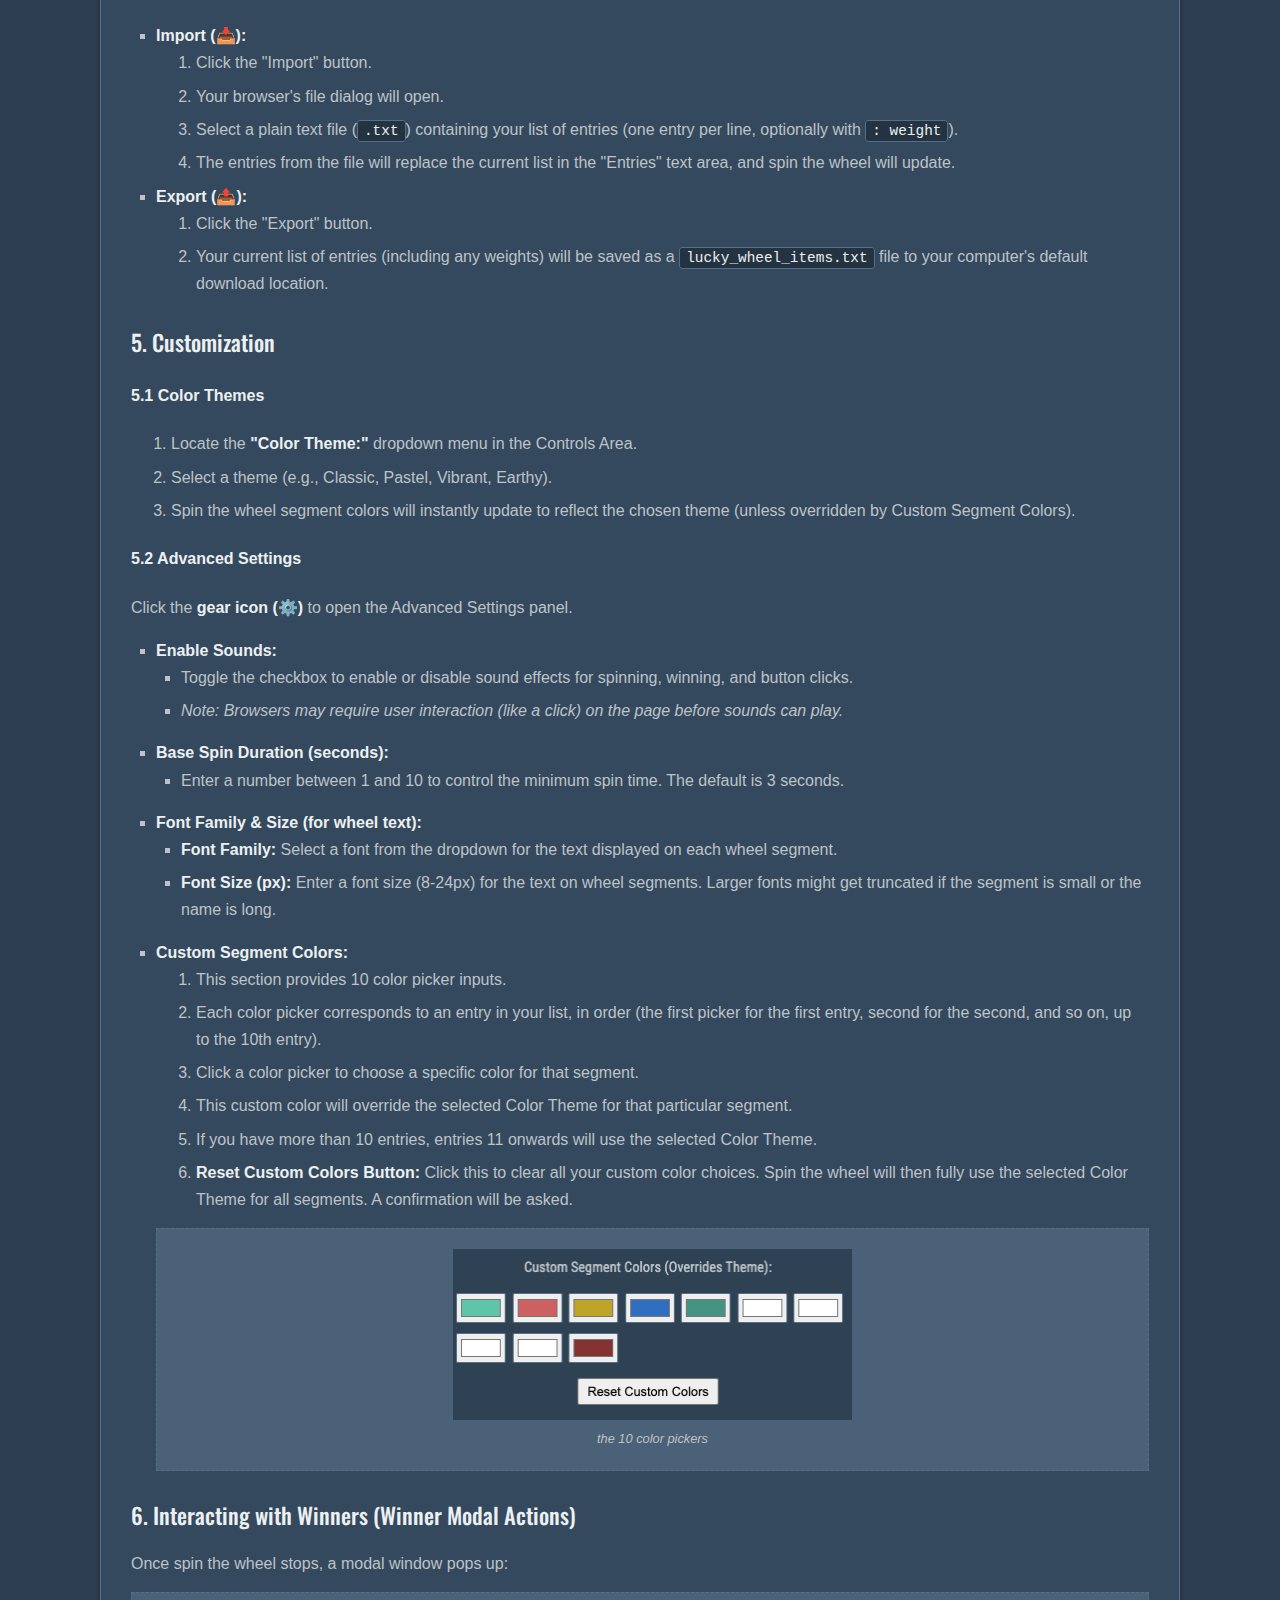
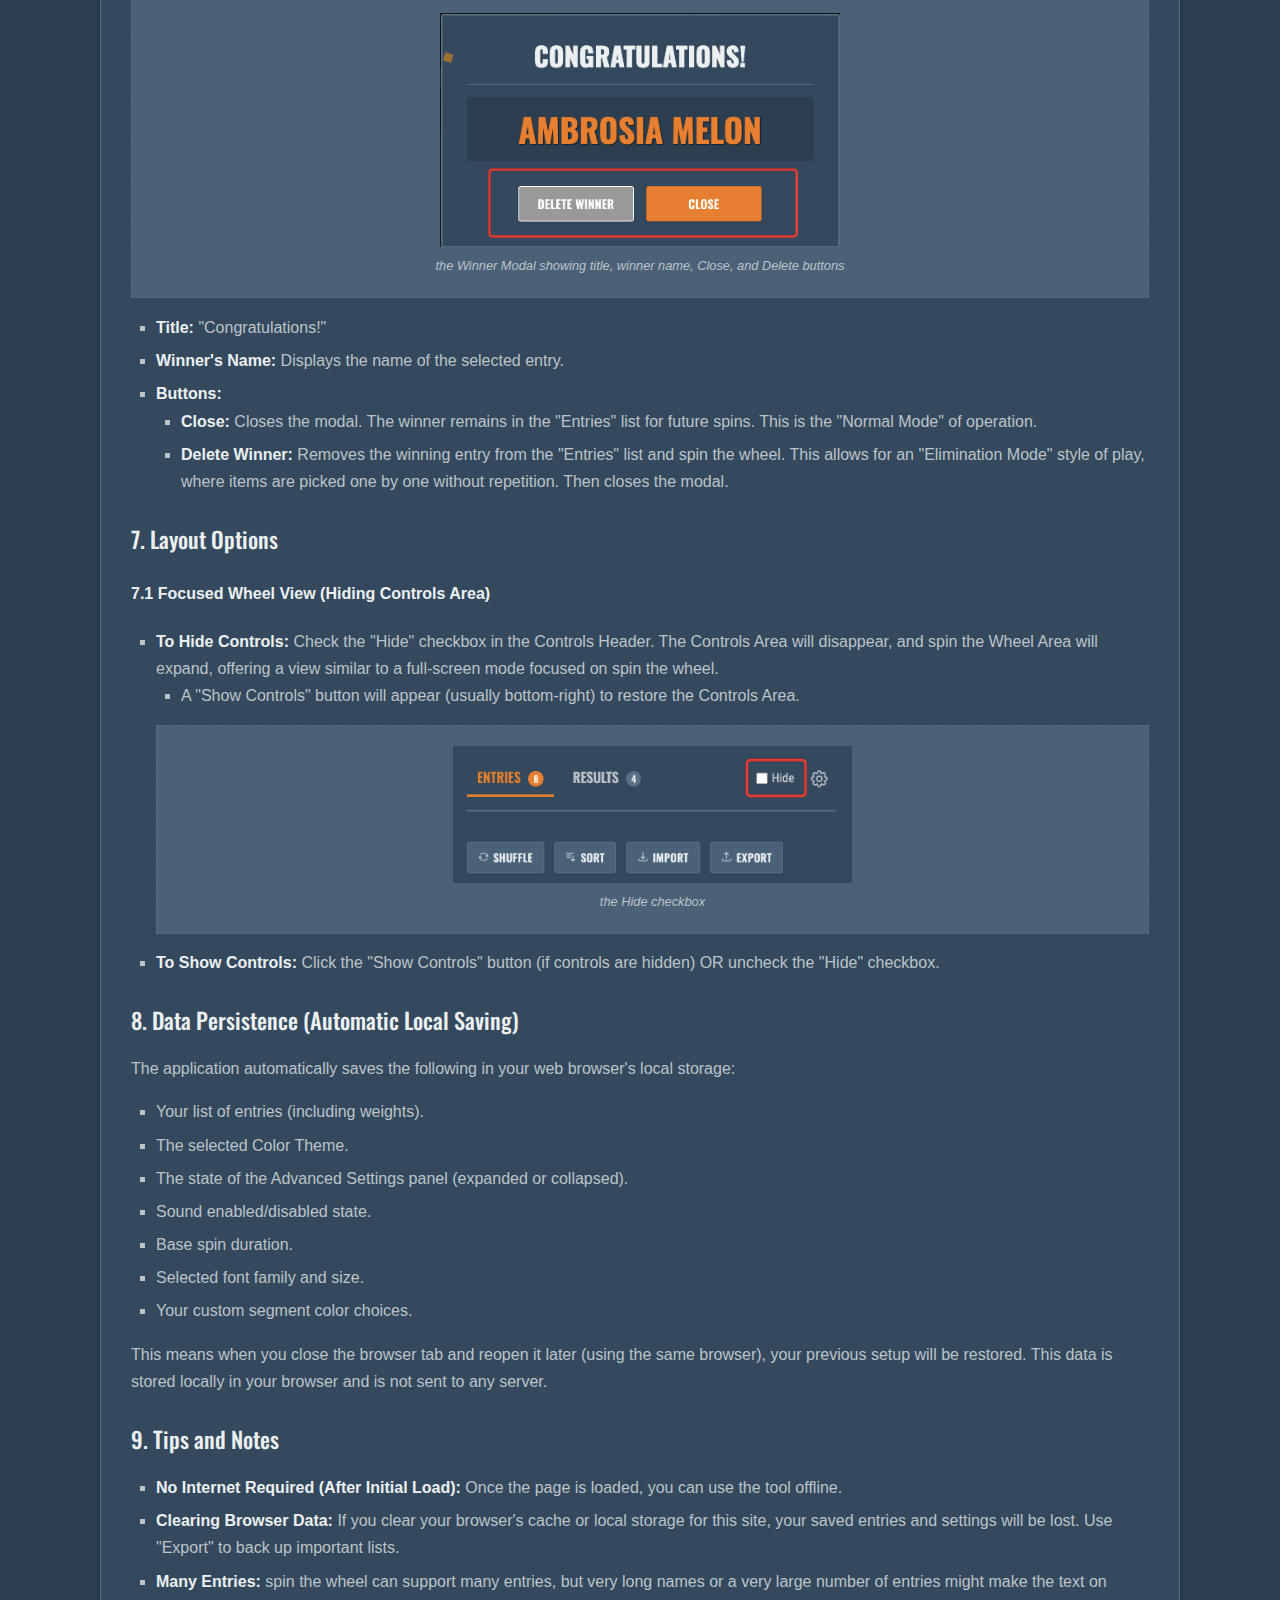
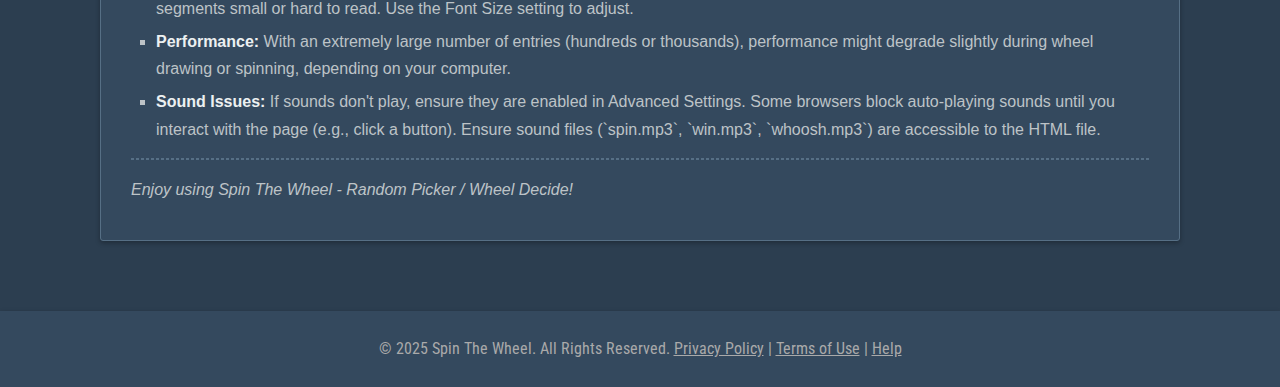
<file: user-guide.html>
<!DOCTYPE html>
<html lang="en">
<head>
    <meta charset="UTF-8">
    <meta name="viewport" content="width=device-width, initial-scale=1.0">
    <title>User Guide - Spin The Wheel</title>
    <link rel="preconnect" href="https://fonts.googleapis.com">
    <link rel="preconnect" href="https://fonts.gstatic.com" crossorigin>
    <link href="https://fonts.googleapis.com/css2?family=Oswald:wght@400;500;700&family=Roboto+Condensed:wght@400;700&display=swap" rel="stylesheet">
    <link rel="stylesheet" href="./static/css/index.css">
</head>
<body>
    <nav class="navbar-industrial">
        <div class="navbar-brand">
             <h1><a href="index.html">Spin The Wheel</a></h1> <!-- Link back to main app -->
        </div>
        <button class="navbar-toggler" aria-label="Toggle navigation" aria-expanded="false" aria-controls="navbarIndustrialNav">
            <span class="toggler-icon"></span>
            <span class="toggler-icon"></span>
            <span class="toggler-icon"></span>
        </button>
        <div class="navbar-collapse" id="navbarIndustrialNav">
            <ul class="navbar-nav">
                <li class="nav-item"><a href="index.html" class="nav-link">NEW</a></li>
                <li class="nav-item"><a href="index.html#new-section" class="nav-link">Use Case</a></li>
                <li class="nav-item"><a href="index.html#faq-section" class="nav-link">FAQ</a></li>
                <li class="nav-item"><a href="user-guide.html" class="nav-link js-scroll-trigger">User Guide</a></li>
                 <li class="nav-item"><a href="about-us.html" class="nav-link">About</a></li>
                <li class="nav-item"><a href="contact-us.html" class="nav-link">Contact</a></li>
            </ul>
        </div>
    </nav>

    <div class="manual-section-wrapper">
        <div id="user-manual-main" class="manual-section">
            <!-- English User Guide Content Goes Here -->
            <h2>User Manual: Spin The Wheel</h2>

            <p><strong>Table of Contents</strong></p>
            <ul>
                <li><a href="#introduction">1. Introduction</a></li>
                <li><a href="#getting-started">2. Getting Started</a></li>
                <li><a href="#main-interface-overview">3. Main Interface Overview</a>
                    <ul>
                        <li><a href="#wheel-area">3.1 Wheel Area</a></li>
                        <li><a href="#controls-area">3.2 Controls Area</a></li>
                    </ul>
                </li>
                <li><a href="#core-functionality">4. Core Functionality</a>
                    <ul>
                        <li><a href="#adding-entries">4.1 Adding and Editing Entries (Including Weighted Entries & Duplicate Handling)</a></li>
                        <li><a href="#spinning-wheel">4.2 Spinning the Wheel</a></li>
                        <li><a href="#viewing-results">4.3 Viewing Results</a></li>
                        <li><a href="#managing-entries">4.4 Managing Entries (Shuffle, Sort)</a></li>
                        <li><a href="#importing-exporting">4.5 Importing and Exporting Entries (Using [ .txt ] files)</a></li>
                    </ul>
                </li>
                <li><a href="#customization">5. Customization</a>
                    <ul>
                        <li><a href="#color-themes">5.1 Color Themes</a></li>
                        <li><a href="#advanced-settings">5.2 Advanced Settings</a></li>
                    </ul>
                </li>
                <li><a href="#interacting-winners">6. Interacting with Winners (Winner Modal Actions)</a></li>
                <li><a href="#layout-options">7. Layout Options</a>
                    <ul>
                        <li><a href="#focused-view">7.1 Focused Wheel View (Hiding Controls Area)</a></li>
                    </ul>
                </li>
                <li><a href="#data-persistence">8. Data Persistence (Automatic Local Saving)</a></li>
                <li><a href="#tips-notes">9. Tips and Notes</a></li>
            </ul>

            <h3 id="introduction">1. Introduction</h3>
            <p>Welcome to Spin The Wheel! This versatile tool allows you to create a customizable spinning wheel with your chosen entries (names, items, tasks, decisions, etc.). Simply input your options, spin the wheel, and let a random result be chosen. It's perfect for conducting raffles, making group decisions, engaging classroom activities, spicing up remote events, and much more. When you need to make an impartial choice, let the wheel decide!</p>
            <div class="placeholder-image"><img src="./static/img/namepickerwheel-1.png" alt="the main wheel interface"><p>the main wheel interface</p></div>


            <h3 id="getting-started">2. Getting Started</h3>
            <p>Getting started is quick and easy. When you first open the application (<code>index.html</code>), you'll be greeted with a pre-populated list of example names in the "Entries" input area and a colorful wheel ready for action.</p>
            <ul>
                <li><strong>Instant Action:</strong> Click the prominent <strong>"Spin!"</strong> button in the Controls Area or the inviting <strong>"Click to Spin!"</strong> overlay directly on spin the wheel to see it in motion.</li>
                <li><strong>Your Own Content:</strong> To personalize spin the wheel, navigate to the "Entries" tab and simply edit or replace the example text in the "Entries Text Area" with your own items.</li>
            </ul>

            <h3 id="main-interface-overview">3. Main Interface Overview</h3>
            <p>The application interface is primarily split into two main sections: the <strong>Wheel Area</strong> and the <strong>Controls Area</strong>. On larger desktop screens, these sections appear side-by-side. On smaller mobile screens, the Controls Area is conveniently positioned below spin the Wheel Area.</p>
            <div class="placeholder-image"><img src="./static/img/main-layout-2.png" alt="Diagram showing desktop side-by-side and mobile stacked layout"><p>Diagram showing desktop side-by-side and mobile stacked layout</p></div>

            <h4 id="wheel-area">3.1 Wheel Area</h4>
            <p>This is where the visual excitement unfolds.</p>
            <ul>
                <li><strong>Wheel Canvas:</strong> The dynamic, circular canvas where your entries are rendered as distinct, colored segments of spin the wheel.</li>
                <li><strong>Wheel Overlay:</strong> When spin the wheel is idle, a semi-transparent overlay appears with the text "Click to Spin!". Clicking this will initiate the spin. This overlay disappears during the spin.</li>
                <li><strong>Pointer:</strong> A triangular pointer (positioned on the right edge for desktop view and at the top center for mobile view) clearly indicates which segment is the winner once spin the wheel comes to a stop.</li>
            </ul>
            <div class="placeholder-image"><img src="./static/img/namepickerwheel-1.png" alt="spin the Wheel Area highlighting canvas, overlay, and pointer"><p>spin the Wheel Area highlighting canvas, overlay, and pointer</p></div>

            <h4 id="controls-area">3.2 Controls Area</h4>
            <p>This comprehensive section houses all the tools you need to input your data, manage your entries, and customize the wheel's appearance and behavior.</p>
            <div class="placeholder-image"><img src="./static/img/controls-4.png" alt="Controls Area"><p>Controls Area</p></div>
            <ul>
                <li><strong>Tabs: Entries & Results</strong>
                    <p>At the top of the Controls Area, you'll find two main tabs:</p>
                    <ul>
                        <li><strong>Entries Tab:</strong> Your primary workspace for managing wheel content.
                            <ul>
                                <li><strong>Entries Text Area:</strong> Input items here, one per line.</li>
                                <li><strong>Weighted Entries:</strong> Format: <code>Item Name : Weight</code> (e.g., <code>Option A : 3</code>). Higher weight = higher chance. Default is 1.</li>
                                <li><strong>Entries Count:</strong> Shows the number of active entries.</li>
                            </ul>
                        </li>
                        <li><strong>Results Tab:</strong> Tracks outcomes.
                            <ul>
                                <li><strong>Results List Area:</strong> Displays winners from the current session (duplicates listed if won multiple times).</li>
                                <li><strong>Results Count:</strong> Total number of winners recorded.</li>
                            </ul>
                        </li>
                    </ul>
                    <div class="placeholder-image"><img src="./static/img/entries-5.png" alt="Entries tab active, showing text area and count"><p>Entries tab active, showing text area and count</p></div>
                    <div class="placeholder-image"><img src="./static/img/results-6.png" alt="Results tab active, showing list area and count"><p>Results tab active, showing list area and count</p></div>
                </li>
                <li><strong>Controls Header Actions</strong>
                    <ul>
                        <li><strong>Hide Checkbox ("Hide"):</strong> Collapses the Controls Area for a focused wheel view.</li>
                        <li><strong>Advanced Settings Button (⚙️):</strong> Toggles the Advanced Settings panel.</li>
                    </ul>
                </li>
                <li><strong>Advanced Settings Panel (Collapsible)</strong>
                     <div class="placeholder-image"><img src="./static/img/settings-panel-7.png" alt="Advanced Settings panel"><p>Advanced Settings panel</p></div>
                    <ul>
                        <li><strong>Enable Sounds:</strong> Checkbox for all sound effects.</li>
                        <li><strong>Base Spin Duration (seconds):</strong> Input (1-10s) for minimum spin time.</li>
                        <li><strong>Font Family:</strong> Dropdown to select font for wheel text.</li>
                        <li><strong>Font Size (px):</strong> Input (8-24px) for wheel text size.</li>
                        <li><strong>Custom Segment Colors:</strong> 10 color pickers for the first 10 entries, overriding the theme. "Reset Custom Colors" button reverts to theme.</li>
                    </ul>
                </li>
                <li><strong>Action Buttons (Entries Tab)</strong>
                    <div class="placeholder-image"><img src="./static/img/shuffle-8.png" alt="Shuffle, Sort, Import, Export buttons"><p>Shuffle, Sort, Import, Export buttons</p></div>
                    <ul>
                        <li><strong>🔀 Shuffle:</strong> Randomly reorders entries.</li>
                        <li><strong>⇅ Sort:</strong> Sorts entries alphabetically.</li>
                        <li><strong>📥 Import:</strong> Load entries from a <code>.txt</code> file.</li>
                        <li><strong>📤 Export:</strong> Save entries to a <code>.txt</code> file.</li>
                    </ul>
                </li>
                <li><strong>Color Theme Selector</strong>
                    <div class="placeholder-image"><img src="./static/img/theme-9.png" alt="Color Theme dropdown"><p>Color Theme dropdown</p></div>
                    <ul>
                        <li><strong>"Color Theme:" Dropdown:</strong> Choose predefined color palettes.</li>
                    </ul>
                </li>
                <li><strong>Main Controls</strong>
                     <div class="placeholder-image"><img src="./static/img/updatewheel-10.png" alt="Update Wheel and Spin!"><p>Update Wheel and Spin</p></div>
                    <ul>
                        <li><strong>Update Wheel Button:</strong> Refreshes wheel display after entry changes without spinning.</li>
                        <li><strong>Spin! Button:</strong> Starts the wheel spin.</li>
                    </ul>
                </li>
                <li><strong>Result Display</strong>
                    <p>Text area below Main Controls showing status messages (e.g., "Spin to select!", "Spinning...").</p>
                </li>
            </ul>

            <h3 id="core-functionality">4. Core Functionality</h3>

            <h4 id="adding-entries">4.1 Adding and Editing Entries (Including Weighted Entries & Duplicate Handling)</h4>
            <ol>
                <li>Ensure the <strong>Entries</strong> tab is active.</li>
                <li>In the <strong>Entries Text Area</strong>:
                    <ul>
                        <li>Type each item on a new line.</li>
                        <li>To assign a weight: <code>Item Name : Weight</code> (e.g., <code>Task X : 2</code>, <code>Task Y : 1</code>). Higher weights mean higher probability. The default weight is 1.</li>
                    </ul>
                </li>
                <li><strong>Updating spin the Wheel:</strong>
                    <ul>
                        <li>Click <strong>"Update Wheel"</strong> or simply click <strong>"Spin!"</strong> to apply changes.</li>
                        <li><strong>Duplicate Entry Handling:</strong> If duplicate names are entered, a confirmation pop-up will ask if you want to remove duplicates (keeping the first occurrence and its weight). Choosing "Cancel" keeps duplicates as separate segments on spin the wheel.</li>
                    </ul>
                </li>
            </ol>

            <h4 id="spinning-wheel">4.2 Spinning the Wheel</h4>
            <ol>
                <li>Ensure your desired entries are in the "Entries" list and spin the wheel is updated.</li>
                <li>Click the <strong>"Spin!"</strong> button in the Controls Area OR click the <strong>"Click to Spin!"</strong> overlay on spin the wheel itself.</li>
                <li>Spin The wheel will spin for a set duration and then slow down to reveal the selected entry.</li>
                <li>A <strong>Winner Modal</strong> (see section 6) will pop up announcing the winner, and confetti will appear (if sounds are enabled).</li>
            </ol>
            <div class="placeholder-image"><img src="./static/img/congratulations-11.png" alt="sequence showing wheel spin and winner modal"><p>sequence showing wheel spin and winner modal</p></div>

            <h4 id="viewing-results">4.3 Viewing Results</h4>
            <ol>
                <li>After a spin, the winner's name is added to a results list.</li>
                <li>Click the <strong>Results</strong> tab.</li>
                <li>The <strong>Results List Area</strong> will display all winners from the current session, one per line (duplicates are listed each time they win).</li>
                <li>The <strong>Results Count</strong> shows the total number of winners recorded in the session.</li>
            </ol>

            <h4 id="managing-entries">4.4 Managing Entries (Shuffle, Sort)</h4>
            <p>These buttons are active when the "Entries" tab is selected.</p>
            <ul>
                <li><strong>Shuffle (🔀):</strong> Click to randomly reorder the current list in the "Entries" text area. Spin the wheel will update automatically.</li>
                <li><strong>Sort (⇅):</strong> Click to sort the current list in the "Entries" text area alphabetically. Spin the wheel will update automatically.</li>
            </ul>

            <h4 id="importing-exporting">4.5 Importing and Exporting Entries (Using <code>.txt</code> files)</h4>
            <ul>
                <li><strong>Import (📥):</strong>
                    <ol>
                        <li>Click the "Import" button.</li>
                        <li>Your browser's file dialog will open.</li>
                        <li>Select a plain text file (<code>.txt</code>) containing your list of entries (one entry per line, optionally with <code>: weight</code>).</li>
                        <li>The entries from the file will replace the current list in the "Entries" text area, and spin the wheel will update.</li>
                    </ol>
                </li>
                <li><strong>Export (📤):</strong>
                    <ol>
                        <li>Click the "Export" button.</li>
                        <li>Your current list of entries (including any weights) will be saved as a <code>lucky_wheel_items.txt</code> file to your computer's default download location.</li>
                    </ol>
                </li>
            </ul>

            <h3 id="customization">5. Customization</h3>

            <h4 id="color-themes">5.1 Color Themes</h4>
            <ol>
                <li>Locate the <strong>"Color Theme:"</strong> dropdown menu in the Controls Area.</li>
                <li>Select a theme (e.g., Classic, Pastel, Vibrant, Earthy).</li>
                <li>Spin the wheel segment colors will instantly update to reflect the chosen theme (unless overridden by Custom Segment Colors).</li>
            </ol>

            <h4 id="advanced-settings">5.2 Advanced Settings</h4>
            <p>Click the <strong>gear icon (⚙️)</strong> to open the Advanced Settings panel.</p>
            <ul>
                <li><strong>Enable Sounds:</strong>
                    <ul>
                        <li>Toggle the checkbox to enable or disable sound effects for spinning, winning, and button clicks.</li>
                        <li><em>Note: Browsers may require user interaction (like a click) on the page before sounds can play.</em></li>
                    </ul>
                </li>
                <li><strong>Base Spin Duration (seconds):</strong>
                    <ul>
                        <li>Enter a number between 1 and 10 to control the minimum spin time. The default is 3 seconds.</li>
                    </ul>
                </li>
                <li><strong>Font Family & Size (for wheel text):</strong>
                    <ul>
                        <li><strong>Font Family:</strong> Select a font from the dropdown for the text displayed on each wheel segment.</li>
                        <li><strong>Font Size (px):</strong> Enter a font size (8-24px) for the text on wheel segments. Larger fonts might get truncated if the segment is small or the name is long.</li>
                    </ul>
                </li>
                <li><strong>Custom Segment Colors:</strong>
                    <ol>
                        <li>This section provides 10 color picker inputs.</li>
                        <li>Each color picker corresponds to an entry in your list, in order (the first picker for the first entry, second for the second, and so on, up to the 10th entry).</li>
                        <li>Click a color picker to choose a specific color for that segment.</li>
                        <li>This custom color will override the selected Color Theme for that particular segment.</li>
                        <li>If you have more than 10 entries, entries 11 onwards will use the selected Color Theme.</li>
                        <li><strong>Reset Custom Colors Button:</strong> Click this to clear all your custom color choices. Spin the wheel will then fully use the selected Color Theme for all segments. A confirmation will be asked.</li>
                    </ol>
                     <div class="placeholder-image"><img src="./static/img/color-pickers-12.png" alt="the 10 color pickers"><p>the 10 color pickers</p></div>
                </li>
            </ul>

            <h3 id="interacting-winners">6. Interacting with Winners (Winner Modal Actions)</h3>
            <p>Once spin the wheel stops, a modal window pops up:</p>
            <div class="placeholder-image"><img src="./static/img/winner-modal-13.png" alt="the Winner Modal showing title, winner name, Close, and Delete buttons"><p>the Winner Modal showing title, winner name, Close, and Delete buttons</p></div>
            <ul>
                <li><strong>Title:</strong> "Congratulations!"</li>
                <li><strong>Winner's Name:</strong> Displays the name of the selected entry.</li>
                <li><strong>Buttons:</strong>
                    <ul>
                        <li><strong>Close:</strong> Closes the modal. The winner remains in the "Entries" list for future spins. This is the "Normal Mode" of operation.</li>
                        <li><strong>Delete Winner:</strong> Removes the winning entry from the "Entries" list and spin the wheel. This allows for an "Elimination Mode" style of play, where items are picked one by one without repetition. Then closes the modal.</li>
                    </ul>
                </li>
            </ul>

            <h3 id="layout-options">7. Layout Options</h3>
            <h4 id="focused-view">7.1 Focused Wheel View (Hiding Controls Area)</h4>
            <ul>
                <li><strong>To Hide Controls:</strong> Check the "Hide" checkbox in the Controls Header. The Controls Area will disappear, and spin the Wheel Area will expand, offering a view similar to a full-screen mode focused on spin the wheel.
                    <ul>
                        <li>A "Show Controls" button will appear (usually bottom-right) to restore the Controls Area.</li>
                    </ul>
                    <div class="placeholder-image"><img src="./static/img/hidemode-14.png" alt="the Hide checkbox"><p>the Hide checkbox</p></div>
                </li>
                <li><strong>To Show Controls:</strong> Click the "Show Controls" button (if controls are hidden) OR uncheck the "Hide" checkbox.</li>
            </ul>

            <h3 id="data-persistence">8. Data Persistence (Automatic Local Saving)</h3>
            <p>The application automatically saves the following in your web browser's local storage:</p>
            <ul>
                <li>Your list of entries (including weights).</li>
                <li>The selected Color Theme.</li>
                <li>The state of the Advanced Settings panel (expanded or collapsed).</li>
                <li>Sound enabled/disabled state.</li>
                <li>Base spin duration.</li>
                <li>Selected font family and size.</li>
                <li>Your custom segment color choices.</li>
            </ul>
            <p>This means when you close the browser tab and reopen it later (using the same browser), your previous setup will be restored. This data is stored locally in your browser and is not sent to any server.</p>

            <h3 id="tips-notes">9. Tips and Notes</h3>
            <ul>
                <li><strong>No Internet Required (After Initial Load):</strong> Once the page is loaded, you can use the tool offline.</li>
                <li><strong>Clearing Browser Data:</strong> If you clear your browser's cache or local storage for this site, your saved entries and settings will be lost. Use "Export" to back up important lists.</li>
                <li><strong>Many Entries:</strong> spin the wheel can support many entries, but very long names or a very large number of entries might make the text on segments small or hard to read. Use the Font Size setting to adjust.</li>
                <li><strong>Performance:</strong> With an extremely large number of entries (hundreds or thousands), performance might degrade slightly during wheel drawing or spinning, depending on your computer.</li>
                <li><strong>Sound Issues:</strong> If sounds don't play, ensure they are enabled in Advanced Settings. Some browsers block auto-playing sounds until you interact with the page (e.g., click a button). Ensure sound files (`spin.mp3`, `win.mp3`, `whoosh.mp3`) are accessible to the HTML file.</li>
            </ul>
            <hr>
            <p><em>Enjoy using Spin The Wheel - Random Picker / Wheel Decide!</em></p>
        </div>
    </div>
<footer>
    <p>© 2025 Spin The Wheel. All Rights Reserved. <a href="privacy-policy.html">Privacy Policy</a> | <a href="terms-of-use.html">Terms of Use</a> | <a href="user-guide.html">Help</a></p>
</footer>
    <script src="./static/js/userguide.js"></script>
</body>
</html>
</file>
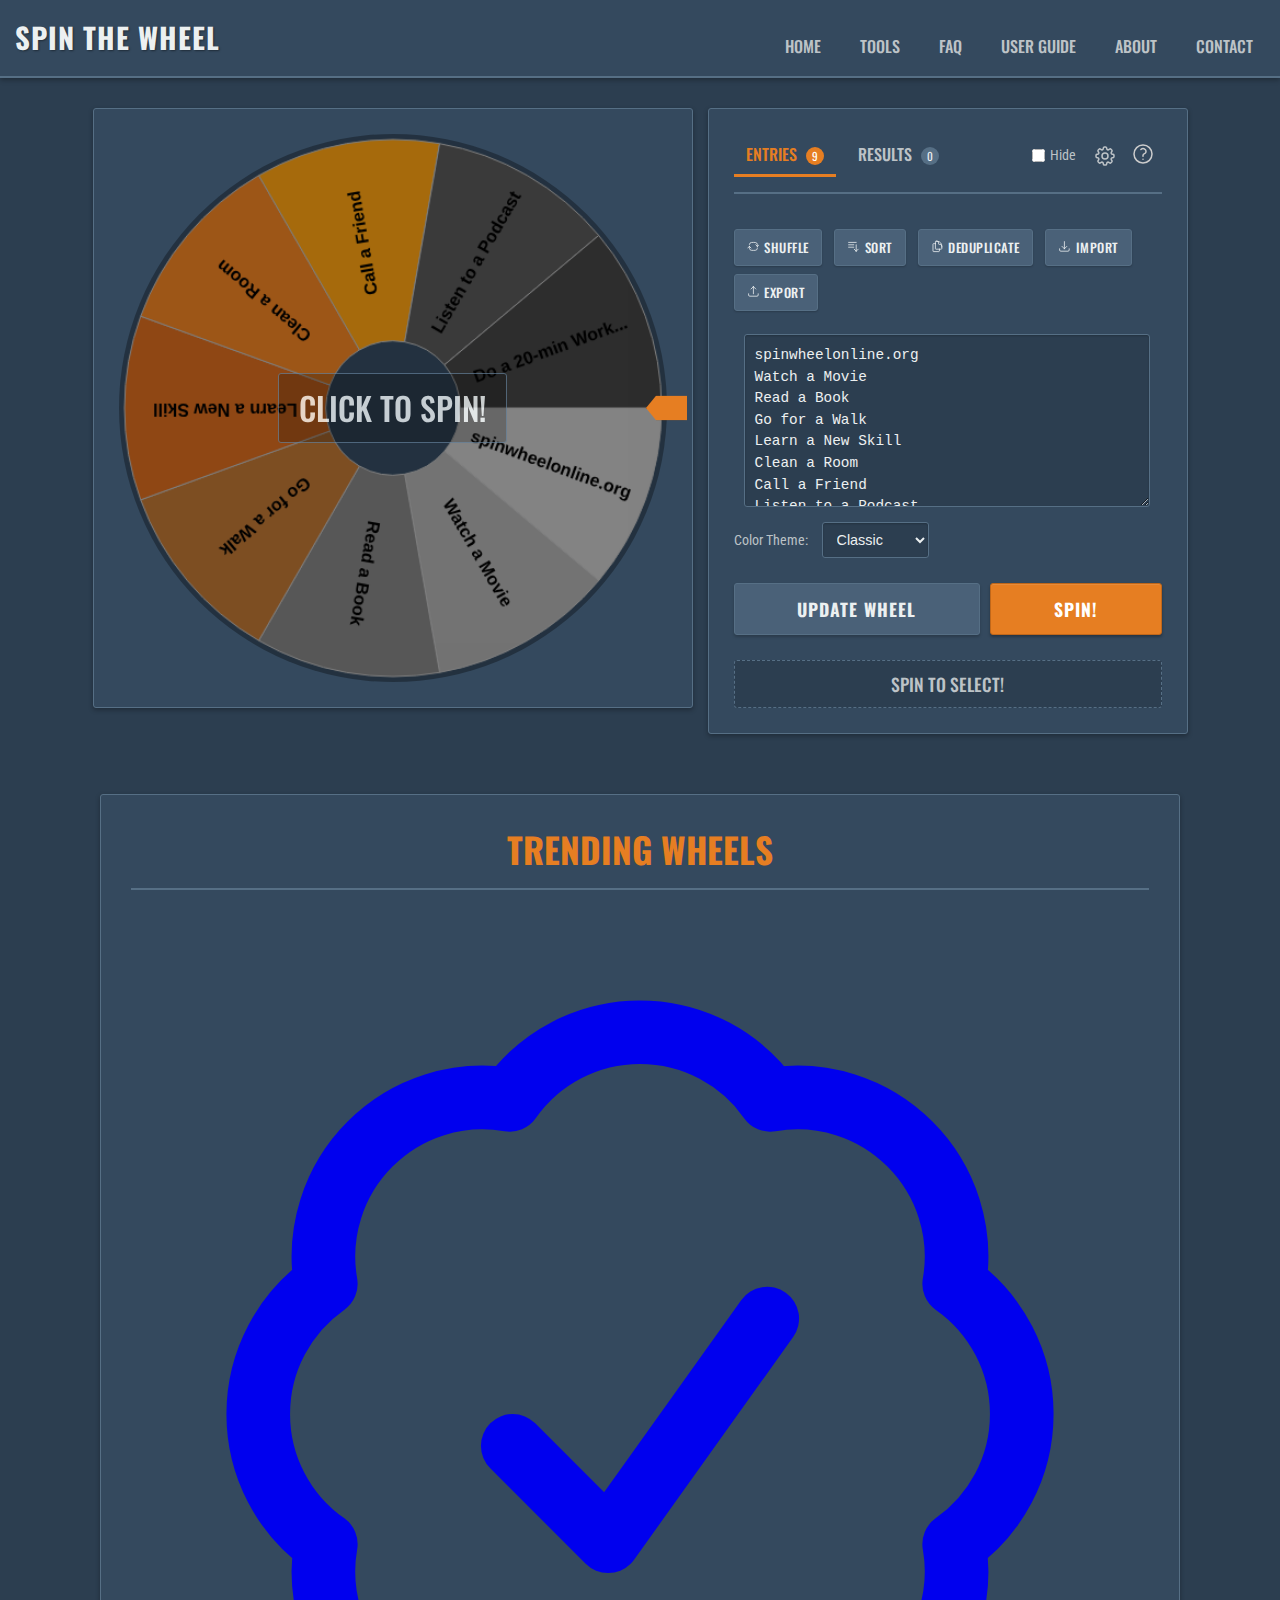
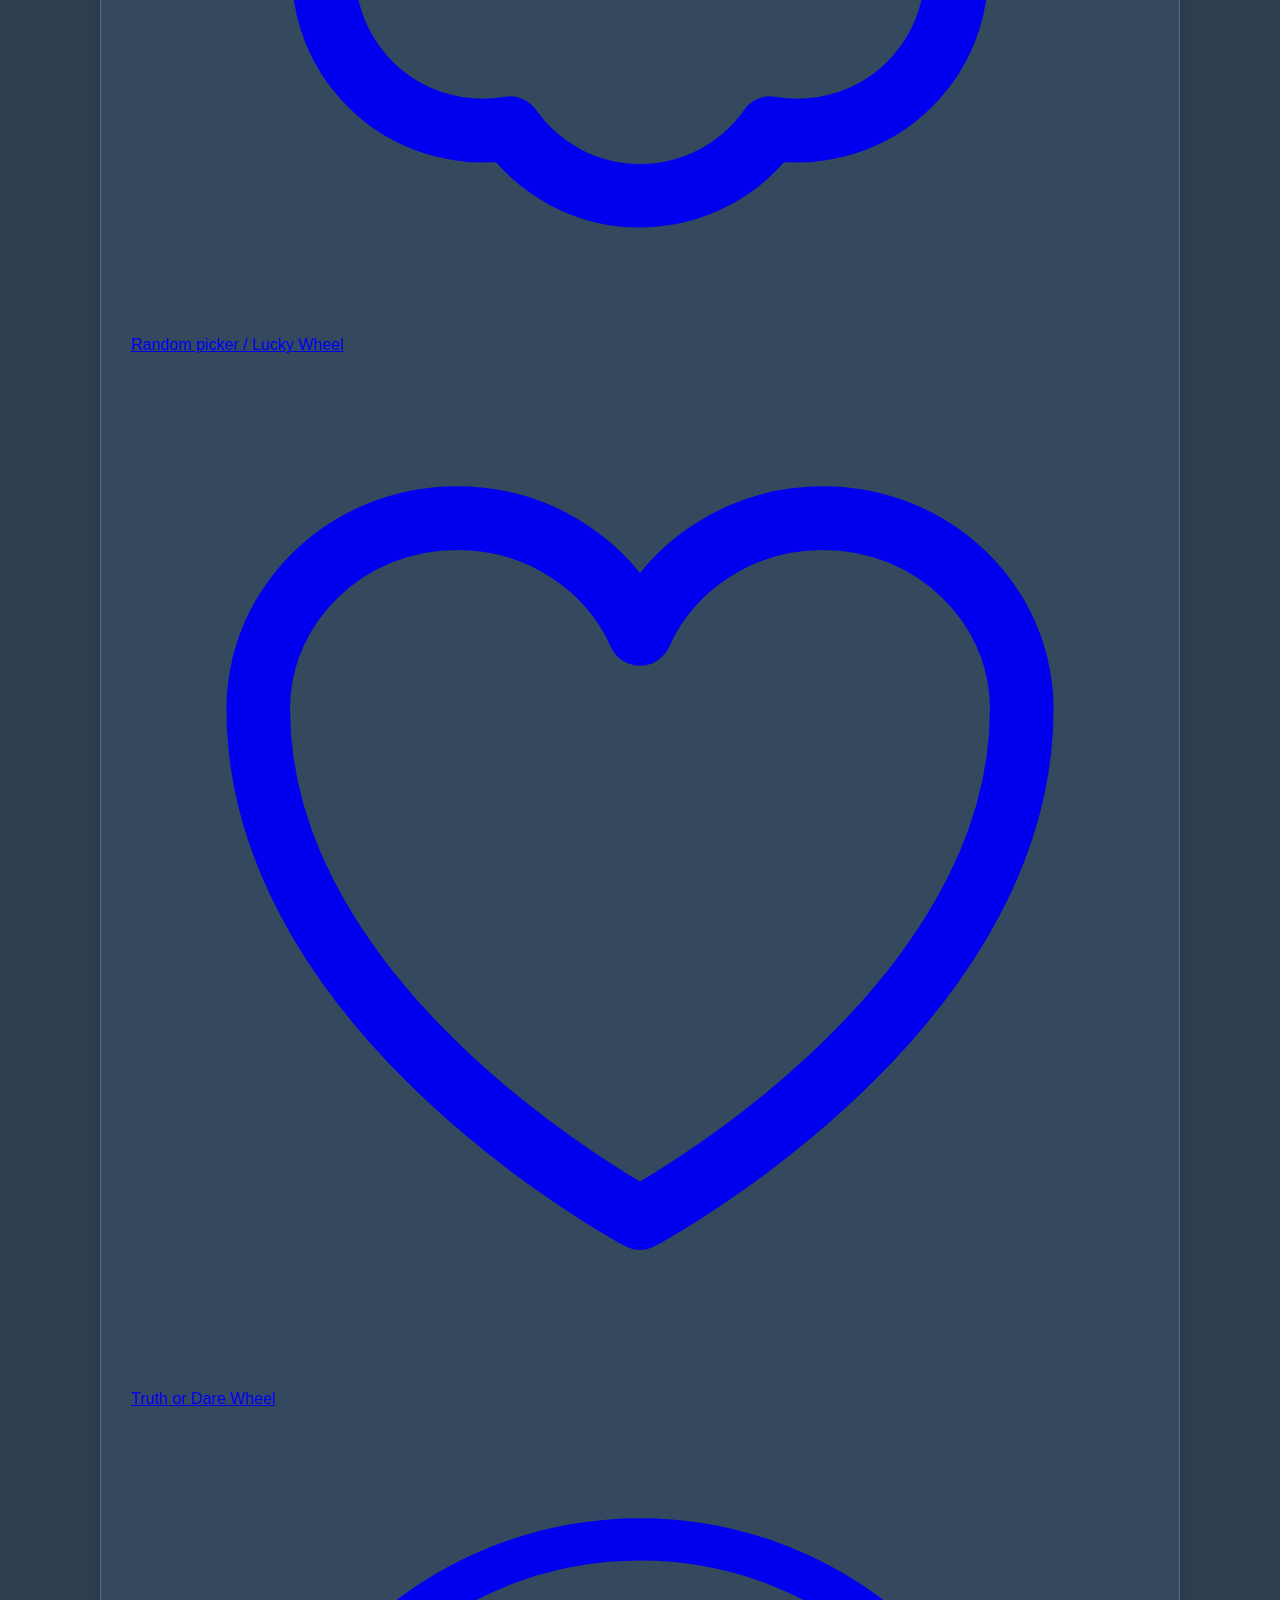
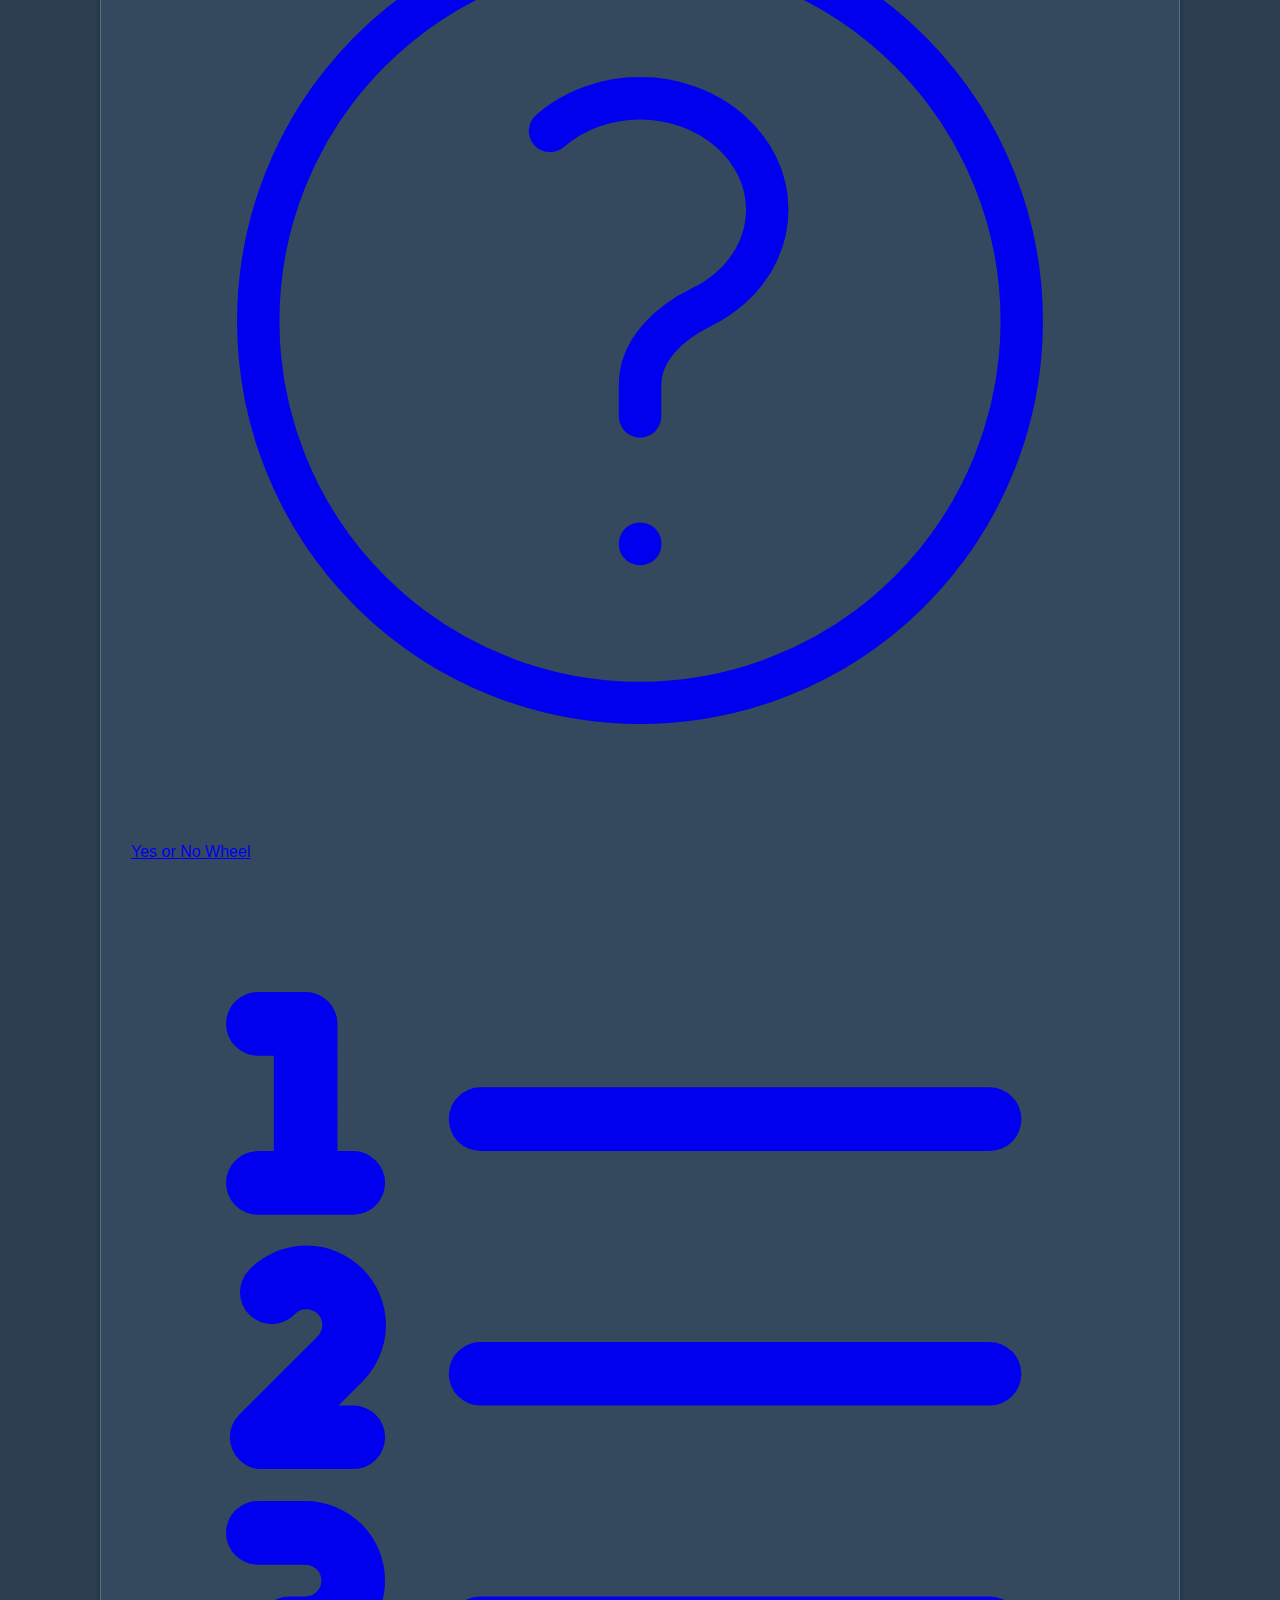
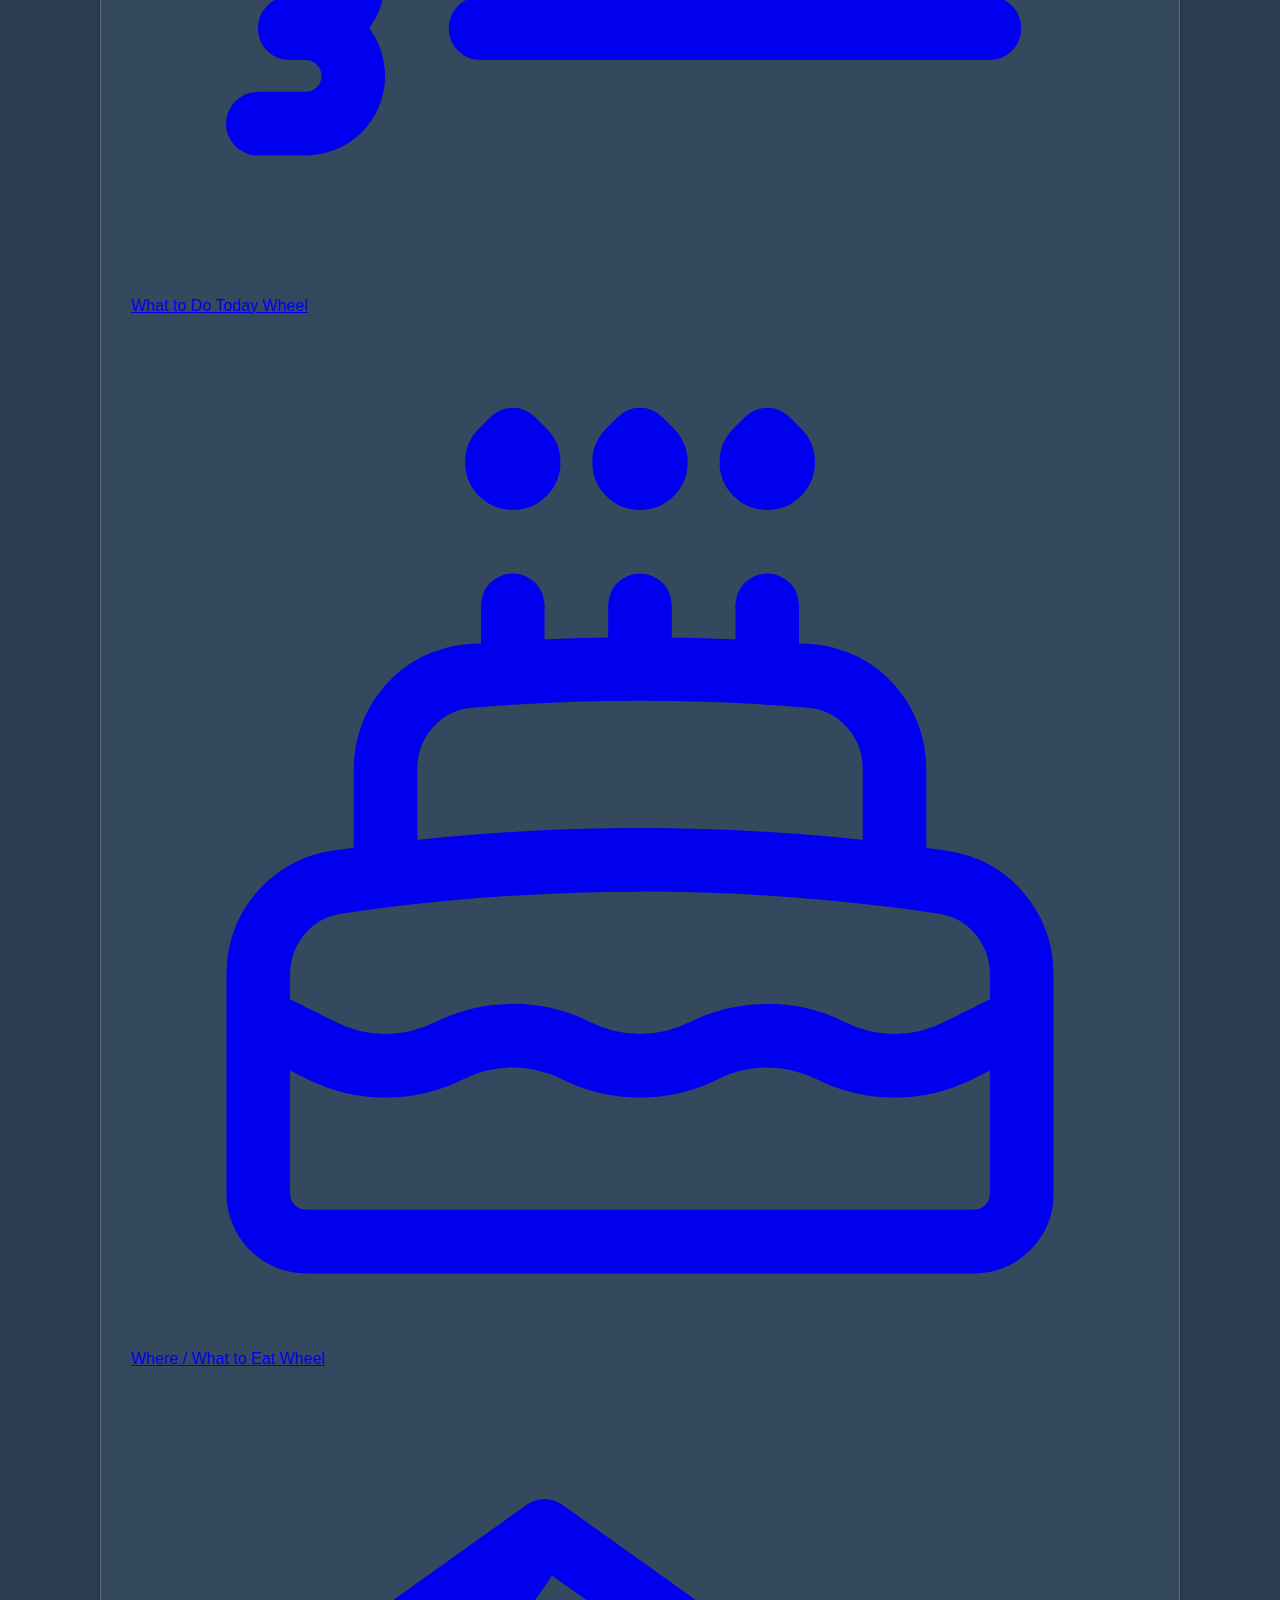
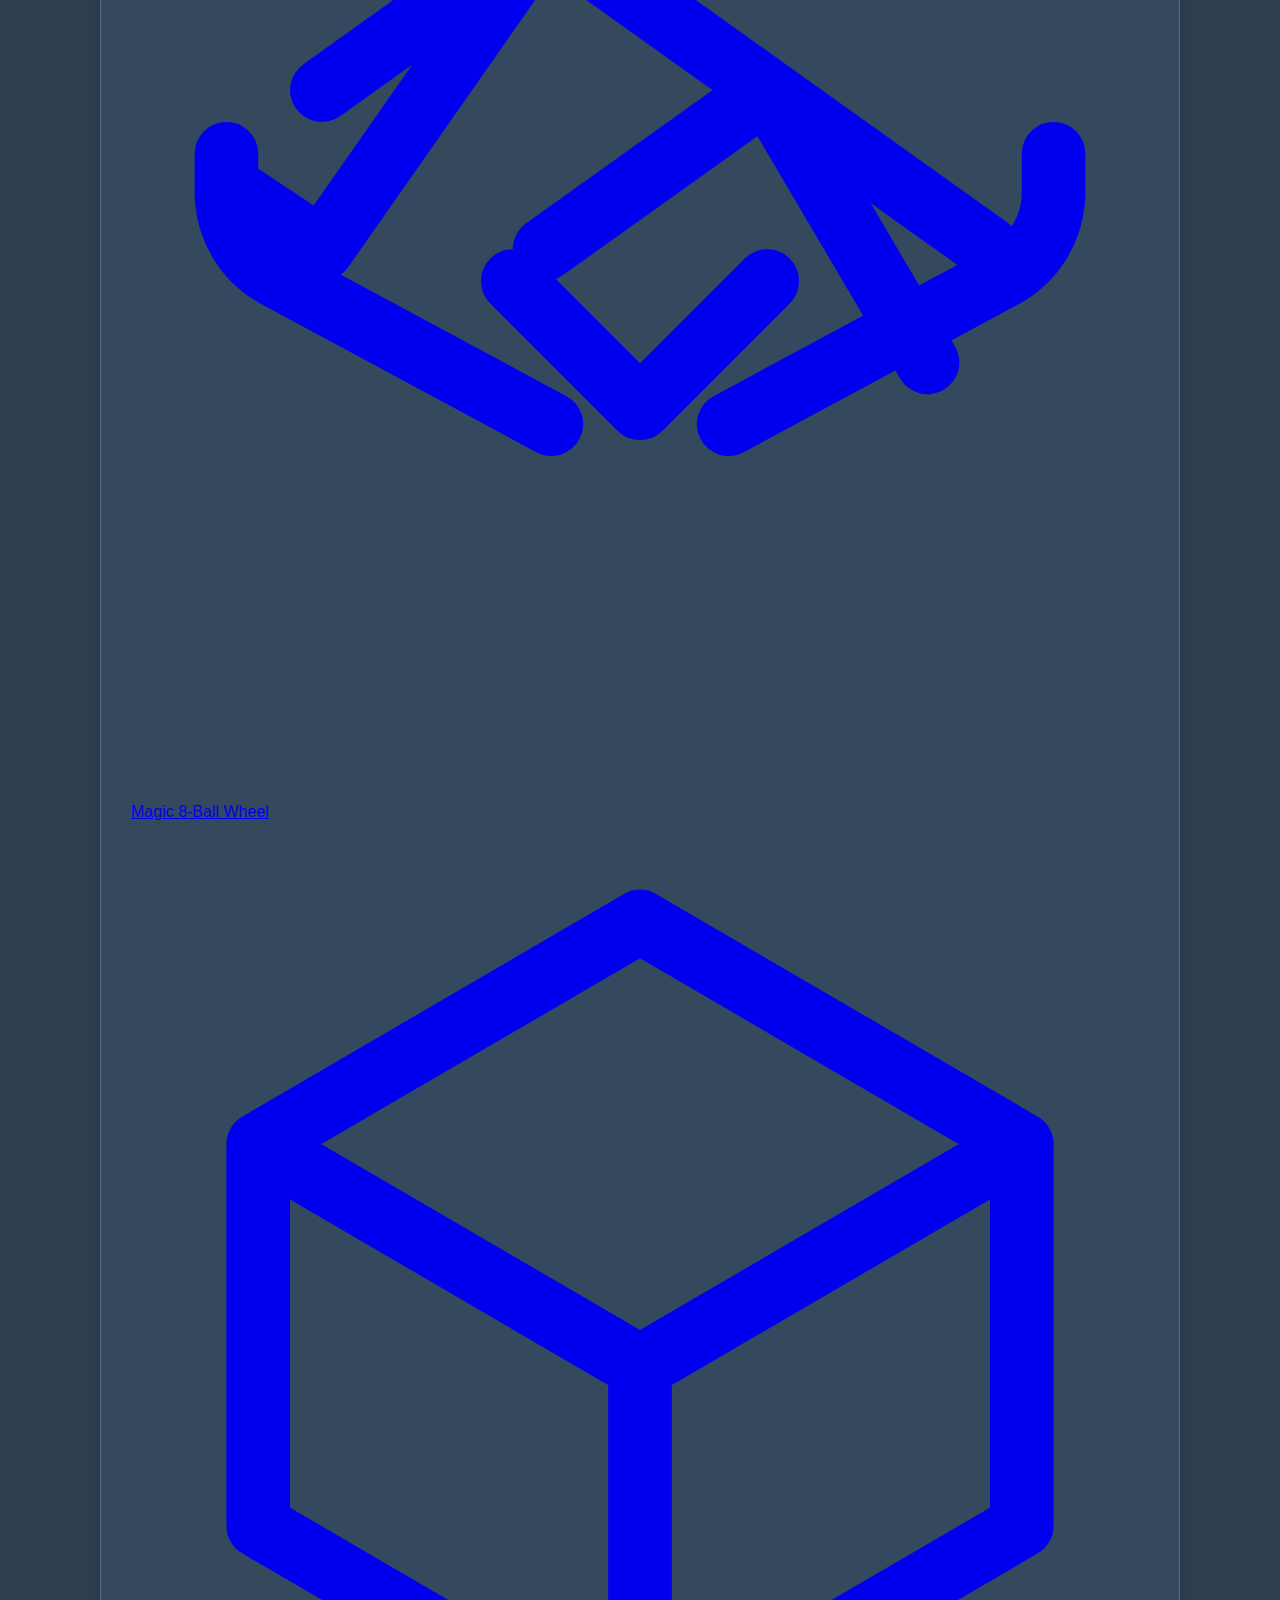
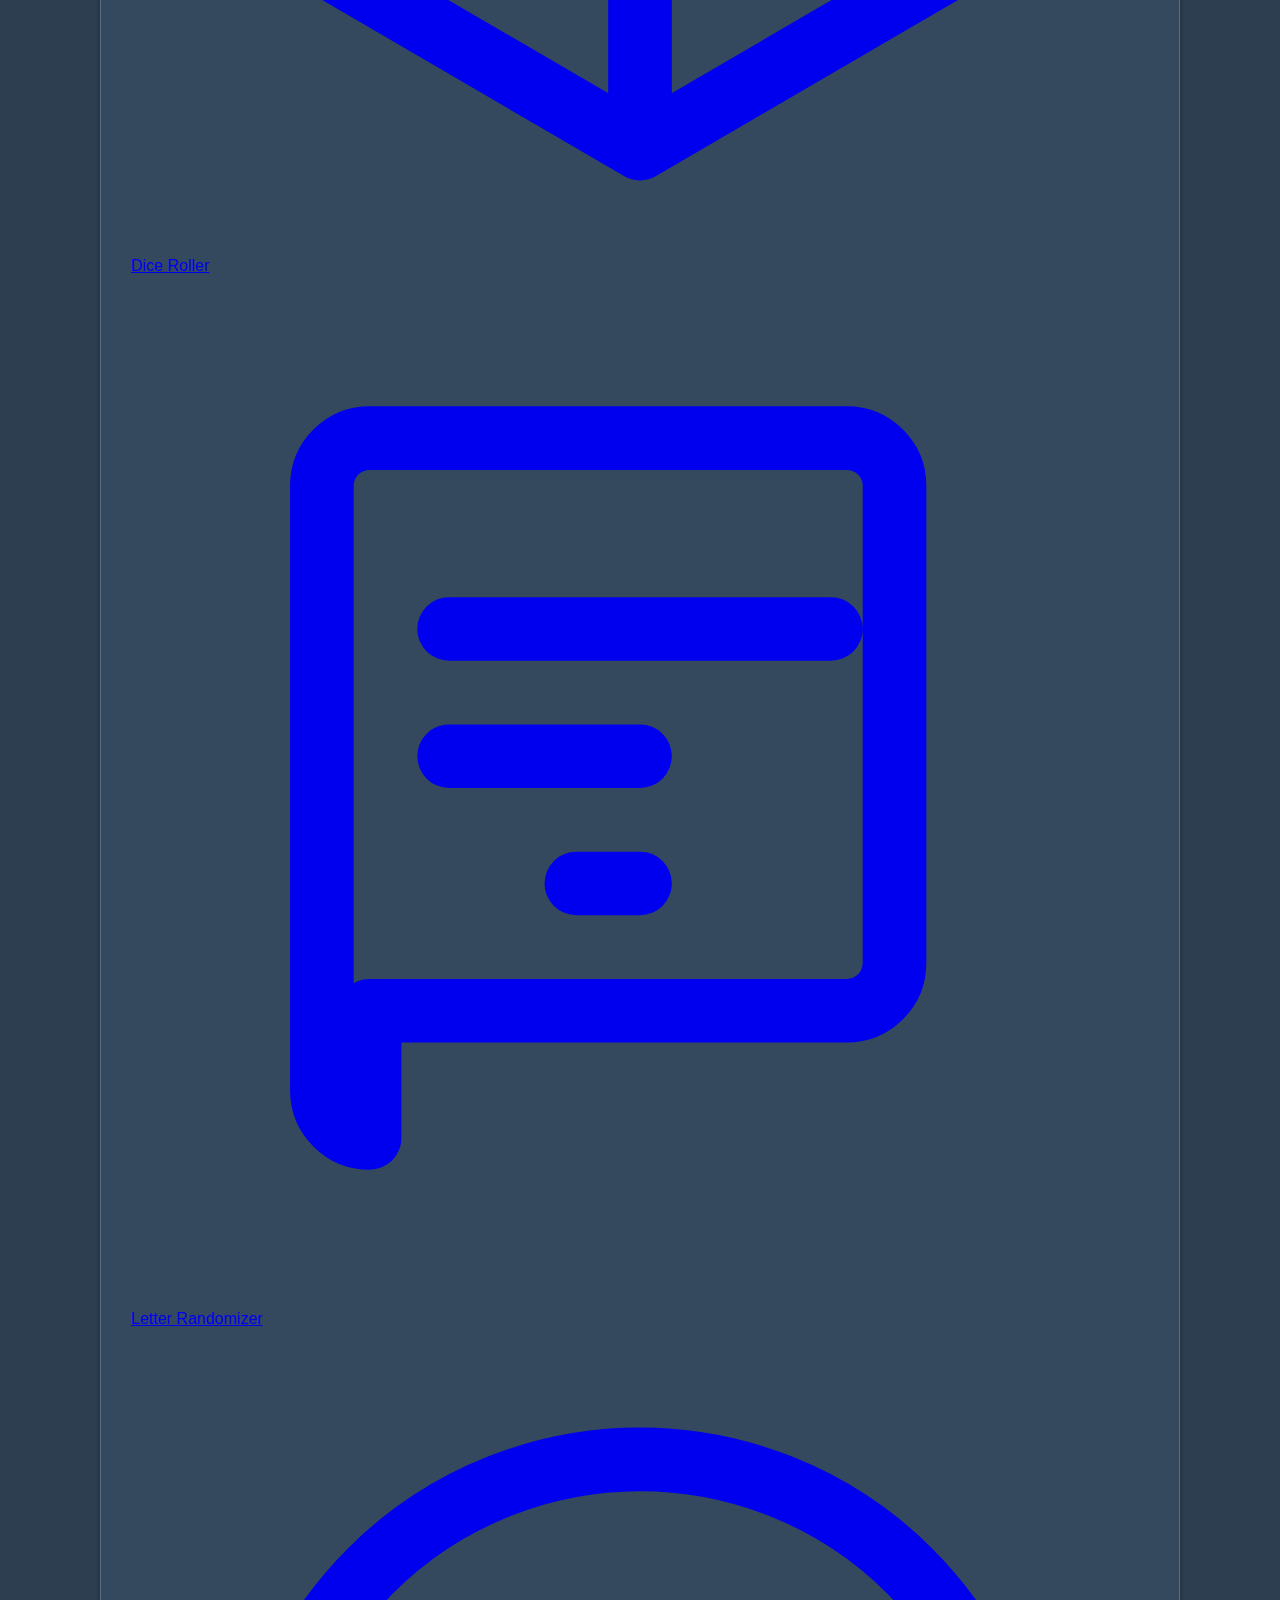
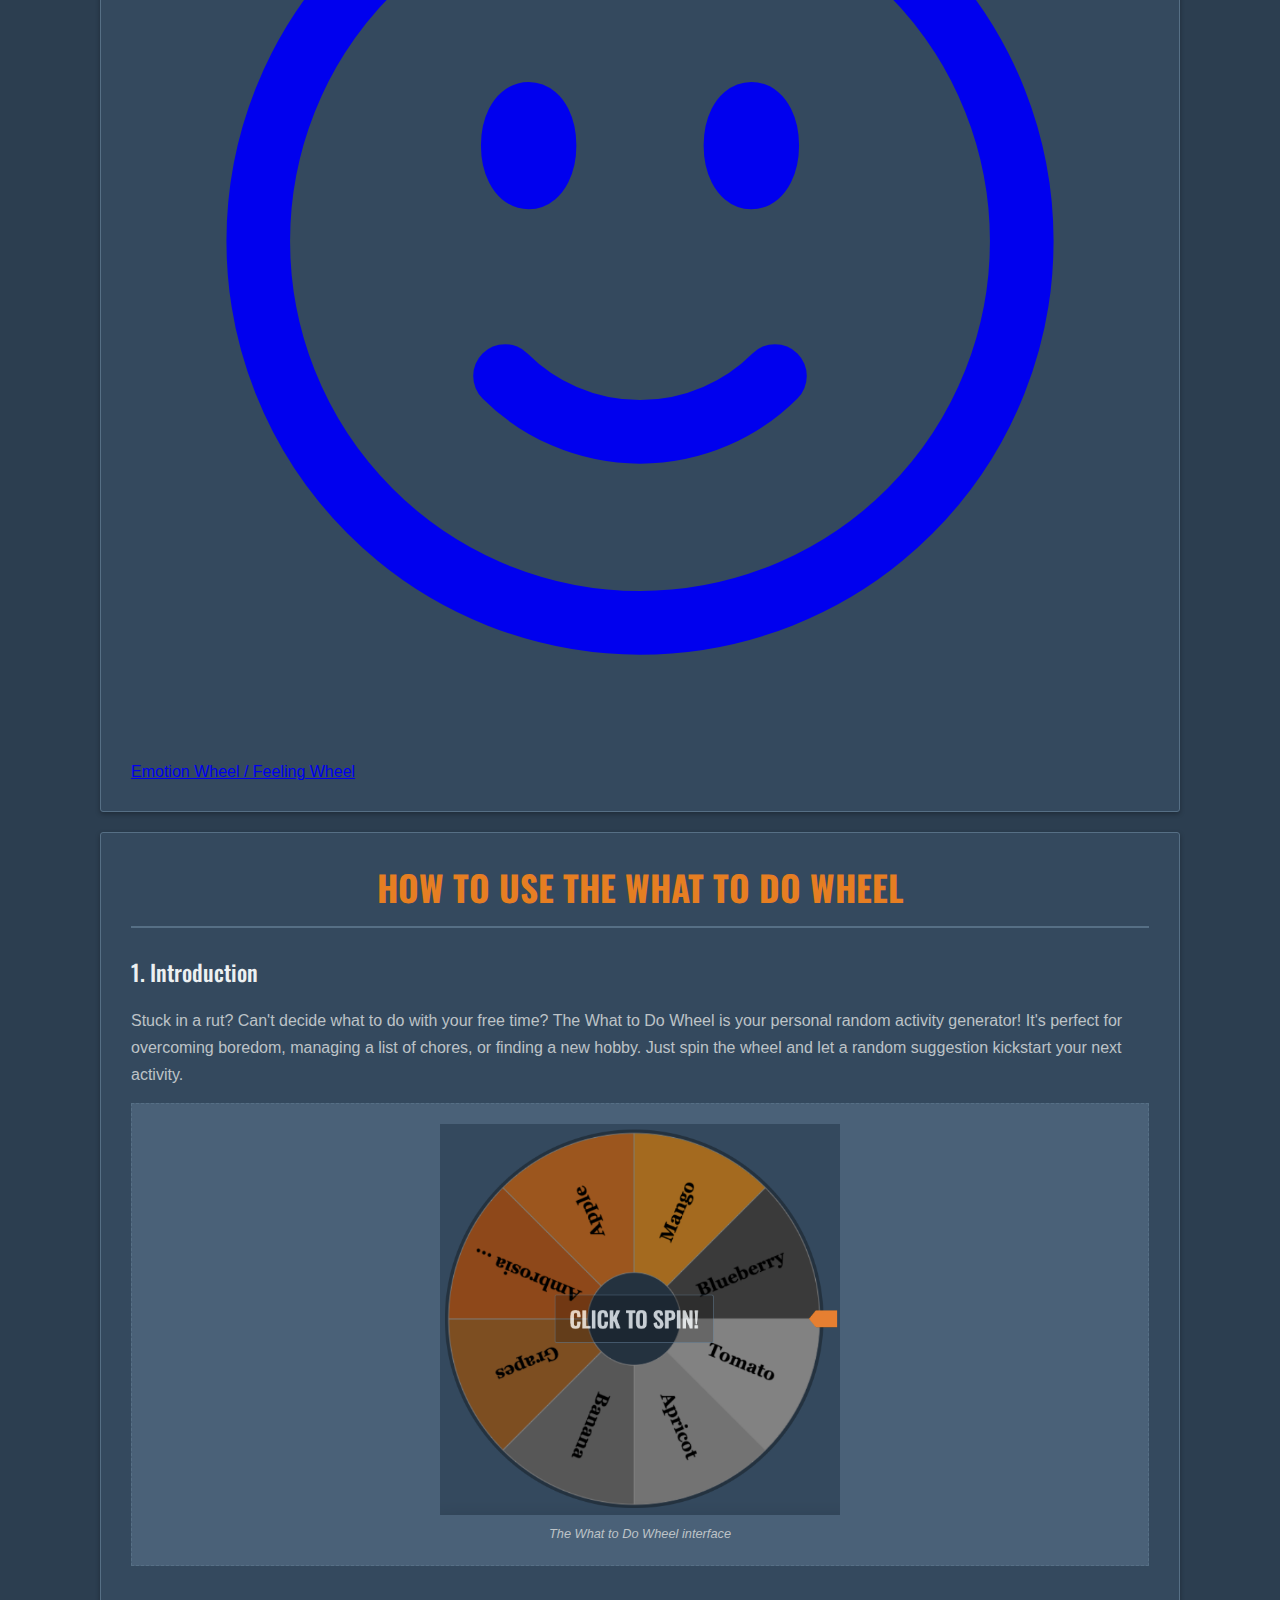
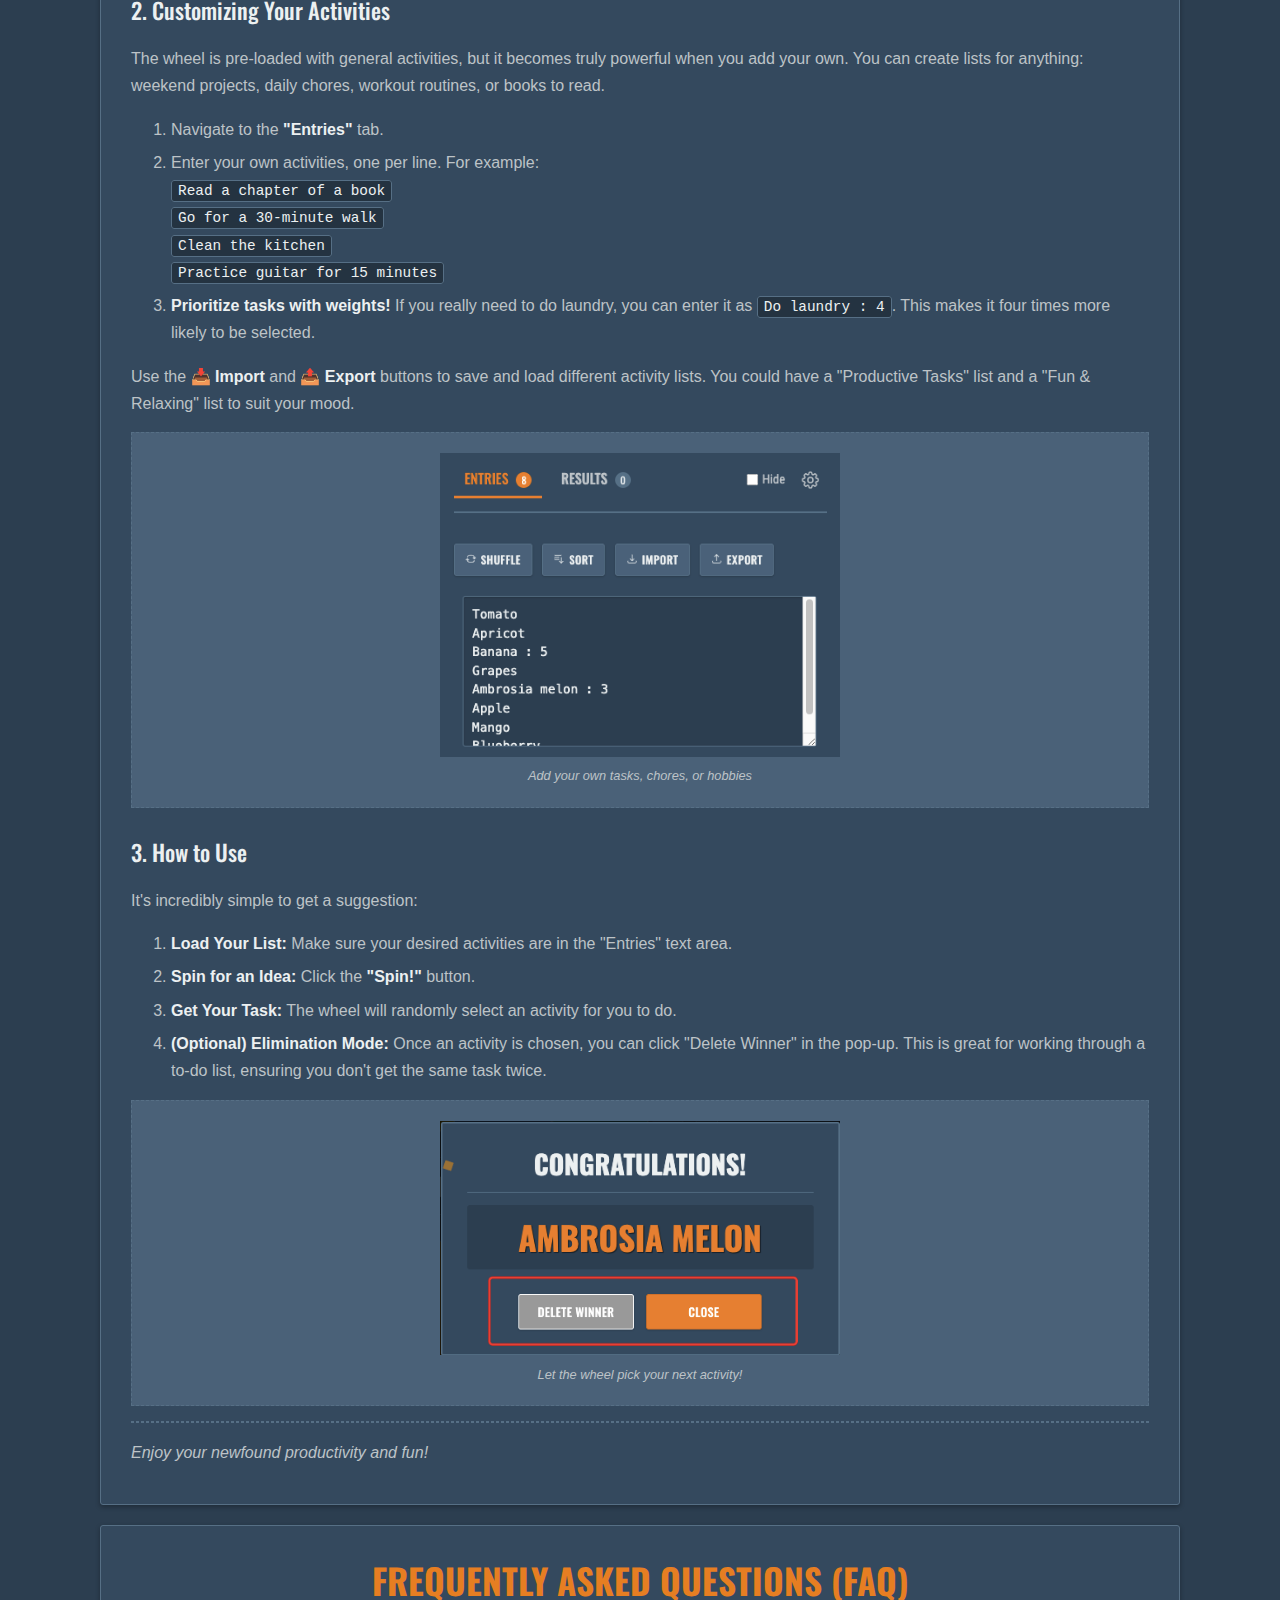
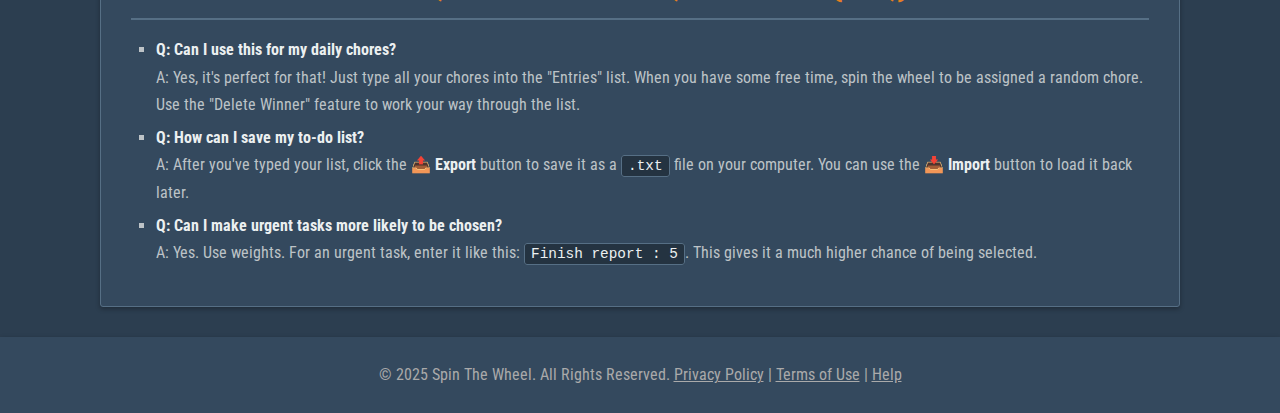
<file: what-to-do-wheel.html>
<!DOCTYPE html>
<html lang="en">
<head>
    <meta charset="UTF-8">
    <meta name="viewport" content="width=device-width, initial-scale=1.0">
    <title>What to Do Wheel - Random Activity Generator</title>
    <meta name="description" content="Feeling bored? Can't decide what to do? Spin the 'What to Do Wheel' for a random suggestion of activities, tasks, or fun things to do.">

    <meta property="og:title" content="What to Do Wheel - Random Activity Generator">
    <meta property="og:description" content="Feeling bored? Can't decide what to do? Spin the 'What to Do Wheel' for a random suggestion of activities, tasks, or fun things to do.">
    <meta property="og:type" content="website">
    <meta property="og:url" content="https://spinwheelonline.org/what-to-do-wheel.html"> 
    <meta property="og:image" content="./static/img/namepickerwheel-1.png">
    <meta property="og:image:alt" content="What to Do Wheel - Random Activity Generator">
    <meta property="og:site_name" content="Spin The Wheel">

    <!-- Twitter Card Meta Tags -->
    <meta name="twitter:card" content="summary_large_image">
    <meta name="twitter:title" content="What to Do Wheel - Random Activity Generator">
    <meta name="twitter:description" content="Feeling bored? Can't decide what to do? Spin the 'What to Do Wheel' for a random suggestion of activities, tasks, or fun things to do.">
    <meta name="twitter:image" content="./static/img/namepickerwheel-1.png">

    <link rel="canonical" href="https://spinwheelonline.org/what-to-do-wheel.html">
    <link rel="preconnect" href="https://fonts.googleapis.com">
    <link rel="preconnect" href="https://fonts.gstatic.com" crossorigin>
    <link href="https://fonts.googleapis.com/css2?family=Oswald:wght@400;500;700&family=Roboto+Condensed:wght@400;700&display=swap" rel="stylesheet">
    <link rel="stylesheet" href="./static/css/index.css">

    <link rel="apple-touch-icon" href="./apple-touch-icon.png">
    <link rel="icon" type="image/png" sizes="32x32" href="./favicon-32x32.png">
    <link rel="icon" type="image/png" sizes="16x16" href="./favicon-16x16.png">
    <link rel="manifest" href="./site.webmanifest">
</head>
<body>
    <nav class="navbar-industrial">
        <div class="navbar-brand">
            <h1><a href="/"> Spin The Wheel</a></h1>
        </div>
        <button class="navbar-toggler" aria-label="Toggle navigation" aria-expanded="false" aria-controls="navbarIndustrialNav">
            <span class="toggler-icon"></span>
            <span class="toggler-icon"></span>
            <span class="toggler-icon"></span>
        </button>
        <div class="navbar-collapse" id="navbarIndustrialNav">
            <ul class="navbar-nav">
                <li class="nav-item"><a href="/" class="nav-link">Home</a></li>
                <li class="nav-item"><a href="#trending-wheels" class="nav-link">tools</a></li>
                <li class="nav-item"><a href="#faq-section" class="nav-link">FAQ</a></li>
                <li class="nav-item"><a href="./user-guide.html" class="nav-link js-scroll-trigger">User Guide</a></li>
                 <li class="nav-item"><a href="./about-us.html" class="nav-link">about</a></li>
                <li class="nav-item"><a href="./contact-us.html" class="nav-link">contact</a></li>
            </ul>
        </div>
    </nav>
    <div class="main-content-wrapper" id="mainContentWrapper">
        <div class="wheel-section">
            <div class="container">
                <div class="wheel-container" id="wheelAreaContainer">
                    <canvas id="wheelCanvas"></canvas>
                    <div class="wheel-overlay"><span>Click to Spin!</span></div>
                    <div class="pointer"></div>
                </div>
            </div>
        </div>
        <div class="controls-section" id="controlsSection">
            <div class="container">
                <div class="controls-header">
                    <div class="tabs">
                        <button class="tab-button active" data-tab="entries">Entries <span class="tab-count" id="entriesCountEl">0</span></button>
                        <button class="tab-button" data-tab="results">Results <span class="tab-count" id="resultsCountEl">0</span></button>
                    </div>
                    <div class="header-actions">
                        <div class="hide-controls-checkbox">
                            <input type="checkbox" id="hideControlsCheckbox">
                            <label for="hideControlsLabel">Hide</label>
                        </div>
                        <button id="advancedSettingsButton" class="icon-button" title="Advanced Settings">
                            <svg xmlns="http://www.w3.org/2000/svg" fill="none" viewBox="0 0 24 24" stroke-width="1.5">
                              <path stroke-linecap="round" stroke-linejoin="round" d="M10.343 3.94c.09-.542.56-.94 1.11-.94h1.093c.55 0 1.02.398 1.11.94l.149.894c.07.424.384.764.78.93.398.164.855.142 1.205-.108l.737-.527a1.125 1.125 0 0 1 1.45.12l.773.774c.39.389.44 1.002.12 1.45l-.527.737c-.25.35-.272.806-.107 1.204.165.397.505.71.93.78l.893.15c.543.09.94.559.94 1.109v1.094c0 .55-.397 1.02-.94 1.11l-.894.149c-.424.07-.764.383-.929.78-.165.398-.143.854.107 1.204l.527.738c.32.447.269 1.06-.12 1.45l-.774.773a1.125 1.125 0 0 1-1.449.12l-.738-.527c-.35-.25-.806-.272-1.203-.107-.398.165-.71.505-.781.929l-.149.894c-.09.542-.56.94-1.11.94h-1.094c-.55 0-1.019-.398-1.11-.94l-.148-.894c-.071-.424-.384-.764-.781-.93-.398-.164-.854-.142-1.204.108l-.738.527c-.447.32-1.06.269-1.45-.12l-.773-.774a1.125 1.125 0 0 1-.12-1.45l.527-.737c.25-.35.272-.806.108-1.204-.165-.397-.506-.71-.93-.78l-.894-.15c-.542-.09-.94-.56-.94-1.109v-1.094c0-.55.398-1.02.94-1.11l.894-.149c.424-.07.765-.383.93-.78.165-.398.143-.854-.108-1.204l-.526-.738a1.125 1.125 0 0 1 .12-1.45l.773-.773a1.125 1.125 0 0 1 1.45-.12l.737.527c.35.25.807.272 1.204.107.397-.165.71-.505.78-.929l.15-.894Z" />
                              <path stroke-linecap="round" stroke-linejoin="round" d="M15 12a3 3 0 1 1-6 0 3 3 0 0 1 6 0Z" />
                            </svg>
                        </button>
                        <button class="icon-button" title="User Guide"><a href="./user-guide.html" style="color:#ccc" title="User Guide">
                        <svg xmlns="http://www.w3.org/2000/svg" fill="none" viewBox="0 0 24 24" stroke-width="1.5" stroke="currentColor">
                          <path stroke-linecap="round" stroke-linejoin="round" d="M9.879 7.519c1.171-1.025 3.071-1.025 4.242 0 1.172 1.025 1.172 2.687 0 3.712-.203.179-.43.326-.67.442-.745.361-1.45.999-1.45 1.827v.75M21 12a9 9 0 1 1-18 0 9 9 0 0 1 18 0Zm-9 5.25h.008v.008H12v-.008Z" />
                        </svg></a>
                        </button>
                    </div>
                </div>

                <div id="advancedSettingsPanel" class="advanced-settings-panel collapsed">
                    <h2>Advanced Settings</h2>
                    <div class="settings-content">
                        <div class="setting-item">
                            <label for="soundToggleCheckbox">Enable Sounds : </label>
                            <input type="checkbox" id="soundToggleCheckbox">
                        </div>
                        <div class="setting-item">
                            <label for="spinDurationInput">Base Spin Duration (seconds) : </label>
                            <input type="number" id="spinDurationInput" min="1" max="10" step="0.5">
                        </div>
                        <div class="setting-item">
                            <label for="fontFamilySelect">Font Family : </label>
                            <select id="fontFamilySelect"></select>
                        </div>
                        <div class="setting-item">
                            <label for="fontSizeInput">Font Size (px) : </label>
                            <input type="number" id="fontSizeInput" min="8" max="24" step="1">
                        </div>
                        <hr>
                        <div class="custom-colors-section">
                            <p>Custom Segment Colors (Overrides Theme):</p>
                            <div id="customColorPickersContainer" class="custom-color-pickers">
                            </div>
                            <button id="resetCustomColorsButton" class="action-buttons" style="margin-top: 15px; font-size: 0.8rem; padding: 4px 8px;">Reset Custom Colors</button>
                        </div>
                    </div>
                </div>

                <div class="action-buttons">
                    <button id="shuffleButton">
                        <span class="icon">
                            <svg xmlns="http://www.w3.org/2000/svg" fill="none" viewBox="0 0 24 24" stroke-width="1.5">
                               <path stroke-linecap="round" stroke-linejoin="round" d="M19.5 12c0-1.232-.046-2.453-.138-3.662a4.006 4.006 0 0 0-3.7-3.7 48.678 48.678 0 0 0-7.324 0 4.006 4.006 0 0 0-3.7 3.7c-.017.22-.032.441-.046.662M19.5 12l3-3m-3 3-3-3m-12 3c0 1.232.046 2.453.138 3.662a4.006 4.006 0 0 0 3.7 3.7 48.656 48.656 0 0 0 7.324 0 4.006 4.006 0 0 0 3.7-3.7c.017-.22.032-.441.046-.662M4.5 12l3 3m-3-3-3 3" />
                            </svg>
                        </span> Shuffle
                    </button>
                    <button id="sortButton">
                        <span class="icon">
                            <svg xmlns="http://www.w3.org/2000/svg" fill="none" viewBox="0 0 24 24" stroke-width="1.5">
                              <path stroke-linecap="round" stroke-linejoin="round" d="M3 4.5h14.25M3 9h9.75M3 13.5h9.75m4.5-4.5v12m0 0-3.75-3.75M17.25 21 21 17.25" />
                            </svg>
                        </span> Sort
                    </button>
                    <button id="deduplicateButton">
                        <span class="icon">
                        <svg xmlns="http://www.w3.org/2000/svg" fill="none" viewBox="0 0 24 24" stroke-width="1.5" stroke="currentColor">
                          <path stroke-linecap="round" stroke-linejoin="round" d="M15.75 17.25v3.375c0 .621-.504 1.125-1.125 1.125h-9.75a1.125 1.125 0 0 1-1.125-1.125V7.875c0-.621.504-1.125 1.125-1.125H6.75a9.06 9.06 0 0 1 1.5.124m7.5 10.376h3.375c.621 0 1.125-.504 1.125-1.125V11.25c0-4.46-3.243-8.161-7.5-8.876a9.06 9.06 0 0 0-1.5-.124H9.375c-.621 0-1.125.504-1.125 1.125v3.5m7.5 10.375H9.375a1.125 1.125 0 0 1-1.125-1.125v-9.25m12 6.625v-1.875a3.375 3.375 0 0 0-3.375-3.375h-1.5a1.125 1.125 0 0 1-1.125-1.125v-1.5a3.375 3.375 0 0 0-3.375-3.375H9.75" />
                        </svg>
                        </span> Deduplicate
                    </button>
                    <button id="importButton">
                        <span class="icon">
                            <svg xmlns="http://www.w3.org/2000/svg" fill="none" viewBox="0 0 24 24" stroke-width="1.5">
                              <path stroke-linecap="round" stroke-linejoin="round" d="M3 16.5v2.25A2.25 2.25 0 005.25 21h13.5A2.25 2.25 0 0021 18.75V16.5M16.5 12L12 16.5m0 0L7.5 12m4.5 4.5V3" />
                            </svg>
                        </span> Import
                    </button>
                    <button id="exportButton">
                        <span class="icon">
                            <svg xmlns="http://www.w3.org/2000/svg" fill="none" viewBox="0 0 24 24" stroke-width="1.5">
                              <path stroke-linecap="round" stroke-linejoin="round" d="M3 16.5v2.25A2.25 2.25 0 005.25 21h13.5A2.25 2.25 0 0021 18.75V16.5m-13.5-9L12 3m0 0l4.5 4.5M12 3v13.5" />
                            </svg>
                        </span> Export
                    </button>
                    <input type="file" id="fileInput" accept=".txt" style="display: none;">
                </div>
                <textarea id="itemsInput" rows="7" placeholder="Enter activities one per line... (e.g., Watch a Movie)"></textarea>
                <div id="resultsListArea" placeholder="Results will appear here..."></div>
                 <div class="theme-selector-container">
                    <label for="colorThemeSelect">Color Theme:</label>
                    <select id="colorThemeSelect"></select>
                </div>
                <div class="main-controls">
                    <button id="updateButton">Update Wheel</button>
                    <button id="spinButton">Spin!</button>
                </div>
                <div class="result-display" id="resultDisplay">Spin to select!</div>
            </div>
        </div>
        <button id="showControlsButton">Show Controls</button>
    </div>
    <div id="celebrationContainer"></div>

    <div class="modal-overlay" id="winnerModalOverlay">
        <div class="modal" id="winnerModal">
            <div class="modal-content">
                <div class="modal-title-main">You Should...</div>
                <div class="winner-name" id="modalWinnerName">Winner Name</div>
                <div class="modal-actions">
                    <button class="modal-button-style delete" id="modalRemoveButton">Delete Winner</button>
                    <button class="modal-button-style close" id="modalCloseButton">Close</button>
                </div>
            </div>
        </div>
    </div>
        <div class="manual-section-wrapper" style="margin-bottom:0;">
 <div class="manual-section" id="trending-wheels" style="padding-bottom: 25px;">
     <h2 style="margin-top:0; text-align:center;">Trending Wheels</h2>
     <div class="trending-links-container">
         <a href="/" class="trending-link">
            <svg xmlns="http://www.w3.org/2000/svg" fill="none" viewBox="0 0 24 24" stroke-width="1.5" stroke="currentColor">
              <path stroke-linecap="round" stroke-linejoin="round" d="M9 12.75 11.25 15 15 9.75M21 12c0 1.268-.63 2.39-1.593 3.068a3.745 3.745 0 0 1-1.043 3.296 3.745 3.745 0 0 1-3.296 1.043A3.745 3.745 0 0 1 12 21c-1.268 0-2.39-.63-3.068-1.593a3.746 3.746 0 0 1-3.296-1.043 3.745 3.745 0 0 1-1.043-3.296A3.745 3.745 0 0 1 3 12c0-1.268.63-2.39 1.593-3.068a3.745 3.745 0 0 1 1.043-3.296 3.746 3.746 0 0 1 3.296-1.043A3.746 3.746 0 0 1 12 3c1.268 0 2.39.63 3.068 1.593a3.746 3.746 0 0 1 3.296 1.043 3.746 3.746 0 0 1 1.043 3.296A3.745 3.745 0 0 1 21 12Z" />
            </svg>
             <span>Random picker / Lucky Wheel</span>
         </a>

         <a href="truth-or-dare-wheel.html" class="trending-link">
            <svg xmlns="http://www.w3.org/2000/svg" fill="none" viewBox="0 0 24 24" stroke-width="1.5" stroke="currentColor">
              <path stroke-linecap="round" stroke-linejoin="round" d="M21 8.25c0-2.485-2.099-4.5-4.688-4.5-1.935 0-3.597 1.126-4.312 2.733-.715-1.607-2.377-2.733-4.313-2.733C5.1 3.75 3 5.765 3 8.25c0 7.22 9 12 9 12s9-4.78 9-12Z" />
            </svg>
             <span>Truth or Dare Wheel</span>
         </a>

         <a href="yes-or-no-wheel.html" class="trending-link">
             <svg xmlns="http://www.w3.org/2000/svg" fill="none" viewBox="0 0 24 24" stroke="currentColor">
               <path stroke-linecap="round" stroke-linejoin="round" d="M9.879 7.519c1.171-1.025 3.071-1.025 4.242 0 1.172 1.025 1.172 2.687 0
      3.712-.203.179-.43.326-.67.442-.745.361-1.45.999-1.45 1.827v.75M21 12a9 9 0 11-18 0 9 9 0 0118 0zm-9 5.25h.008v.008H12v-.008z" />
             </svg>
             <span>Yes or No Wheel</span>
         </a>

         <a href="what-to-do-wheel.html" class="trending-link">
            <svg xmlns="http://www.w3.org/2000/svg" fill="none" viewBox="0 0 24 24" stroke-width="1.5" stroke="currentColor">
              <path stroke-linecap="round" stroke-linejoin="round" d="M8.242 5.992h12m-12 6.003H20.24m-12 5.999h12M4.117 7.495v-3.75H2.99m1.125 3.75H2.99m1.125 0H5.24m-1.92 2.577a1.125 1.125 0 1 1 1.591 1.59l-1.83 1.83h2.16M2.99 15.745h1.125a1.125 1.125 0 0 1 0 2.25H3.74m0-.002h.375a1.125 1.125 0 0 1 0 2.25H2.99" />
            </svg>
             <span>What to Do Today Wheel</span>
         </a>

         <a href="what-to-eat-wheel.html" class="trending-link">
            <svg xmlns="http://www.w3.org/2000/svg" fill="none" viewBox="0 0 24 24" stroke-width="1.5" stroke="currentColor">
              <path stroke-linecap="round" stroke-linejoin="round" d="M12 8.25v-1.5m0 1.5c-1.355 0-2.697.056-4.024.166C6.845 8.51 6 9.473 6 10.608v2.513m6-4.871c1.355 0 2.697.056 4.024.166C17.155 8.51 18 9.473 18 10.608v2.513M15 8.25v-1.5m-6 1.5v-1.5m12 9.75-1.5.75a3.354 3.354 0 0 1-3 0 3.354 3.354 0 0 0-3 0 3.354 3.354 0 0 1-3 0 3.354 3.354 0 0 0-3 0 3.354 3.354 0 0 1-3 0L3 16.5m15-3.379a48.474 48.474 0 0 0-6-.371c-2.032 0-4.034.126-6 .371m12 0c.39.049.777.102 1.163.16 1.07.16 1.837 1.094 1.837 2.175v5.169c0 .621-.504 1.125-1.125 1.125H4.125A1.125 1.125 0 0 1 3 20.625v-5.17c0-1.08.768-2.014 1.837-2.174A47.78 47.78 0 0 1 6 13.12M12.265 3.11a.375.375 0 1 1-.53 0L12 2.845l.265.265Zm-3 0a.375.375 0 1 1-.53 0L9 2.845l.265.265Zm6 0a.375.375 0 1 1-.53 0L15 2.845l.265.265Z" />
            </svg>
             <span>Where / What to Eat Wheel</span>
         </a>

        <a href="magic-8-ball-wheel.html" class="trending-link">
            <svg xmlns="http://www.w3.org/2000/svg" fill="none" viewBox="0 0 24 24" stroke-width="1.5" stroke="currentColor">
                <path stroke-linecap="round" stroke-linejoin="round" d="M21.75 9v.906a2.25 2.25 0 01-1.183 1.981l-6.478 3.488M2.25 9v.906a2.25 2.25 0 001.183 1.981l6.478 3.488m8.868-1.455L15 7.5m5.25 3.75L15 7.5m0 0L9.75 11.25m5.25-3.75L9.75 3.75m0 0L4.5 7.5m5.25-3.75L4.5 11.25m0 0L2.25 9.75M15 12l-3 3m0 0l-3-3m3 3V15" />
            </svg>
            <span>Magic 8-Ball Wheel</span>
        </a>

        <a href="dice-roller-wheel.html" class="trending-link">
            <svg xmlns="http://www.w3.org/2000/svg" fill="none" viewBox="0 0 24 24" stroke-width="1.5" stroke="currentColor">
                <path stroke-linecap="round" stroke-linejoin="round" d="M21 7.5l-9-5.25L3 7.5m18 0l-9 5.25m9-5.25v9l-9 5.25M3 7.5l9 5.25M3 7.5v9l9 5.25m0-9v9" />
            </svg>
            <span>Dice Roller</span>
        </a>

        <a href="letter-randomizer-wheel.html" class="trending-link">
            <svg xmlns="http://www.w3.org/2000/svg" fill="none" viewBox="0 0 24 24" stroke-width="1.5" stroke="currentColor">
                <path stroke-linecap="round" stroke-linejoin="round" d="M7.5 8.25h9m-9 3H12m-1.5 3h1.5m-6.375 3h11.25c.621 0 1.125-.504 1.125-1.125V4.875c0-.621-.504-1.125-1.125-1.125H5.625c-.621 0-1.125.504-1.125 1.125v14.25c0 .621.504 1.125 1.125 1.125z" />
            </svg>
            <span>Letter Randomizer</span>
        </a>
        <a href="emotion-wheel.html" class="trending-link">
            <svg xmlns="http://www.w3.org/2000/svg" fill="none" viewBox="0 0 24 24" stroke-width="1.5" stroke="currentColor" class="size-6">
              <path stroke-linecap="round" stroke-linejoin="round" d="M15.182 15.182a4.5 4.5 0 0 1-6.364 0M21 12a9 9 0 1 1-18 0 9 9 0 0 1 18 0ZM9.75 9.75c0 .414-.168.75-.375.75S9 10.164 9 9.75 9.168 9 9.375 9s.375.336.375.75Zm-.375 0h.008v.015h-.008V9.75Zm5.625 0c0 .414-.168.75-.375.75s-.375-.336-.375-.75.168-.75.375-.75.375.336.375.75Zm-.375 0h.008v.015h-.008V9.75Z" />
            </svg>
            <span>Emotion Wheel / Feeling Wheel</span>
        </a>
     </div>
 </div>
</div>
        <div class="manual-section-wrapper" style="margin-bottom:0;">
        <div id="user-manual-main" class="manual-section">
            <h2>How to Use the What to Do Wheel</h2>

            <h3 id="introduction">1. Introduction</h3>
            <p>Stuck in a rut? Can't decide what to do with your free time? The What to Do Wheel is your personal random activity generator! It's perfect for overcoming boredom, managing a list of chores, or finding a new hobby. Just spin the wheel and let a random suggestion kickstart your next activity.</p>
            <div class="placeholder-image">
                <img src="./static/img/namepickerwheel-1.png" alt="The main interface of the What to Do Wheel">
                <p>The What to Do Wheel interface</p>
            </div>

            <h3 id="customizing-options">2. Customizing Your Activities</h3>
            <p>The wheel is pre-loaded with general activities, but it becomes truly powerful when you add your own. You can create lists for anything: weekend projects, daily chores, workout routines, or books to read.</p>
            <ol>
                <li>Navigate to the <strong>"Entries"</strong> tab.</li>
                <li>Enter your own activities, one per line. For example:
                    <br>
                    <code>Read a chapter of a book</code><br>
                    <code>Go for a 30-minute walk</code><br>
                    <code>Clean the kitchen</code><br>
                    <code>Practice guitar for 15 minutes</code>
                </li>
                <li><strong>Prioritize tasks with weights!</strong> If you really need to do laundry, you can enter it as <code>Do laundry : 4</code>. This makes it four times more likely to be selected.</li>
            </ol>
            <p>Use the <strong>📥 Import</strong> and <strong>📤 Export</strong> buttons to save and load different activity lists. You could have a "Productive Tasks" list and a "Fun & Relaxing" list to suit your mood.</p>
            <div class="placeholder-image">
                <img src="./static/img/entries-5.png" alt="The entries tab is where you customize your activity list">
                <p>Add your own tasks, chores, or hobbies</p>
            </div>

            <h3 id="how-to-use">3. How to Use</h3>
            <p>It's incredibly simple to get a suggestion:</p>
            <ol>
                <li><strong>Load Your List:</strong> Make sure your desired activities are in the "Entries" text area.</li>
                <li><strong>Spin for an Idea:</strong> Click the <strong>"Spin!"</strong> button.</li>
                <li><strong>Get Your Task:</strong> The wheel will randomly select an activity for you to do.</li>
                <li><strong>(Optional) Elimination Mode:</strong> Once an activity is chosen, you can click "Delete Winner" in the pop-up. This is great for working through a to-do list, ensuring you don't get the same task twice.</li>
            </ol>
            <div class="placeholder-image">
                <img src="./static/img/winner-modal-13.png" alt="The Winner Modal showing the chosen activity">
                <p>Let the wheel pick your next activity!</p>
            </div>
            
            <hr>
            <p><em>Enjoy your newfound productivity and fun!</em></p>
        </div></div>

<div id="faq-section" class="manual-section container" style="margin-top:20px;">
    <h2>Frequently Asked Questions (FAQ)</h2>
    <ul>
        <li><strong>Q: Can I use this for my daily chores?</strong><br>
            A: Yes, it's perfect for that! Just type all your chores into the "Entries" list. When you have some free time, spin the wheel to be assigned a random chore. Use the "Delete Winner" feature to work your way through the list.
        </li>
        <li><strong>Q: How can I save my to-do list?</strong><br>
            A: After you've typed your list, click the <strong>📤 Export</strong> button to save it as a <code>.txt</code> file on your computer. You can use the <strong>📥 Import</strong> button to load it back later.
        </li>
        <li><strong>Q: Can I make urgent tasks more likely to be chosen?</strong><br>
            A: Yes. Use weights. For an urgent task, enter it like this: <code>Finish report : 5</code>. This gives it a much higher chance of being selected.
        </li>
    </ul>
</div>
<footer>
    <p>© 2025 Spin The Wheel. All Rights Reserved. <a href="./privacy-policy.html">Privacy Policy</a> | <a href="./terms-of-use.html">Terms of Use</a> | <a href="./user-guide.html">Help</a></p>
</footer>

<script src="./static/js/wheel.js"></script>
</body>
</html>
</file>
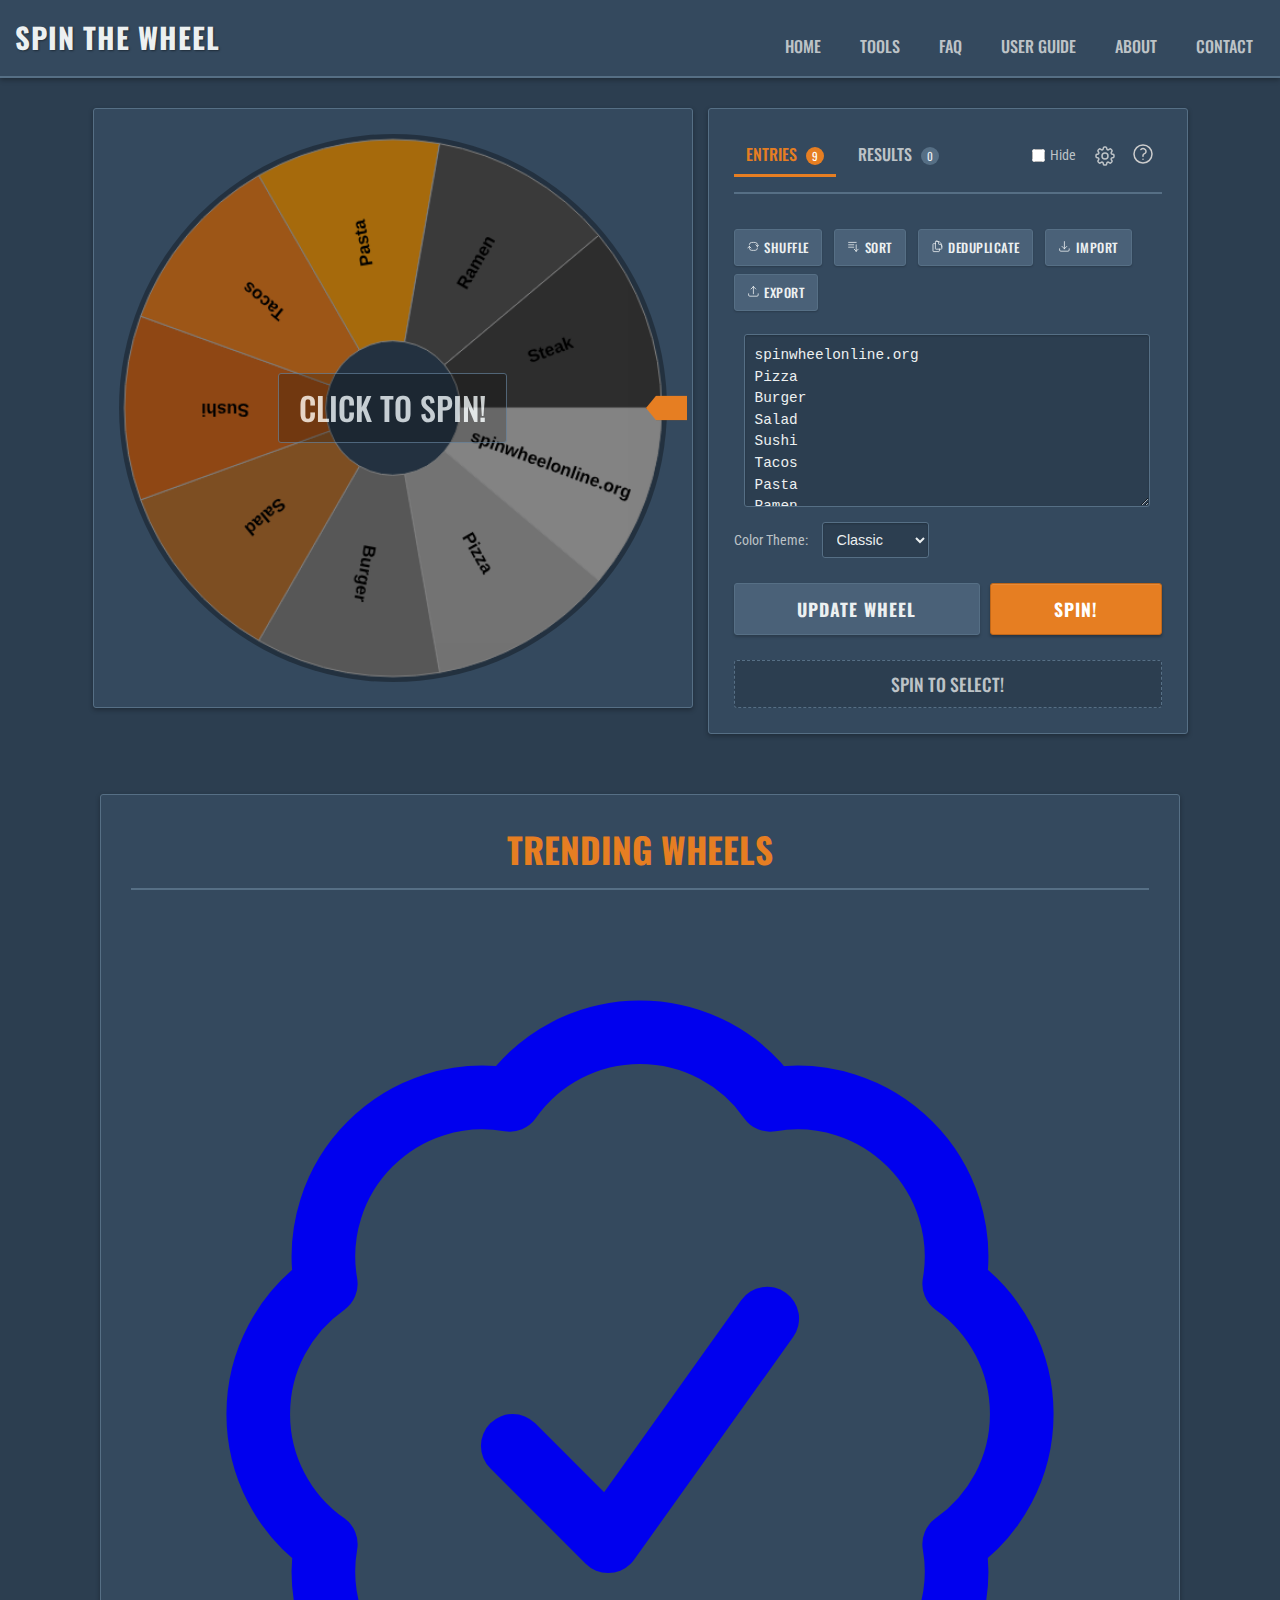
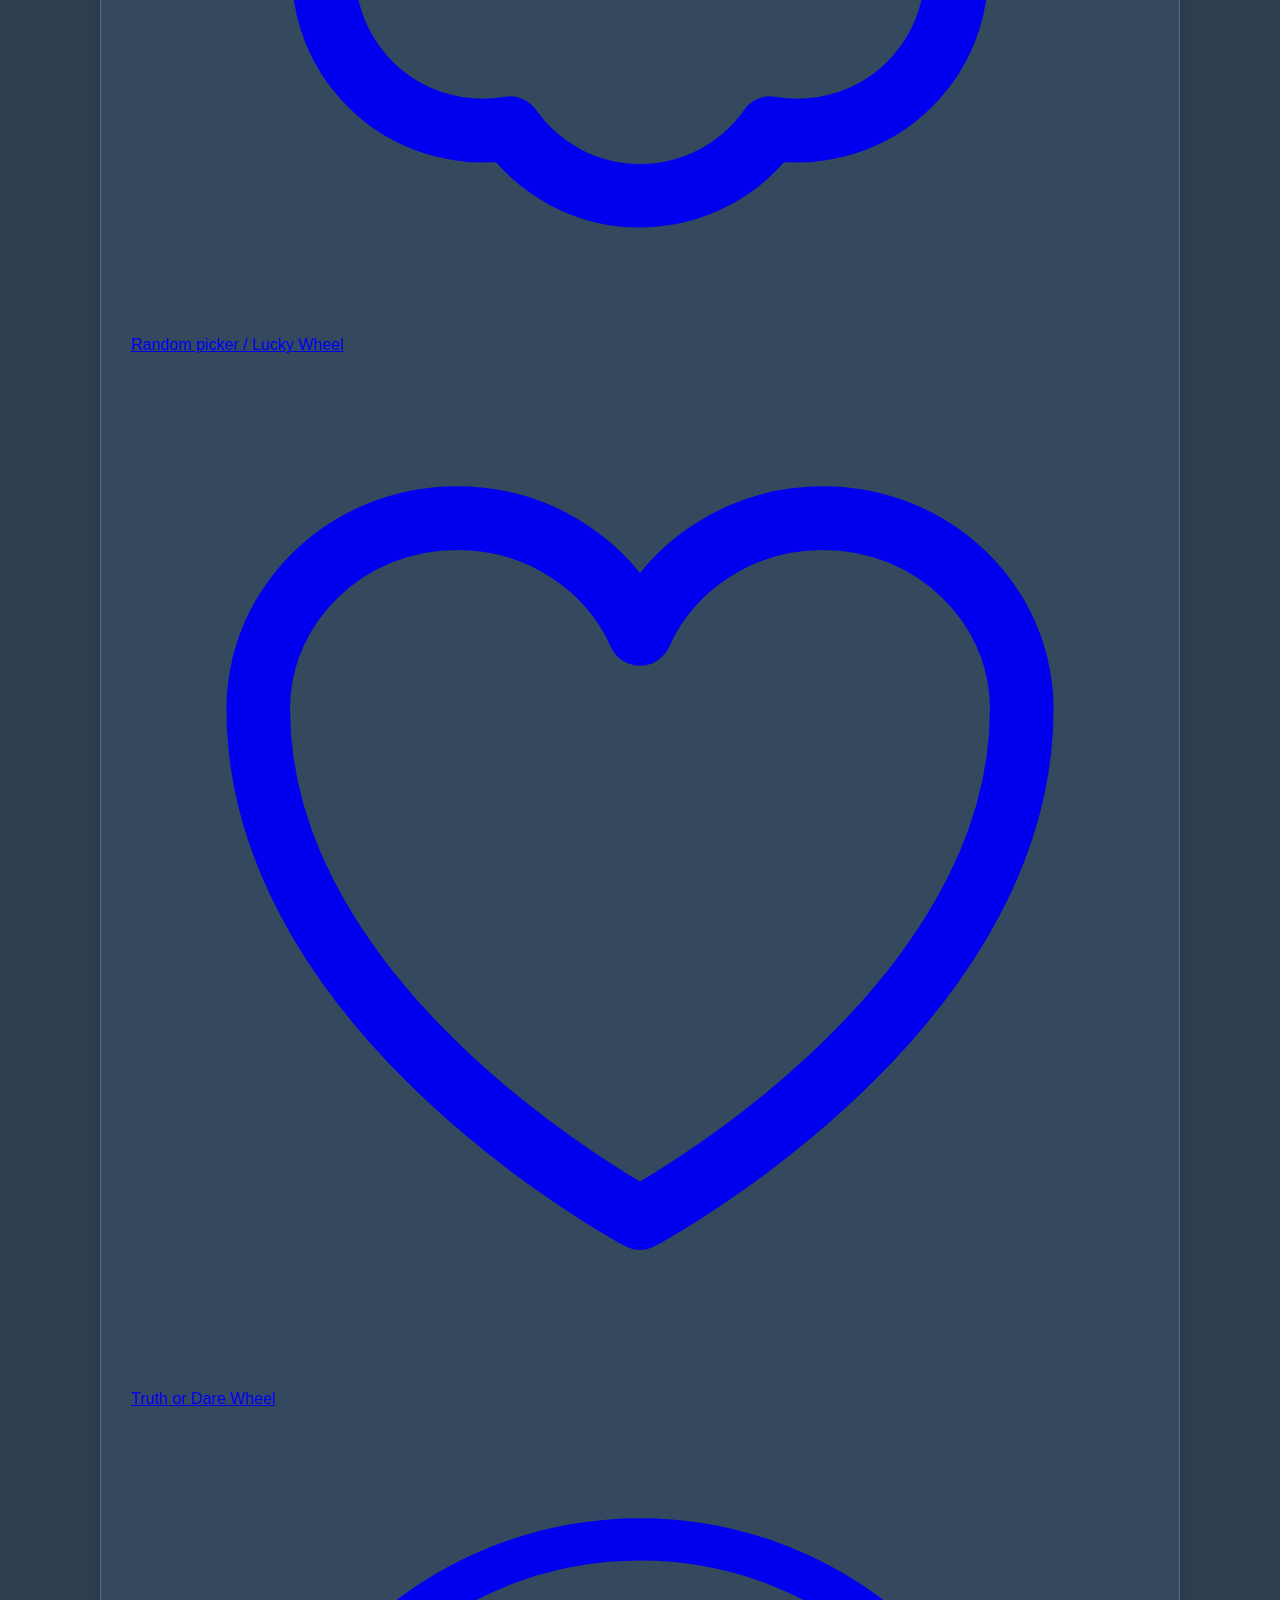
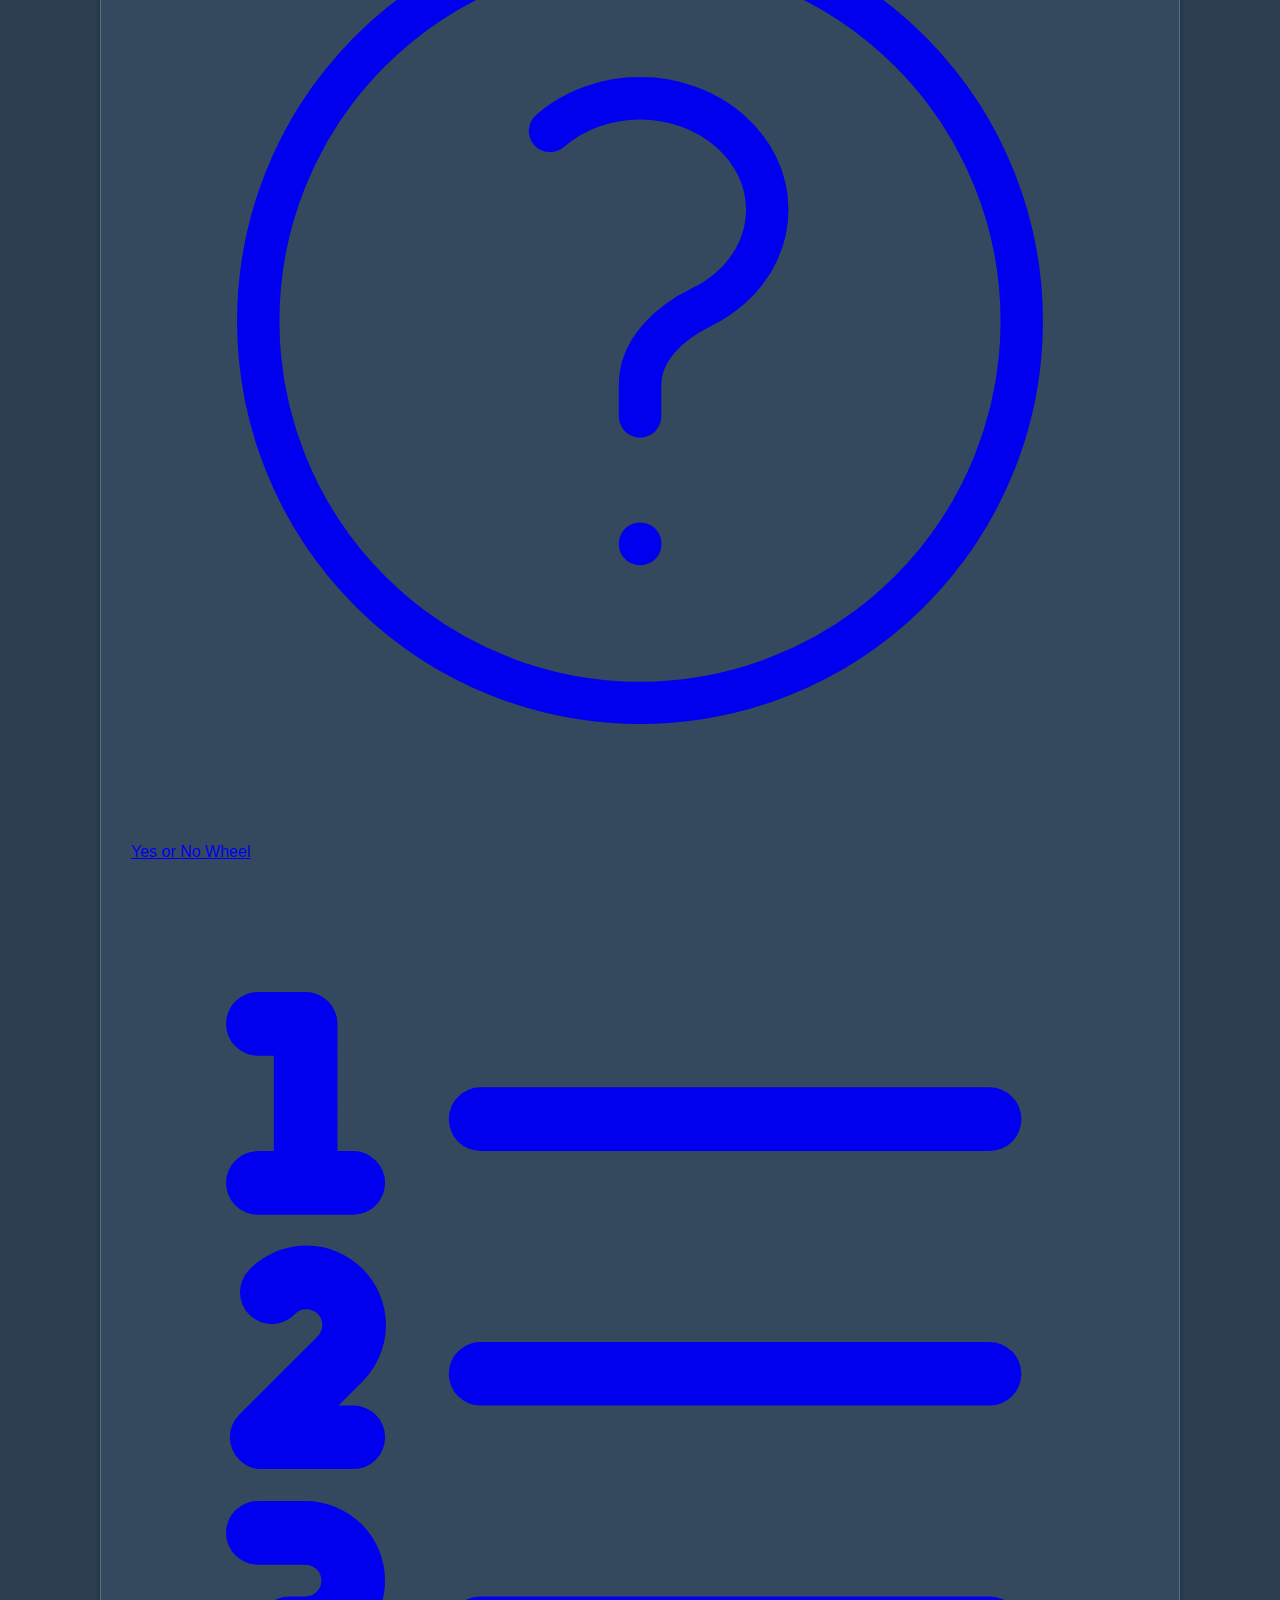
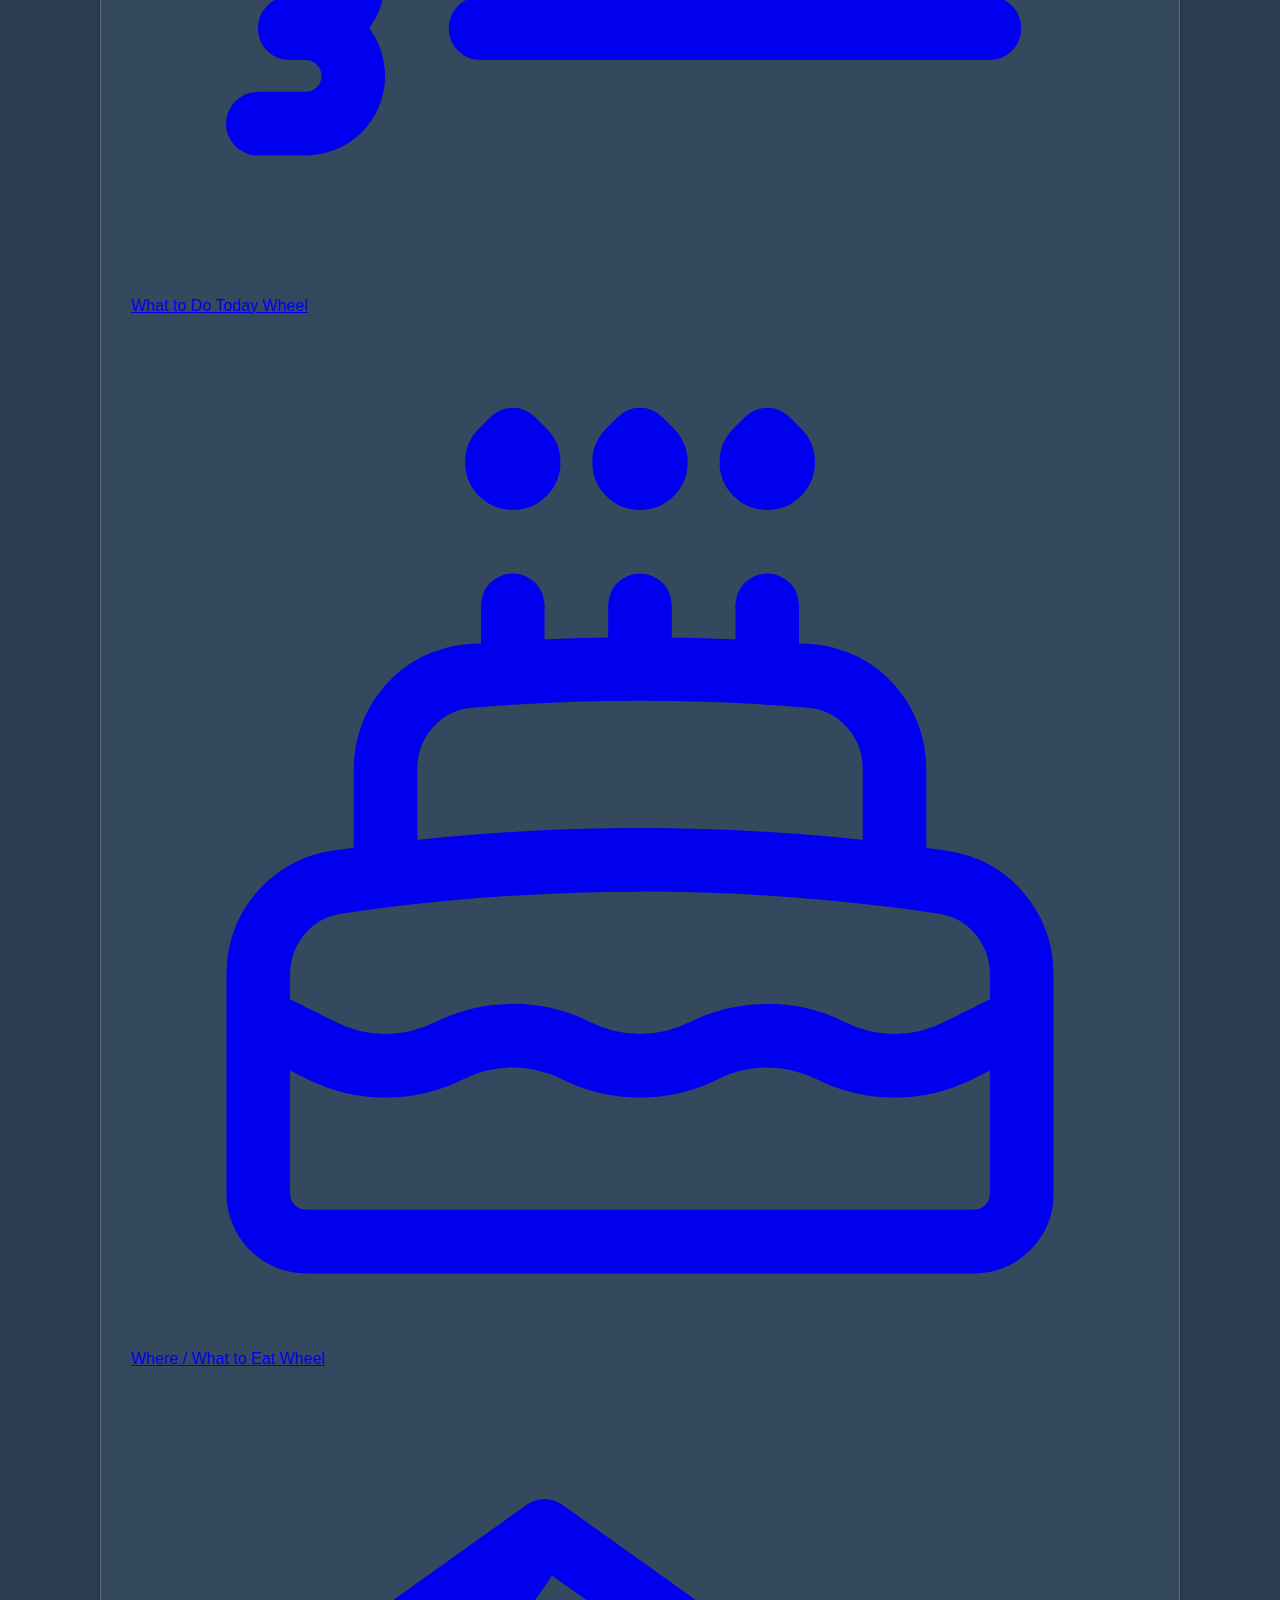
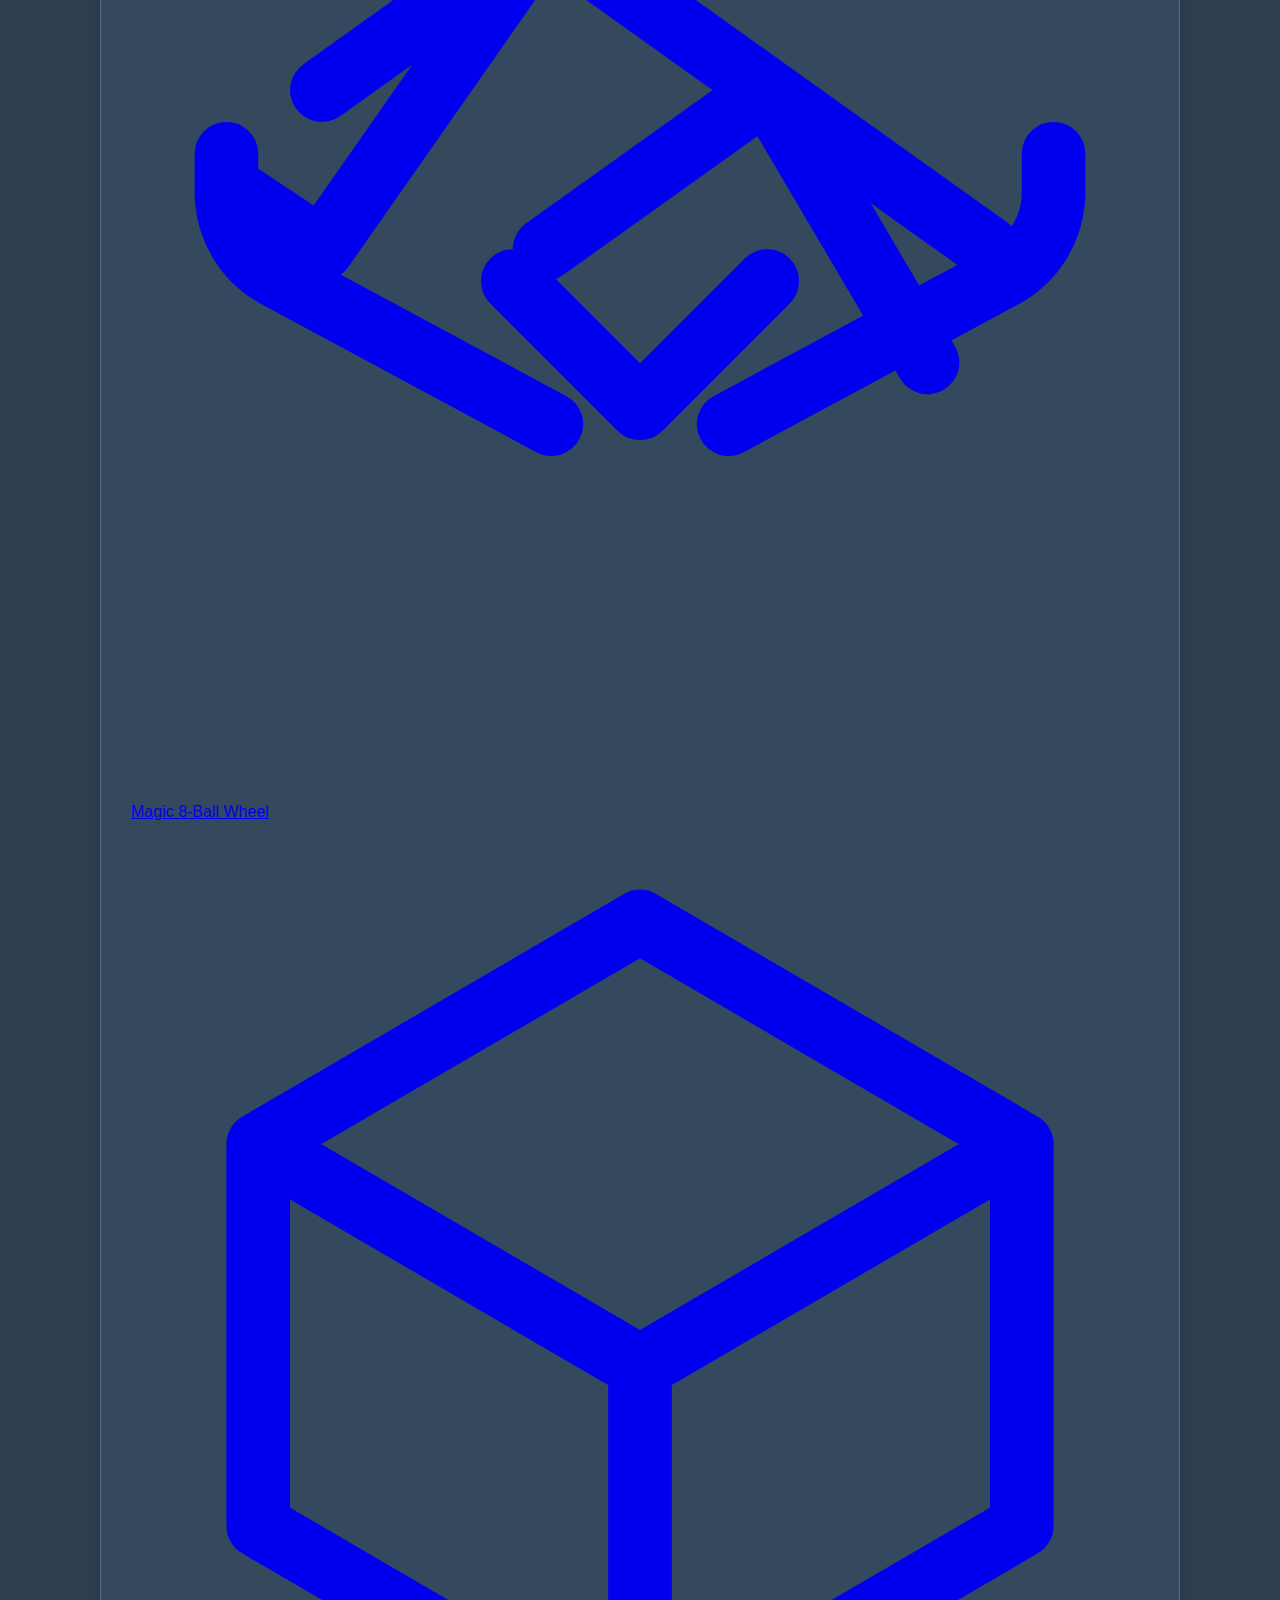
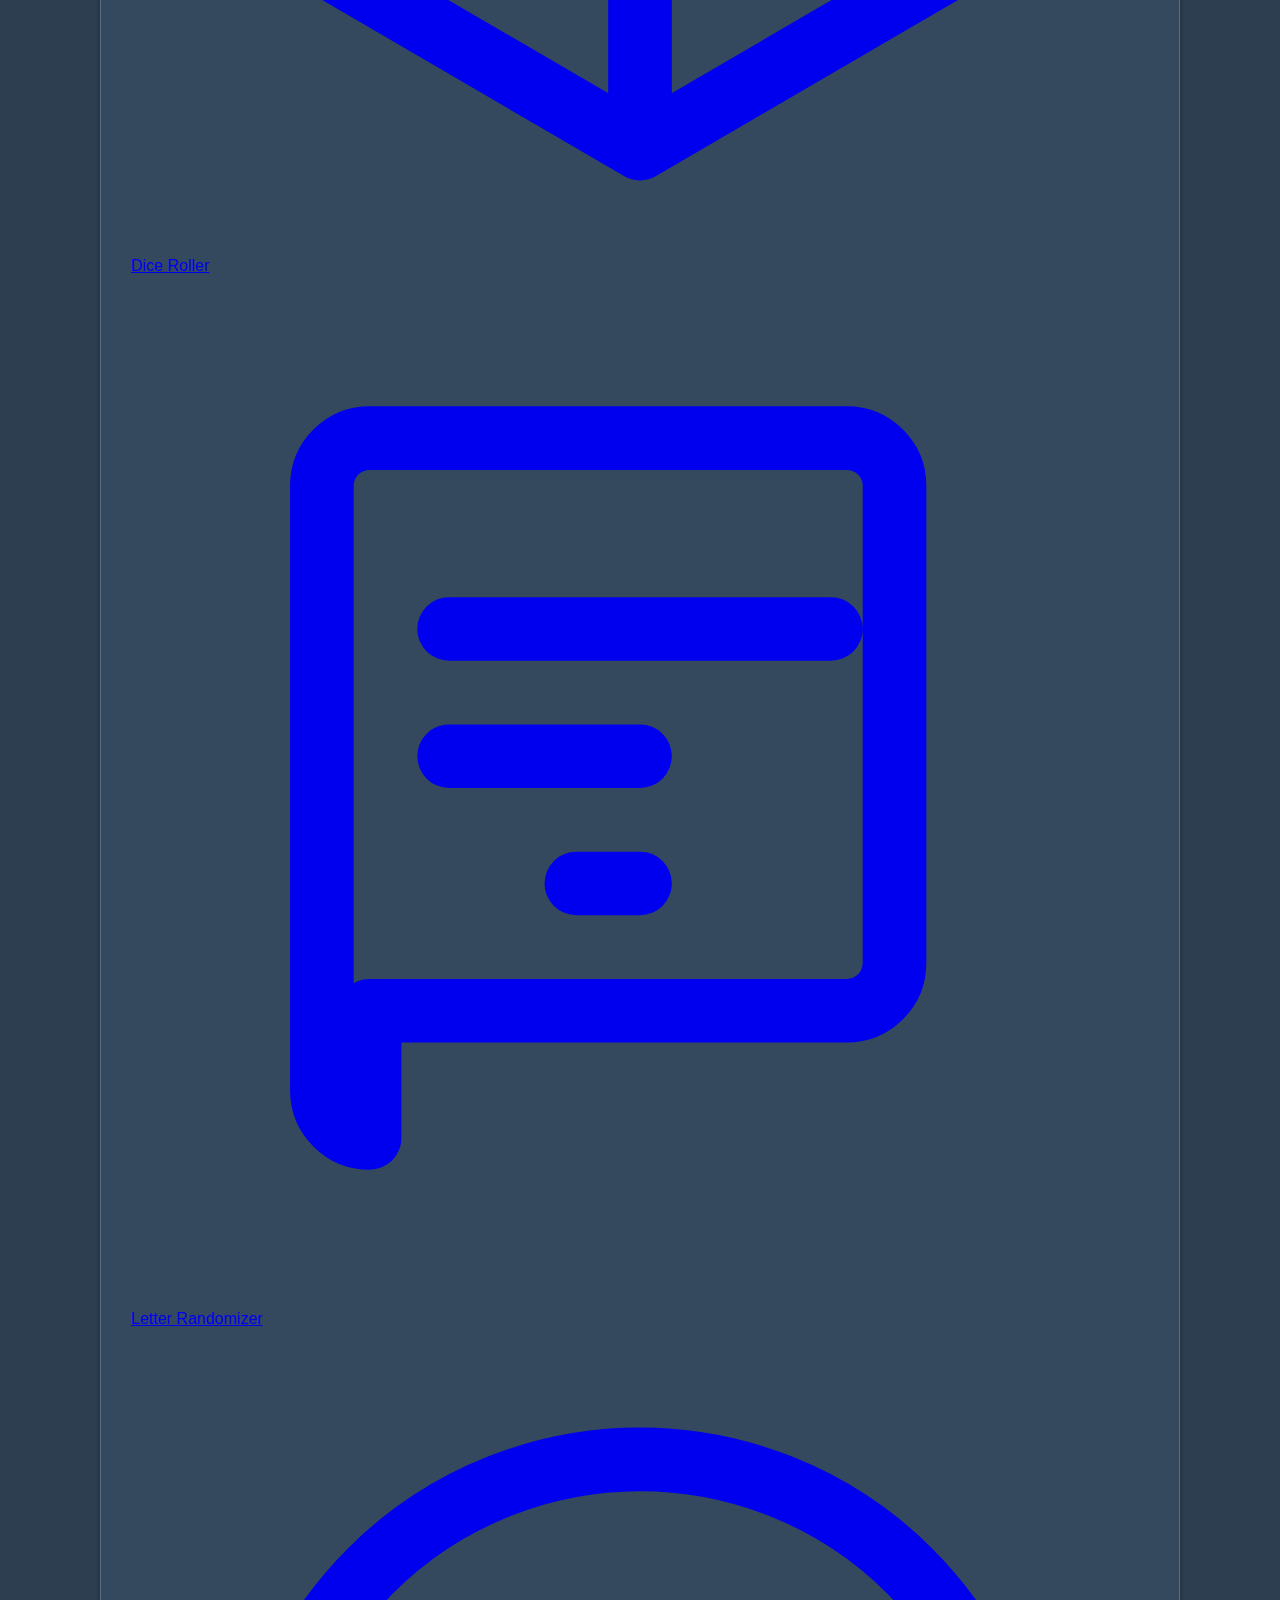
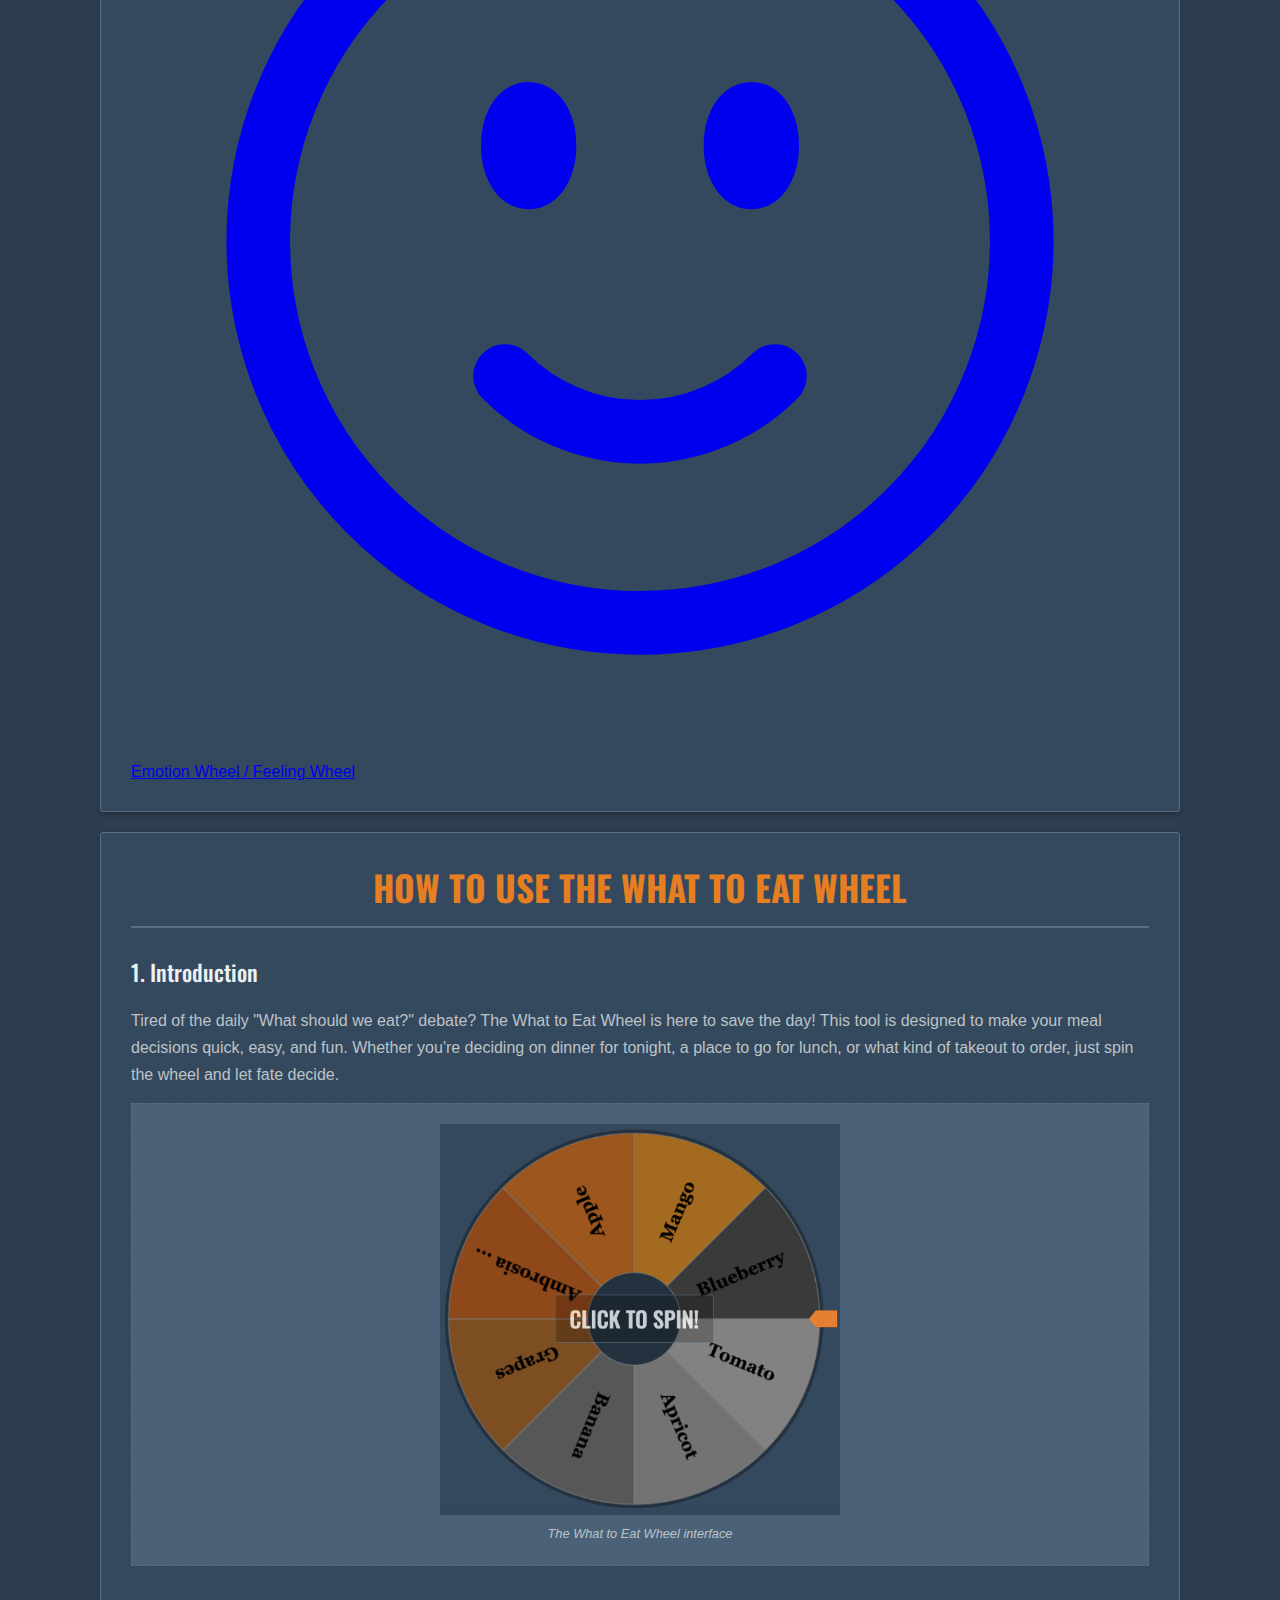
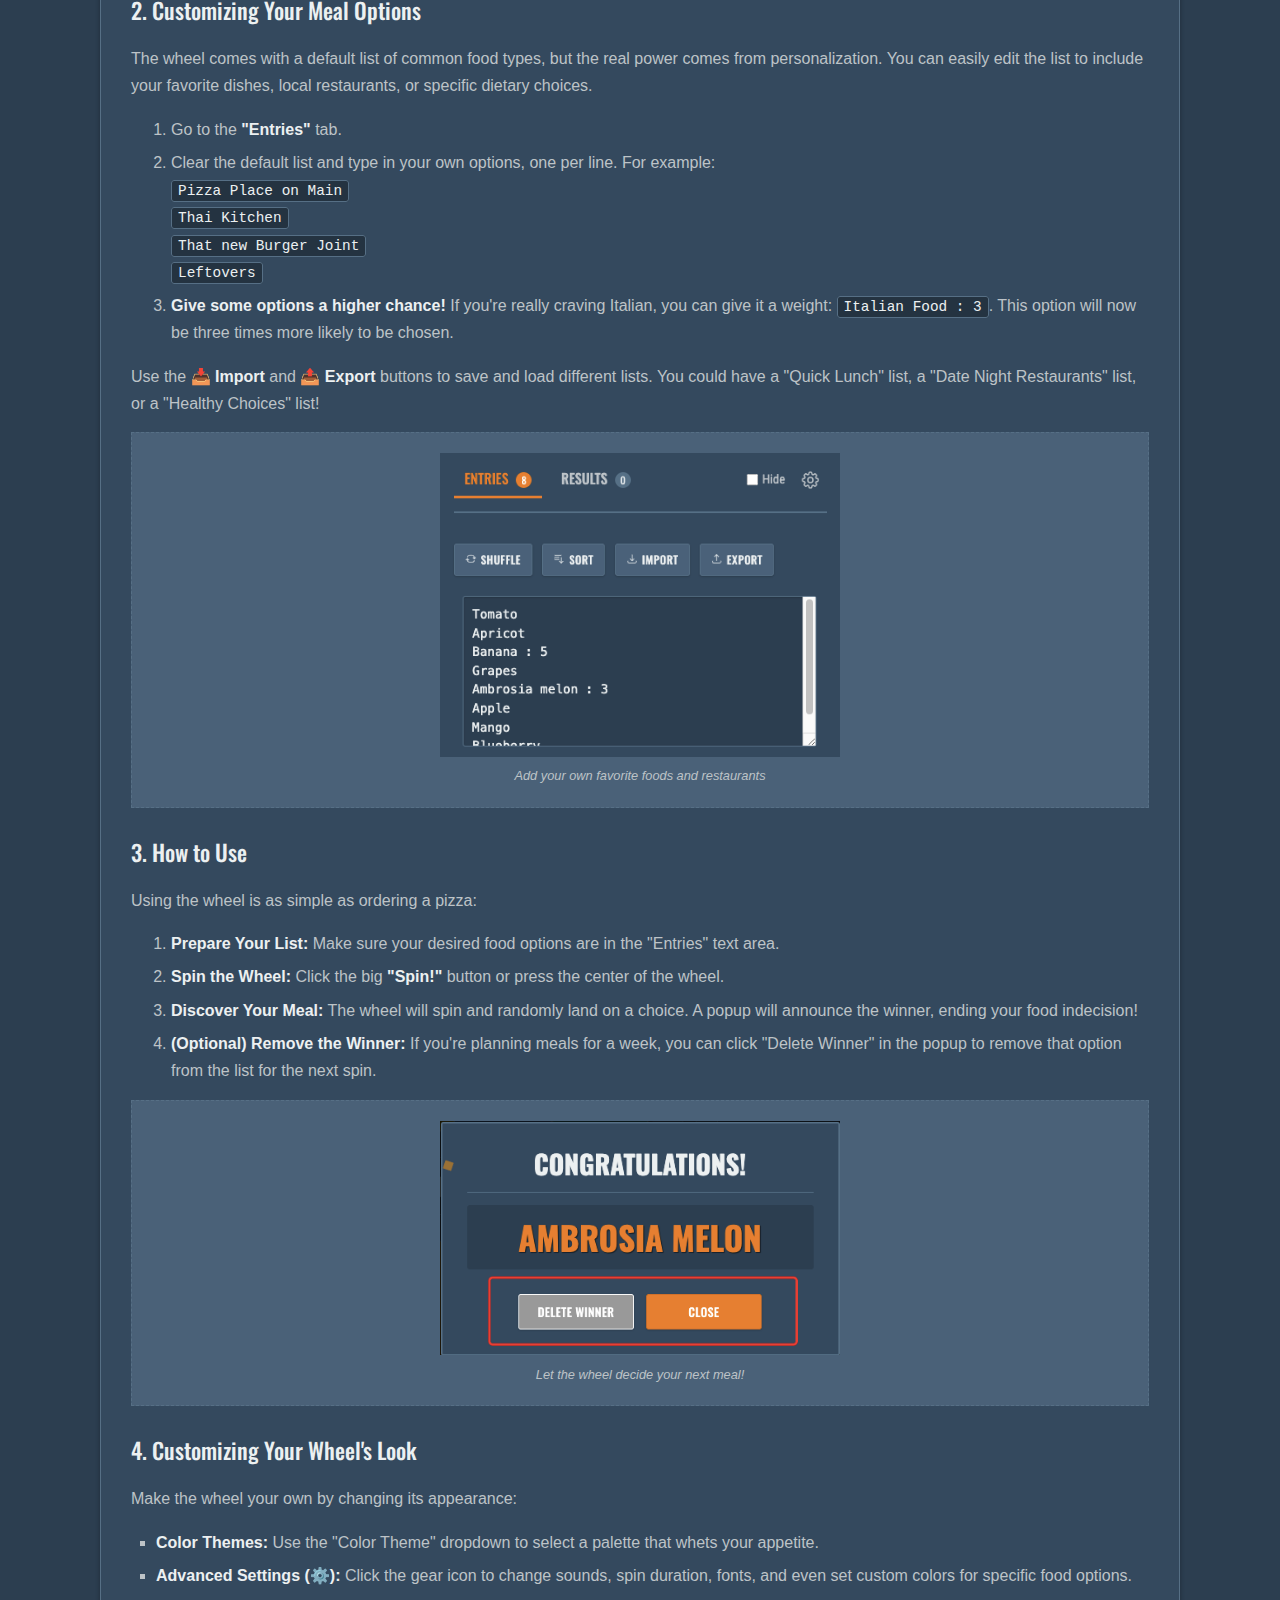
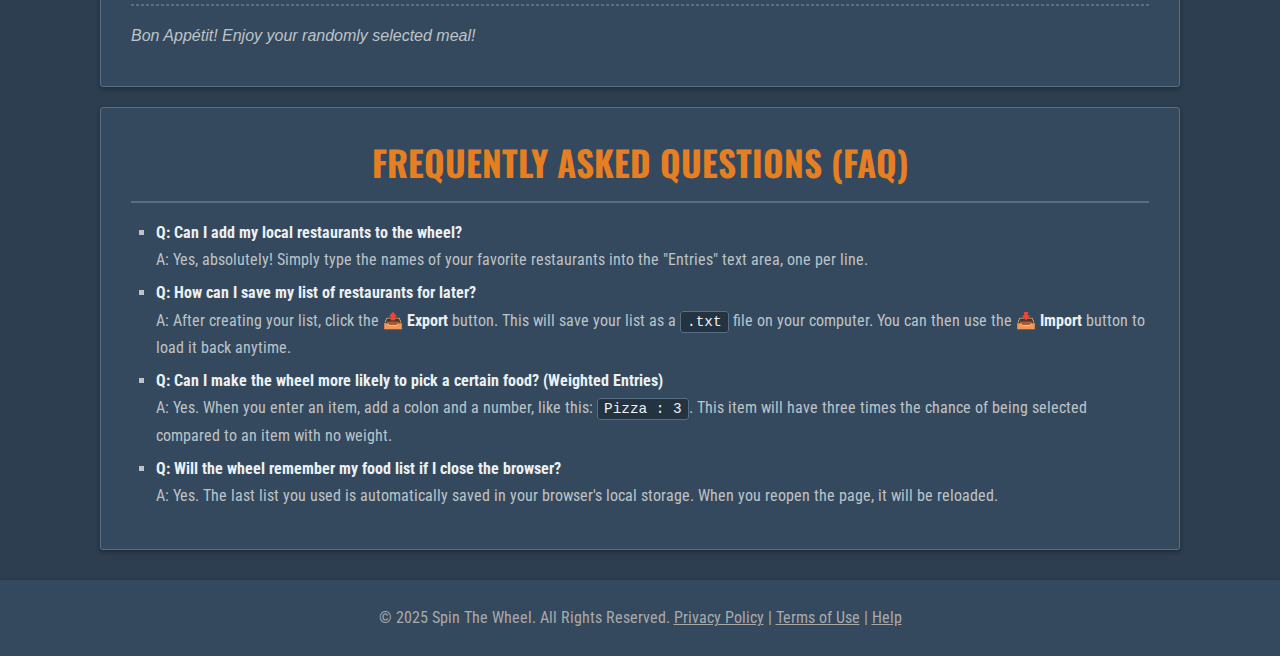
<file: what-to-eat-wheel.html>
<!DOCTYPE html>
<html lang="en">
<head>
    <meta charset="UTF-8">
    <meta name="viewport" content="width=device-width, initial-scale=1.0">
    <title>What to Eat Wheel - A Fun Food Decision Maker</title>
    <meta name="description" content="Can't decide what to eat? Let the What to Eat Wheel make a random choice for you. Perfect for breakfast, lunch, or dinner decisions.">

    <meta property="og:title" content="What to Eat Wheel - A Fun Food Decision Maker">
    <meta property="og:description" content="Can't decide what to eat? Let the What to Eat Wheel make a random choice for you. Perfect for breakfast, lunch, or dinner decisions.">
    <meta property="og:type" content="website">
    <meta property="og:url" content="https://spinwheelonline.org/what-to-eat-wheel.html"> 
    <meta property="og:image" content="./static/img/namepickerwheel-1.png">
    <meta property="og:image:alt" content="What to Eat Wheel - A Fun Food Decision Maker">
    <meta property="og:site_name" content="Spin The Wheel">

    <!-- Twitter Card Meta Tags -->
    <meta name="twitter:card" content="summary_large_image">
    <meta name="twitter:title" content="What to Eat Wheel - A Fun Food Decision Maker">
    <meta name="twitter:description" content="Can't decide what to eat? Let the What to Eat Wheel make a random choice for you. Perfect for breakfast, lunch, or dinner decisions.">
    <meta name="twitter:image" content="./static/img/namepickerwheel-1.png">

    <link rel="canonical" href="https://spinwheelonline.org/what-to-eat-wheel.html">
    <link rel="preconnect" href="https://fonts.googleapis.com">
    <link rel="preconnect" href="https://fonts.gstatic.com" crossorigin>
    <link href="https://fonts.googleapis.com/css2?family=Oswald:wght@400;500;700&family=Roboto+Condensed:wght@400;700&display=swap" rel="stylesheet">
    <link rel="stylesheet" href="./static/css/index.css">

    <link rel="apple-touch-icon" href="./apple-touch-icon.png">
    <link rel="icon" type="image/png" sizes="32x32" href="./favicon-32x32.png">
    <link rel="icon" type="image/png" sizes="16x16" href="./favicon-16x16.png">
    <link rel="manifest" href="./site.webmanifest">
</head>
<body>
    <nav class="navbar-industrial">
        <div class="navbar-brand">
            <h1><a href="/"> Spin The Wheel</a></h1>
        </div>
        <button class="navbar-toggler" aria-label="Toggle navigation" aria-expanded="false" aria-controls="navbarIndustrialNav">
            <span class="toggler-icon"></span>
            <span class="toggler-icon"></span>
            <span class="toggler-icon"></span>
        </button>
        <div class="navbar-collapse" id="navbarIndustrialNav">
            <ul class="navbar-nav">
                <li class="nav-item"><a href="/" class="nav-link">Home</a></li>
                <li class="nav-item"><a href="#trending-wheels" class="nav-link">tools</a></li>
                <li class="nav-item"><a href="#faq-section" class="nav-link">FAQ</a></li>
                <li class="nav-item"><a href="./user-guide.html" class="nav-link js-scroll-trigger">User Guide</a></li>
                 <li class="nav-item"><a href="./about-us.html" class="nav-link">about</a></li>
                <li class="nav-item"><a href="./contact-us.html" class="nav-link">contact</a></li>
            </ul>
        </div>
    </nav>
    <div class="main-content-wrapper" id="mainContentWrapper">
        <div class="wheel-section">
            <div class="container">
                <div class="wheel-container" id="wheelAreaContainer">
                    <canvas id="wheelCanvas"></canvas>
                    <div class="wheel-overlay"><span>Click to Spin!</span></div>
                    <div class="pointer"></div>
                </div>
            </div>
        </div>
        <div class="controls-section" id="controlsSection">
            <div class="container">
                <div class="controls-header">
                    <div class="tabs">
                        <button class="tab-button active" data-tab="entries">Entries <span class="tab-count" id="entriesCountEl">0</span></button>
                        <button class="tab-button" data-tab="results">Results <span class="tab-count" id="resultsCountEl">0</span></button>
                    </div>
                    <div class="header-actions">
                        <div class="hide-controls-checkbox">
                            <input type="checkbox" id="hideControlsCheckbox">
                            <label for="hideControlsLabel">Hide</label>
                        </div>
                        <button id="advancedSettingsButton" class="icon-button" title="Advanced Settings">
                            <svg xmlns="http://www.w3.org/2000/svg" fill="none" viewBox="0 0 24 24" stroke-width="1.5">
                              <path stroke-linecap="round" stroke-linejoin="round" d="M10.343 3.94c.09-.542.56-.94 1.11-.94h1.093c.55 0 1.02.398 1.11.94l.149.894c.07.424.384.764.78.93.398.164.855.142 1.205-.108l.737-.527a1.125 1.125 0 0 1 1.45.12l.773.774c.39.389.44 1.002.12 1.45l-.527.737c-.25.35-.272.806-.107 1.204.165.397.505.71.93.78l.893.15c.543.09.94.559.94 1.109v1.094c0 .55-.397 1.02-.94 1.11l-.894.149c-.424.07-.764.383-.929.78-.165.398-.143.854.107 1.204l.527.738c.32.447.269 1.06-.12 1.45l-.774.773a1.125 1.125 0 0 1-1.449.12l-.738-.527c-.35-.25-.806-.272-1.203-.107-.398.165-.71.505-.781.929l-.149.894c-.09.542-.56.94-1.11.94h-1.094c-.55 0-1.019-.398-1.11-.94l-.148-.894c-.071-.424-.384-.764-.781-.93-.398-.164-.854-.142-1.204.108l-.738.527c-.447.32-1.06.269-1.45-.12l-.773-.774a1.125 1.125 0 0 1-.12-1.45l.527-.737c.25-.35.272-.806.108-1.204-.165-.397-.506-.71-.93-.78l-.894-.15c-.542-.09-.94-.56-.94-1.109v-1.094c0-.55.398-1.02.94-1.11l.894-.149c.424-.07.765-.383.93-.78.165-.398.143-.854-.108-1.204l-.526-.738a1.125 1.125 0 0 1 .12-1.45l.773-.773a1.125 1.125 0 0 1 1.45-.12l.737.527c.35.25.807.272 1.204.107.397-.165.71-.505.78-.929l.15-.894Z" />
                              <path stroke-linecap="round" stroke-linejoin="round" d="M15 12a3 3 0 1 1-6 0 3 3 0 0 1 6 0Z" />
                            </svg>
                        </button>
                        <button class="icon-button" title="User Guide"><a href="./user-guide.html" style="color:#ccc" title="User Guide">
                        <svg xmlns="http://www.w3.org/2000/svg" fill="none" viewBox="0 0 24 24" stroke-width="1.5" stroke="currentColor">
                          <path stroke-linecap="round" stroke-linejoin="round" d="M9.879 7.519c1.171-1.025 3.071-1.025 4.242 0 1.172 1.025 1.172 2.687 0 3.712-.203.179-.43.326-.67.442-.745.361-1.45.999-1.45 1.827v.75M21 12a9 9 0 1 1-18 0 9 9 0 0 1 18 0Zm-9 5.25h.008v.008H12v-.008Z" />
                        </svg></a>
                        </button>
                    </div>
                </div>

                <div id="advancedSettingsPanel" class="advanced-settings-panel collapsed">
                    <h2>Advanced Settings</h2>
                    <div class="settings-content">
                        <div class="setting-item">
                            <label for="soundToggleCheckbox">Enable Sounds : </label>
                            <input type="checkbox" id="soundToggleCheckbox">
                        </div>
                        <div class="setting-item">
                            <label for="spinDurationInput">Base Spin Duration (seconds) : </label>
                            <input type="number" id="spinDurationInput" min="1" max="10" step="0.5">
                        </div>
                        <div class="setting-item">
                            <label for="fontFamilySelect">Font Family : </label>
                            <select id="fontFamilySelect"></select>
                        </div>
                        <div class="setting-item">
                            <label for="fontSizeInput">Font Size (px) : </label>
                            <input type="number" id="fontSizeInput" min="8" max="24" step="1">
                        </div>
                        <hr>
                        <div class="custom-colors-section">
                            <p>Custom Segment Colors (Overrides Theme):</p>
                            <div id="customColorPickersContainer" class="custom-color-pickers">
                            </div>
                            <button id="resetCustomColorsButton" class="action-buttons" style="margin-top: 15px; font-size: 0.8rem; padding: 4px 8px;">Reset Custom Colors</button>
                        </div>
                    </div>
                </div>

                <div class="action-buttons">
                    <button id="shuffleButton">
                        <span class="icon">
                            <svg xmlns="http://www.w3.org/2000/svg" fill="none" viewBox="0 0 24 24" stroke-width="1.5">
                               <path stroke-linecap="round" stroke-linejoin="round" d="M19.5 12c0-1.232-.046-2.453-.138-3.662a4.006 4.006 0 0 0-3.7-3.7 48.678 48.678 0 0 0-7.324 0 4.006 4.006 0 0 0-3.7 3.7c-.017.22-.032.441-.046.662M19.5 12l3-3m-3 3-3-3m-12 3c0 1.232.046 2.453.138 3.662a4.006 4.006 0 0 0 3.7 3.7 48.656 48.656 0 0 0 7.324 0 4.006 4.006 0 0 0 3.7-3.7c.017-.22.032-.441.046-.662M4.5 12l3 3m-3-3-3 3" />
                            </svg>
                        </span> Shuffle
                    </button>
                    <button id="sortButton">
                        <span class="icon">
                            <svg xmlns="http://www.w3.org/2000/svg" fill="none" viewBox="0 0 24 24" stroke-width="1.5">
                              <path stroke-linecap="round" stroke-linejoin="round" d="M3 4.5h14.25M3 9h9.75M3 13.5h9.75m4.5-4.5v12m0 0-3.75-3.75M17.25 21 21 17.25" />
                            </svg>
                        </span> Sort
                    </button>
                    <button id="deduplicateButton">
                        <span class="icon">
                        <svg xmlns="http://www.w3.org/2000/svg" fill="none" viewBox="0 0 24 24" stroke-width="1.5" stroke="currentColor">
                          <path stroke-linecap="round" stroke-linejoin="round" d="M15.75 17.25v3.375c0 .621-.504 1.125-1.125 1.125h-9.75a1.125 1.125 0 0 1-1.125-1.125V7.875c0-.621.504-1.125 1.125-1.125H6.75a9.06 9.06 0 0 1 1.5.124m7.5 10.376h3.375c.621 0 1.125-.504 1.125-1.125V11.25c0-4.46-3.243-8.161-7.5-8.876a9.06 9.06 0 0 0-1.5-.124H9.375c-.621 0-1.125.504-1.125 1.125v3.5m7.5 10.375H9.375a1.125 1.125 0 0 1-1.125-1.125v-9.25m12 6.625v-1.875a3.375 3.375 0 0 0-3.375-3.375h-1.5a1.125 1.125 0 0 1-1.125-1.125v-1.5a3.375 3.375 0 0 0-3.375-3.375H9.75" />
                        </svg>
                        </span> Deduplicate
                    </button>
                    <button id="importButton">
                        <span class="icon">
                            <svg xmlns="http://www.w3.org/2000/svg" fill="none" viewBox="0 0 24 24" stroke-width="1.5">
                              <path stroke-linecap="round" stroke-linejoin="round" d="M3 16.5v2.25A2.25 2.25 0 005.25 21h13.5A2.25 2.25 0 0021 18.75V16.5M16.5 12L12 16.5m0 0L7.5 12m4.5 4.5V3" />
                            </svg>
                        </span> Import
                    </button>
                    <button id="exportButton">
                        <span class="icon">
                            <svg xmlns="http://www.w3.org/2000/svg" fill="none" viewBox="0 0 24 24" stroke-width="1.5">
                              <path stroke-linecap="round" stroke-linejoin="round" d="M3 16.5v2.25A2.25 2.25 0 005.25 21h13.5A2.25 2.25 0 0021 18.75V16.5m-13.5-9L12 3m0 0l4.5 4.5M12 3v13.5" />
                            </svg>
                        </span> Export
                    </button>
                    <input type="file" id="fileInput" accept=".txt" style="display: none;">
                </div>
                <textarea id="itemsInput" rows="7" placeholder="Enter food options one per line... (e.g., Pizza or Tacos : 2)"></textarea>
                <div id="resultsListArea" placeholder="Results will appear here..."></div>
                 <div class="theme-selector-container">
                    <label for="colorThemeSelect">Color Theme:</label>
                    <select id="colorThemeSelect"></select>
                </div>
                <div class="main-controls">
                    <button id="updateButton">Update Wheel</button>
                    <button id="spinButton">Spin!</button>
                </div>
                <div class="result-display" id="resultDisplay">Spin to select!</div>
            </div>
        </div>
        <button id="showControlsButton">Show Controls</button>
    </div>
    <div id="celebrationContainer"></div>

    <div class="modal-overlay" id="winnerModalOverlay">
        <div class="modal" id="winnerModal">
            <div class="modal-content">
                <div class="modal-title-main">Let's Eat...</div>
                <div class="winner-name" id="modalWinnerName">Winner Name</div>
                <div class="modal-actions">
                    <button class="modal-button-style delete" id="modalRemoveButton">Delete Winner</button>
                    <button class="modal-button-style close" id="modalCloseButton">Close</button>
                </div>
            </div>
        </div>
    </div>
        <div class="manual-section-wrapper" style="margin-bottom:0;">
 <div class="manual-section" id="trending-wheels" style="padding-bottom: 25px;">
     <h2 style="margin-top:0; text-align:center;">Trending Wheels</h2>
     <div class="trending-links-container">
         <a href="/" class="trending-link">
            <svg xmlns="http://www.w3.org/2000/svg" fill="none" viewBox="0 0 24 24" stroke-width="1.5" stroke="currentColor">
              <path stroke-linecap="round" stroke-linejoin="round" d="M9 12.75 11.25 15 15 9.75M21 12c0 1.268-.63 2.39-1.593 3.068a3.745 3.745 0 0 1-1.043 3.296 3.745 3.745 0 0 1-3.296 1.043A3.745 3.745 0 0 1 12 21c-1.268 0-2.39-.63-3.068-1.593a3.746 3.746 0 0 1-3.296-1.043 3.745 3.745 0 0 1-1.043-3.296A3.745 3.745 0 0 1 3 12c0-1.268.63-2.39 1.593-3.068a3.745 3.745 0 0 1 1.043-3.296 3.746 3.746 0 0 1 3.296-1.043A3.746 3.746 0 0 1 12 3c1.268 0 2.39.63 3.068 1.593a3.746 3.746 0 0 1 3.296 1.043 3.746 3.746 0 0 1 1.043 3.296A3.745 3.745 0 0 1 21 12Z" />
            </svg>
             <span>Random picker / Lucky Wheel</span>
         </a>

         <a href="truth-or-dare-wheel.html" class="trending-link">
            <svg xmlns="http://www.w3.org/2000/svg" fill="none" viewBox="0 0 24 24" stroke-width="1.5" stroke="currentColor">
              <path stroke-linecap="round" stroke-linejoin="round" d="M21 8.25c0-2.485-2.099-4.5-4.688-4.5-1.935 0-3.597 1.126-4.312 2.733-.715-1.607-2.377-2.733-4.313-2.733C5.1 3.75 3 5.765 3 8.25c0 7.22 9 12 9 12s9-4.78 9-12Z" />
            </svg>
             <span>Truth or Dare Wheel</span>
         </a>

         <a href="yes-or-no-wheel.html" class="trending-link">
             <svg xmlns="http://www.w3.org/2000/svg" fill="none" viewBox="0 0 24 24" stroke="currentColor">
               <path stroke-linecap="round" stroke-linejoin="round" d="M9.879 7.519c1.171-1.025 3.071-1.025 4.242 0 1.172 1.025 1.172 2.687 0
      3.712-.203.179-.43.326-.67.442-.745.361-1.45.999-1.45 1.827v.75M21 12a9 9 0 11-18 0 9 9 0 0118 0zm-9 5.25h.008v.008H12v-.008z" />
             </svg>
             <span>Yes or No Wheel</span>
         </a>

         <a href="what-to-do-wheel.html" class="trending-link">
            <svg xmlns="http://www.w3.org/2000/svg" fill="none" viewBox="0 0 24 24" stroke-width="1.5" stroke="currentColor">
              <path stroke-linecap="round" stroke-linejoin="round" d="M8.242 5.992h12m-12 6.003H20.24m-12 5.999h12M4.117 7.495v-3.75H2.99m1.125 3.75H2.99m1.125 0H5.24m-1.92 2.577a1.125 1.125 0 1 1 1.591 1.59l-1.83 1.83h2.16M2.99 15.745h1.125a1.125 1.125 0 0 1 0 2.25H3.74m0-.002h.375a1.125 1.125 0 0 1 0 2.25H2.99" />
            </svg>
             <span>What to Do Today Wheel</span>
         </a>

         <a href="what-to-eat-wheel.html" class="trending-link">
            <svg xmlns="http://www.w3.org/2000/svg" fill="none" viewBox="0 0 24 24" stroke-width="1.5" stroke="currentColor">
              <path stroke-linecap="round" stroke-linejoin="round" d="M12 8.25v-1.5m0 1.5c-1.355 0-2.697.056-4.024.166C6.845 8.51 6 9.473 6 10.608v2.513m6-4.871c1.355 0 2.697.056 4.024.166C17.155 8.51 18 9.473 18 10.608v2.513M15 8.25v-1.5m-6 1.5v-1.5m12 9.75-1.5.75a3.354 3.354 0 0 1-3 0 3.354 3.354 0 0 0-3 0 3.354 3.354 0 0 1-3 0 3.354 3.354 0 0 0-3 0 3.354 3.354 0 0 1-3 0L3 16.5m15-3.379a48.474 48.474 0 0 0-6-.371c-2.032 0-4.034.126-6 .371m12 0c.39.049.777.102 1.163.16 1.07.16 1.837 1.094 1.837 2.175v5.169c0 .621-.504 1.125-1.125 1.125H4.125A1.125 1.125 0 0 1 3 20.625v-5.17c0-1.08.768-2.014 1.837-2.174A47.78 47.78 0 0 1 6 13.12M12.265 3.11a.375.375 0 1 1-.53 0L12 2.845l.265.265Zm-3 0a.375.375 0 1 1-.53 0L9 2.845l.265.265Zm6 0a.375.375 0 1 1-.53 0L15 2.845l.265.265Z" />
            </svg>
             <span>Where / What to Eat Wheel</span>
         </a>

        <a href="magic-8-ball-wheel.html" class="trending-link">
            <svg xmlns="http://www.w3.org/2000/svg" fill="none" viewBox="0 0 24 24" stroke-width="1.5" stroke="currentColor">
                <path stroke-linecap="round" stroke-linejoin="round" d="M21.75 9v.906a2.25 2.25 0 01-1.183 1.981l-6.478 3.488M2.25 9v.906a2.25 2.25 0 001.183 1.981l6.478 3.488m8.868-1.455L15 7.5m5.25 3.75L15 7.5m0 0L9.75 11.25m5.25-3.75L9.75 3.75m0 0L4.5 7.5m5.25-3.75L4.5 11.25m0 0L2.25 9.75M15 12l-3 3m0 0l-3-3m3 3V15" />
            </svg>
            <span>Magic 8-Ball Wheel</span>
        </a>

        <a href="dice-roller-wheel.html" class="trending-link">
            <svg xmlns="http://www.w3.org/2000/svg" fill="none" viewBox="0 0 24 24" stroke-width="1.5" stroke="currentColor">
                <path stroke-linecap="round" stroke-linejoin="round" d="M21 7.5l-9-5.25L3 7.5m18 0l-9 5.25m9-5.25v9l-9 5.25M3 7.5l9 5.25M3 7.5v9l9 5.25m0-9v9" />
            </svg>
            <span>Dice Roller</span>
        </a>

        <a href="letter-randomizer-wheel.html" class="trending-link">
            <svg xmlns="http://www.w3.org/2000/svg" fill="none" viewBox="0 0 24 24" stroke-width="1.5" stroke="currentColor">
                <path stroke-linecap="round" stroke-linejoin="round" d="M7.5 8.25h9m-9 3H12m-1.5 3h1.5m-6.375 3h11.25c.621 0 1.125-.504 1.125-1.125V4.875c0-.621-.504-1.125-1.125-1.125H5.625c-.621 0-1.125.504-1.125 1.125v14.25c0 .621.504 1.125 1.125 1.125z" />
            </svg>
            <span>Letter Randomizer</span>
        </a>
        <a href="emotion-wheel.html" class="trending-link">
            <svg xmlns="http://www.w3.org/2000/svg" fill="none" viewBox="0 0 24 24" stroke-width="1.5" stroke="currentColor" class="size-6">
              <path stroke-linecap="round" stroke-linejoin="round" d="M15.182 15.182a4.5 4.5 0 0 1-6.364 0M21 12a9 9 0 1 1-18 0 9 9 0 0 1 18 0ZM9.75 9.75c0 .414-.168.75-.375.75S9 10.164 9 9.75 9.168 9 9.375 9s.375.336.375.75Zm-.375 0h.008v.015h-.008V9.75Zm5.625 0c0 .414-.168.75-.375.75s-.375-.336-.375-.75.168-.75.375-.75.375.336.375.75Zm-.375 0h.008v.015h-.008V9.75Z" />
            </svg>
            <span>Emotion Wheel / Feeling Wheel</span>
        </a>
     </div>
 </div>
</div>
        <div class="manual-section-wrapper" style="margin-bottom:0;">
        <div id="user-manual-main" class="manual-section">
            <h2>How to Use the What to Eat Wheel</h2>

            <h3 id="introduction">1. Introduction</h3>
            <p>Tired of the daily "What should we eat?" debate? The What to Eat Wheel is here to save the day! This tool is designed to make your meal decisions quick, easy, and fun. Whether you're deciding on dinner for tonight, a place to go for lunch, or what kind of takeout to order, just spin the wheel and let fate decide.</p>
            <div class="placeholder-image">
                <img src="./static/img/namepickerwheel-1.png" alt="The main interface of the What to Eat Wheel">
                <p>The What to Eat Wheel interface</p>
            </div>

            <h3 id="customizing-options">2. Customizing Your Meal Options</h3>
            <p>The wheel comes with a default list of common food types, but the real power comes from personalization. You can easily edit the list to include your favorite dishes, local restaurants, or specific dietary choices.</p>
            <ol>
                <li>Go to the <strong>"Entries"</strong> tab.</li>
                <li>Clear the default list and type in your own options, one per line. For example:
                    <br>
                    <code>Pizza Place on Main</code><br>
                    <code>Thai Kitchen</code><br>
                    <code>That new Burger Joint</code><br>
                    <code>Leftovers</code>
                </li>
                <li><strong>Give some options a higher chance!</strong> If you're really craving Italian, you can give it a weight: <code>Italian Food : 3</code>. This option will now be three times more likely to be chosen.</li>
            </ol>
            <p>Use the <strong>📥 Import</strong> and <strong>📤 Export</strong> buttons to save and load different lists. You could have a "Quick Lunch" list, a "Date Night Restaurants" list, or a "Healthy Choices" list!</p>
            <div class="placeholder-image">
                <img src="./static/img/entries-5.png" alt="The entries tab is where you customize your food list">
                <p>Add your own favorite foods and restaurants</p>
            </div>

            <h3 id="how-to-use">3. How to Use</h3>
            <p>Using the wheel is as simple as ordering a pizza:</p>
            <ol>
                <li><strong>Prepare Your List:</strong> Make sure your desired food options are in the "Entries" text area.</li>
                <li><strong>Spin the Wheel:</strong> Click the big <strong>"Spin!"</strong> button or press the center of the wheel.</li>
                <li><strong>Discover Your Meal:</strong> The wheel will spin and randomly land on a choice. A popup will announce the winner, ending your food indecision!</li>
                <li><strong>(Optional) Remove the Winner:</strong> If you're planning meals for a week, you can click "Delete Winner" in the popup to remove that option from the list for the next spin.</li>
            </ol>
            <div class="placeholder-image">
                <img src="./static/img/winner-modal-13.png" alt="The Winner Modal showing the chosen food">
                <p>Let the wheel decide your next meal!</p>
            </div>
            
            <h3 id="customization-visual">4. Customizing Your Wheel's Look</h3>
            <p>Make the wheel your own by changing its appearance:</p>
            <ul>
                <li><strong>Color Themes:</strong> Use the "Color Theme" dropdown to select a palette that whets your appetite.</li>
                <li><strong>Advanced Settings (⚙️):</strong> Click the gear icon to change sounds, spin duration, fonts, and even set custom colors for specific food options.</li>
            </ul>
            <hr>
            <p><em>Bon Appétit! Enjoy your randomly selected meal!</em></p>
        </div></div>

<div id="faq-section" class="manual-section container" style="margin-top:20px;">
    <h2>Frequently Asked Questions (FAQ)</h2>
    <ul>
        <li><strong>Q: Can I add my local restaurants to the wheel?</strong><br>
            A: Yes, absolutely! Simply type the names of your favorite restaurants into the "Entries" text area, one per line.
        </li>
        <li><strong>Q: How can I save my list of restaurants for later?</strong><br>
            A: After creating your list, click the <strong>📤 Export</strong> button. This will save your list as a <code>.txt</code> file on your computer. You can then use the <strong>📥 Import</strong> button to load it back anytime.
        </li>
        <li><strong>Q: Can I make the wheel more likely to pick a certain food? (Weighted Entries)</strong><br>
            A: Yes. When you enter an item, add a colon and a number, like this: <code>Pizza : 3</code>. This item will have three times the chance of being selected compared to an item with no weight.
        </li>
        <li><strong>Q: Will the wheel remember my food list if I close the browser?</strong><br>
            A: Yes. The last list you used is automatically saved in your browser's local storage. When you reopen the page, it will be reloaded.
        </li>
    </ul>
</div>
<footer>
    <p>© 2025 Spin The Wheel. All Rights Reserved. <a href="./privacy-policy.html">Privacy Policy</a> | <a href="./terms-of-use.html">Terms of Use</a> | <a href="./user-guide.html">Help</a></p>
</footer>

<script src="./static/js/wheel.js"></script>
</body>
</html>
</file>
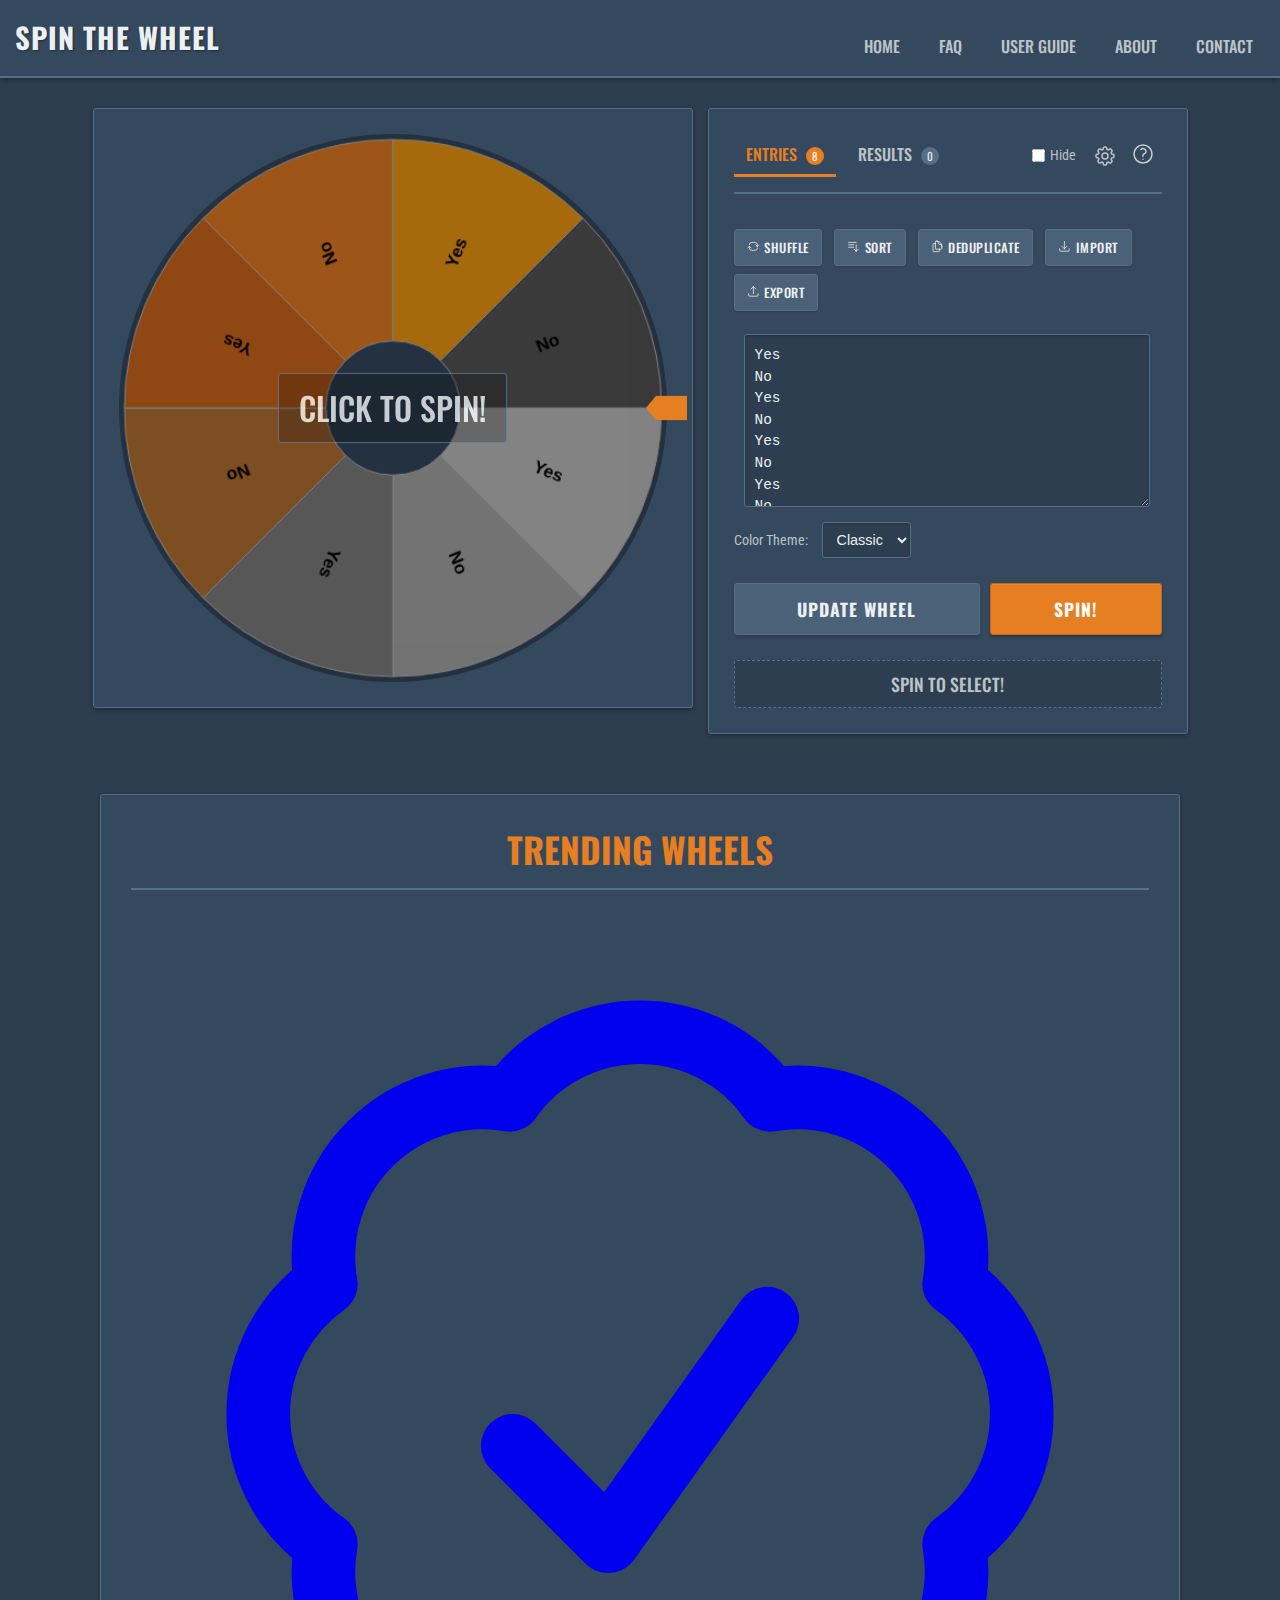
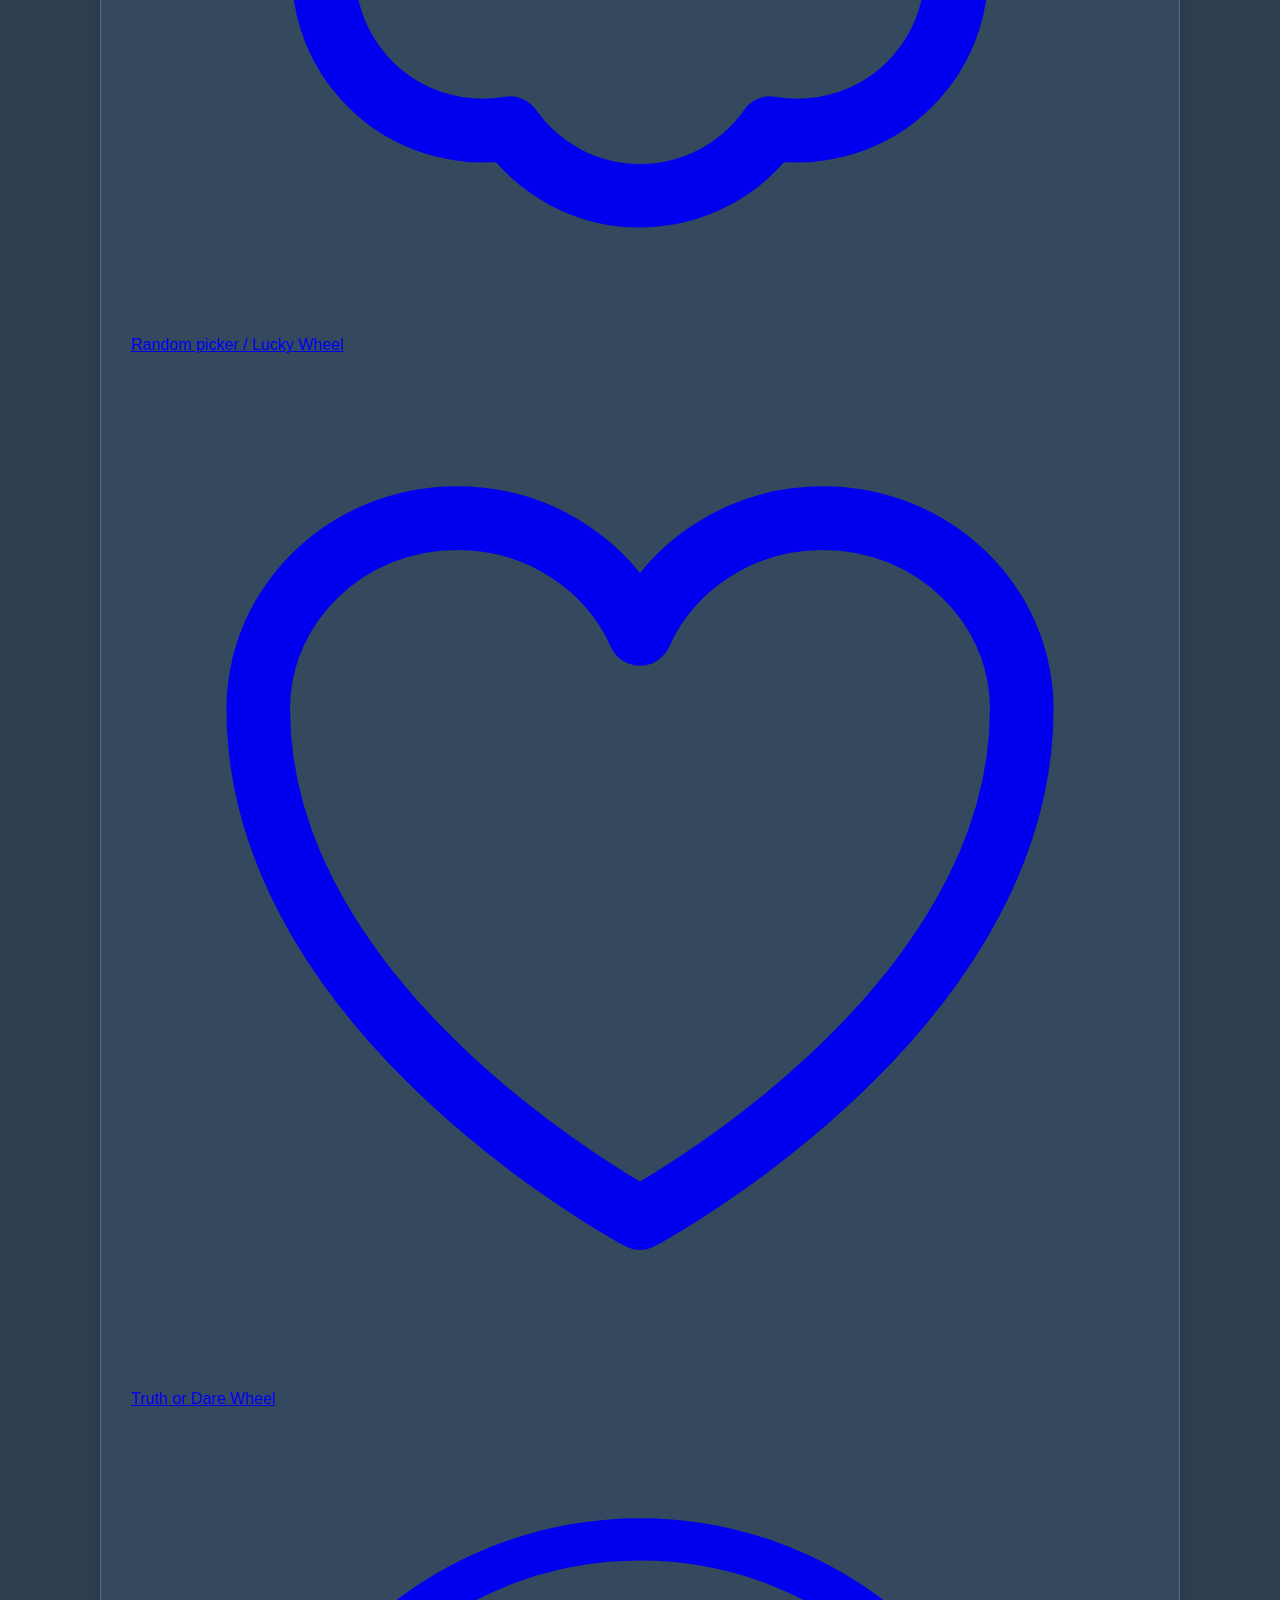
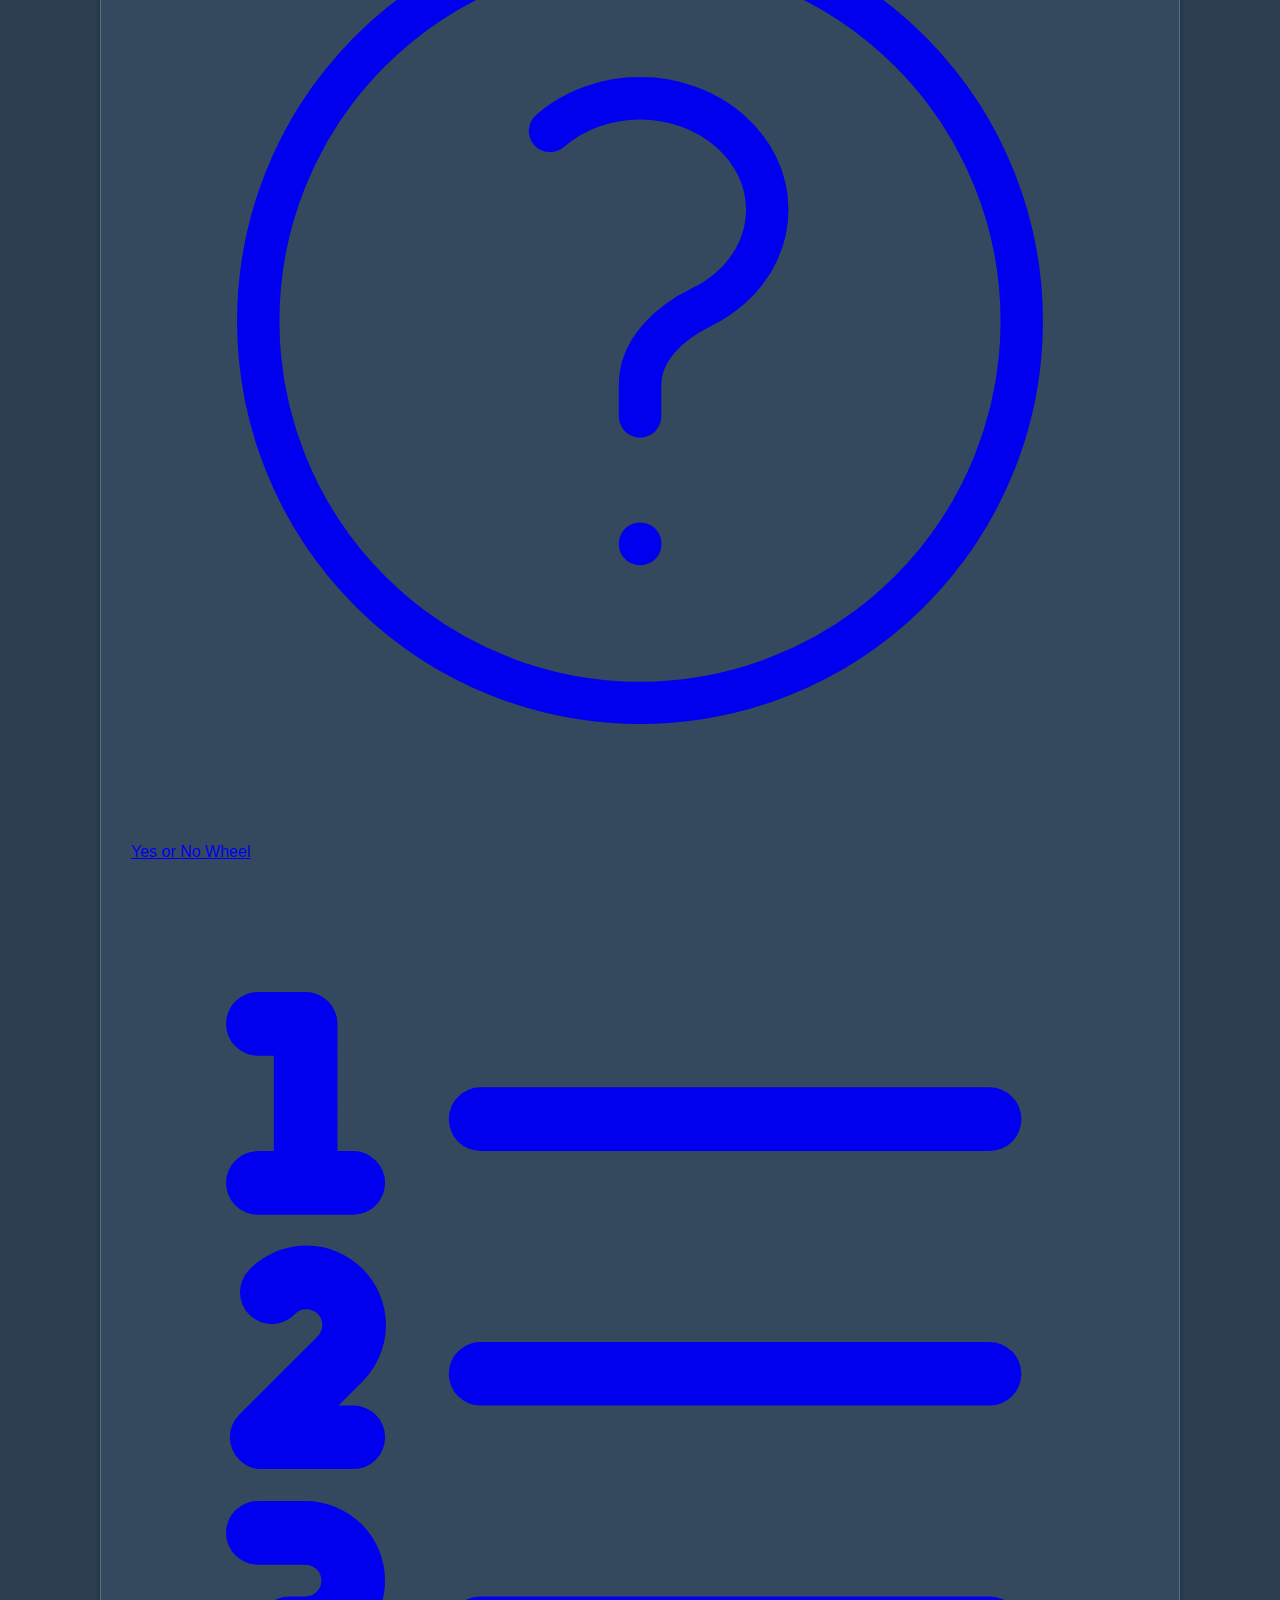
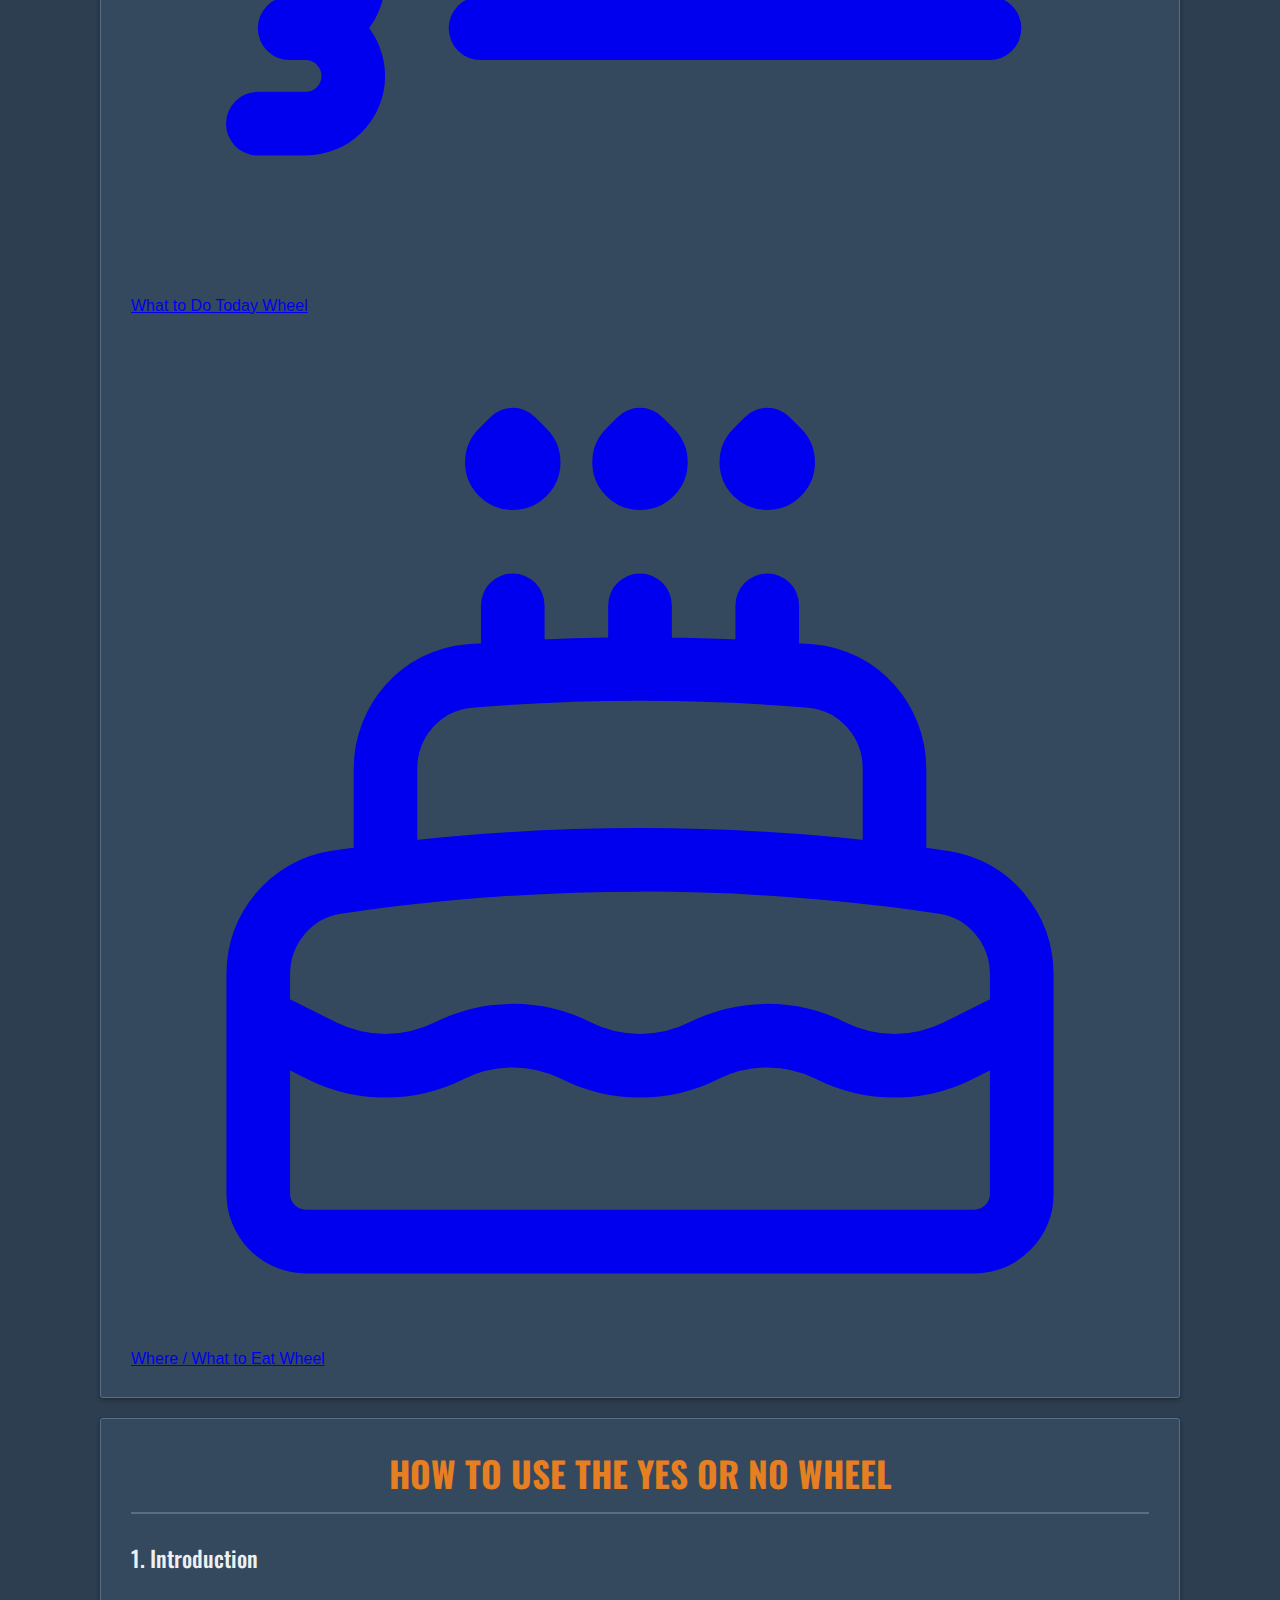
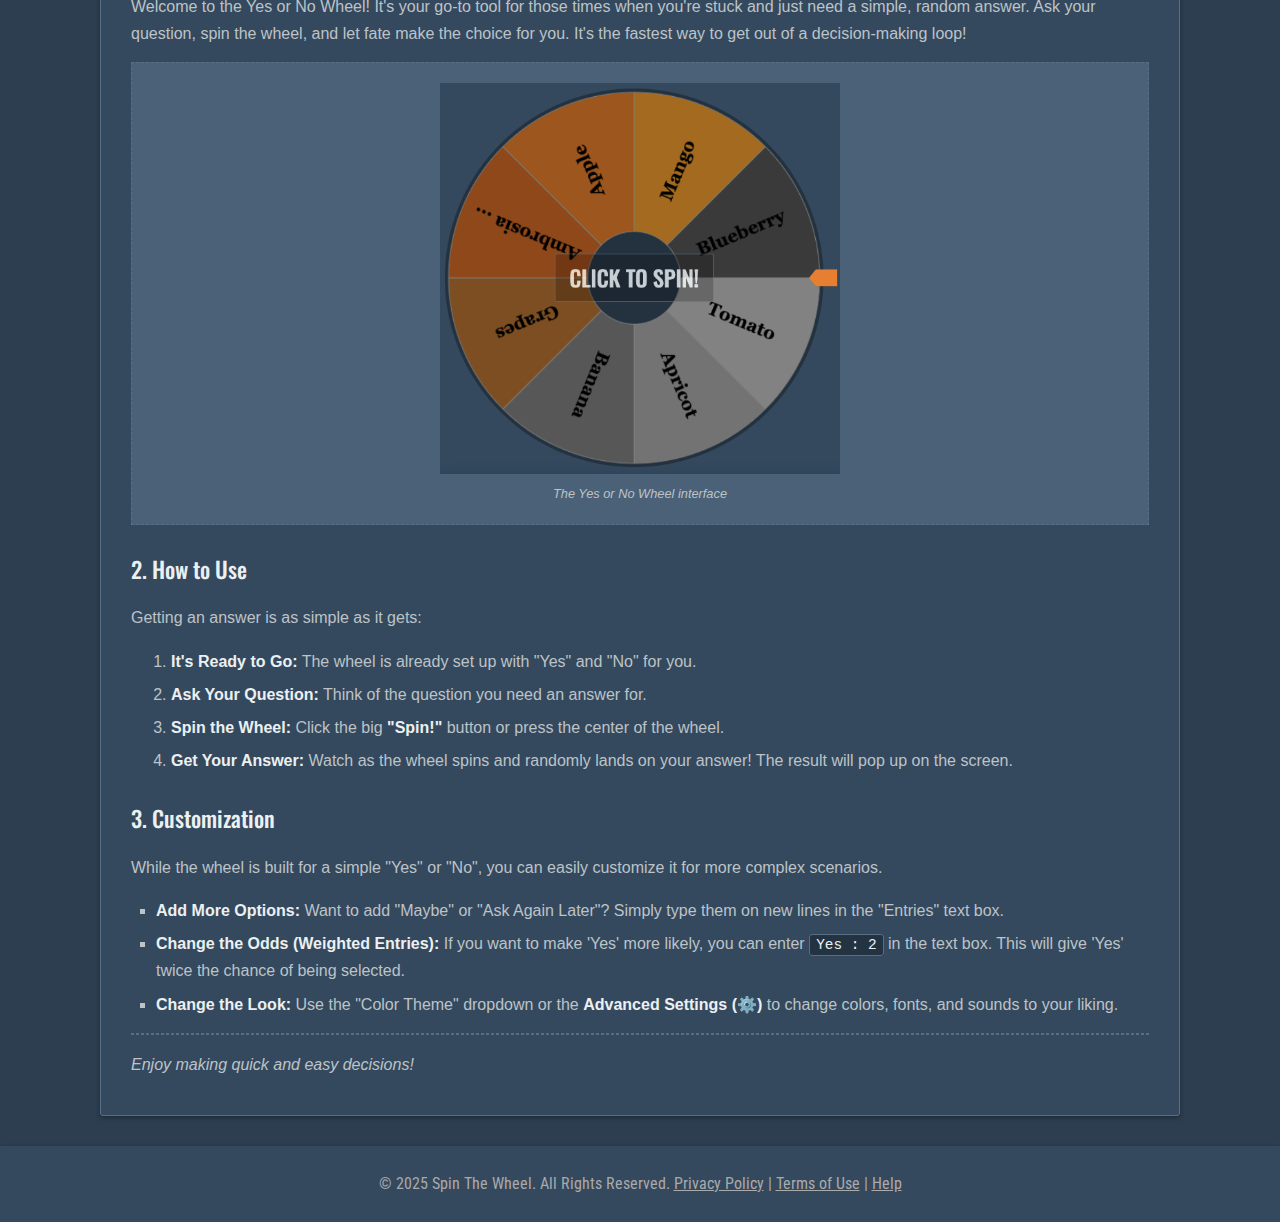
<file: yes-or-no-wheel.html>
<!DOCTYPE html>
<html lang="en">
<head>
    <meta charset="UTF-8">
    <meta name="viewport" content="width=device-width, initial-scale=1.0">
    <title>Yes or No Wheel - Wheel Decide</title>
    <meta name="description" content="Can't decide? Let the Yes or No Wheel make a random choice for you. A quick, easy, and fun way to get a 'yes' or 'no' answer instantly.">

    <meta property="og:title" content="Yes or No Wheel - A Fun Decision Maker">
    <meta property="og:description" content="Can't decide? Let the Yes or No Wheel make a random choice for you. A quick, easy, and fun way to get a 'yes' or 'no' answer instantly.">
    <meta property="og:type" content="website">
    <meta property="og:url" content="https://spinwheelonline.org/yes-or-no-wheel.html"> 
    <meta property="og:image" content="./static/img/namepickerwheel-1.png">
    <meta property="og:image:alt" content="Yes or No Wheel - A Fun Decision Maker">
    <meta property="og:site_name" content="Spin The Wheel">

    <!-- Twitter Card Meta Tags -->
    <meta name="twitter:card" content="summary_large_image">
    <meta name="twitter:title" content="Yes or No Wheel - A Fun Decision Maker">
    <meta name="twitter:description" content="Can't decide? Let the Yes or No Wheel make a random choice for you. A quick, easy, and fun way to get a 'yes' or 'no' answer instantly.">
    <meta name="twitter:image" content="./static/img/namepickerwheel-1.png">

    <link rel="canonical" href="https://spinwheelonline.org/yes-or-no-wheel.html">
    <link rel="preconnect" href="https://fonts.googleapis.com">
    <link rel="preconnect" href="https://fonts.gstatic.com" crossorigin>
    <link href="https://fonts.googleapis.com/css2?family=Oswald:wght@400;500;700&family=Roboto+Condensed:wght@400;700&display=swap" rel="stylesheet">
    <link rel="stylesheet" href="./static/css/index.css">

    <link rel="apple-touch-icon" href="./apple-touch-icon.png">
    <link rel="icon" type="image/png" sizes="32x32" href="./favicon-32x32.png">
    <link rel="icon" type="image/png" sizes="16x16" href="./favicon-16x16.png">
    <link rel="manifest" href="./site.webmanifest">
</head>
<body>
    <nav class="navbar-industrial">
        <div class="navbar-brand">
            <h1><a href="/"> Spin The Wheel</a></h1>
        </div>
        <button class="navbar-toggler" aria-label="Toggle navigation" aria-expanded="false" aria-controls="navbarIndustrialNav">
            <span class="toggler-icon"></span>
            <span class="toggler-icon"></span>
            <span class="toggler-icon"></span>
        </button>
        <div class="navbar-collapse" id="navbarIndustrialNav">
            <ul class="navbar-nav">
                <li class="nav-item"><a href="/" class="nav-link">Home</a></li>
                <li class="nav-item"><a href="#faq-section" class="nav-link">FAQ</a></li>
                <li class="nav-item"><a href="./user-guide.html" class="nav-link js-scroll-trigger">User Guide</a></li>
                <li class="nav-item"><a href="./about-us.html" class="nav-link">About</a></li>
                <li class="nav-item"><a href="./contact-us.html" class="nav-link">Contact</a></li>
            </ul>
        </div>
    </nav>
    <div class="main-content-wrapper" id="mainContentWrapper">
        <div class="wheel-section">
            <div class="container">
                <div class="wheel-container" id="wheelAreaContainer">
                    <canvas id="wheelCanvas"></canvas>
                    <div class="wheel-overlay"><span>Click to Spin!</span></div>
                    <div class="pointer"></div>
                </div>
            </div>
        </div>
        <div class="controls-section" id="controlsSection">
            <div class="container">
                <div class="controls-header">
                    <div class="tabs">
                        <button class="tab-button active" data-tab="entries">Entries <span class="tab-count" id="entriesCountEl">0</span></button>
                        <button class="tab-button" data-tab="results">Results <span class="tab-count" id="resultsCountEl">0</span></button>
                    </div>
                    <div class="header-actions">
                        <div class="hide-controls-checkbox">
                            <input type="checkbox" id="hideControlsCheckbox">
                            <label for="hideControlsCheckbox" id="hideControlsLabel">Hide</label>
                        </div>
                        <button id="advancedSettingsButton" class="icon-button" title="Advanced Settings">
                            <svg xmlns="http://www.w3.org/2000/svg" fill="none" viewBox="0 0 24 24" stroke-width="1.5">
                              <path stroke-linecap="round" stroke-linejoin="round" d="M10.343 3.94c.09-.542.56-.94 1.11-.94h1.093c.55 0 1.02.398 1.11.94l.149.894c.07.424.384.764.78.93.398.164.855.142 1.205-.108l.737-.527a1.125 1.125 0 0 1 1.45.12l.773.774c.39.389.44 1.002.12 1.45l-.527.737c-.25.35-.272.806-.107 1.204.165.397.505.71.93.78l.893.15c.543.09.94.559.94 1.109v1.094c0 .55-.397 1.02-.94 1.11l-.894.149c-.424.07-.764.383-.929.78-.165.398-.143.854.107 1.204l.527.738c.32.447.269 1.06-.12 1.45l-.774.773a1.125 1.125 0 0 1-1.449.12l-.738-.527c-.35-.25-.806-.272-1.203-.107-.398.165-.71.505-.781.929l-.149.894c-.09.542-.56.94-1.11.94h-1.094c-.55 0-1.019-.398-1.11-.94l-.148-.894c-.071-.424-.384-.764-.781-.93-.398-.164-.854-.142-1.204.108l-.738.527c-.447.32-1.06.269-1.45-.12l-.773-.774a1.125 1.125 0 0 1-.12-1.45l.527-.737c.25-.35.272-.806.108-1.204-.165-.397-.506-.71-.93-.78l-.894-.15c-.542-.09-.94-.56-.94-1.109v-1.094c0-.55.398-1.02.94-1.11l.894-.149c.424-.07.765-.383.93-.78.165-.398.143-.854-.108-1.204l-.526-.738a1.125 1.125 0 0 1 .12-1.45l.773-.773a1.125 1.125 0 0 1 1.45-.12l.737.527c.35.25.807.272 1.204.107.397-.165.71-.505.78-.929l.15-.894Z" />
                              <path stroke-linecap="round" stroke-linejoin="round" d="M15 12a3 3 0 1 1-6 0 3 3 0 0 1 6 0Z" />
                            </svg>
                        </button>
                        <button class="icon-button" title="User Guide"><a href="./user-guide.html" style="color:#ccc" title="User Guide">
                        <svg xmlns="http://www.w3.org/2000/svg" fill="none" viewBox="0 0 24 24" stroke-width="1.5" stroke="currentColor">
                          <path stroke-linecap="round" stroke-linejoin="round" d="M9.879 7.519c1.171-1.025 3.071-1.025 4.242 0 1.172 1.025 1.172 2.687 0 3.712-.203.179-.43.326-.67.442-.745.361-1.45.999-1.45 1.827v.75M21 12a9 9 0 1 1-18 0 9 9 0 0 1 18 0Zm-9 5.25h.008v.008H12v-.008Z" />
                        </svg></a>
                        </button>
                    </div>
                </div>

                <div id="advancedSettingsPanel" class="advanced-settings-panel collapsed">
                    <h2>Advanced Settings</h2>
                    <div class="settings-content">
                        <div class="setting-item">
                            <label for="soundToggleCheckbox">Enable Sounds : </label>
                            <input type="checkbox" id="soundToggleCheckbox">
                        </div>
                        <div class="setting-item">
                            <label for="spinDurationInput">Base Spin Duration (seconds) : </label>
                            <input type="number" id="spinDurationInput" min="1" max="10" step="0.5">
                        </div>
                        <div class="setting-item">
                            <label for="fontFamilySelect">Font Family : </label>
                            <select id="fontFamilySelect"></select>
                        </div>
                        <div class="setting-item">
                            <label for="fontSizeInput">Font Size (px) : </label>
                            <input type="number" id="fontSizeInput" min="8" max="24" step="1">
                        </div>
                        <hr>
                        <div class="custom-colors-section">
                            <p>Custom Segment Colors (Overrides Theme):</p>
                            <div id="customColorPickersContainer" class="custom-color-pickers">
                            </div>
                            <button id="resetCustomColorsButton" class="action-buttons" style="margin-top: 15px; font-size: 0.8rem; padding: 4px 8px;">Reset Custom Colors</button>
                        </div>
                    </div>
                </div>

                <div class="action-buttons">
                    <button id="shuffleButton">
                        <span class="icon">
                            <svg xmlns="http://www.w3.org/2000/svg" fill="none" viewBox="0 0 24 24" stroke-width="1.5">
                               <path stroke-linecap="round" stroke-linejoin="round" d="M19.5 12c0-1.232-.046-2.453-.138-3.662a4.006 4.006 0 0 0-3.7-3.7 48.678 48.678 0 0 0-7.324 0 4.006 4.006 0 0 0-3.7 3.7c-.017.22-.032.441-.046.662M19.5 12l3-3m-3 3-3-3m-12 3c0 1.232.046 2.453.138 3.662a4.006 4.006 0 0 0 3.7 3.7 48.656 48.656 0 0 0 7.324 0 4.006 4.006 0 0 0 3.7-3.7c.017-.22.032-.441.046-.662M4.5 12l3 3m-3-3-3 3" />
                            </svg>
                        </span> Shuffle
                    </button>
                    <button id="sortButton">
                        <span class="icon">
                            <svg xmlns="http://www.w3.org/2000/svg" fill="none" viewBox="0 0 24 24" stroke-width="1.5">
                              <path stroke-linecap="round" stroke-linejoin="round" d="M3 4.5h14.25M3 9h9.75M3 13.5h9.75m4.5-4.5v12m0 0-3.75-3.75M17.25 21 21 17.25" />
                            </svg>
                        </span> Sort
                    </button>
                    <button id="deduplicateButton">
                        <span class="icon">
                        <svg xmlns="http://www.w3.org/2000/svg" fill="none" viewBox="0 0 24 24" stroke-width="1.5" stroke="currentColor">
                          <path stroke-linecap="round" stroke-linejoin="round" d="M15.75 17.25v3.375c0 .621-.504 1.125-1.125 1.125h-9.75a1.125 1.125 0 0 1-1.125-1.125V7.875c0-.621.504-1.125 1.125-1.125H6.75a9.06 9.06 0 0 1 1.5.124m7.5 10.376h3.375c.621 0 1.125-.504 1.125-1.125V11.25c0-4.46-3.243-8.161-7.5-8.876a9.06 9.06 0 0 0-1.5-.124H9.375c-.621 0-1.125.504-1.125 1.125v3.5m7.5 10.375H9.375a1.125 1.125 0 0 1-1.125-1.125v-9.25m12 6.625v-1.875a3.375 3.375 0 0 0-3.375-3.375h-1.5a1.125 1.125 0 0 1-1.125-1.125v-1.5a3.375 3.375 0 0 0-3.375-3.375H9.75" />
                        </svg>
                        </span> Deduplicate
                    </button>
                    <button id="importButton">
                        <span class="icon">
                            <svg xmlns="http://www.w3.org/2000/svg" fill="none" viewBox="0 0 24 24" stroke-width="1.5">
                              <path stroke-linecap="round" stroke-linejoin="round" d="M3 16.5v2.25A2.25 2.25 0 005.25 21h13.5A2.25 2.25 0 0021 18.75V16.5M16.5 12L12 16.5m0 0L7.5 12m4.5 4.5V3" />
                            </svg>
                        </span> Import
                    </button>
                    <button id="exportButton">
                        <span class="icon">
                            <svg xmlns="http://www.w3.org/2000/svg" fill="none" viewBox="0 0 24 24" stroke-width="1.5">
                              <path stroke-linecap="round" stroke-linejoin="round" d="M3 16.5v2.25A2.25 2.25 0 005.25 21h13.5A2.25 2.25 0 0021 18.75V16.5m-13.5-9L12 3m0 0l4.5 4.5M12 3v13.5" />
                            </svg>
                        </span> Export
                    </button>
                    <input type="file" id="fileInput" accept=".txt" style="display: none;">
                </div>
                <textarea id="itemsInput" rows="7" placeholder="Enter one item per line... (e.g., Yes or No)"></textarea>
                <div id="resultsListArea" placeholder="Results will appear here..."></div>
                 <div class="theme-selector-container">
                    <label for="colorThemeSelect">Color Theme:</label>
                    <select id="colorThemeSelect"></select>
                </div>
                <div class="main-controls">
                    <button id="updateButton">Update Wheel</button>
                    <button id="spinButton">Spin!</button>
                </div>
                <div class="result-display" id="resultDisplay">Spin to select!</div>
            </div>
        </div>
        <button id="showControlsButton">Show Controls</button>
    </div>
    <div id="celebrationContainer"></div>

    <div class="modal-overlay" id="winnerModalOverlay">
        <div class="modal" id="winnerModal">
            <div class="modal-content">
                <div class="modal-title-main">The Answer Is...</div>
                <div class="winner-name" id="modalWinnerName">Winner Name</div>
                <div class="modal-actions">
                    <button class="modal-button-style delete" id="modalRemoveButton" style="display:none;">Delete Winner</button>
                    <button class="modal-button-style close" id="modalCloseButton">Close</button>
                </div>
            </div>
        </div>
    </div>
        <div class="manual-section-wrapper" style="margin-bottom:0;">
 <div class="manual-section" id="trending-wheels" style="padding-bottom: 25px;">
     <h2 style="margin-top:0; text-align:center;">Trending Wheels</h2>
     <div class="trending-links-container">
         <a href="yes-or-no-wheel.html" class="trending-link">
            <svg xmlns="http://www.w3.org/2000/svg" fill="none" viewBox="0 0 24 24" stroke-width="1.5" stroke="currentColor">
              <path stroke-linecap="round" stroke-linejoin="round" d="M9 12.75 11.25 15 15 9.75M21 12c0 1.268-.63 2.39-1.593 3.068a3.745 3.745 0 0 1-1.043 3.296 3.745 3.745 0 0 1-3.296 1.043A3.745 3.745 0 0 1 12 21c-1.268 0-2.39-.63-3.068-1.593a3.746 3.746 0 0 1-3.296-1.043 3.745 3.745 0 0 1-1.043-3.296A3.745 3.745 0 0 1 3 12c0-1.268.63-2.39 1.593-3.068a3.745 3.745 0 0 1 1.043-3.296 3.746 3.746 0 0 1 3.296-1.043A3.746 3.746 0 0 1 12 3c1.268 0 2.39.63 3.068 1.593a3.746 3.746 0 0 1 3.296 1.043 3.746 3.746 0 0 1 1.043 3.296A3.745 3.745 0 0 1 21 12Z" />
            </svg>
             <span>Random picker / Lucky Wheel</span>
         </a>

         <a href="truth-or-dare-wheel.html" class="trending-link">
            <svg xmlns="http://www.w3.org/2000/svg" fill="none" viewBox="0 0 24 24" stroke-width="1.5" stroke="currentColor">
              <path stroke-linecap="round" stroke-linejoin="round" d="M21 8.25c0-2.485-2.099-4.5-4.688-4.5-1.935 0-3.597 1.126-4.312 2.733-.715-1.607-2.377-2.733-4.313-2.733C5.1 3.75 3 5.765 3 8.25c0 7.22 9 12 9 12s9-4.78 9-12Z" />
            </svg>
             <span>Truth or Dare Wheel</span>
         </a>

         <a href="yes-or-no-wheel.html" class="trending-link">
             <svg xmlns="http://www.w3.org/2000/svg" fill="none" viewBox="0 0 24 24" stroke="currentColor">
               <path stroke-linecap="round" stroke-linejoin="round" d="M9.879 7.519c1.171-1.025 3.071-1.025 4.242 0 1.172 1.025 1.172 2.687 0
      3.712-.203.179-.43.326-.67.442-.745.361-1.45.999-1.45 1.827v.75M21 12a9 9 0 11-18 0 9 9 0 0118 0zm-9 5.25h.008v.008H12v-.008z" />
             </svg>
             <span>Yes or No Wheel</span>
         </a>

         <a href="what-to-do-wheel.html" class="trending-link">
            <svg xmlns="http://www.w3.org/2000/svg" fill="none" viewBox="0 0 24 24" stroke-width="1.5" stroke="currentColor">
              <path stroke-linecap="round" stroke-linejoin="round" d="M8.242 5.992h12m-12 6.003H20.24m-12 5.999h12M4.117 7.495v-3.75H2.99m1.125 3.75H2.99m1.125 0H5.24m-1.92 2.577a1.125 1.125 0 1 1 1.591 1.59l-1.83 1.83h2.16M2.99 15.745h1.125a1.125 1.125 0 0 1 0 2.25H3.74m0-.002h.375a1.125 1.125 0 0 1 0 2.25H2.99" />
            </svg>
             <span>What to Do Today Wheel</span>
         </a>

         <a href="what-to-eat-wheel.html" class="trending-link">
            <svg xmlns="http://www.w3.org/2000/svg" fill="none" viewBox="0 0 24 24" stroke-width="1.5" stroke="currentColor">
              <path stroke-linecap="round" stroke-linejoin="round" d="M12 8.25v-1.5m0 1.5c-1.355 0-2.697.056-4.024.166C6.845 8.51 6 9.473 6 10.608v2.513m6-4.871c1.355 0 2.697.056 4.024.166C17.155 8.51 18 9.473 18 10.608v2.513M15 8.25v-1.5m-6 1.5v-1.5m12 9.75-1.5.75a3.354 3.354 0 0 1-3 0 3.354 3.354 0 0 0-3 0 3.354 3.354 0 0 1-3 0 3.354 3.354 0 0 0-3 0 3.354 3.354 0 0 1-3 0L3 16.5m15-3.379a48.474 48.474 0 0 0-6-.371c-2.032 0-4.034.126-6 .371m12 0c.39.049.777.102 1.163.16 1.07.16 1.837 1.094 1.837 2.175v5.169c0 .621-.504 1.125-1.125 1.125H4.125A1.125 1.125 0 0 1 3 20.625v-5.17c0-1.08.768-2.014 1.837-2.174A47.78 47.78 0 0 1 6 13.12M12.265 3.11a.375.375 0 1 1-.53 0L12 2.845l.265.265Zm-3 0a.375.375 0 1 1-.53 0L9 2.845l.265.265Zm6 0a.375.375 0 1 1-.53 0L15 2.845l.265.265Z" />
            </svg>
             <span>Where / What to Eat Wheel</span>
         </a>

     </div>
 </div></div>
        <div class="manual-section-wrapper" style="margin-bottom:0;">
        <div id="user-manual-main" class="manual-section">
            <h2>How to Use the Yes or No Wheel</h2>

            <h3 id="introduction">1. Introduction</h3>
            <p>Welcome to the Yes or No Wheel! It's your go-to tool for those times when you're stuck and just need a simple, random answer. Ask your question, spin the wheel, and let fate make the choice for you. It's the fastest way to get out of a decision-making loop!</p>
            <div class="placeholder-image">
                <img src="./static/img/namepickerwheel-1.png" alt="The main interface of the Yes or No Wheel">
                <p>The Yes or No Wheel interface</p>
            </div>

            <h3 id="how-to-use">2. How to Use</h3>
            <p>Getting an answer is as simple as it gets:</p>
            <ol>
                <li><strong>It's Ready to Go:</strong> The wheel is already set up with "Yes" and "No" for you.</li>
                <li><strong>Ask Your Question:</strong> Think of the question you need an answer for.</li>
                <li><strong>Spin the Wheel:</strong> Click the big <strong>"Spin!"</strong> button or press the center of the wheel.</li>
                <li><strong>Get Your Answer:</strong> Watch as the wheel spins and randomly lands on your answer! The result will pop up on the screen.</li>
            </ol>
            
            <h3 id="customization">3. Customization</h3>
            <p>While the wheel is built for a simple "Yes" or "No", you can easily customize it for more complex scenarios.</p>
            <ul>
                <li><strong>Add More Options:</strong> Want to add "Maybe" or "Ask Again Later"? Simply type them on new lines in the "Entries" text box.</li>
                <li><strong>Change the Odds (Weighted Entries):</strong> If you want to make 'Yes' more likely, you can enter <code>Yes : 2</code> in the text box. This will give 'Yes' twice the chance of being selected.</li>
                <li><strong>Change the Look:</strong> Use the "Color Theme" dropdown or the <strong>Advanced Settings (⚙️)</strong> to change colors, fonts, and sounds to your liking.</li>
            </ul>
            <hr>
            <p><em>Enjoy making quick and easy decisions!</em></p>
        </div>
    </div>
<!-- START: ADDED USE CASES SECTION -->
<div class="use-cases-section-wrapper container" id="new-section" style="display:none;">
    <div class="w1080">
    <h2>Spin The Wheel to make random choices</h2>
    <div class="use-cases-grid">

        <div class="use-case-card">
            <div class="use-case-icon">🍽️</div>
            <h3>What to Eat</h3>
            <p>Can't decide? Let Spin the wheel help you choose your next meal and end daily dilemmas!</p>
        </div>

        <div class="use-case-card">
            <div class="use-case-icon">🎲</div>
            <h3>Truth or Dare</h3>
            <p>Truth or Dare, or picking the next party game – let Spin the wheel add random fun to your gatherings.</p>
        </div>

        <div class="use-case-card">
            <div class="use-case-icon">🧑‍🏫</div>
            <h3>Random Name Picker</h3>
            <p>Randomly select students for questions or activities, ensuring fairness and boosting engagement.</p>
        </div>

        <div class="use-case-card">
            <div class="use-case-icon">✈️</div>
            <h3>Wheel Spinner for Travel Destinations</h3>
            <p>Have a few dream destinations? Use Spin the wheel to make that exciting, random choice!</p>
        </div>

        <div class="use-case-card">
            <div class="use-case-icon">🎁</div>
            <h3>Reward Wheel</h3>
            <p>Give yourself a small, random reward after completing a task to boost motivation and surprise.</p>
        </div>

        <div class="use-case-card">
            <div class="use-case-icon">🧹</div>
            <h3>Wheel Of Chores</h3>
            <p>Make assigning chores less tedious! Spin the wheel for a fun and fair way to decide who does what.</p>
        </div>
        
        </div>
    </div>
</div>
    <div id="faq-section" class="manual-section container" style="display:none;margin-top:20px;">
        <h2>Frequently Asked Questions (FAQ)</h2>
        <ul>
            <li><strong>Q: Is the result from the Yes or No wheel truly random?</strong><br>
                A: Yes. The wheel uses your browser's built-in pseudo-random number generator to select a stopping point. For everyday decision-making, it is effectively random and unbiased.
            </li>
            <li><strong>Q: Can I add more options besides "Yes" and "No"?</strong><br>
                A: Absolutely! Just type your new options into the "Entries" text area, with each option on a new line. For example, you could add "Maybe" or "Definitely Not". Click "Update Wheel" to see your changes.
            </li>
            <li><strong>Q: Can I change the probability, for example, to make "Yes" more likely?</strong><br>
                A: Yes, this is called weighting. In the "Entries" box, type <code>Yes : 2</code> and <code>No : 1</code>. This will give "Yes" a 2-to-1 chance of being selected. You can use any numbers you like.
            </li>
            <li><strong>Q: Will the wheel remember my custom options if I close the page?</strong><br>
                A: Yes. Any list you enter is automatically saved in your browser's local storage. When you return to the page, your last-used list will be loaded.
            </li>
        </ul>
    </div>

    <footer>
        <p>© 2025 Spin The Wheel. All Rights Reserved. <a href="./privacy-policy.html">Privacy Policy</a> | <a href="./terms-of-use.html">Terms of Use</a> | <a href="./user-guide.html">Help</a></p>
    </footer>

    
    <script src="./static/js/truth-or-dare-wheel.js"></script>
</body>
</html>
</file>
<file: static/css/index.css>
:root {
    --industrial-bg: #2c3e50; 
    --industrial-surface: #34495e;
    --industrial-surface-light: #4a6178;
    --industrial-text: #ecf0f1;
    --industrial-text-secondary: #bdc3c7;
    --industrial-border: #566f85;
    --industrial-accent: #e67e22;
    --danger-color: #c0392b;

    --font-family-industrial: 'Oswald', 'Roboto Condensed', sans-serif;
    --font-family-base: 'Roboto Condensed', sans-serif;
    --border-radius-industrial: 3px;
    --box-shadow-industrial: 0 2px 5px rgba(0, 0, 0, 0.3);
}

body {
    font-family: var(--font-family-base);
    display: flex;
    flex-direction: column;
    align-items: center;
    min-height: 100vh;
    margin: 0;
    background-color: var(--industrial-bg);
    color: var(--industrial-text);
    box-sizing: border-box;
    overflow-x: hidden;
    overflow-y: auto;
    line-height: 1.5;
}

.main-content-wrapper {
    display: flex;
    flex-direction: column;
    align-items: center;
    width: 100%;
    max-width: 1000px;
    position: relative;
    margin-bottom:40px;
}
.main-content-wrapper.controls-hidden .controls-section {
    display: none;
}
.main-content-wrapper.controls-hidden .wheel-section {
    width: 100%;
    max-width: 600px;
    margin-left: auto;
    margin-right: auto;
}

.container {
    background-color: var(--industrial-surface);
    padding: 10px;
    border-radius: var(--border-radius-industrial);
    box-shadow: var(--box-shadow-industrial);
    border: 1px solid var(--industrial-border);
    text-align: center;
    width: 100%;
    box-sizing: border-box;
}

.wheel-section {
    display: flex;
    flex-direction: column;
    align-items: center;
    margin-bottom: 20px;
    width: 100%;
    transition: width 0.3s ease, max-width 0.3s ease, margin 0.3s ease;
}

.controls-section {
    width: 100%;
}

h1 { /* Main page H1, distinct from navbar h1 */
    font-family: var(--font-family-industrial);
    color: var(--industrial-text);
    text-transform: uppercase;
    letter-spacing: 1.5px;
    margin-top: 20px; /* Adjusted for navbar */
    margin-bottom: 20px;
    font-size: 30px;
    font-weight: 700;
    text-align: center;
    text-shadow: 1px 1px 2px rgba(0,0,0,0.4);
}

.wheel-container {
    position: relative;
    margin: 0 auto 20px auto;
    width: 90vw;
    height: 90vw;
    max-width: 650px;
    max-height: 650px;
    aspect-ratio: 1 / 1;
    transition: width 0.3s ease, height 0.3s ease, max-width 0.3s ease, max-height 0.3s ease;
}
.main-content-wrapper.controls-hidden .wheel-container {
    width: 100%; height: 100%; max-width: 600px; max-height: 600px;
}

canvas { display: block; border-radius: 50%; width: 100%; height: 100%; }

.wheel-overlay {
    position: absolute; top: 0; left: 0; width: 100%; height: 100%;
    border-radius: 50%; display: flex; align-items: center; justify-content: center;
    background-color: rgba(0, 0, 0, 0.4);
    color: var(--industrial-text);
    font-family: var(--font-family-industrial);
    font-size: 1.6em; font-weight: 500; text-transform: uppercase;
    cursor: pointer; z-index: 5; opacity: 0.8;
    transition: opacity 0.2s ease-in-out, background-color 0.2s ease-in-out;
}
.wheel-overlay:hover {
    opacity: 1;
    background-color: rgba(0, 0, 0, 0.5);
}
.wheel-overlay span {
    padding: 10px 20px;
    font-size:xx-large;
    background-color: rgba(0,0,0,0.3);
    border: 1px solid var(--industrial-border);
    border-radius: var(--border-radius-industrial);
}
.wheel-container.spinning .wheel-overlay { display: none; }

.pointer {
    width: 25px; height: 40px;
    background-color: var(--industrial-accent);
    clip-path: polygon(0 0, 100% 0, 100% 75%, 50% 100%, 0 75%);
    border: 1px solid #c0671a; /* Approx. darken(var(--industrial-accent),15%) */
    position: absolute;
    top: 50%; right: -12px;
    transform: translateY(-50%) rotate(90deg);
    z-index: 10;
    box-shadow: 2px 2px 3px rgba(0,0,0,0.3);
    border-left: none !important; border-right: none !important; border-top: none !important;
}

.controls-header {
    display: flex; justify-content: space-between; align-items: center;
    margin-bottom: 20px;
    border-bottom: 2px solid var(--industrial-border);
    padding-bottom: 15px;
}
.tabs { display: flex; }
.tab-button {
    background: none; border: none; padding: 8px 12px; cursor: pointer;
    font-family: var(--font-family-industrial);
    font-size: 1rem; color: var(--industrial-text-secondary); font-weight: 500;
    text-transform: uppercase;
    border-bottom: 3px solid transparent;
    margin-right: 10px; white-space: nowrap;
    transition: color 0.2s ease, border-bottom-color 0.2s ease;
}
.tab-button.active {
    color: var(--industrial-accent);
    border-bottom-color: var(--industrial-accent);
}
.tab-count {
    background-color: var(--industrial-border); color: var(--industrial-text);
    border-radius: 10px; padding: 1px 6px;
    font-size: 0.7rem; margin-left: 5px; font-weight: 400;
}
.tab-button.active .tab-count { background-color: var(--industrial-accent); color: #fff; }

.header-actions { display: flex; align-items: center; }
.hide-controls-checkbox { display: flex; align-items: center; font-size: 0.9rem; margin-right: 10px; }
.hide-controls-checkbox input { margin-right: 5px; transform: scale(1); filter: grayscale(1) brightness(1.5); }
.hide-controls-checkbox label { margin-bottom: 0; cursor:pointer; color: var(--industrial-text-secondary); }

.icon-button {
    background: none; border: none; font-size: 1em; padding: 6px; cursor: pointer;
    color: var(--industrial-text-secondary); line-height: 1; border-radius: var(--border-radius-industrial);
    transition: color 0.2s ease, background-color 0.2s ease;
    display: inline-flex; align-items: center; justify-content: center;
    border: 1px solid transparent;
}
.icon-button svg { width: 1.5em; height: 1.5em; stroke: currentColor; pointer-events: none; stroke-width: 1.5; }
.icon-button:hover {
    color: var(--industrial-accent);
    background-color: rgba(0,0,0,0.1);
    border-color: var(--industrial-border);
}

.advanced-settings-panel {
    background-color: rgba(0,0,0,0.1);
    border: 1px solid var(--industrial-border);
    border-radius: var(--border-radius-industrial);
    color: var(--industrial-text);
    padding: 15px; margin-top: 15px; margin-bottom: 15px;
    overflow: hidden; max-height: 0; opacity: 0;
    transition: max-height 0.4s ease-in-out, opacity 0.3s ease-in-out, padding-top 0.4s ease-in-out, padding-bottom 0.4s ease-in-out, border-width 0.4s ease-in-out, margin-top 0.4s ease-in-out, margin-bottom 0.4s ease-in-out;
}
.advanced-settings-panel.expanded { max-height: 1000px; opacity: 1; padding: 20px; border-width: 1px; margin: 20px 0; }
.advanced-settings-panel.collapsed { padding-top: 0; padding-bottom: 0; border-width: 0; margin-top: 0; margin-bottom: 0; }

.advanced-settings-panel h2 {
    font-family: var(--font-family-industrial); text-transform: uppercase;
    margin-top: 0; margin-bottom: 15px; font-size: 1.3em; font-weight: 500;
    color: var(--industrial-text);
    border-bottom: 1px solid var(--industrial-border);
    padding-bottom: 10px;
}
.setting-item label, .custom-colors-section p {
    color: var(--industrial-text-secondary); font-size: 0.9rem;
}
hr { border-color: var(--industrial-border) !important; margin: 15px 0; border-style: dashed;}

.setting-item input[type="number"], .setting-item select,
#colorThemeSelect,
#itemsInput, #resultsListArea  {
    background-color: var(--industrial-bg);
    border: 1px solid var(--industrial-border);
    color: var(--industrial-text);
    border-radius: var(--border-radius-industrial);
    padding: 8px 10px;
    font-size: 0.9rem;
    box-shadow: inset 0 1px 2px rgba(0,0,0,0.2);
    transition: border-color 0.2s ease, background-color 0.2s ease;
    margin-left:10px
}

 #itemsInput, #resultsListArea {
    width: calc(100% - 22px); min-height: 120px; padding: 10px;
    margin-bottom: 15px; resize: vertical; box-sizing: border-box; line-height: 1.5;
}
#itemsInput::placeholder, #resultsListArea::placeholder,
.setting-item input[type="number"]::placeholder {
    color: var(--industrial-text-secondary); opacity: 0.8;
}
.setting-item input[type="number"]:focus, .setting-item select:focus,
#colorThemeSelect:focus,
#itemsInput:focus, #resultsListArea:focus {
    border-color: var(--industrial-accent);
    background-color: #385069; /* Approx. lighten(var(--industrial-bg), 5%) */
    outline: none; box-shadow: inset 0 1px 2px rgba(0,0,0,0.2), 0 0 0 2px rgba(230, 126, 34, 0.3); /* Assuming --industrial-accent-rgb based on var */
}
 #resultsListArea { display: none; background-color: var(--industrial-bg);white-space: pre-wrap;text-align: left;overflow-y: auto;}
.setting-item input[type="checkbox"] { filter: grayscale(1) brightness(1.2); margin-right: 6px; }

.custom-color-pickers input[type="color"] {
    border: 1px solid var(--industrial-border);
    border-radius: 2px; height: 30px;
}

.action-buttons { margin: 15px 0; text-align: left; }
.action-buttons button {
    background-color: var(--industrial-surface-light);
    color: var(--industrial-text);
    font-family: var(--font-family-industrial); text-transform: uppercase;
    font-size: 0.8rem; letter-spacing: 0.5px;
    padding: 8px 12px;
    border: 1px solid var(--industrial-border);
    border-radius: var(--border-radius-industrial);
    margin-right: 8px; margin-bottom: 8px; font-weight: 500;
    transition: background-color 0.2s ease, color 0.2s ease, border-color 0.2s ease, transform 0.1s ease;
    display: inline-flex; align-items: center;
    box-shadow: 0 1px 2px rgba(0,0,0,0.2);
}
.setting-item {
    display: flex;
    align-items: center;
    margin-bottom: 12px;
    flex-wrap: wrap;
}
.custom-color-pickers {
    display: grid;
    grid-template-columns: repeat(auto-fill, minmax(40px, 1fr));
    gap: 10px;
    margin-top: 8px;
}
.action-buttons button:hover:not(:disabled) {
    background-color: var(--industrial-accent);
    border-color: #d0711e; /* Approx. darken(var(--industrial-accent), 10%) */
    color: #fff;
    transform: translateY(-1px);
}
.action-buttons button:disabled {
    background-color: var(--industrial-surface);
    color: var(--industrial-text-secondary); opacity: 0.6;
    border-color: var(--industrial-border);
    cursor: not-allowed; box-shadow: none; transform: none;
}
.action-buttons button .icon svg { width: 1em; height: 1em; stroke: currentColor; pointer-events: none; margin-right: 5px; }

.theme-selector-container { margin-bottom: 20px; text-align: left; }
.theme-selector-container label { color: var(--industrial-text-secondary); font-size: 0.9rem; }

.main-controls { display: flex; justify-content: space-between; gap: 10px; }
.main-controls button {
    font-family: var(--font-family-industrial); text-transform: uppercase;
    background-color: var(--industrial-accent);
    color: white;
    border: 1px solid #c0671a; /* Approx. darken(var(--industrial-accent), 15%) */
    padding: 12px 18px; font-size: 1.1rem; font-weight: 700; letter-spacing: 1px;
    border-radius: var(--border-radius-industrial); cursor: pointer;
    transition: background-color 0.2s ease-in-out, transform 0.1s ease, box-shadow 0.1s ease;
    margin: 5px 0; flex-grow: 1;
    box-shadow: 0 2px 3px rgba(0,0,0,0.3), inset 0 1px 0 rgba(255,255,255,0.1);
}
.main-controls button:hover:not(:disabled) {
    background-color: #f38a30; /* Approx. lighten(var(--industrial-accent), 5%) */
    transform: translateY(-1px);
    box-shadow: 0 3px 5px rgba(0,0,0,0.35), inset 0 1px 0 rgba(255,255,255,0.1);
}
 .main-controls button:active:not(:disabled) {
    transform: translateY(0px);
    box-shadow: 0 1px 2px rgba(0,0,0,0.3), inset 0 1px 0 rgba(0,0,0,0.1);
}
.main-controls button#updateButton {
    background-color: var(--industrial-surface-light);
    color: var(--industrial-text);
    border-color: var(--industrial-border);
    box-shadow: 0 2px 3px rgba(0,0,0,0.2);
}
.main-controls button#updateButton:hover:not(:disabled) {
    background-color: #55708a; /* Approx. lighten(var(--industrial-surface-light), 5%) */
    border-color: #617fa0; /* Approx. lighten(var(--industrial-border), 5%) */
}

.result-display {
    margin-top: 20px; font-size: 1.1em; font-weight: 500;
    font-family: var(--font-family-industrial); text-transform: uppercase;
    min-height: 1.5em; padding: 10px 15px;
    background-color: var(--industrial-bg);
    border: 1px dashed var(--industrial-border);
    color: var(--industrial-text-secondary);
    border-radius: var(--border-radius-industrial);
    text-align: center;
}

#celebrationContainer {
    position: fixed; top: 0; left: 0; width: 100%; height: 100%;
    pointer-events: none; overflow: hidden; z-index: 4000;
}
.confetti {
    position: absolute; width: 10px; height: 10px;
    opacity: 0.7; animation: fall 3s ease-out forwards;
}
@keyframes fall {
    0% { transform: translateY(0) rotate(0deg); opacity: 0.9; }
    100% { transform: translateY(100vh) rotate(720deg); opacity: 0; }
}

.modal-overlay {
    position: fixed; top: 0; left: 0; width: 100%; height: 100%;
    background-color: rgba(0, 0, 0, 0.8);
    backdrop-filter: none;
    display: flex; align-items: center; justify-content: center; z-index: 1001;
    opacity: 0; visibility: hidden;
    transition: opacity 0.2s ease, visibility 0.2s ease;
}
.modal-overlay.active { opacity: 1; visibility: visible; }

.modal {
    background-color: var(--industrial-surface);
    border-radius: var(--border-radius-industrial);
    border: 2px solid var(--industrial-border);
    box-shadow: 0 10px 30px rgba(0,0,0,0.5);
    width: 90%; max-width: 480px;
    overflow: hidden;
    transform: scale(0.9) translateY(-20px);
    transition: transform 0.25s ease-out, opacity 0.2s ease-out;
    text-align: center; opacity: 0;
    color: var(--industrial-text);
}
.modal-overlay.active .modal { transform: scale(1) translateY(0); opacity: 1; }

.modal-content { padding: 25px 30px 30px 30px; }

.modal-title-main {
    font-family: var(--font-family-industrial); text-transform: uppercase;
    font-size: 2em; font-weight: 700;
    color: var(--industrial-text);
    margin-bottom: 15px;
    border-bottom: 1px solid var(--industrial-border); padding-bottom: 10px;
}

.winner-name {
    font-family: var(--font-family-industrial); text-transform: uppercase;
    font-size: 2.5em;
    color: var(--industrial-accent);
    text-shadow: 1px 1px 1px rgba(0,0,0,0.5);
    margin-bottom: 30px; font-weight: 700; line-height: 1.2;
    padding: 15px 20px;
    background-color: rgba(0,0,0,0.15);
    border-radius: var(--border-radius-industrial);
}

.modal-actions { display: flex; justify-content: center; gap: 15px; margin-top: 10px; }

.modal-button-style {
    font-family: var(--font-family-industrial); text-transform: uppercase;
    border: 1px solid var(--industrial-border);
    border-radius: var(--border-radius-industrial);
    padding: 10px 20px; font-size: 0.9rem; font-weight: 500; letter-spacing: 0.5px;
    cursor: pointer; transition: background-color 0.2s ease, border-color 0.2s ease, color 0.2s ease, transform 0.1s ease;
    min-width: 140px;
    box-shadow: 0 1px 2px rgba(0,0,0,0.2);
    color: var(--industrial-text);
    background-color: var(--industrial-surface-light);
}
.modal-button-style:hover {
    background-color: #55708a; /* Approx. lighten(var(--industrial-surface-light), 5%) */
    border-color: #617fa0; /* Approx. lighten(var(--industrial-border), 5%) */
    transform: translateY(-1px);
}
 .modal-button-style:active {
    transform: translateY(0);
    box-shadow: inset 0 1px 2px rgba(0,0,0,0.2);
}

.modal-button-style.close {
    background-color: var(--industrial-accent);
    border-color: #d0711e; /* Approx. darken(var(--industrial-accent), 10%) */
    color: #fff;
}
.modal-button-style.close:hover {
    background-color: #f38a30; /* Approx. lighten(var(--industrial-accent), 5%) */
    border-color: var(--industrial-accent);
}

.modal-button-style.delete {
    background-color: #999; /* Or var(--danger-color) e.g. #c0392b */
    border-color: #FFF; /* Approx. darken(var(--danger-color), 10%) */
    color: #fff;
}
.modal-button-style.delete:hover {
    background-color: #d04233; /* Approx. lighten(var(--danger-color), 5%) */
    border-color: var(--danger-color);
}

#showControlsButton {
    display: none; position: fixed; bottom: 20px; right: 20px;
    font-family: var(--font-family-industrial); text-transform: uppercase;
    padding: 10px 15px;
    background-color: var(--industrial-surface-light);
    color: var(--industrial-text);
    border: 1px solid var(--industrial-border);
    border-radius: var(--border-radius-industrial);
    box-shadow: 0 2px 5px rgba(0,0,0,0.3);
    cursor: pointer; z-index: 100;
    font-size: 0.85rem; font-weight: 500; letter-spacing: 0.5px;
    transition: background-color 0.2s ease, border-color 0.2s ease;
}
#showControlsButton:hover {
    background-color: var(--industrial-accent);
    border-color: #d0711e; /* Approx. darken(var(--industrial-accent),10%) */
    color: #fff;
}
.main-content-wrapper.controls-hidden #showControlsButton { display: inline-block; }

@media (min-width: 769px) {
    .main-content-wrapper { flex-direction: row; justify-content: space-around; align-items: flex-start; padding-top: 10px; max-width: 1100px; }
    .wheel-section { flex: 0 0 auto; margin-right: 10px; margin-bottom: 0; max-width: 600px; }
    .main-content-wrapper.controls-hidden .wheel-section { flex-grow: 1; max-width: 600px; }
    .controls-section { flex: 1 1 auto; max-width: 480px; }
    
    body > .main-content-wrapper > .container {
        background-color: transparent !important; padding: 0 !important; box-shadow: none !important;
        border: none !important;
    }
     .wheel-section > .container, .controls-section > .container {
        background-color: var(--industrial-surface);
        padding: 25px;
        border-radius: var(--border-radius-industrial);
        box-shadow: var(--box-shadow-industrial);
        border: 1px solid var(--industrial-border);
    }

    h1 { /* Main page H1 on desktop */
        margin-bottom: 0px; 
        font-size: 2.8em; /* Larger on desktop if desired, but it's within navbar */
    }
    .wheel-container { width: 100%; height: auto; max-width: 600px; max-height: 600px; margin-bottom: 0; }
}
@media (max-width: 768px) {
    .wheel-container {
        width: auto;
        height: auto;
    }

    .pointer { /* Mobile Pointer Style & Position */
        width: 25px; height: 40px;
        background-color: var(--industrial-accent);
        clip-path: polygon(0 0, 100% 0, 100% 75%, 50% 100%, 0 75%); /* Corrected clip-path */
        border: 1px solid #c0671a; /* Approx. darken(var(--industrial-accent),15%) */
        position: absolute;
        top: 0; left: 50%;
        transform: translateX(-50%) rotate(0deg); /* Corrected transform for top pointer */
        z-index: 10;
        box-shadow: 2px 2px 3px rgba(0,0,0,0.3);
    }

    .modal-title-main { font-size: 1.8em; }
    .winner-name { font-size: 2em; }

    .main-controls { flex-direction: column; }
    .main-controls button { width: 100%; margin: 8px 0; }
    #showControlsButton { bottom: 15px; right: 15px; padding: 8px 12px; font-size: 0.8rem; }
    .advanced-settings-panel h2 { font-size: 1.1em; }
    .advanced-settings-panel .setting-item label { min-width: 140px;}
}

/* User Manual & Other Content Section Styles */
.manual-section, .use-cases-section-wrapper { /* Combining for shared properties */
    margin-top: 30px; /* Adjusted from 40px for tighter spacing */
    margin-bottom: 30px; /* Adjusted */
    padding: 25px 30px;
    text-align: left;
    line-height: 1.7;
    color: var(--industrial-text);
    max-width: 1080px;
    margin-left: auto;
    margin-right: auto;
    background-color: var(--industrial-surface);
    border-radius: var(--border-radius-industrial);
    box-shadow: var(--box-shadow-industrial);
    border: 1px solid var(--industrial-border);
}
.use-cases-section-wrapper {
    text-align: center; /* H2 title centered */
}
.use-cases-section-wrapper .w1080{max-width:1080px;margin:0 auto;} /* Ensure content within is also constrained */

        /* User Manual Styles (Copied from original index.html for consistency) */
        .manual-section-wrapper { /* Wrapper for the main content area of this page */
            width: 100%;
            max-width: 1080px; /* Max width for the content */
            padding: 0; /* Horizontal padding */
            margin-top: 20px;
            margin-bottom: 40px;
            box-sizing: border-box;
            font-family: -apple-system, BlinkMacSystemFont, 'Segoe UI', Roboto, sans-serif;
            line-height: 1.6;
        }
        .manual-section {
            margin-top: 0; /* Reset from original as it's the main content here */
            margin-bottom: 0; /* Reset */
            padding: 25px 30px;
            text-align: left;
            line-height: 1.7;
            color: var(--industrial-text);
            background-color: var(--industrial-surface);
            border-radius: var(--border-radius-industrial);
            box-shadow: var(--box-shadow-industrial);
            border: 1px solid var(--industrial-border);
        }
        .manual-section h2 {
            font-family: var(--font-family-industrial);
            text-transform: uppercase;
            color: var(--industrial-accent);
            border-bottom: 2px solid var(--industrial-border);
            padding-bottom: 8px;
            margin-top: 30px;
            margin-bottom: 15px;
            font-size: 1.8em;
        }
        .manual-section h2:first-child { /* The main "User Manual" title */
            margin-top: 0;
            font-size: 2.2em; /* Make the main title a bit larger */
            text-align: center;
        }
        .manual-section h3 {
            font-family: var(--font-family-industrial);
            color: var(--industrial-text);
            margin-top: 25px;
            margin-bottom: 10px;
            font-size: 1.4em;
            font-weight: 500;
        }
        .manual-section p, .manual-section ul, .manual-section li {
            color: var(--industrial-text-secondary);
        }
        .manual-section p {
            margin-bottom: 12px;
        }
        .manual-section ul {
            margin-bottom: 15px;
            padding-left: 25px;
            list-style-type: square;
        }
        .manual-section li {
            margin-bottom: 6px;
        }
        .manual-section li a{color:#e67e22}
        .manual-section code {
            background-color: rgba(0,0,0,0.3);
            padding: 2px 6px;
            border-radius: var(--border-radius-industrial);
            font-family: 'Courier New', Courier, monospace;
            font-size: 0.9em;
            color: var(--industrial-text);
            border: 1px solid var(--industrial-border);
        }
        .manual-section strong {
            font-weight: 700;
            color: var(--industrial-text);
        }
        .manual-section em {
            font-style: italic;
        }
        /* For image placeholders in the manual */
        .manual-section .placeholder-image {
            background-color: var(--industrial-surface-light);
            border: 1px dashed var(--industrial-border);
            padding: 20px;
            margin: 15px 0;
            text-align: center;
            color: var(--industrial-text-secondary);
            font-style: italic;
            min-height: 100px;
        }
.manual-section .placeholder-image img{max-width:400px;}
.manual-section .placeholder-image p{padding:0;margin:0;font-size:0.8em}
/* Navbar Styles (Copied from your HTML and slightly refactored) */
.navbar-industrial,footer {
    background-color: var(--industrial-surface);
    border-bottom: 2px solid var(--industrial-border);
    padding: 10px 15px;
    display: flex;
    justify-content: space-between;
    align-items: center;
    z-index: 1000;
    width: 100%;
    margin-bottom: 20px;
    box-sizing: border-box;
    box-shadow: var(--box-shadow-industrial);
}

.navbar-brand h1 { /* Specific to H1 inside navbar-brand for the main page */
    font-family: var(--font-family-industrial);
    color: var(--industrial-text); /* Main text color for title */
    font-size: 1.8em; /* Adjusted size for nav title */
    text-decoration: none;
    font-weight: 700;
    text-transform: uppercase;
    letter-spacing: 1px;
    margin: 0; /* Remove default h1 margin */
}
.navbar-brand h1 a {
    color: inherit; /* Inherit color from h1 */
    text-decoration: none;
}
.navbar-brand h1 a:hover {
    color: var(--industrial-accent);
}

.navbar-toggler {
    display: none;
    background-color: transparent;
    border: 1px solid var(--industrial-text-secondary);
    border-radius: var(--border-radius-industrial);
    padding: 8px 10px;
    cursor: pointer;
}
.navbar-toggler:focus {
    outline: none;
    box-shadow: 0 0 0 2px rgba(230, 126, 34, 0.4); /* Assuming --industrial-accent-rgb based on var */
}
.toggler-icon {
    display: block;
    width: 22px;
    height: 2px;
    background-color: var(--industrial-text);
    margin: 4px 0;
    transition: transform 0.3s ease, opacity 0.3s ease;
}
.navbar-toggler[aria-expanded="true"] .toggler-icon:nth-child(1) {
    transform: translateY(6px) rotate(45deg);
}
.navbar-toggler[aria-expanded="true"] .toggler-icon:nth-child(2) {
    opacity: 0;
}
.navbar-toggler[aria-expanded="true"] .toggler-icon:nth-child(3) {
    transform: translateY(-6px) rotate(-45deg);
}
.navbar-collapse {
    display: flex;
}
.navbar-nav {
    list-style: none;
    padding-left: 0;
    margin-bottom: 0;
    display: flex;
    align-items: center;
}
.nav-item {
    margin-left: 15px;
}
.nav-item:first-child {
    margin-left: 0;
}
.nav-link {
    font-family: var(--font-family-industrial);
    color: var(--industrial-text-secondary);
    text-decoration: none;
    padding: 8px 12px;
    font-size: 1rem;
    font-weight: 500;
    text-transform: uppercase;
    border-radius: var(--border-radius-industrial);
    transition: color 0.2s ease, background-color 0.2s ease;
    display: block;
}
.nav-link:hover,
.nav-link.active {
    color: var(--industrial-accent);
    background-color: rgba(0,0,0,0.1);
}
@media (max-width: 768px) {
    .navbar-brand h1 {
        font-size: 1.0em;
    }
    .navbar-toggler {
        display: block;
    }
    .navbar-collapse {
        display: none;
        flex-direction: column;
        width: 100%;
        position: absolute;
        top: calc(10% + 2px); /* Position below the navbar border */
        left: 0;
        background-color: var(--industrial-surface);
        border-top: 1px solid var(--industrial-border); /* Or remove if navbar border-bottom is enough */
        box-shadow: 0 4px 5px rgba(0,0,0,0.2);
        padding-bottom: 10px;
    }
    .navbar-collapse.show {
        display: flex;
    }
    .navbar-nav {
        flex-direction: column;
        width: 100%;
    }
    .nav-item {
        margin-left: 0;
        width: 100%;
    }
    .nav-link {
        padding: 12px 15px;
        border-bottom: 1px solid var(--industrial-border);
        text-align: center;
    }
    .nav-item:last-child .nav-link {
        border-bottom: none;
    }
    .nav-link:hover,
    .nav-link.active {
        background-color: #55708a; /* Approx. lighten */
    }
.manual-section .placeholder-image img{max-width:300px;}
}

/* Use Cases Section Specific Styles */
.use-cases-grid {
    display: grid;
    grid-template-columns: repeat(auto-fit, minmax(280px, 1fr));
    gap: 20px;
    text-align: left;
}
.use-case-card {
    background-color: var(--industrial-surface-light);
    border: 1px solid var(--industrial-border);
    border-radius: var(--border-radius-industrial);
    padding: 20px;
    box-shadow: var(--box-shadow-industrial);
    transition: transform 0.2s ease-in-out, box-shadow 0.2s ease-in-out;
    display: flex;
    flex-direction: column;
    align-items: center;
    text-align: center;
}
.use-case-card:hover {
    transform: translateY(-5px);
    box-shadow: 0 4px 10px rgba(0, 0, 0, 0.4);
}
.use-case-icon {
    font-size: 3em; /* Adjusted from 5em for better balance */
    margin-bottom: 15px;
    color: var(--industrial-accent);
}
.use-case-card h3 {
    font-family: var(--font-family-industrial);
    color: var(--industrial-text);
    font-size: 1.4em;
    margin-top: 0;
    margin-bottom: 10px;
    text-transform: uppercase;
}
.use-case-card p {
    font-family: var(--font-family-base);
    color: var(--industrial-text-secondary);
    font-size: 0.95rem;
    line-height: 1.6;
    margin-bottom: 0;
    flex-grow: 1;
}
@media (max-width: 600px) {
    .use-cases-grid {
        grid-template-columns: 1fr;
    }
    .use-case-icon {
        font-size: 2.5em;
    }
}

/* Ensure body has some padding if navbar takes full width and isn't sticky */
body {
    padding-left: 15px;
    padding-right: 15px;
    /* padding-top: 15px; /* Add if navbar is NOT sticky and you want consistent top space */
}
.navbar-industrial,footer { /* Adjust navbar to work with body padding */
    width: calc(100% + 30px); /* Span full viewport width */
    margin-left: -15px;
    margin-right: -15px;
    margin-top: 0; /* If it's the very first element */
}
footer{text-align:center!important;margin:30px 0 0;display:inline-block;border-bottom:0}
footer, footer a{color:#aaa;}
footer a:hover{color:#ccc}
.contact-form {
    margin-top: 20px;
    text-align: left; /* Override parent's text-align: center if needed */
}

.contact-form div {
    margin-bottom: 15px; /* Spacing between form fields/groups */
}

.contact-form label {
    display: block; /* Makes label take full width */
    margin-bottom: 6px;
    font-family: var(--font-family-industrial);
    color: var(--industrial-text); /* Or var(--industrial-text-secondary) for less emphasis */
    font-size: 0.95rem;
    text-transform: uppercase;
    letter-spacing: 0.5px;
}

.contact-form input[type="text"],
.contact-form input[type="email"],
.contact-form textarea {
    width: 100%; /* Full width of its container */
    padding: 10px 12px;
    border: 1px solid var(--industrial-border);
    border-radius: var(--border-radius-industrial);
    background-color: var(--industrial-bg); /* Darker background for input */
    color: var(--industrial-text);
    font-family: var(--font-family-base);
    font-size: 1rem;
    box-sizing: border-box; /* Include padding and border in the element's total width and height */
    box-shadow: inset 0 1px 3px rgba(0,0,0,0.2); /* Subtle inner shadow */
    transition: border-color 0.2s ease, box-shadow 0.2s ease;
}

.contact-form input[type="text"]::placeholder,
.contact-form input[type="email"]::placeholder,
.contact-form textarea::placeholder {
    color: var(--industrial-text-secondary);
    opacity: 0.7;
}

.contact-form input[type="text"]:focus,
.contact-form input[type="email"]:focus,
.contact-form textarea:focus {
    border-color: var(--industrial-accent);
    outline: none; /* Remove default browser outline */
    box-shadow: inset 0 1px 3px rgba(0,0,0,0.2), 0 0 0 2px rgba(230, 126, 34, 0.3); /* Assuming accent color for focus ring, adjust RGB if needed */
    background-color: #385069; /* Slightly lighter version of --industrial-bg for focus */
}

.contact-form textarea {
    min-height: 120px;
    resize: vertical; /* Allow vertical resizing only */
    line-height: 1.5;
}

.contact-form button[type="submit"] {
    background-color: var(--industrial-accent);
    color: #ffffff; /* White text on accent bg */
    font-family: var(--font-family-industrial);
    text-transform: uppercase;
    padding: 12px 25px;
    border: 1px solid var(--industrial-accent); /* Border same as bg, or slightly darker */
    border-radius: var(--border-radius-industrial);
    cursor: pointer;
    font-size: 1.1rem;
    font-weight: 700;
    letter-spacing: 1px;
    transition: background-color 0.2s ease, border-color 0.2s ease, transform 0.1s ease;
    display: inline-block; /* To respect padding and allow centering if needed */
    box-shadow: 0 2px 3px rgba(0,0,0,0.2);
}

.contact-form button[type="submit"]:hover {
    /* background-color: lighten(var(--industrial-accent), 5%); SASS/LESS */
    background-color: #f38a30; /* Pre-calculated lighten */
    /* border-color: lighten(var(--industrial-accent), 5%); SASS/LESS */
    border-color: #f38a30;
    transform: translateY(-1px);
    box-shadow: 0 3px 5px rgba(0,0,0,0.3);
}

.contact-form button[type="submit"]:active {
    transform: translateY(0);
    box-shadow: inset 0 1px 2px rgba(0,0,0,0.2);
}

@media (max-width: 480px) {
    .contact-form input[type="text"],
    .contact-form input[type="email"],
    .contact-form textarea {
        font-size: 0.9rem; /* Slightly smaller font on very small screens */
        padding: 8px 10px;
    }

    .contact-form button[type="submit"] {
        width: 100%; /* Full width button on small screens */
        padding: 10px 15px;
        font-size: 1rem;
    }
}
</file>
